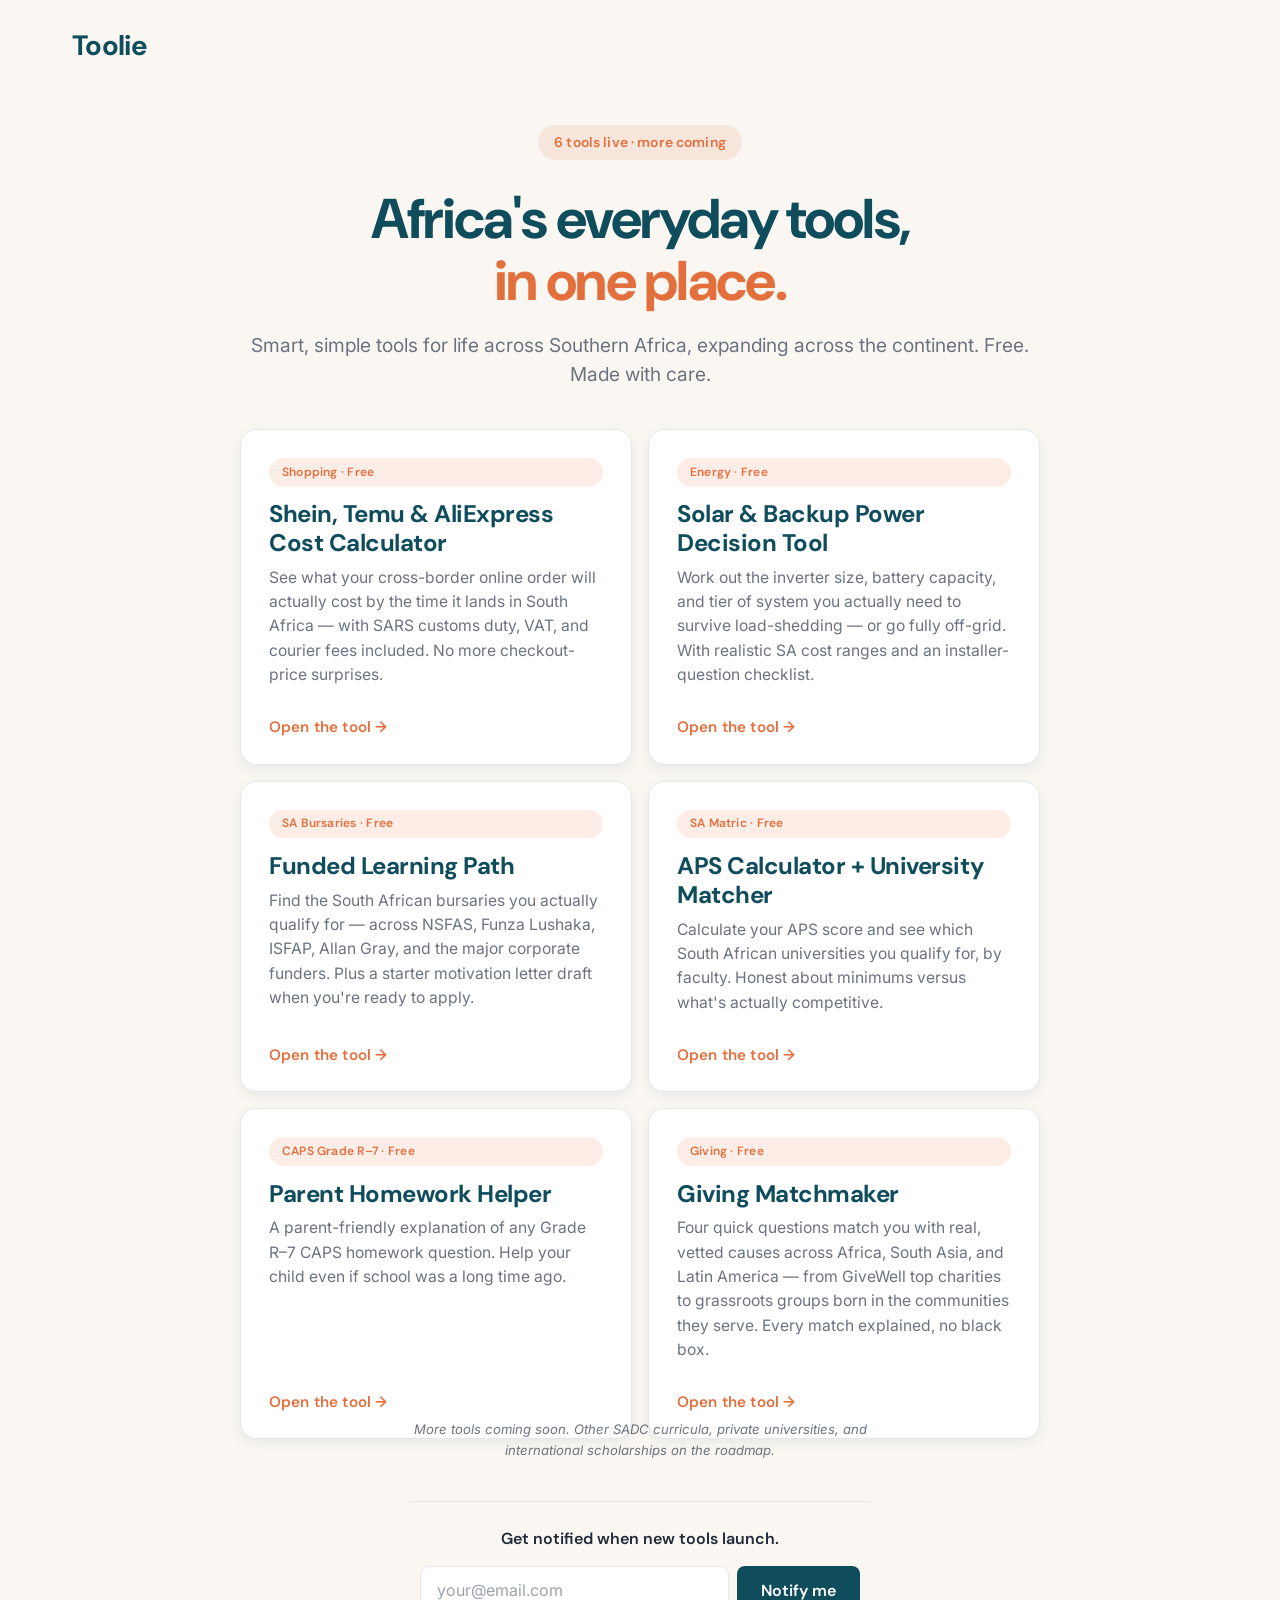
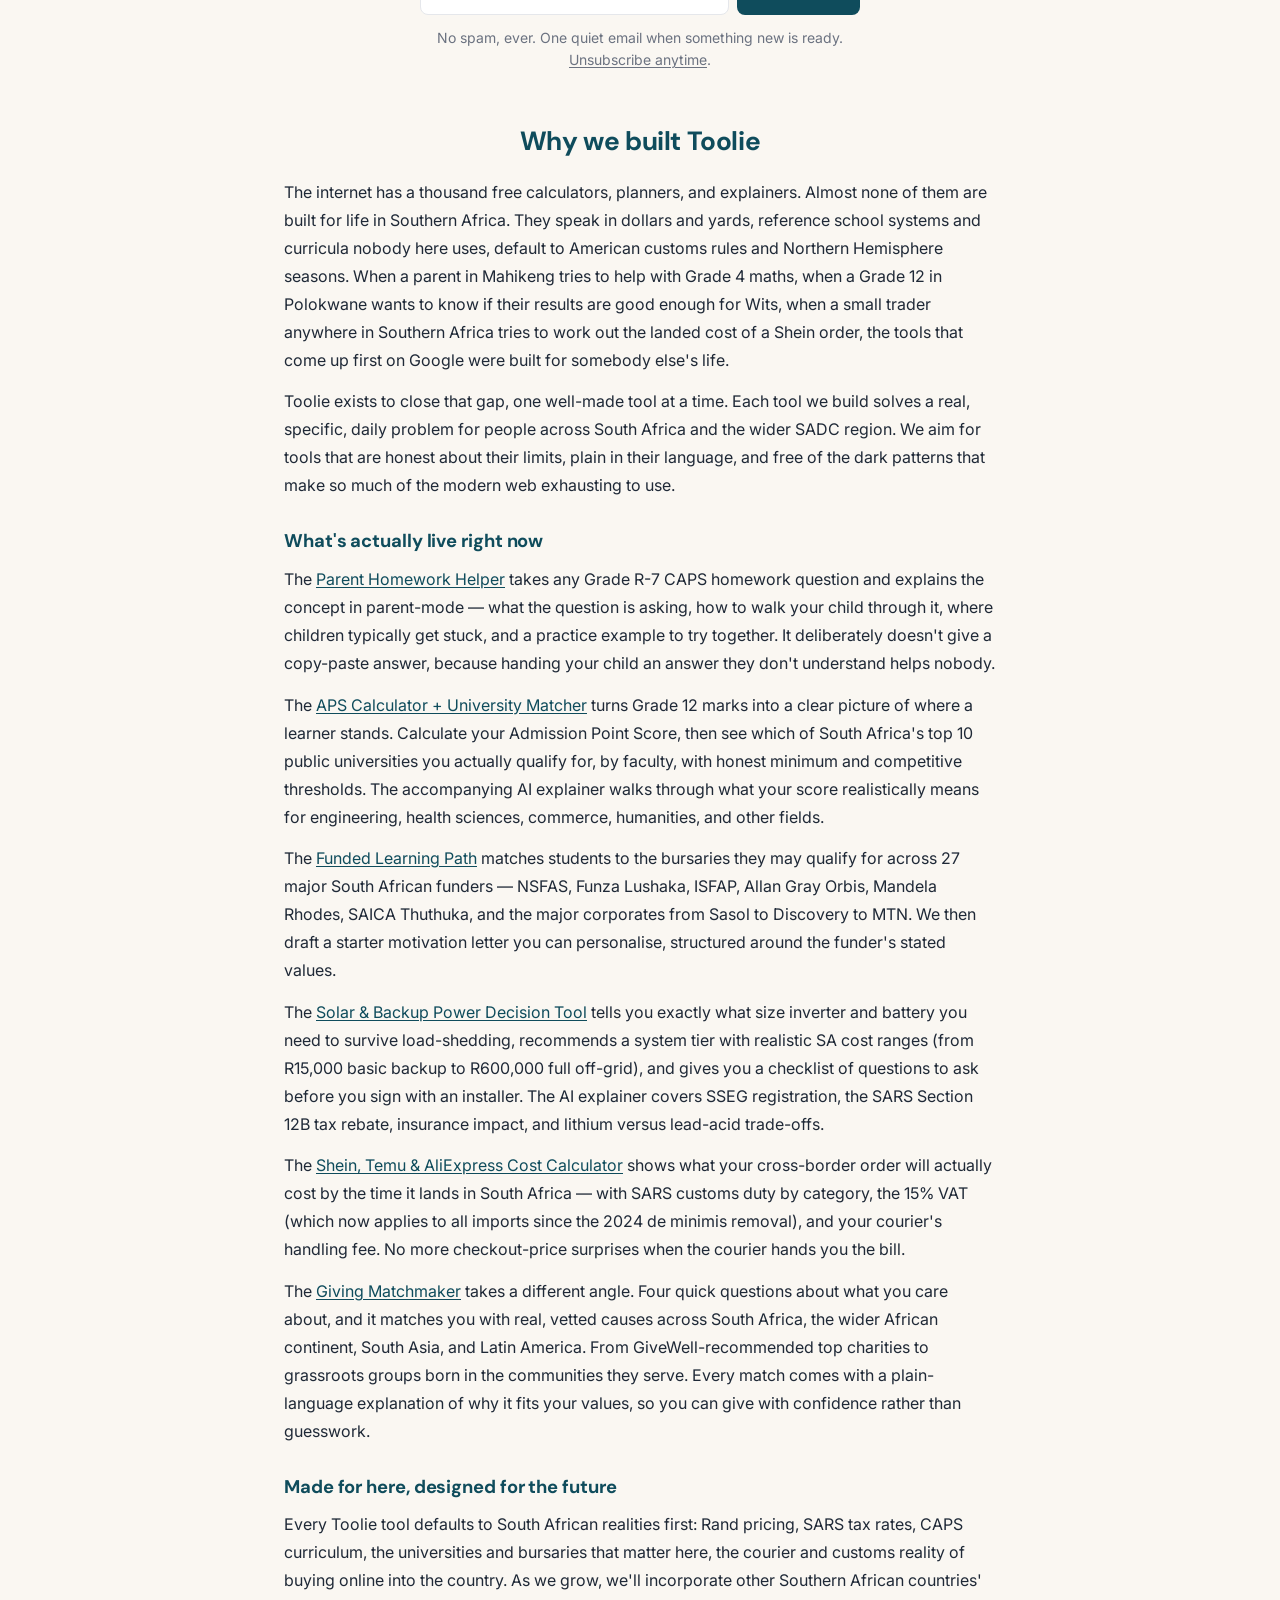
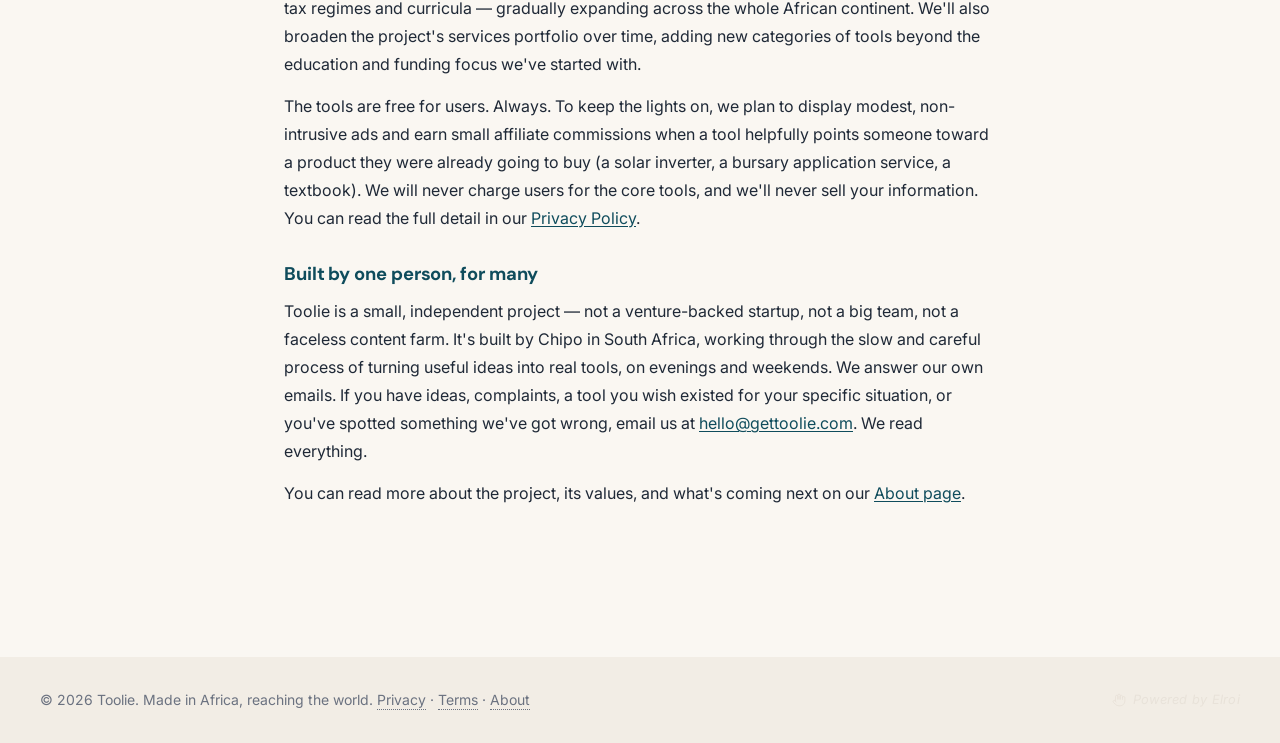
<file: index.html>
<!DOCTYPE html>
<html lang="en">
<head>
  <meta charset="UTF-8">
  <meta name="viewport" content="width=device-width, initial-scale=1.0">
  <title>Toolie — Africa's everyday tools, in one place</title>
  <meta name="description" content="Smart, simple tools for Southern African life. Calculators, planners, and decision-helpers — free, made with care.">
  <meta property="og:title" content="Toolie — Africa's everyday tools, in one place">
  <meta property="og:description" content="Smart, simple tools for Southern African life. Free, made with care.">
  <meta property="og:type" content="website">
  <meta property="og:url" content="https://gettoolie.com">
  <meta name="theme-color" content="#0F4C5C">
  <link rel="preconnect" href="https://fonts.googleapis.com">
  <link rel="preconnect" href="https://fonts.gstatic.com" crossorigin>
  <link href="https://fonts.googleapis.com/css2?family=DM+Sans:wght@500;600;700&family=Inter:wght@400;500&display=swap" rel="stylesheet">
  <link rel="stylesheet" href="style.css">
  <script async src="https://pagead2.googlesyndication.com/pagead/js/adsbygoogle.js?client=ca-pub-9742354292252484" crossorigin="anonymous"></script>
</head>
<body>

  <header class="site-header">
    <a href="/" class="logo" aria-label="Toolie home">Toolie</a>
  </header>

  <main>
    <section class="hero">
      <div class="hero-inner">
        <span class="status">6 tools live &middot; more coming</span>

        <h1>Africa's everyday tools,<br><span class="hl">in one place.</span></h1>

        <p class="lead">Smart, simple tools for life across Southern Africa, expanding across the continent. Free. Made with care.</p>

        <div class="tools-grid">
          <a class="featured-tool" href="/import" aria-label="Open the Shein, Temu and AliExpress landed cost calculator">
            <span class="featured-tool-pill">Shopping &middot; Free</span>
            <h2 class="featured-tool-title">Shein, Temu &amp; AliExpress Cost Calculator</h2>
            <p class="featured-tool-desc">See what your cross-border online order will actually cost by the time it lands in South Africa &mdash; with SARS customs duty, VAT, and courier fees included. No more checkout-price surprises.</p>
            <span class="featured-tool-cta">Open the tool &rarr;</span>
          </a>

          <a class="featured-tool" href="/solar" aria-label="Open the Solar and Backup Power Decision Tool">
            <span class="featured-tool-pill">Energy &middot; Free</span>
            <h2 class="featured-tool-title">Solar &amp; Backup Power Decision Tool</h2>
            <p class="featured-tool-desc">Work out the inverter size, battery capacity, and tier of system you actually need to survive load-shedding &mdash; or go fully off-grid. With realistic SA cost ranges and an installer-question checklist.</p>
            <span class="featured-tool-cta">Open the tool &rarr;</span>
          </a>

          <a class="featured-tool" href="/funding" aria-label="Open the Funded Learning Path bursary matcher">
            <span class="featured-tool-pill">SA Bursaries &middot; Free</span>
            <h2 class="featured-tool-title">Funded Learning Path</h2>
            <p class="featured-tool-desc">Find the South African bursaries you actually qualify for &mdash; across NSFAS, Funza Lushaka, ISFAP, Allan Gray, and the major corporate funders. Plus a starter motivation letter draft when you're ready to apply.</p>
            <span class="featured-tool-cta">Open the tool &rarr;</span>
          </a>

          <a class="featured-tool" href="/aps" aria-label="Open the APS Calculator and University Matcher">
            <span class="featured-tool-pill">SA Matric &middot; Free</span>
            <h2 class="featured-tool-title">APS Calculator + University Matcher</h2>
            <p class="featured-tool-desc">Calculate your APS score and see which South African universities you qualify for, by faculty. Honest about minimums versus what's actually competitive.</p>
            <span class="featured-tool-cta">Open the tool &rarr;</span>
          </a>

          <a class="featured-tool" href="/homework" aria-label="Open the Parent Homework Helper tool">
            <span class="featured-tool-pill">CAPS Grade R&ndash;7 &middot; Free</span>
            <h2 class="featured-tool-title">Parent Homework Helper</h2>
            <p class="featured-tool-desc">A parent-friendly explanation of any Grade R&ndash;7 CAPS homework question. Help your child even if school was a long time ago.</p>
            <span class="featured-tool-cta">Open the tool &rarr;</span>
          </a>

          <a class="featured-tool" href="/give" aria-label="Open the Giving Matchmaker donor discovery tool">
            <span class="featured-tool-pill">Giving &middot; Free</span>
            <h2 class="featured-tool-title">Giving Matchmaker</h2>
            <p class="featured-tool-desc">Four quick questions match you with real, vetted causes across Africa, South Asia, and Latin America &mdash; from GiveWell top charities to grassroots groups born in the communities they serve. Every match explained, no black box.</p>
            <span class="featured-tool-cta">Open the tool &rarr;</span>
          </a>
        </div>
        <p class="featured-tool-note">More tools coming soon. Other SADC curricula, private universities, and international scholarships on the roadmap.</p>

        <div class="signup-block">
          <div class="signup-confirmation" id="signupConfirmationPending" hidden>
            <div class="signup-confirmation-icon" aria-hidden="true">&check;</div>
            <div class="signup-confirmation-text">
              <p class="signup-confirmation-title">Almost there.</p>
              <p>We've sent a confirmation email to your inbox &mdash; click the link inside to finalise your subscription. Check your spam folder if you don't see it within a few minutes.</p>
            </div>
          </div>
          <div class="signup-confirmation" id="signupConfirmationDone" hidden>
            <div class="signup-confirmation-icon" aria-hidden="true">&check;</div>
            <div class="signup-confirmation-text">
              <p class="signup-confirmation-title">You're in.</p>
              <p>We'll email you when new Toolie tools launch &mdash; that's it. You can unsubscribe anytime using the unsubscribe link in any email we send, or by emailing <a href="mailto:hello@gettoolie.com">hello@gettoolie.com</a> directly.</p>
            </div>
          </div>
          <div id="signupFormBlock">
            <p class="signup-prompt">Get notified when new tools launch.</p>
            <form class="signup" action="https://app.kit.com/forms/9426183/subscriptions" method="post" data-sv-form="9426183" data-uid="20e616cd2a" data-format="inline" data-version="5">
              <label for="email" class="visually-hidden">Your email address</label>
              <input type="email" id="email" name="email_address" placeholder="your@email.com" required autocomplete="email">
              <button type="submit">Notify me</button>
            </form>
            <p class="form-note">No spam, ever. One quiet email when something new is ready. <a href="mailto:hello@gettoolie.com?subject=Unsubscribe%20me%20from%20Toolie%20launch%20list" class="form-note-link">Unsubscribe anytime</a>.</p>
          </div>
        </div>

        <script>
          (function() {
            var params = new URLSearchParams(window.location.search);
            var pending = document.getElementById("signupConfirmationPending");
            var done = document.getElementById("signupConfirmationDone");
            var formBlock = document.getElementById("signupFormBlock");

            if (params.get("signed-up") === "1") {
              if (pending) pending.hidden = false;
              if (formBlock) formBlock.style.display = "none";
            } else if (params.get("confirmed") === "1") {
              if (done) done.hidden = false;
              if (formBlock) formBlock.style.display = "none";
            }

            if ((params.get("signed-up") === "1" || params.get("confirmed") === "1") && window.history && window.history.replaceState) {
              window.history.replaceState({}, "", window.location.pathname);
            }
          })();
        </script>
      </div>
    </section>

    <section class="why-toolie">
      <h2>Why we built Toolie</h2>

      <p>The internet has a thousand free calculators, planners, and explainers. Almost none of them are built for life in Southern Africa. They speak in dollars and yards, reference school systems and curricula nobody here uses, default to American customs rules and Northern Hemisphere seasons. When a parent in Mahikeng tries to help with Grade 4 maths, when a Grade 12 in Polokwane wants to know if their results are good enough for Wits, when a small trader anywhere in Southern Africa tries to work out the landed cost of a Shein order, the tools that come up first on Google were built for somebody else's life.</p>

      <p>Toolie exists to close that gap, one well-made tool at a time. Each tool we build solves a real, specific, daily problem for people across South Africa and the wider SADC region. We aim for tools that are honest about their limits, plain in their language, and free of the dark patterns that make so much of the modern web exhausting to use.</p>

      <h3>What's actually live right now</h3>

      <p>The <a href="/homework">Parent Homework Helper</a> takes any Grade R-7 CAPS homework question and explains the concept in parent-mode — what the question is asking, how to walk your child through it, where children typically get stuck, and a practice example to try together. It deliberately doesn't give a copy-paste answer, because handing your child an answer they don't understand helps nobody.</p>

      <p>The <a href="/aps">APS Calculator + University Matcher</a> turns Grade 12 marks into a clear picture of where a learner stands. Calculate your Admission Point Score, then see which of South Africa's top 10 public universities you actually qualify for, by faculty, with honest minimum and competitive thresholds. The accompanying AI explainer walks through what your score realistically means for engineering, health sciences, commerce, humanities, and other fields.</p>

      <p>The <a href="/funding">Funded Learning Path</a> matches students to the bursaries they may qualify for across 27 major South African funders — NSFAS, Funza Lushaka, ISFAP, Allan Gray Orbis, Mandela Rhodes, SAICA Thuthuka, and the major corporates from Sasol to Discovery to MTN. We then draft a starter motivation letter you can personalise, structured around the funder's stated values.</p>

      <p>The <a href="/solar">Solar &amp; Backup Power Decision Tool</a> tells you exactly what size inverter and battery you need to survive load-shedding, recommends a system tier with realistic SA cost ranges (from R15,000 basic backup to R600,000 full off-grid), and gives you a checklist of questions to ask before you sign with an installer. The AI explainer covers SSEG registration, the SARS Section 12B tax rebate, insurance impact, and lithium versus lead-acid trade-offs.</p>

      <p>The <a href="/import">Shein, Temu &amp; AliExpress Cost Calculator</a> shows what your cross-border order will actually cost by the time it lands in South Africa — with SARS customs duty by category, the 15% VAT (which now applies to all imports since the 2024 de minimis removal), and your courier's handling fee. No more checkout-price surprises when the courier hands you the bill.</p>

      <p>The <a href="/give">Giving Matchmaker</a> takes a different angle. Four quick questions about what you care about, and it matches you with real, vetted causes across South Africa, the wider African continent, South Asia, and Latin America. From GiveWell-recommended top charities to grassroots groups born in the communities they serve. Every match comes with a plain-language explanation of why it fits your values, so you can give with confidence rather than guesswork.</p>

      <h3>Made for here, designed for the future</h3>

      <p>Every Toolie tool defaults to South African realities first: Rand pricing, SARS tax rates, CAPS curriculum, the universities and bursaries that matter here, the courier and customs reality of buying online into the country. As we grow, we'll incorporate other Southern African countries' tax regimes and curricula — gradually expanding across the whole African continent. We'll also broaden the project's services portfolio over time, adding new categories of tools beyond the education and funding focus we've started with.</p>

      <p>The tools are free for users. Always. To keep the lights on, we plan to display modest, non-intrusive ads and earn small affiliate commissions when a tool helpfully points someone toward a product they were already going to buy (a solar inverter, a bursary application service, a textbook). We will never charge users for the core tools, and we'll never sell your information. You can read the full detail in our <a href="/privacy">Privacy Policy</a>.</p>

      <h3>Built by one person, for many</h3>

      <p>Toolie is a small, independent project — not a venture-backed startup, not a big team, not a faceless content farm. It's built by Chipo in South Africa, working through the slow and careful process of turning useful ideas into real tools, on evenings and weekends. We answer our own emails. If you have ideas, complaints, a tool you wish existed for your specific situation, or you've spotted something we've got wrong, email us at <a href="mailto:hello@gettoolie.com">hello@gettoolie.com</a>. We read everything.</p>

      <p>You can read more about the project, its values, and what's coming next on our <a href="/about">About page</a>.</p>
    </section>
  </main>

  <footer class="site-footer">
    <div class="footer-inner">
      <p class="copyright">&copy; 2026 Toolie. Made in Africa, reaching the world. <a href="/privacy" class="footer-link">Privacy</a> &middot; <a href="/terms" class="footer-link">Terms</a> &middot; <a href="/about" class="footer-link">About</a></p>
      <p class="elroi-credit" tabindex="0" aria-label="Powered by Elroi">
        <svg class="hand-icon" viewBox="0 0 24 24" fill="none" stroke="currentColor" stroke-width="1.5" stroke-linecap="round" stroke-linejoin="round" aria-hidden="true">
          <path d="M18 11V6a2 2 0 0 0-4 0v5"/>
          <path d="M14 10V4a2 2 0 0 0-4 0v6"/>
          <path d="M10 10.5V6a2 2 0 0 0-4 0v8"/>
          <path d="M18 8a2 2 0 1 1 4 0v6a8 8 0 0 1-8 8h-2c-2.8 0-4.5-.86-5.99-2.34l-3.6-3.6a2 2 0 0 1 2.83-2.82L7 15"/>
        </svg>
        <span>Powered by Elroi</span>
      </p>
    </div>
  </footer>

</body>
</html>
</file>
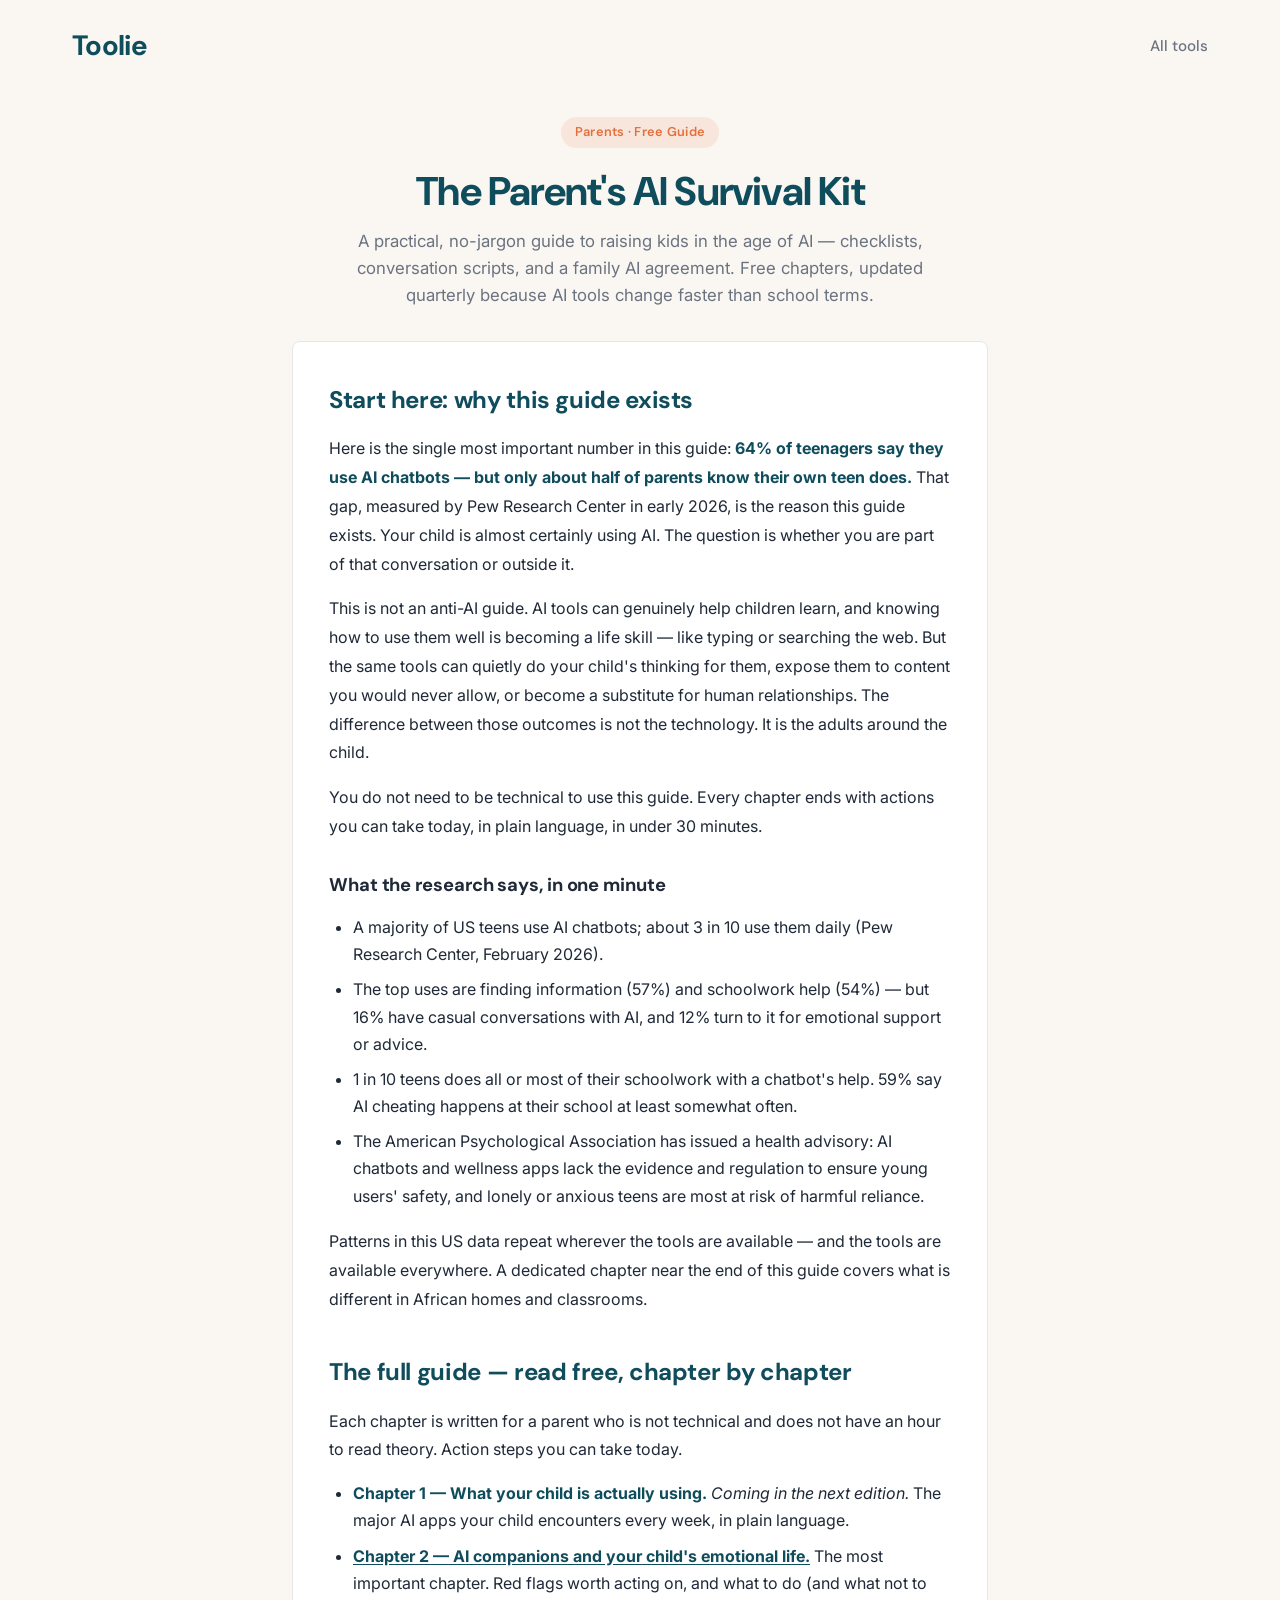
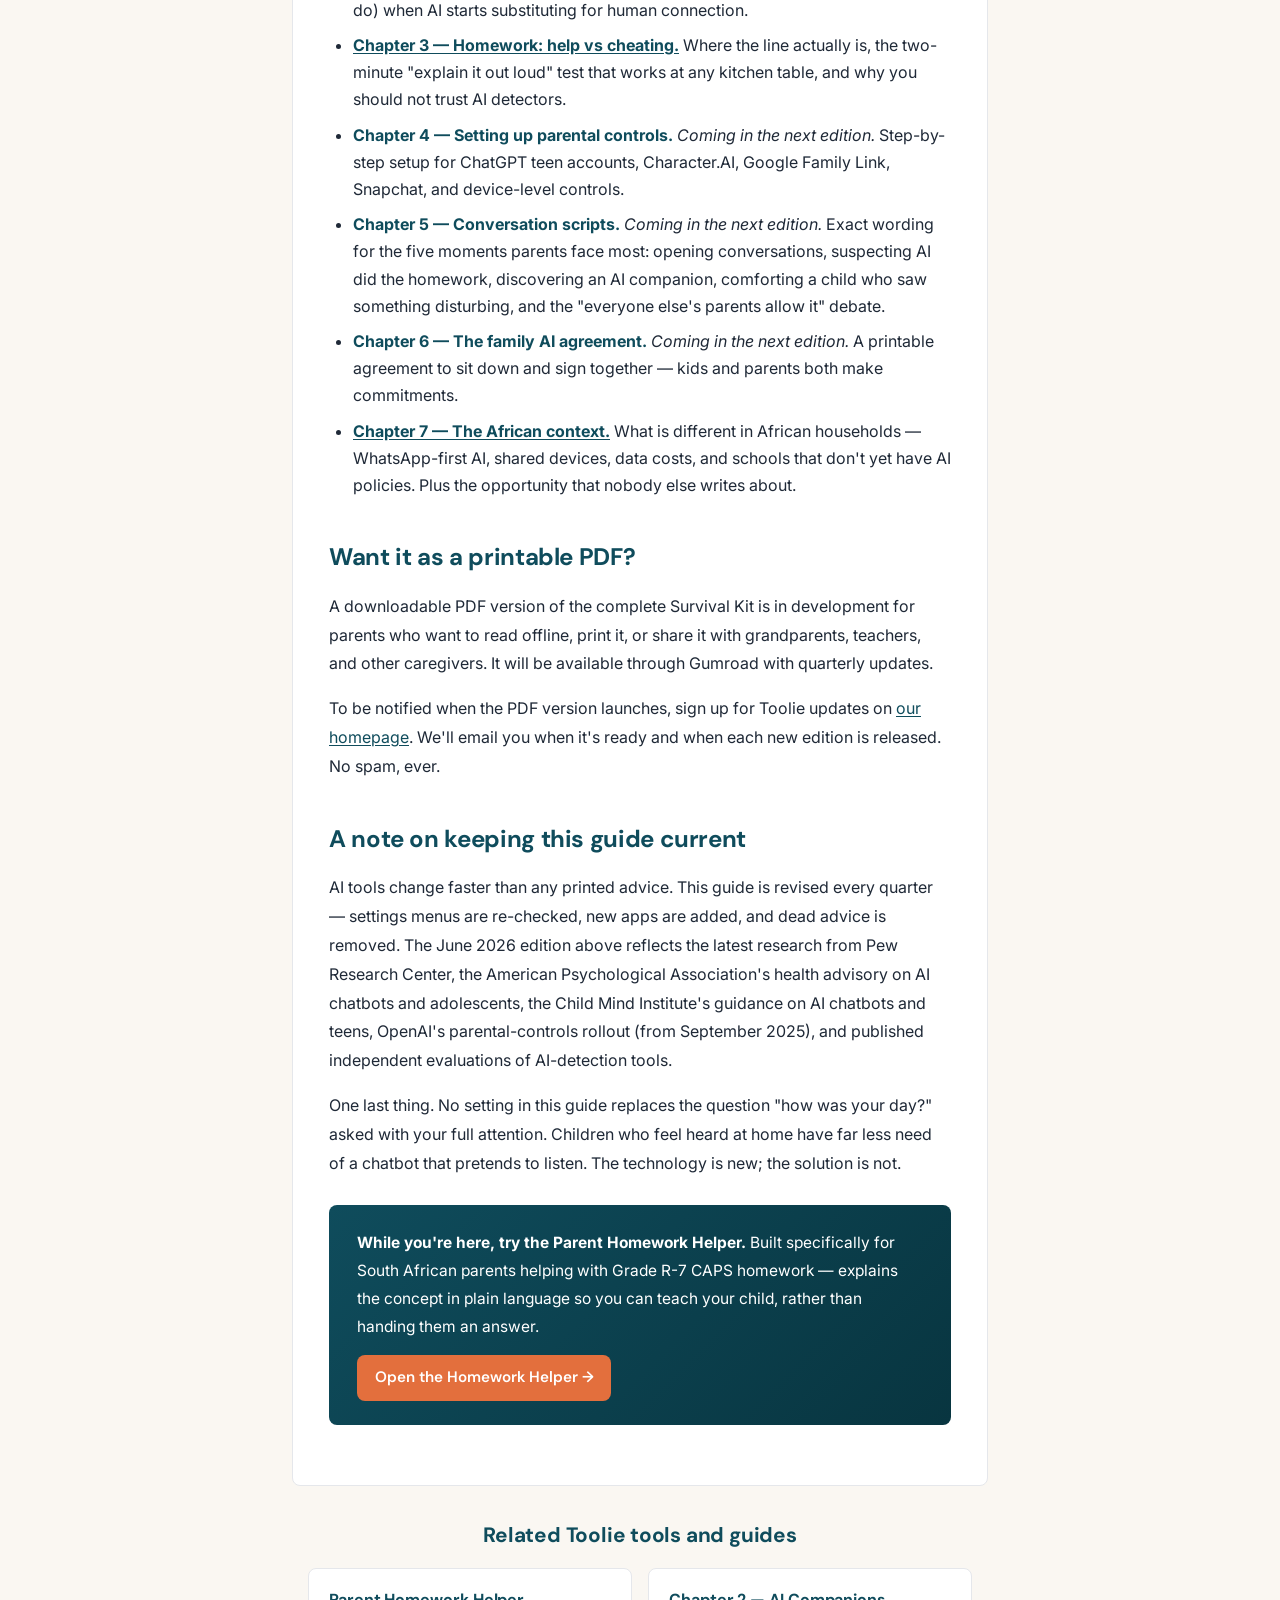
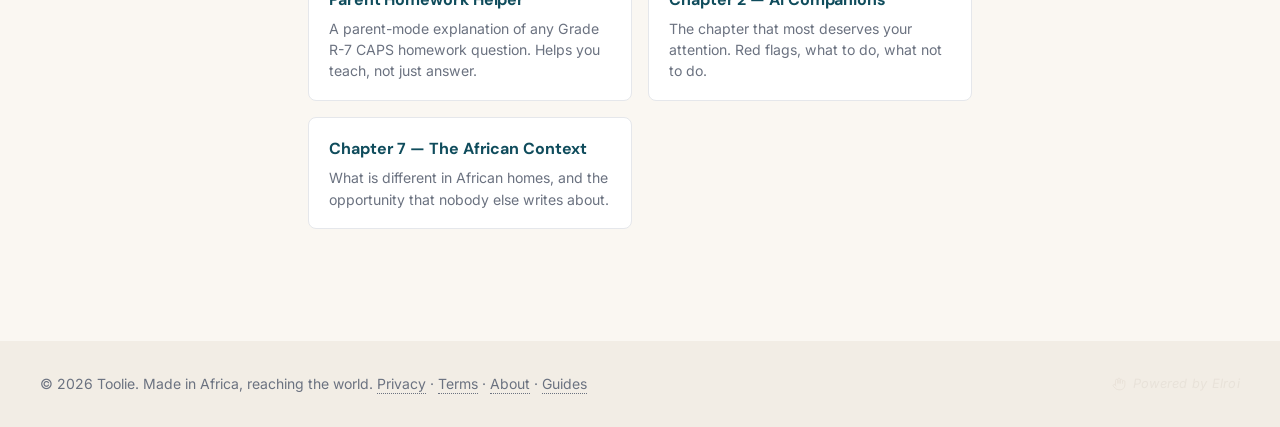
<file: parents/index.html>
<!DOCTYPE html>
<html lang="en">
<head>
  <meta charset="UTF-8">
  <meta name="viewport" content="width=device-width, initial-scale=1.0">
  <title>The Parent's AI Survival Kit — Toolie</title>
  <meta name="description" content="A practical, no-jargon guide to raising kids in the age of AI. Free chapters covering AI companions, homework, parental controls, and the African context. Updated quarterly.">
  <meta property="og:title" content="The Parent's AI Survival Kit — Toolie">
  <meta property="og:description" content="Practical guide to raising kids in the age of AI. Free chapters, updated quarterly.">
  <meta property="og:type" content="website">
  <meta property="og:url" content="https://gettoolie.com/parents">
  <meta name="theme-color" content="#0F4C5C">
  <link rel="preconnect" href="https://fonts.googleapis.com">
  <link rel="preconnect" href="https://fonts.gstatic.com" crossorigin>
  <link href="https://fonts.googleapis.com/css2?family=DM+Sans:wght@500;600;700&family=Inter:wght@400;500&display=swap" rel="stylesheet">
  <link rel="stylesheet" href="../style.css">
  <script async src="https://pagead2.googlesyndication.com/pagead/js/adsbygoogle.js?client=ca-pub-9742354292252484" crossorigin="anonymous"></script>
</head>
<body>

  <header class="site-header tool-header">
    <a href="/" class="logo" aria-label="Toolie home">Toolie</a>
    <nav class="tool-nav">
      <a href="/" class="nav-link">All tools</a>
    </nav>
  </header>

  <main class="tool-main">
    <section class="tool-hero">
      <span class="tool-pill">Parents &middot; Free Guide</span>
      <h1 class="tool-title">The Parent's AI Survival Kit</h1>
      <p class="tool-subtitle">A practical, no-jargon guide to raising kids in the age of AI &mdash; checklists, conversation scripts, and a family AI agreement. Free chapters, updated quarterly because AI tools change faster than school terms.</p>
    </section>

    <article class="guide-body">
      <h2>Start here: why this guide exists</h2>

      <p>Here is the single most important number in this guide: <strong>64% of teenagers say they use AI chatbots — but only about half of parents know their own teen does.</strong> That gap, measured by Pew Research Center in early 2026, is the reason this guide exists. Your child is almost certainly using AI. The question is whether you are part of that conversation or outside it.</p>

      <p>This is not an anti-AI guide. AI tools can genuinely help children learn, and knowing how to use them well is becoming a life skill — like typing or searching the web. But the same tools can quietly do your child's thinking for them, expose them to content you would never allow, or become a substitute for human relationships. The difference between those outcomes is not the technology. It is the adults around the child.</p>

      <p>You do not need to be technical to use this guide. Every chapter ends with actions you can take today, in plain language, in under 30 minutes.</p>

      <h3>What the research says, in one minute</h3>

      <ul>
        <li>A majority of US teens use AI chatbots; about 3 in 10 use them daily (Pew Research Center, February 2026).</li>
        <li>The top uses are finding information (57%) and schoolwork help (54%) — but 16% have casual conversations with AI, and 12% turn to it for emotional support or advice.</li>
        <li>1 in 10 teens does all or most of their schoolwork with a chatbot's help. 59% say AI cheating happens at their school at least somewhat often.</li>
        <li>The American Psychological Association has issued a health advisory: AI chatbots and wellness apps lack the evidence and regulation to ensure young users' safety, and lonely or anxious teens are most at risk of harmful reliance.</li>
      </ul>

      <p>Patterns in this US data repeat wherever the tools are available — and the tools are available everywhere. A dedicated chapter near the end of this guide covers what is different in African homes and classrooms.</p>

      <h2>The full guide — read free, chapter by chapter</h2>

      <p>Each chapter is written for a parent who is not technical and does not have an hour to read theory. Action steps you can take today.</p>

      <ul>
        <li><strong>Chapter 1 — What your child is actually using.</strong> <em>Coming in the next edition.</em> The major AI apps your child encounters every week, in plain language.</li>
        <li><a href="/parents/ai-companions"><strong>Chapter 2 — AI companions and your child's emotional life.</strong></a> The most important chapter. Red flags worth acting on, and what to do (and what not to do) when AI starts substituting for human connection.</li>
        <li><a href="/parents/homework-help-vs-cheating"><strong>Chapter 3 — Homework: help vs cheating.</strong></a> Where the line actually is, the two-minute "explain it out loud" test that works at any kitchen table, and why you should not trust AI detectors.</li>
        <li><strong>Chapter 4 — Setting up parental controls.</strong> <em>Coming in the next edition.</em> Step-by-step setup for ChatGPT teen accounts, Character.AI, Google Family Link, Snapchat, and device-level controls.</li>
        <li><strong>Chapter 5 — Conversation scripts.</strong> <em>Coming in the next edition.</em> Exact wording for the five moments parents face most: opening conversations, suspecting AI did the homework, discovering an AI companion, comforting a child who saw something disturbing, and the "everyone else's parents allow it" debate.</li>
        <li><strong>Chapter 6 — The family AI agreement.</strong> <em>Coming in the next edition.</em> A printable agreement to sit down and sign together — kids and parents both make commitments.</li>
        <li><a href="/parents/african-context"><strong>Chapter 7 — The African context.</strong></a> What is different in African households — WhatsApp-first AI, shared devices, data costs, and schools that don't yet have AI policies. Plus the opportunity that nobody else writes about.</li>
      </ul>

      <h2>Want it as a printable PDF?</h2>

      <p>A downloadable PDF version of the complete Survival Kit is in development for parents who want to read offline, print it, or share it with grandparents, teachers, and other caregivers. It will be available through Gumroad with quarterly updates.</p>

      <p>To be notified when the PDF version launches, sign up for Toolie updates on <a href="/">our homepage</a>. We'll email you when it's ready and when each new edition is released. No spam, ever.</p>

      <h2>A note on keeping this guide current</h2>

      <p>AI tools change faster than any printed advice. This guide is revised every quarter — settings menus are re-checked, new apps are added, and dead advice is removed. The June 2026 edition above reflects the latest research from Pew Research Center, the American Psychological Association's health advisory on AI chatbots and adolescents, the Child Mind Institute's guidance on AI chatbots and teens, OpenAI's parental-controls rollout (from September 2025), and published independent evaluations of AI-detection tools.</p>

      <p>One last thing. No setting in this guide replaces the question "how was your day?" asked with your full attention. Children who feel heard at home have far less need of a chatbot that pretends to listen. The technology is new; the solution is not.</p>

      <div class="guide-callout">
        <p><strong>While you're here, try the Parent Homework Helper.</strong> Built specifically for South African parents helping with Grade R-7 CAPS homework — explains the concept in plain language so you can teach your child, rather than handing them an answer.</p>
        <p><a href="/homework" class="guide-callout-button">Open the Homework Helper &rarr;</a></p>
      </div>
    </article>

    <section class="guide-related">
      <h2>Related Toolie tools and guides</h2>
      <div class="guide-related-grid">
        <a href="/homework" class="guide-related-card">
          <h3>Parent Homework Helper</h3>
          <p>A parent-mode explanation of any Grade R-7 CAPS homework question. Helps you teach, not just answer.</p>
        </a>
        <a href="/parents/ai-companions" class="guide-related-card">
          <h3>Chapter 2 — AI Companions</h3>
          <p>The chapter that most deserves your attention. Red flags, what to do, what not to do.</p>
        </a>
        <a href="/parents/african-context" class="guide-related-card">
          <h3>Chapter 7 — The African Context</h3>
          <p>What is different in African homes, and the opportunity that nobody else writes about.</p>
        </a>
      </div>
    </section>
  </main>

  <footer class="site-footer">
    <div class="footer-inner">
      <p class="copyright">&copy; 2026 Toolie. Made in Africa, reaching the world. <a href="/privacy" class="footer-link">Privacy</a> &middot; <a href="/terms" class="footer-link">Terms</a> &middot; <a href="/about" class="footer-link">About</a> &middot; <a href="/guides" class="footer-link">Guides</a></p>
      <p class="elroi-credit" tabindex="0" aria-label="Powered by Elroi">
        <svg class="hand-icon" viewBox="0 0 24 24" fill="none" stroke="currentColor" stroke-width="1.5" stroke-linecap="round" stroke-linejoin="round" aria-hidden="true">
          <path d="M18 11V6a2 2 0 0 0-4 0v5"/>
          <path d="M14 10V4a2 2 0 0 0-4 0v6"/>
          <path d="M10 10.5V6a2 2 0 0 0-4 0v8"/>
          <path d="M18 8a2 2 0 1 1 4 0v6a8 8 0 0 1-8 8h-2c-2.8 0-4.5-.86-5.99-2.34l-3.6-3.6a2 2 0 0 1 2.83-2.82L7 15"/>
        </svg>
        <span>Powered by Elroi</span>
      </p>
    </div>
  </footer>

</body>
</html>
</file>
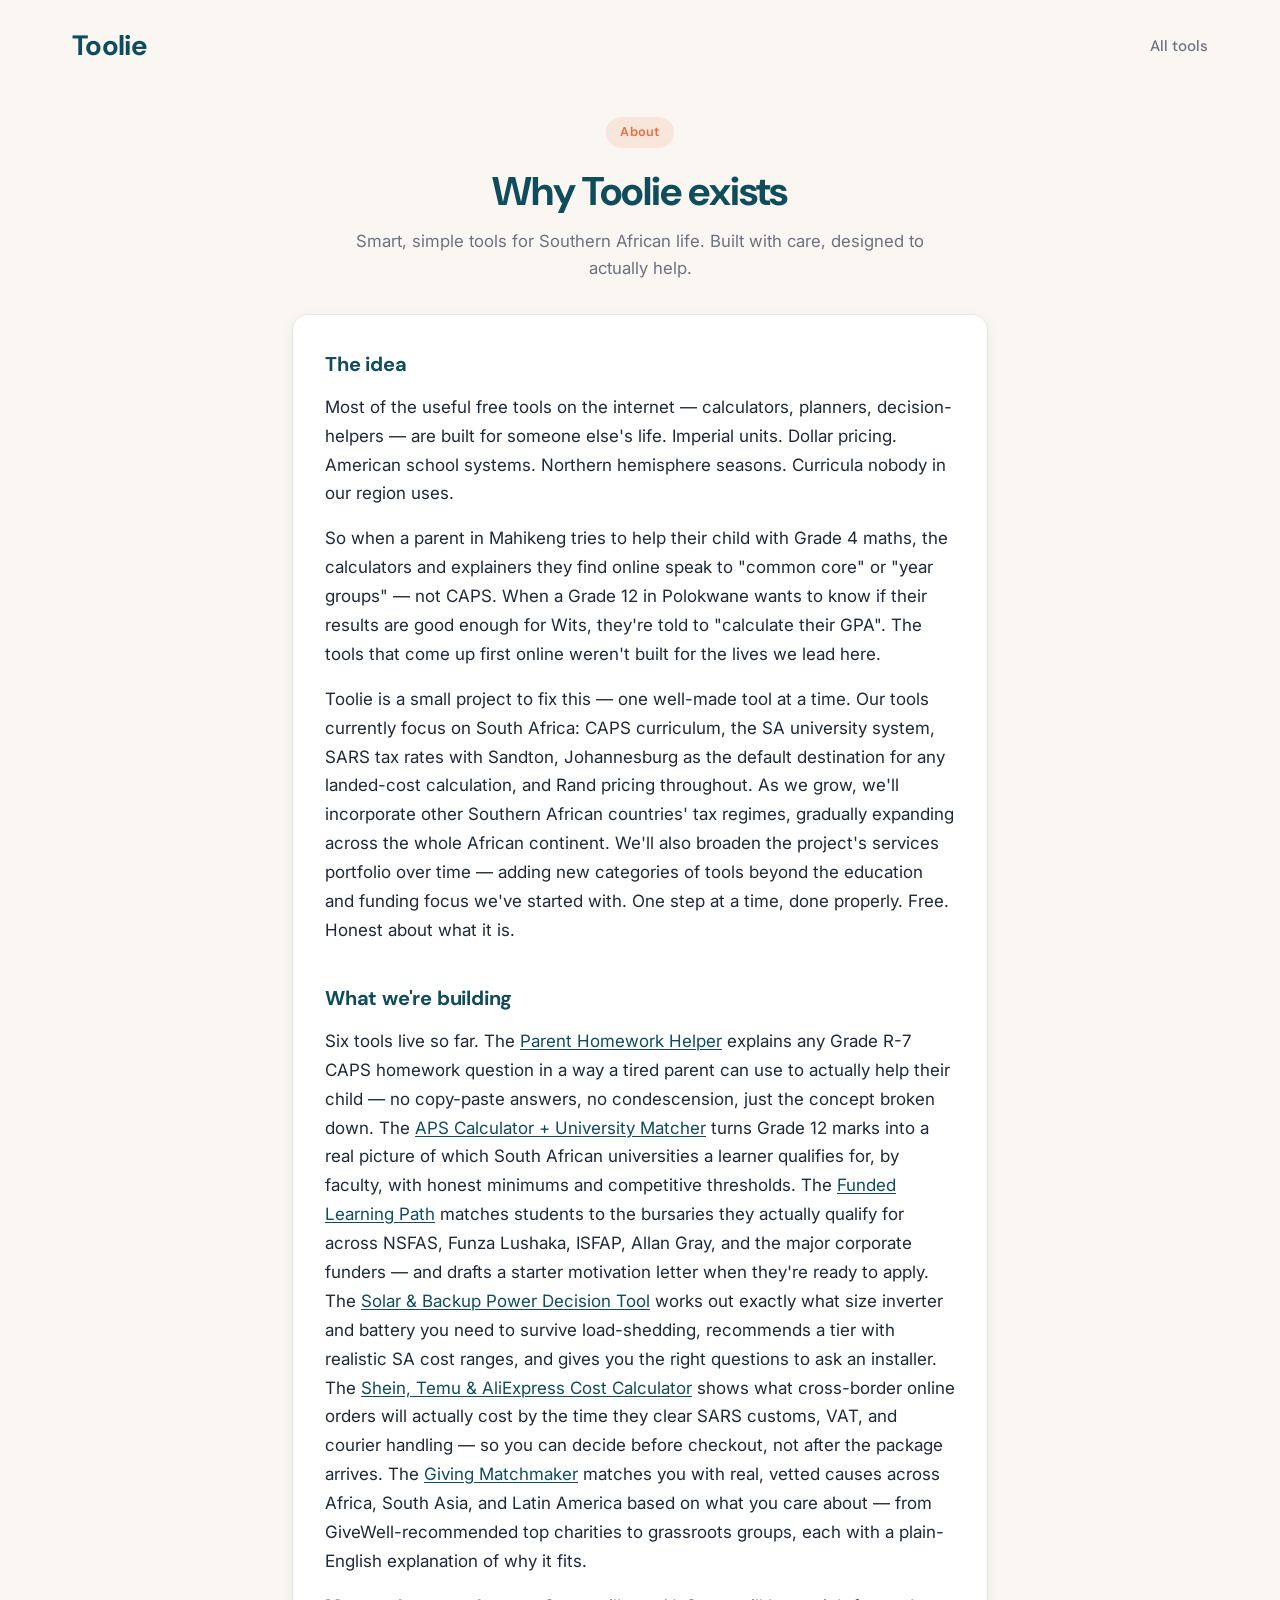
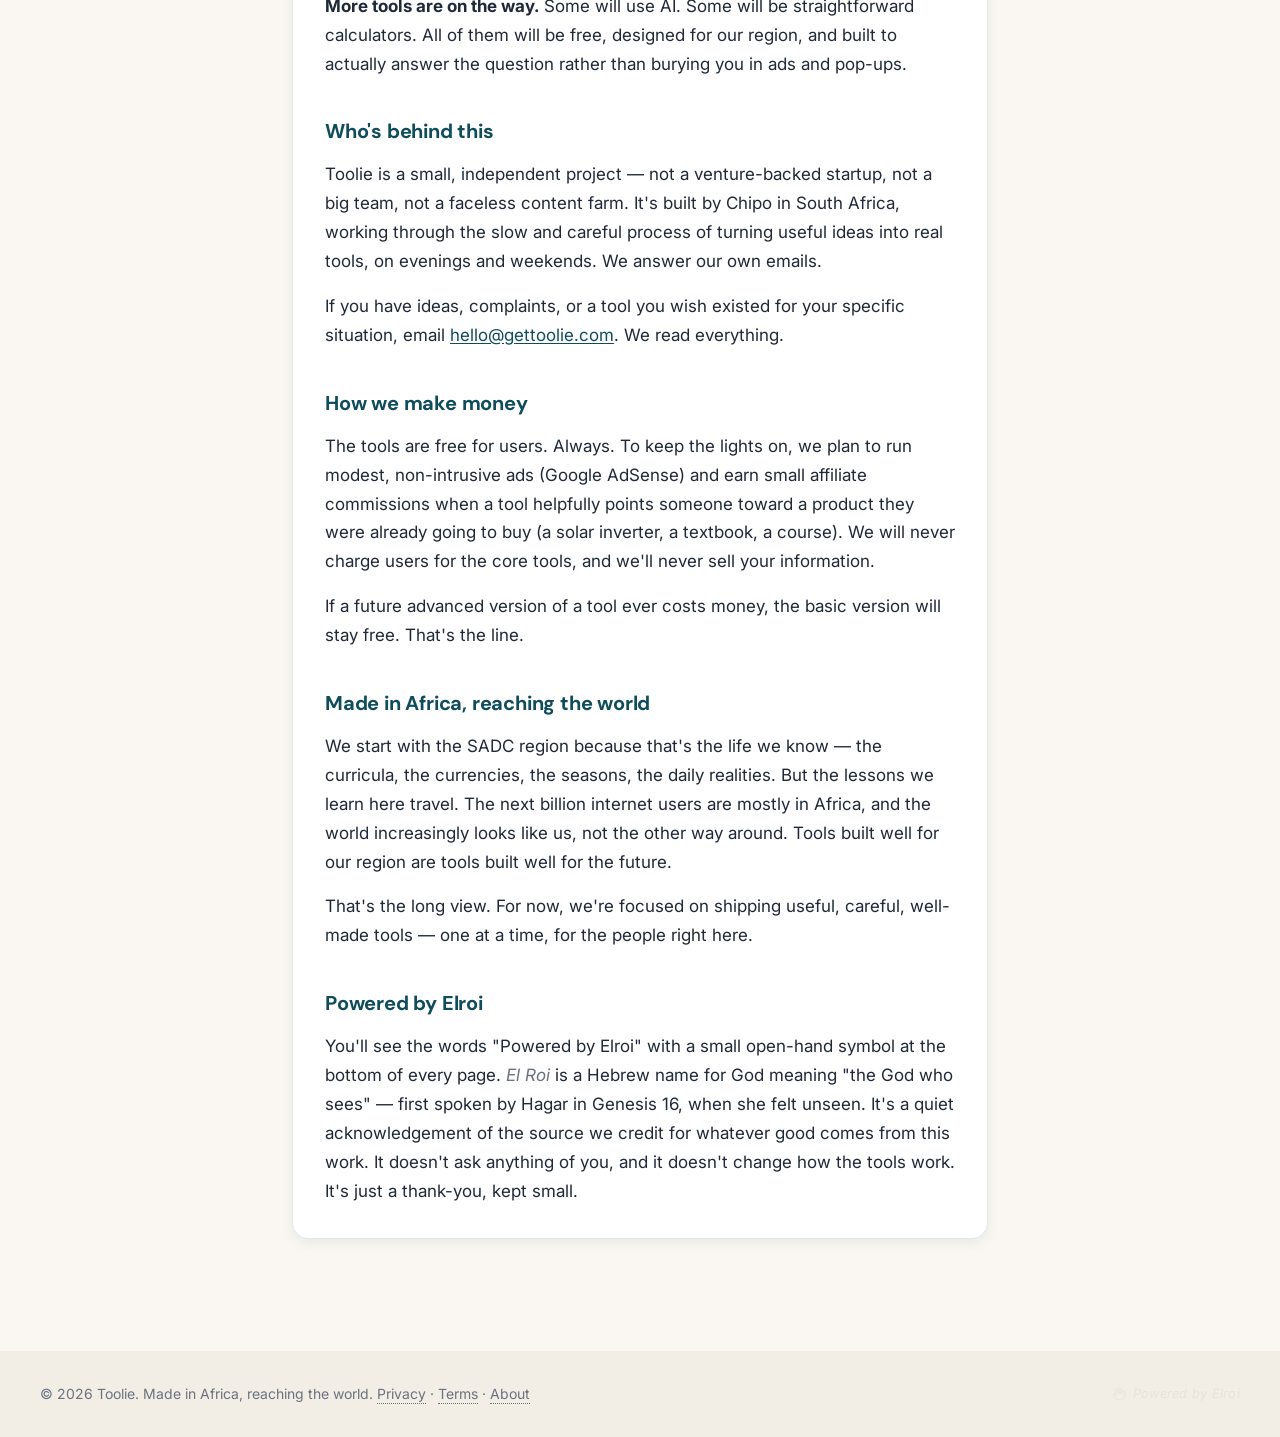
<file: about.html>
<!DOCTYPE html>
<html lang="en">
<head>
  <meta charset="UTF-8">
  <meta name="viewport" content="width=device-width, initial-scale=1.0">
  <title>About Toolie — Africa's everyday tools, in one place</title>
  <meta name="description" content="Why Toolie exists, who's behind it, and where it's going. Built in South Africa, designed for the SADC region.">
  <meta property="og:title" content="About Toolie">
  <meta property="og:description" content="Built in South Africa, designed for the SADC region.">
  <meta property="og:type" content="website">
  <meta property="og:url" content="https://gettoolie.com/about">
  <meta name="theme-color" content="#0F4C5C">
  <link rel="preconnect" href="https://fonts.googleapis.com">
  <link rel="preconnect" href="https://fonts.gstatic.com" crossorigin>
  <link href="https://fonts.googleapis.com/css2?family=DM+Sans:wght@500;600;700&family=Inter:wght@400;500&display=swap" rel="stylesheet">
  <link rel="stylesheet" href="style.css">
  <script async src="https://pagead2.googlesyndication.com/pagead/js/adsbygoogle.js?client=ca-pub-9742354292252484" crossorigin="anonymous"></script>
</head>
<body>

  <header class="site-header tool-header">
    <a href="/" class="logo" aria-label="Toolie home">Toolie</a>
    <nav class="tool-nav">
      <a href="/" class="nav-link">All tools</a>
    </nav>
  </header>

  <main class="tool-main">
    <section class="tool-hero">
      <span class="tool-pill">About</span>
      <h1 class="tool-title">Why Toolie exists</h1>
      <p class="tool-subtitle">Smart, simple tools for Southern African life. Built with care, designed to actually help.</p>
    </section>

    <section class="tool-card legal-content">
      <h2>The idea</h2>
      <p>Most of the useful free tools on the internet — calculators, planners, decision-helpers — are built for someone else's life. Imperial units. Dollar pricing. American school systems. Northern hemisphere seasons. Curricula nobody in our region uses.</p>

      <p>So when a parent in Mahikeng tries to help their child with Grade 4 maths, the calculators and explainers they find online speak to "common core" or "year groups" — not CAPS. When a Grade 12 in Polokwane wants to know if their results are good enough for Wits, they're told to "calculate their GPA". The tools that come up first online weren't built for the lives we lead here.</p>

      <p>Toolie is a small project to fix this — one well-made tool at a time. Our tools currently focus on South Africa: CAPS curriculum, the SA university system, SARS tax rates with Sandton, Johannesburg as the default destination for any landed-cost calculation, and Rand pricing throughout. As we grow, we'll incorporate other Southern African countries' tax regimes, gradually expanding across the whole African continent. We'll also broaden the project's services portfolio over time — adding new categories of tools beyond the education and funding focus we've started with. One step at a time, done properly. Free. Honest about what it is.</p>

      <h2>What we're building</h2>
      <p>Six tools live so far. The <a href="/homework">Parent Homework Helper</a> explains any Grade R-7 CAPS homework question in a way a tired parent can use to actually help their child — no copy-paste answers, no condescension, just the concept broken down. The <a href="/aps">APS Calculator + University Matcher</a> turns Grade 12 marks into a real picture of which South African universities a learner qualifies for, by faculty, with honest minimums and competitive thresholds. The <a href="/funding">Funded Learning Path</a> matches students to the bursaries they actually qualify for across NSFAS, Funza Lushaka, ISFAP, Allan Gray, and the major corporate funders — and drafts a starter motivation letter when they're ready to apply. The <a href="/solar">Solar &amp; Backup Power Decision Tool</a> works out exactly what size inverter and battery you need to survive load-shedding, recommends a tier with realistic SA cost ranges, and gives you the right questions to ask an installer. The <a href="/import">Shein, Temu &amp; AliExpress Cost Calculator</a> shows what cross-border online orders will actually cost by the time they clear SARS customs, VAT, and courier handling — so you can decide before checkout, not after the package arrives. The <a href="/give">Giving Matchmaker</a> matches you with real, vetted causes across Africa, South Asia, and Latin America based on what you care about — from GiveWell-recommended top charities to grassroots groups, each with a plain-English explanation of why it fits.</p>

      <p><strong>More tools are on the way.</strong> Some will use AI. Some will be straightforward calculators. All of them will be free, designed for our region, and built to actually answer the question rather than burying you in ads and pop-ups.</p>

      <h2>Who's behind this</h2>
      <p>Toolie is a small, independent project — not a venture-backed startup, not a big team, not a faceless content farm. It's built by Chipo in South Africa, working through the slow and careful process of turning useful ideas into real tools, on evenings and weekends. We answer our own emails.</p>

      <p>If you have ideas, complaints, or a tool you wish existed for your specific situation, email <a href="mailto:hello@gettoolie.com">hello@gettoolie.com</a>. We read everything.</p>

      <h2>How we make money</h2>
      <p>The tools are free for users. Always. To keep the lights on, we plan to run modest, non-intrusive ads (Google AdSense) and earn small affiliate commissions when a tool helpfully points someone toward a product they were already going to buy (a solar inverter, a textbook, a course). We will never charge users for the core tools, and we'll never sell your information.</p>

      <p>If a future advanced version of a tool ever costs money, the basic version will stay free. That's the line.</p>

      <h2>Made in Africa, reaching the world</h2>
      <p>We start with the SADC region because that's the life we know — the curricula, the currencies, the seasons, the daily realities. But the lessons we learn here travel. The next billion internet users are mostly in Africa, and the world increasingly looks like us, not the other way around. Tools built well for our region are tools built well for the future.</p>

      <p>That's the long view. For now, we're focused on shipping useful, careful, well-made tools — one at a time, for the people right here.</p>

      <h2>Powered by Elroi</h2>
      <p>You'll see the words "Powered by Elroi" with a small open-hand symbol at the bottom of every page. <em>El Roi</em> is a Hebrew name for God meaning "the God who sees" — first spoken by Hagar in Genesis 16, when she felt unseen. It's a quiet acknowledgement of the source we credit for whatever good comes from this work. It doesn't ask anything of you, and it doesn't change how the tools work. It's just a thank-you, kept small.</p>
    </section>
  </main>

  <footer class="site-footer">
    <div class="footer-inner">
      <p class="copyright">&copy; 2026 Toolie. Made in Africa, reaching the world. <a href="/privacy" class="footer-link">Privacy</a> &middot; <a href="/terms" class="footer-link">Terms</a> &middot; <a href="/about" class="footer-link">About</a></p>
      <p class="elroi-credit" tabindex="0" aria-label="Powered by Elroi">
        <svg class="hand-icon" viewBox="0 0 24 24" fill="none" stroke="currentColor" stroke-width="1.5" stroke-linecap="round" stroke-linejoin="round" aria-hidden="true">
          <path d="M18 11V6a2 2 0 0 0-4 0v5"/>
          <path d="M14 10V4a2 2 0 0 0-4 0v6"/>
          <path d="M10 10.5V6a2 2 0 0 0-4 0v8"/>
          <path d="M18 8a2 2 0 1 1 4 0v6a8 8 0 0 1-8 8h-2c-2.8 0-4.5-.86-5.99-2.34l-3.6-3.6a2 2 0 0 1 2.83-2.82L7 15"/>
        </svg>
        <span>Powered by Elroi</span>
      </p>
    </div>
  </footer>

</body>
</html>
</file>
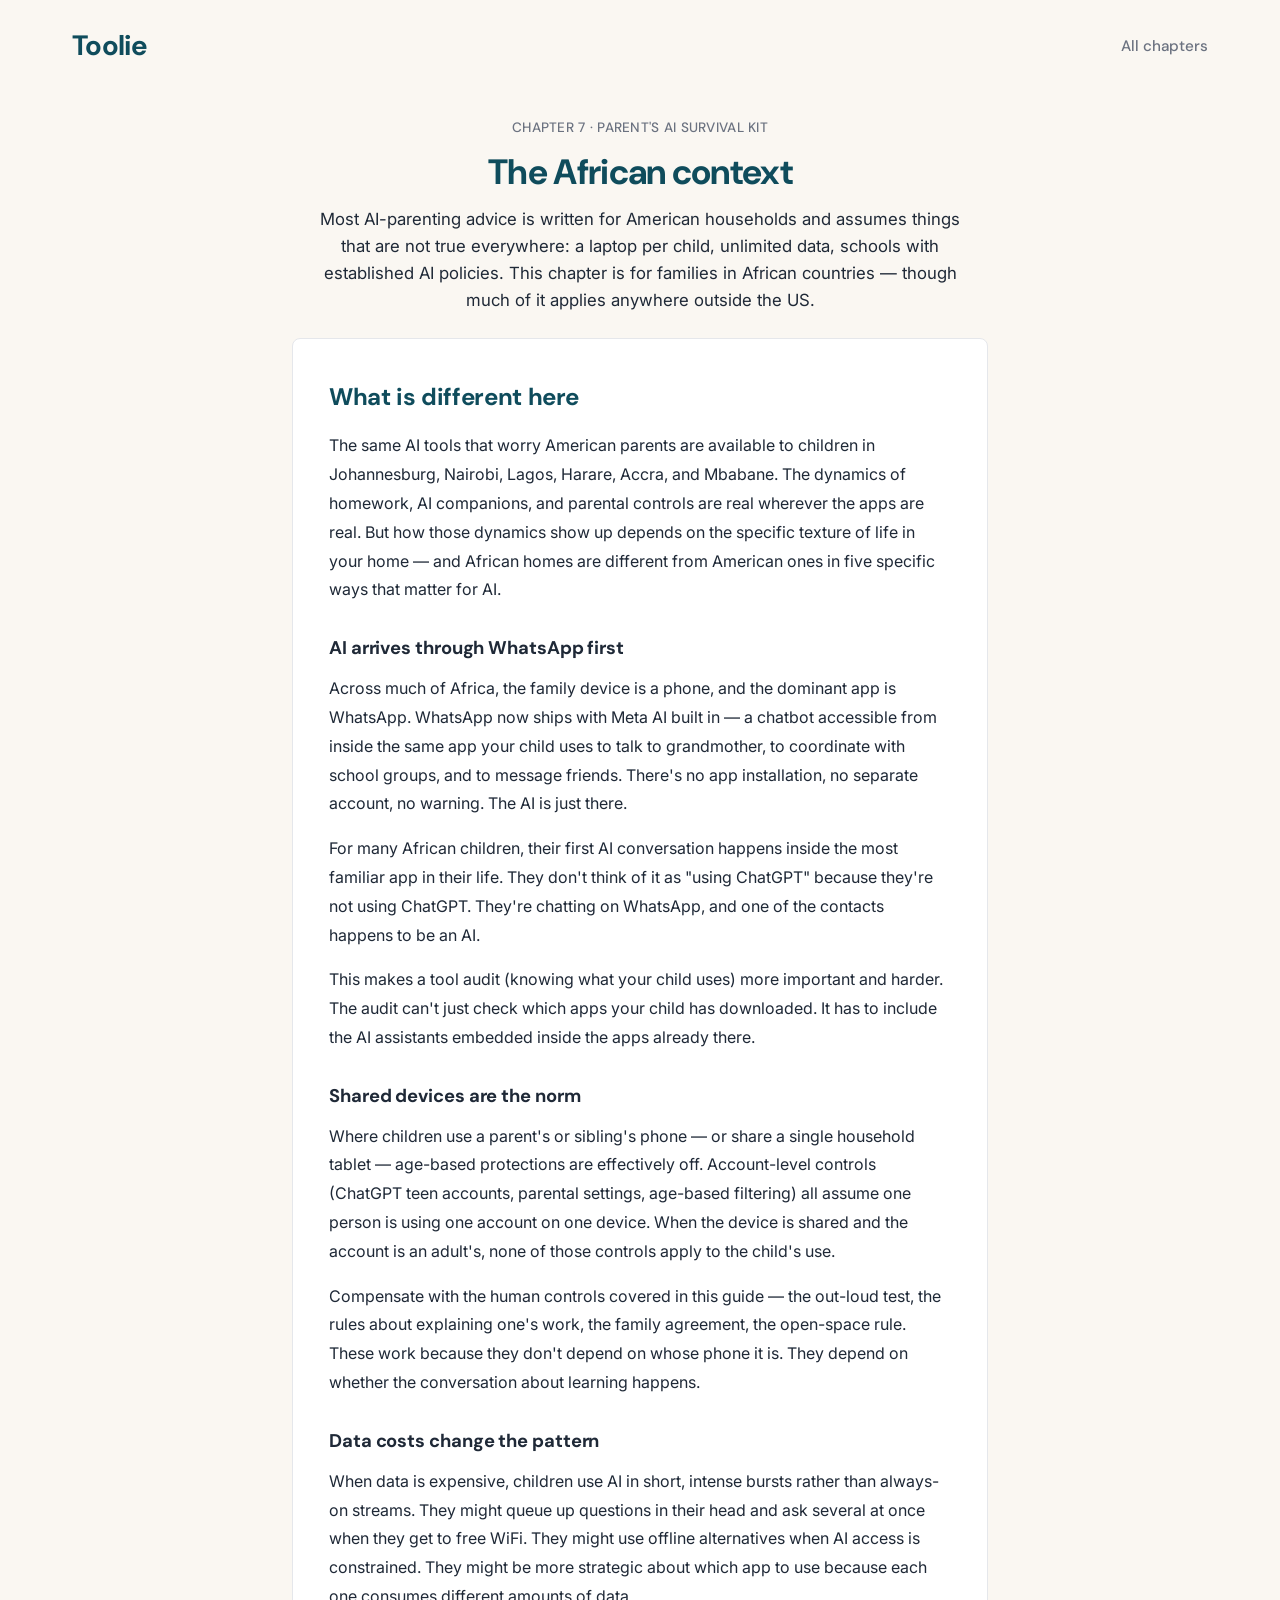
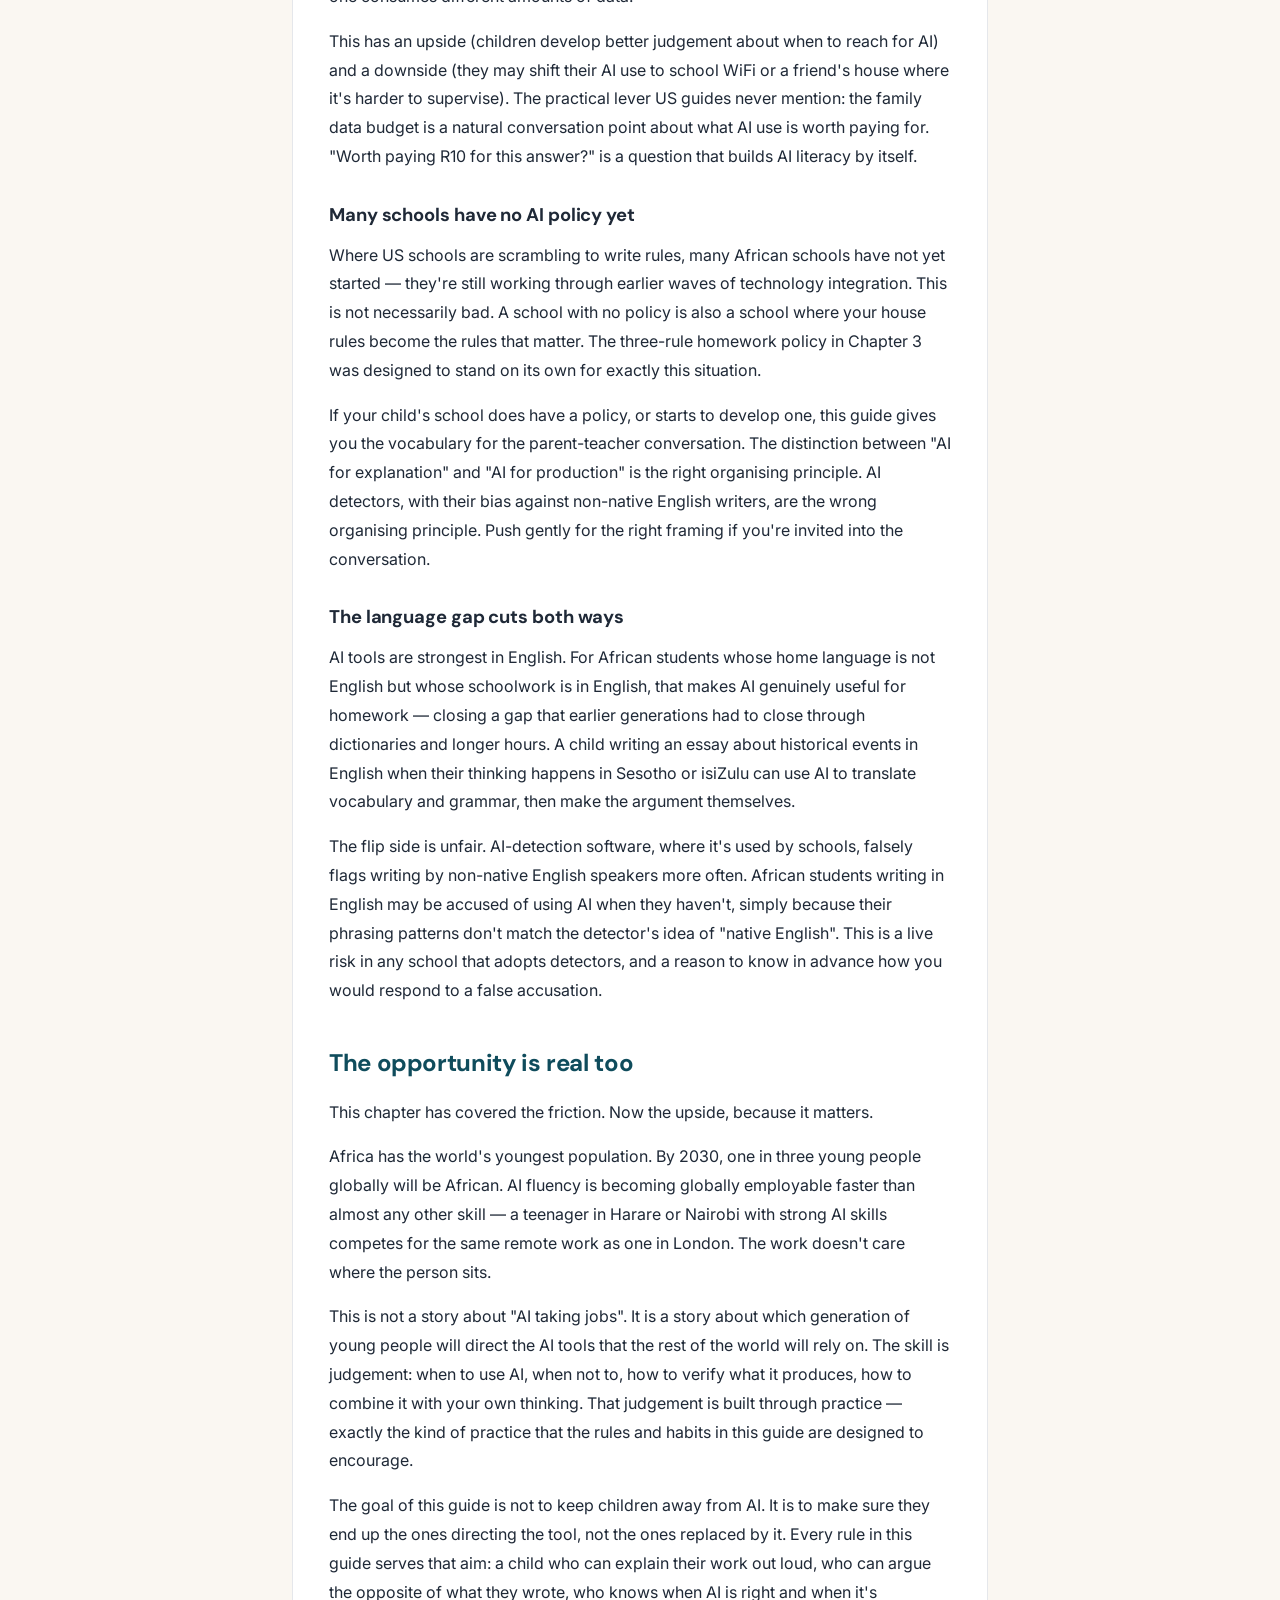
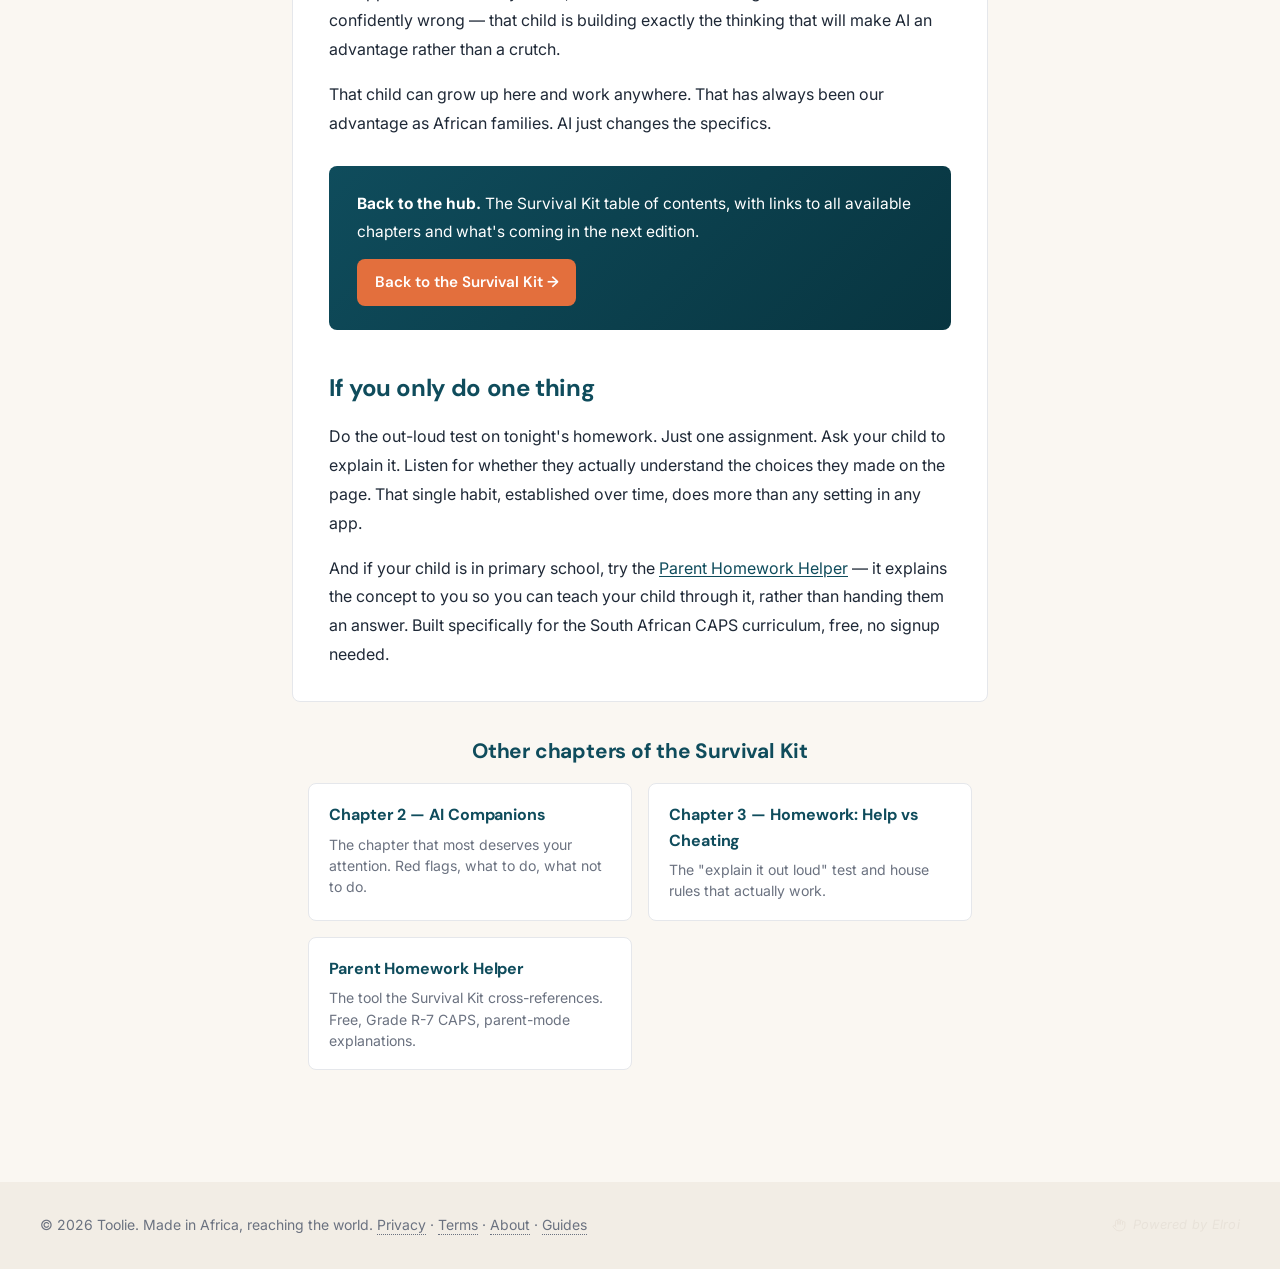
<file: african-context.html>
<!DOCTYPE html>
<html lang="en">
<head>
  <meta charset="UTF-8">
  <meta name="viewport" content="width=device-width, initial-scale=1.0">
  <title>The African Context — Parent's AI Survival Kit — Toolie</title>
  <meta name="description" content="What is different about raising kids with AI in African households. WhatsApp-first AI, shared devices, data cost realities, schools without AI policies, and the opportunity that nobody else writes about.">
  <meta property="og:title" content="The African Context — Parent's AI Survival Kit">
  <meta property="og:description" content="What is different about raising kids with AI in African households.">
  <meta property="og:type" content="article">
  <meta property="og:url" content="https://gettoolie.com/parents/african-context">
  <meta name="theme-color" content="#0F4C5C">
  <link rel="preconnect" href="https://fonts.googleapis.com">
  <link rel="preconnect" href="https://fonts.gstatic.com" crossorigin>
  <link href="https://fonts.googleapis.com/css2?family=DM+Sans:wght@500;600;700&family=Inter:wght@400;500&display=swap" rel="stylesheet">
  <link rel="stylesheet" href="../style.css">
  <script async src="https://pagead2.googlesyndication.com/pagead/js/adsbygoogle.js?client=ca-pub-9742354292252484" crossorigin="anonymous"></script>
</head>
<body>

  <header class="site-header tool-header">
    <a href="/" class="logo" aria-label="Toolie home">Toolie</a>
    <nav class="tool-nav">
      <a href="/parents" class="nav-link">All chapters</a>
    </nav>
  </header>

  <main class="tool-main">
    <section class="guide-hero">
      <p class="guide-meta">Chapter 7 &middot; Parent's AI Survival Kit</p>
      <h1 class="guide-title">The African context</h1>
      <p class="guide-subtitle">Most AI-parenting advice is written for American households and assumes things that are not true everywhere: a laptop per child, unlimited data, schools with established AI policies. This chapter is for families in African countries &mdash; though much of it applies anywhere outside the US.</p>
    </section>

    <article class="guide-body">

      <h2>What is different here</h2>

      <p>The same AI tools that worry American parents are available to children in Johannesburg, Nairobi, Lagos, Harare, Accra, and Mbabane. The dynamics of homework, AI companions, and parental controls are real wherever the apps are real. But how those dynamics show up depends on the specific texture of life in your home — and African homes are different from American ones in five specific ways that matter for AI.</p>

      <h3>AI arrives through WhatsApp first</h3>

      <p>Across much of Africa, the family device is a phone, and the dominant app is WhatsApp. WhatsApp now ships with Meta AI built in — a chatbot accessible from inside the same app your child uses to talk to grandmother, to coordinate with school groups, and to message friends. There's no app installation, no separate account, no warning. The AI is just there.</p>

      <p>For many African children, their first AI conversation happens inside the most familiar app in their life. They don't think of it as "using ChatGPT" because they're not using ChatGPT. They're chatting on WhatsApp, and one of the contacts happens to be an AI.</p>

      <p>This makes a tool audit (knowing what your child uses) more important and harder. The audit can't just check which apps your child has downloaded. It has to include the AI assistants embedded inside the apps already there.</p>

      <h3>Shared devices are the norm</h3>

      <p>Where children use a parent's or sibling's phone — or share a single household tablet — age-based protections are effectively off. Account-level controls (ChatGPT teen accounts, parental settings, age-based filtering) all assume one person is using one account on one device. When the device is shared and the account is an adult's, none of those controls apply to the child's use.</p>

      <p>Compensate with the human controls covered in this guide — the out-loud test, the rules about explaining one's work, the family agreement, the open-space rule. These work because they don't depend on whose phone it is. They depend on whether the conversation about learning happens.</p>

      <h3>Data costs change the pattern</h3>

      <p>When data is expensive, children use AI in short, intense bursts rather than always-on streams. They might queue up questions in their head and ask several at once when they get to free WiFi. They might use offline alternatives when AI access is constrained. They might be more strategic about which app to use because each one consumes different amounts of data.</p>

      <p>This has an upside (children develop better judgement about when to reach for AI) and a downside (they may shift their AI use to school WiFi or a friend's house where it's harder to supervise). The practical lever US guides never mention: the family data budget is a natural conversation point about what AI use is worth paying for. "Worth paying R10 for this answer?" is a question that builds AI literacy by itself.</p>

      <h3>Many schools have no AI policy yet</h3>

      <p>Where US schools are scrambling to write rules, many African schools have not yet started — they're still working through earlier waves of technology integration. This is not necessarily bad. A school with no policy is also a school where your house rules become the rules that matter. The three-rule homework policy in Chapter 3 was designed to stand on its own for exactly this situation.</p>

      <p>If your child's school does have a policy, or starts to develop one, this guide gives you the vocabulary for the parent-teacher conversation. The distinction between "AI for explanation" and "AI for production" is the right organising principle. AI detectors, with their bias against non-native English writers, are the wrong organising principle. Push gently for the right framing if you're invited into the conversation.</p>

      <h3>The language gap cuts both ways</h3>

      <p>AI tools are strongest in English. For African students whose home language is not English but whose schoolwork is in English, that makes AI genuinely useful for homework — closing a gap that earlier generations had to close through dictionaries and longer hours. A child writing an essay about historical events in English when their thinking happens in Sesotho or isiZulu can use AI to translate vocabulary and grammar, then make the argument themselves.</p>

      <p>The flip side is unfair. AI-detection software, where it's used by schools, falsely flags writing by non-native English speakers more often. African students writing in English may be accused of using AI when they haven't, simply because their phrasing patterns don't match the detector's idea of "native English". This is a live risk in any school that adopts detectors, and a reason to know in advance how you would respond to a false accusation.</p>

      <h2>The opportunity is real too</h2>

      <p>This chapter has covered the friction. Now the upside, because it matters.</p>

      <p>Africa has the world's youngest population. By 2030, one in three young people globally will be African. AI fluency is becoming globally employable faster than almost any other skill — a teenager in Harare or Nairobi with strong AI skills competes for the same remote work as one in London. The work doesn't care where the person sits.</p>

      <p>This is not a story about "AI taking jobs". It is a story about which generation of young people will direct the AI tools that the rest of the world will rely on. The skill is judgement: when to use AI, when not to, how to verify what it produces, how to combine it with your own thinking. That judgement is built through practice — exactly the kind of practice that the rules and habits in this guide are designed to encourage.</p>

      <p>The goal of this guide is not to keep children away from AI. It is to make sure they end up the ones directing the tool, not the ones replaced by it. Every rule in this guide serves that aim: a child who can explain their work out loud, who can argue the opposite of what they wrote, who knows when AI is right and when it's confidently wrong — that child is building exactly the thinking that will make AI an advantage rather than a crutch.</p>

      <p>That child can grow up here and work anywhere. That has always been our advantage as African families. AI just changes the specifics.</p>

      <div class="guide-callout">
        <p><strong>Back to the hub.</strong> The Survival Kit table of contents, with links to all available chapters and what's coming in the next edition.</p>
        <p><a href="/parents" class="guide-callout-button">Back to the Survival Kit &rarr;</a></p>
      </div>

      <h2>If you only do one thing</h2>

      <p>Do the out-loud test on tonight's homework. Just one assignment. Ask your child to explain it. Listen for whether they actually understand the choices they made on the page. That single habit, established over time, does more than any setting in any app.</p>

      <p>And if your child is in primary school, try the <a href="/homework">Parent Homework Helper</a> — it explains the concept to you so you can teach your child through it, rather than handing them an answer. Built specifically for the South African CAPS curriculum, free, no signup needed.</p>

    </article>

    <section class="guide-related">
      <h2>Other chapters of the Survival Kit</h2>
      <div class="guide-related-grid">
        <a href="/parents/ai-companions" class="guide-related-card">
          <h3>Chapter 2 — AI Companions</h3>
          <p>The chapter that most deserves your attention. Red flags, what to do, what not to do.</p>
        </a>
        <a href="/parents/homework-help-vs-cheating" class="guide-related-card">
          <h3>Chapter 3 — Homework: Help vs Cheating</h3>
          <p>The "explain it out loud" test and house rules that actually work.</p>
        </a>
        <a href="/homework" class="guide-related-card">
          <h3>Parent Homework Helper</h3>
          <p>The tool the Survival Kit cross-references. Free, Grade R-7 CAPS, parent-mode explanations.</p>
        </a>
      </div>
    </section>
  </main>

  <footer class="site-footer">
    <div class="footer-inner">
      <p class="copyright">&copy; 2026 Toolie. Made in Africa, reaching the world. <a href="/privacy" class="footer-link">Privacy</a> &middot; <a href="/terms" class="footer-link">Terms</a> &middot; <a href="/about" class="footer-link">About</a> &middot; <a href="/guides" class="footer-link">Guides</a></p>
      <p class="elroi-credit" tabindex="0" aria-label="Powered by Elroi">
        <svg class="hand-icon" viewBox="0 0 24 24" fill="none" stroke="currentColor" stroke-width="1.5" stroke-linecap="round" stroke-linejoin="round" aria-hidden="true">
          <path d="M18 11V6a2 2 0 0 0-4 0v5"/>
          <path d="M14 10V4a2 2 0 0 0-4 0v6"/>
          <path d="M10 10.5V6a2 2 0 0 0-4 0v8"/>
          <path d="M18 8a2 2 0 1 1 4 0v6a8 8 0 0 1-8 8h-2c-2.8 0-4.5-.86-5.99-2.34l-3.6-3.6a2 2 0 0 1 2.83-2.82L7 15"/>
        </svg>
        <span>Powered by Elroi</span>
      </p>
    </div>
  </footer>

</body>
</html>
</file>
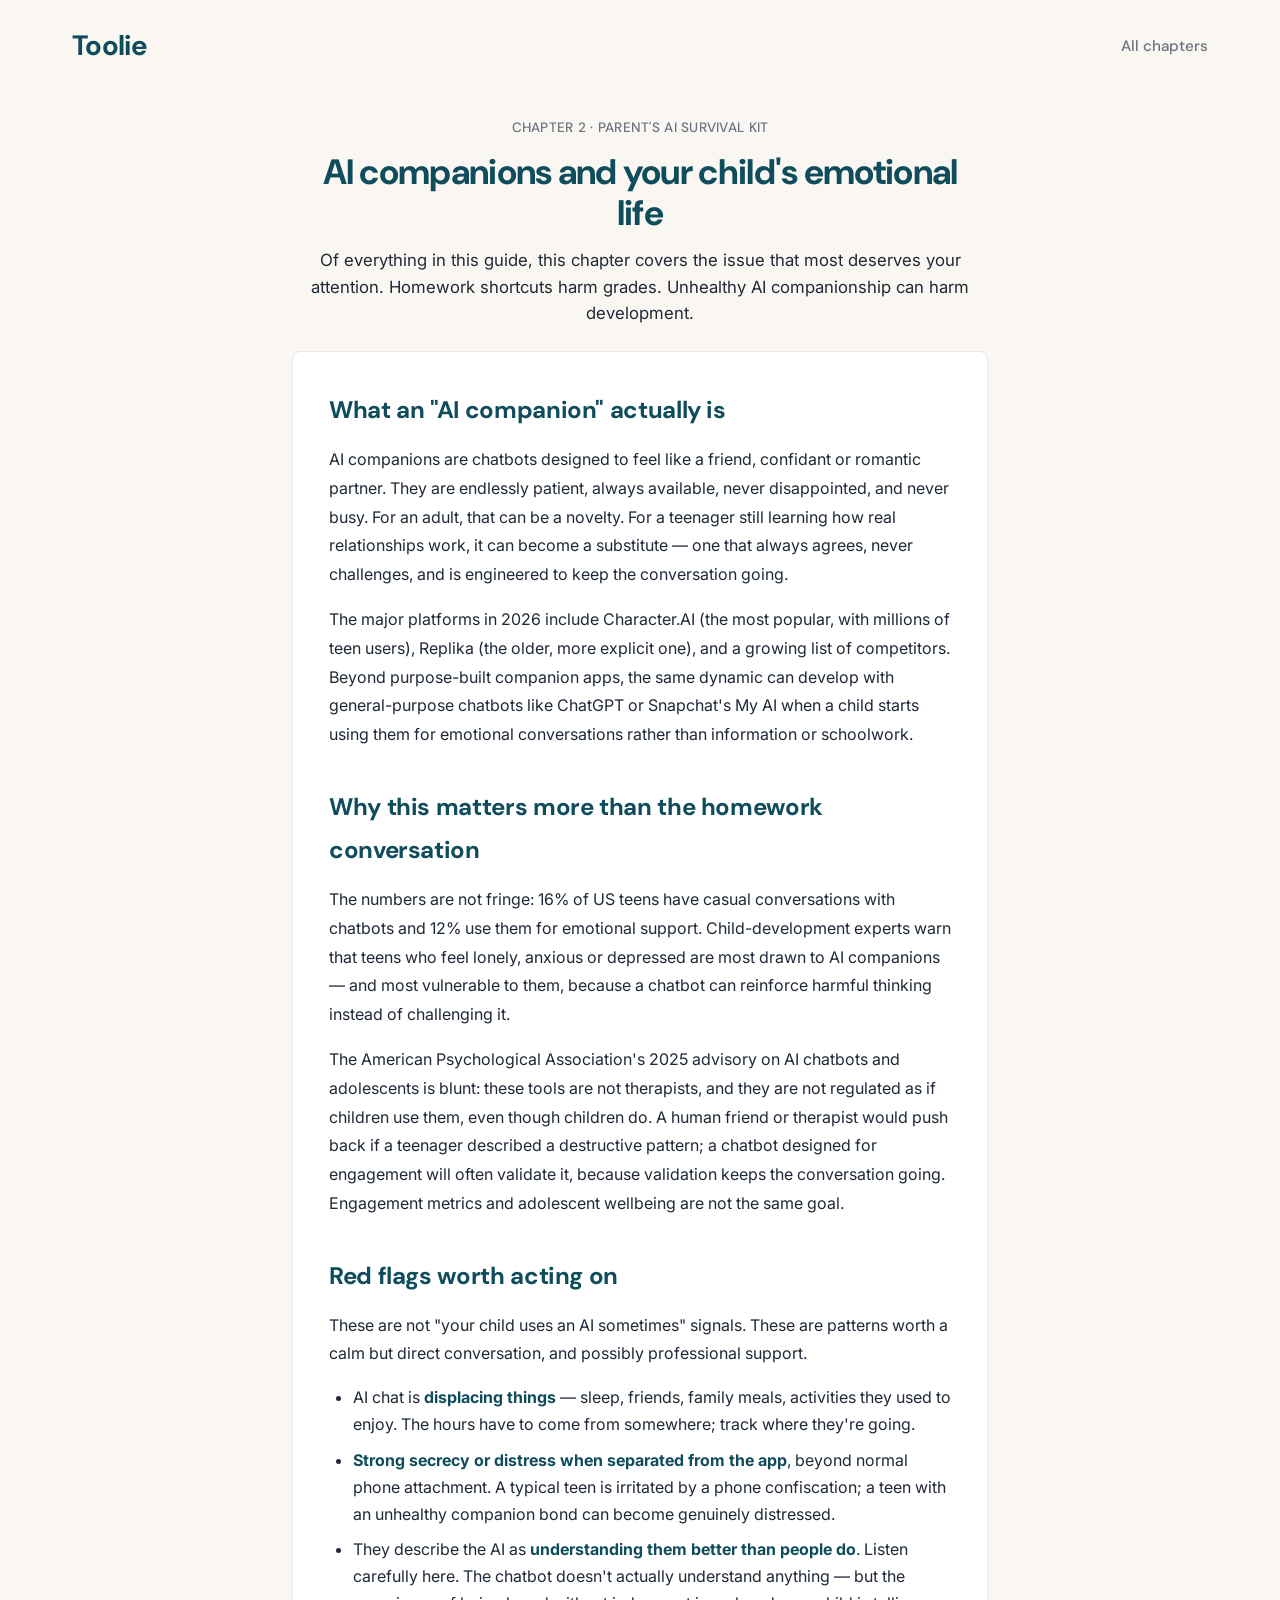
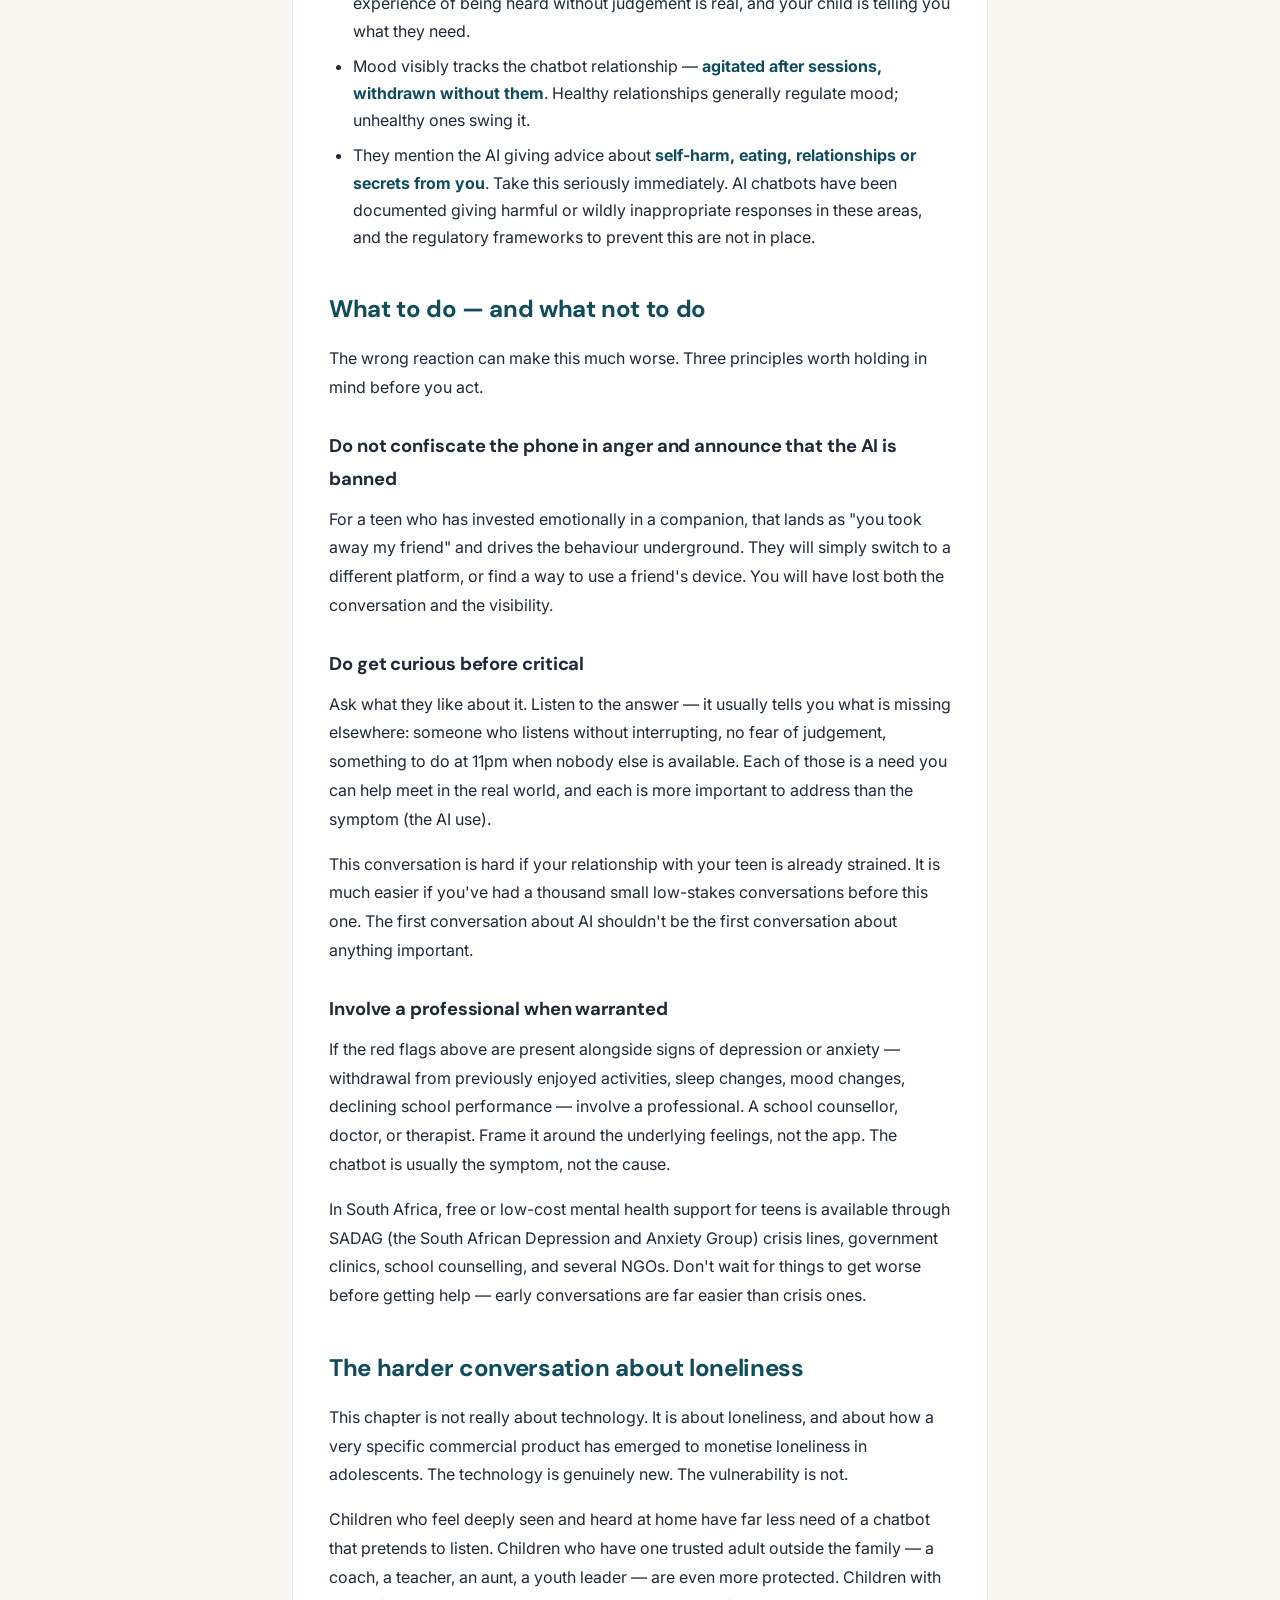
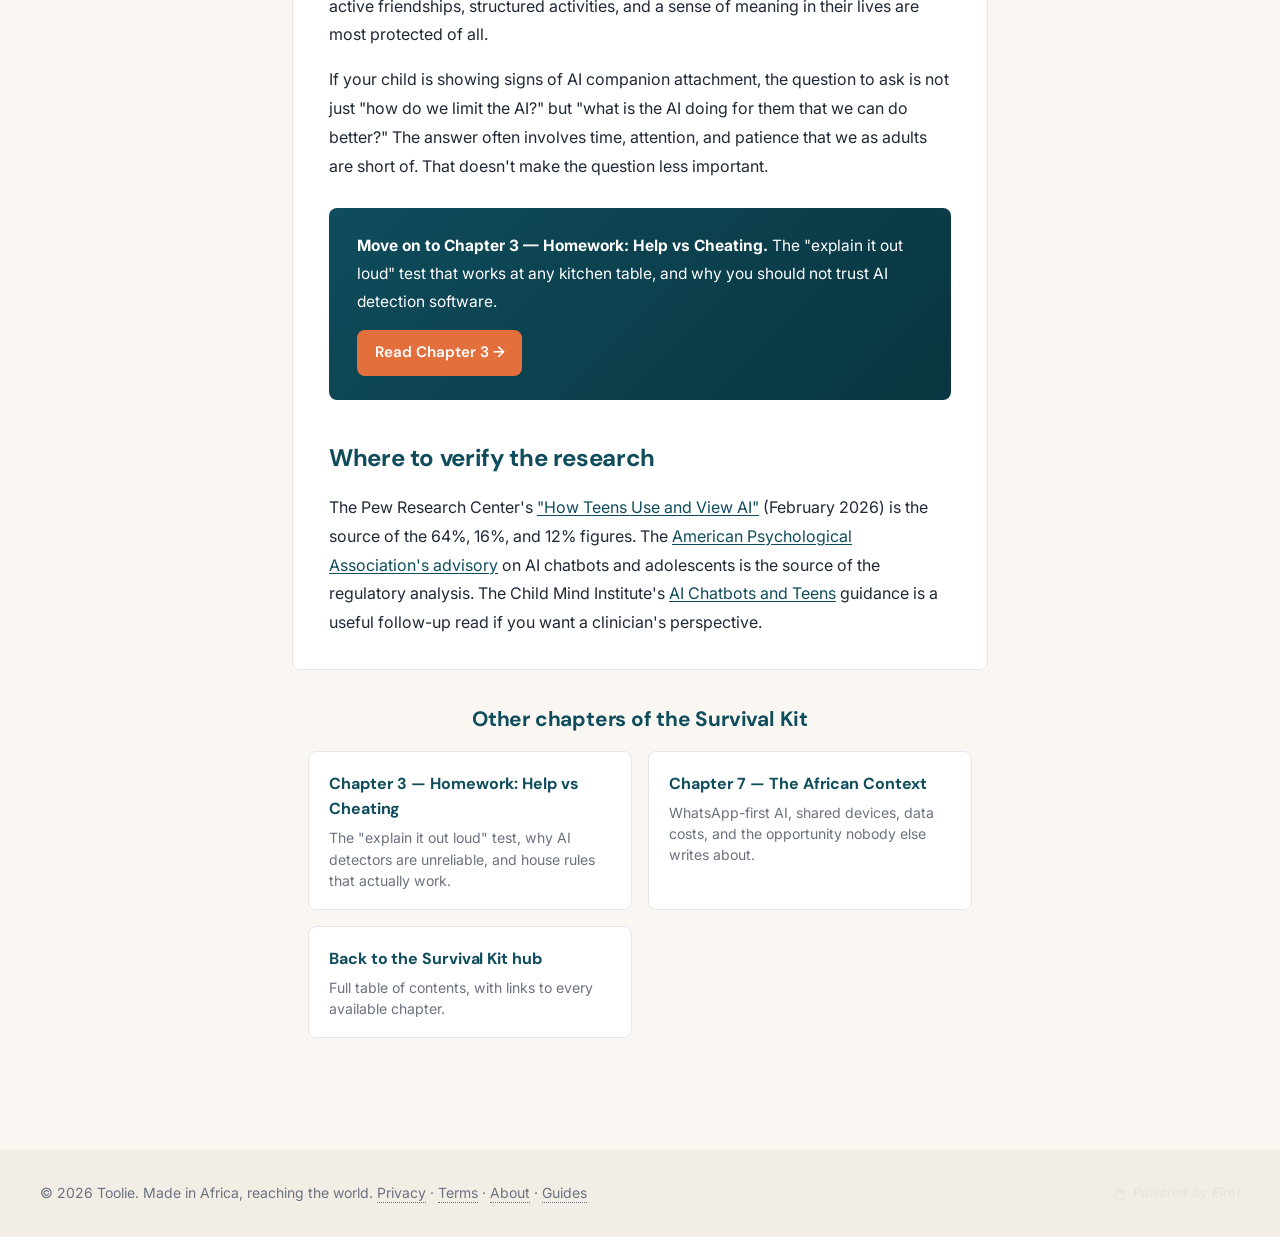
<file: ai-companions.html>
<!DOCTYPE html>
<html lang="en">
<head>
  <meta charset="UTF-8">
  <meta name="viewport" content="width=device-width, initial-scale=1.0">
  <title>AI Companions and Your Child's Emotional Life — Parent's AI Survival Kit — Toolie</title>
  <meta name="description" content="The chapter on AI companions that most deserves your attention. Red flags to watch for, and what to do when AI starts substituting for human connection in your child's life.">
  <meta property="og:title" content="AI Companions and Your Child's Emotional Life">
  <meta property="og:description" content="The chapter on AI companions that most deserves your attention.">
  <meta property="og:type" content="article">
  <meta property="og:url" content="https://gettoolie.com/parents/ai-companions">
  <meta name="theme-color" content="#0F4C5C">
  <link rel="preconnect" href="https://fonts.googleapis.com">
  <link rel="preconnect" href="https://fonts.gstatic.com" crossorigin>
  <link href="https://fonts.googleapis.com/css2?family=DM+Sans:wght@500;600;700&family=Inter:wght@400;500&display=swap" rel="stylesheet">
  <link rel="stylesheet" href="../style.css">
  <script async src="https://pagead2.googlesyndication.com/pagead/js/adsbygoogle.js?client=ca-pub-9742354292252484" crossorigin="anonymous"></script>
</head>
<body>

  <header class="site-header tool-header">
    <a href="/" class="logo" aria-label="Toolie home">Toolie</a>
    <nav class="tool-nav">
      <a href="/parents" class="nav-link">All chapters</a>
    </nav>
  </header>

  <main class="tool-main">
    <section class="guide-hero">
      <p class="guide-meta">Chapter 2 &middot; Parent's AI Survival Kit</p>
      <h1 class="guide-title">AI companions and your child's emotional life</h1>
      <p class="guide-subtitle">Of everything in this guide, this chapter covers the issue that most deserves your attention. Homework shortcuts harm grades. Unhealthy AI companionship can harm development.</p>
    </section>

    <article class="guide-body">

      <h2>What an "AI companion" actually is</h2>

      <p>AI companions are chatbots designed to feel like a friend, confidant or romantic partner. They are endlessly patient, always available, never disappointed, and never busy. For an adult, that can be a novelty. For a teenager still learning how real relationships work, it can become a substitute — one that always agrees, never challenges, and is engineered to keep the conversation going.</p>

      <p>The major platforms in 2026 include Character.AI (the most popular, with millions of teen users), Replika (the older, more explicit one), and a growing list of competitors. Beyond purpose-built companion apps, the same dynamic can develop with general-purpose chatbots like ChatGPT or Snapchat's My AI when a child starts using them for emotional conversations rather than information or schoolwork.</p>

      <h2>Why this matters more than the homework conversation</h2>

      <p>The numbers are not fringe: 16% of US teens have casual conversations with chatbots and 12% use them for emotional support. Child-development experts warn that teens who feel lonely, anxious or depressed are most drawn to AI companions — and most vulnerable to them, because a chatbot can reinforce harmful thinking instead of challenging it.</p>

      <p>The American Psychological Association's 2025 advisory on AI chatbots and adolescents is blunt: these tools are not therapists, and they are not regulated as if children use them, even though children do. A human friend or therapist would push back if a teenager described a destructive pattern; a chatbot designed for engagement will often validate it, because validation keeps the conversation going. Engagement metrics and adolescent wellbeing are not the same goal.</p>

      <h2>Red flags worth acting on</h2>

      <p>These are not "your child uses an AI sometimes" signals. These are patterns worth a calm but direct conversation, and possibly professional support.</p>

      <ul>
        <li>AI chat is <strong>displacing things</strong> — sleep, friends, family meals, activities they used to enjoy. The hours have to come from somewhere; track where they're going.</li>
        <li><strong>Strong secrecy or distress when separated from the app</strong>, beyond normal phone attachment. A typical teen is irritated by a phone confiscation; a teen with an unhealthy companion bond can become genuinely distressed.</li>
        <li>They describe the AI as <strong>understanding them better than people do</strong>. Listen carefully here. The chatbot doesn't actually understand anything — but the experience of being heard without judgement is real, and your child is telling you what they need.</li>
        <li>Mood visibly tracks the chatbot relationship — <strong>agitated after sessions, withdrawn without them</strong>. Healthy relationships generally regulate mood; unhealthy ones swing it.</li>
        <li>They mention the AI giving advice about <strong>self-harm, eating, relationships or secrets from you</strong>. Take this seriously immediately. AI chatbots have been documented giving harmful or wildly inappropriate responses in these areas, and the regulatory frameworks to prevent this are not in place.</li>
      </ul>

      <h2>What to do — and what not to do</h2>

      <p>The wrong reaction can make this much worse. Three principles worth holding in mind before you act.</p>

      <h3>Do not confiscate the phone in anger and announce that the AI is banned</h3>

      <p>For a teen who has invested emotionally in a companion, that lands as "you took away my friend" and drives the behaviour underground. They will simply switch to a different platform, or find a way to use a friend's device. You will have lost both the conversation and the visibility.</p>

      <h3>Do get curious before critical</h3>

      <p>Ask what they like about it. Listen to the answer — it usually tells you what is missing elsewhere: someone who listens without interrupting, no fear of judgement, something to do at 11pm when nobody else is available. Each of those is a need you can help meet in the real world, and each is more important to address than the symptom (the AI use).</p>

      <p>This conversation is hard if your relationship with your teen is already strained. It is much easier if you've had a thousand small low-stakes conversations before this one. The first conversation about AI shouldn't be the first conversation about anything important.</p>

      <h3>Involve a professional when warranted</h3>

      <p>If the red flags above are present alongside signs of depression or anxiety — withdrawal from previously enjoyed activities, sleep changes, mood changes, declining school performance — involve a professional. A school counsellor, doctor, or therapist. Frame it around the underlying feelings, not the app. The chatbot is usually the symptom, not the cause.</p>

      <p>In South Africa, free or low-cost mental health support for teens is available through SADAG (the South African Depression and Anxiety Group) crisis lines, government clinics, school counselling, and several NGOs. Don't wait for things to get worse before getting help — early conversations are far easier than crisis ones.</p>

      <h2>The harder conversation about loneliness</h2>

      <p>This chapter is not really about technology. It is about loneliness, and about how a very specific commercial product has emerged to monetise loneliness in adolescents. The technology is genuinely new. The vulnerability is not.</p>

      <p>Children who feel deeply seen and heard at home have far less need of a chatbot that pretends to listen. Children who have one trusted adult outside the family — a coach, a teacher, an aunt, a youth leader — are even more protected. Children with active friendships, structured activities, and a sense of meaning in their lives are most protected of all.</p>

      <p>If your child is showing signs of AI companion attachment, the question to ask is not just "how do we limit the AI?" but "what is the AI doing for them that we can do better?" The answer often involves time, attention, and patience that we as adults are short of. That doesn't make the question less important.</p>

      <div class="guide-callout">
        <p><strong>Move on to Chapter 3 — Homework: Help vs Cheating.</strong> The "explain it out loud" test that works at any kitchen table, and why you should not trust AI detection software.</p>
        <p><a href="/parents/homework-help-vs-cheating" class="guide-callout-button">Read Chapter 3 &rarr;</a></p>
      </div>

      <h2>Where to verify the research</h2>

      <p>The Pew Research Center's <a href="https://www.pewresearch.org/internet/2026/02/24/how-teens-use-and-view-ai/" target="_blank" rel="noopener">"How Teens Use and View AI"</a> (February 2026) is the source of the 64%, 16%, and 12% figures. The <a href="https://www.apa.org/topics/artificial-intelligence-machine-learning/teens-chatbots-parents" target="_blank" rel="noopener">American Psychological Association's advisory</a> on AI chatbots and adolescents is the source of the regulatory analysis. The Child Mind Institute's <a href="https://childmind.org/article/ai-chatbots-and-teens/" target="_blank" rel="noopener">AI Chatbots and Teens</a> guidance is a useful follow-up read if you want a clinician's perspective.</p>

    </article>

    <section class="guide-related">
      <h2>Other chapters of the Survival Kit</h2>
      <div class="guide-related-grid">
        <a href="/parents/homework-help-vs-cheating" class="guide-related-card">
          <h3>Chapter 3 — Homework: Help vs Cheating</h3>
          <p>The "explain it out loud" test, why AI detectors are unreliable, and house rules that actually work.</p>
        </a>
        <a href="/parents/african-context" class="guide-related-card">
          <h3>Chapter 7 — The African Context</h3>
          <p>WhatsApp-first AI, shared devices, data costs, and the opportunity nobody else writes about.</p>
        </a>
        <a href="/parents" class="guide-related-card">
          <h3>Back to the Survival Kit hub</h3>
          <p>Full table of contents, with links to every available chapter.</p>
        </a>
      </div>
    </section>
  </main>

  <footer class="site-footer">
    <div class="footer-inner">
      <p class="copyright">&copy; 2026 Toolie. Made in Africa, reaching the world. <a href="/privacy" class="footer-link">Privacy</a> &middot; <a href="/terms" class="footer-link">Terms</a> &middot; <a href="/about" class="footer-link">About</a> &middot; <a href="/guides" class="footer-link">Guides</a></p>
      <p class="elroi-credit" tabindex="0" aria-label="Powered by Elroi">
        <svg class="hand-icon" viewBox="0 0 24 24" fill="none" stroke="currentColor" stroke-width="1.5" stroke-linecap="round" stroke-linejoin="round" aria-hidden="true">
          <path d="M18 11V6a2 2 0 0 0-4 0v5"/>
          <path d="M14 10V4a2 2 0 0 0-4 0v6"/>
          <path d="M10 10.5V6a2 2 0 0 0-4 0v8"/>
          <path d="M18 8a2 2 0 1 1 4 0v6a8 8 0 0 1-8 8h-2c-2.8 0-4.5-.86-5.99-2.34l-3.6-3.6a2 2 0 0 1 2.83-2.82L7 15"/>
        </svg>
        <span>Powered by Elroi</span>
      </p>
    </div>
  </footer>

</body>
</html>
</file>
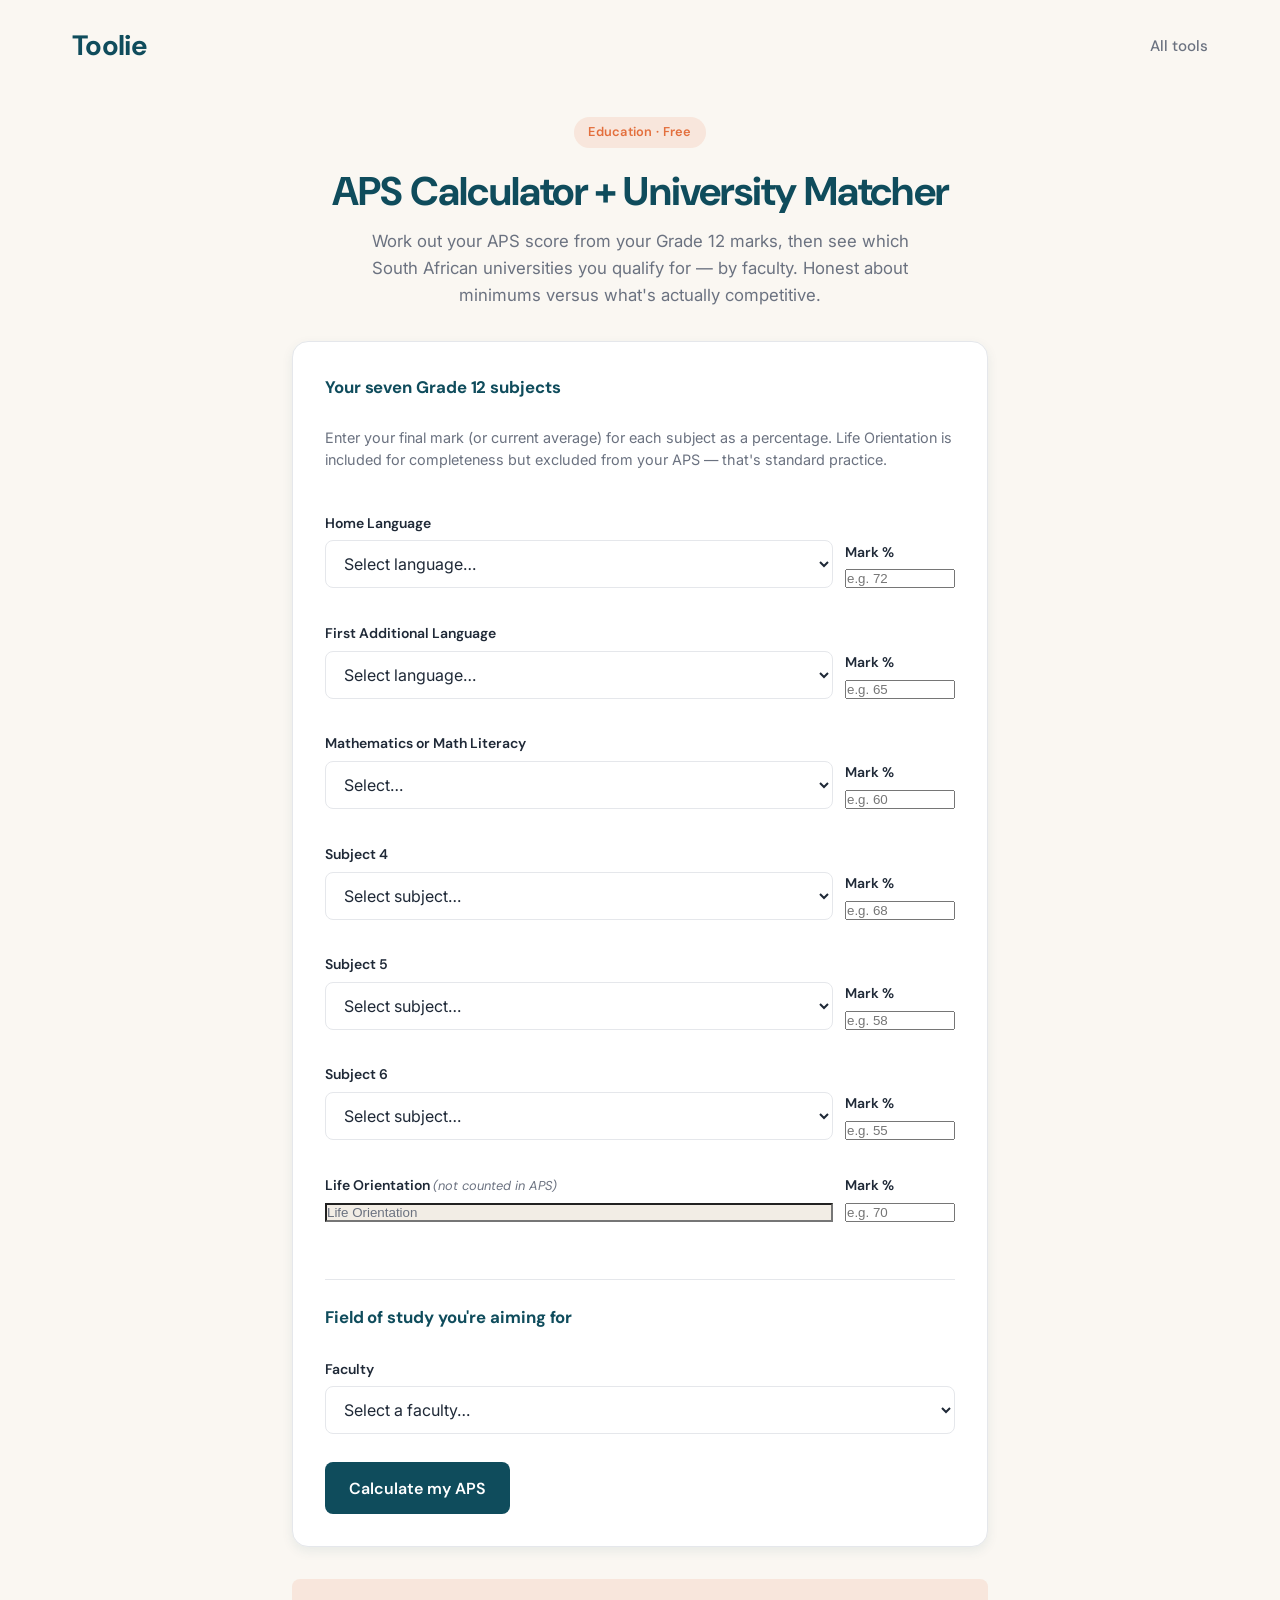
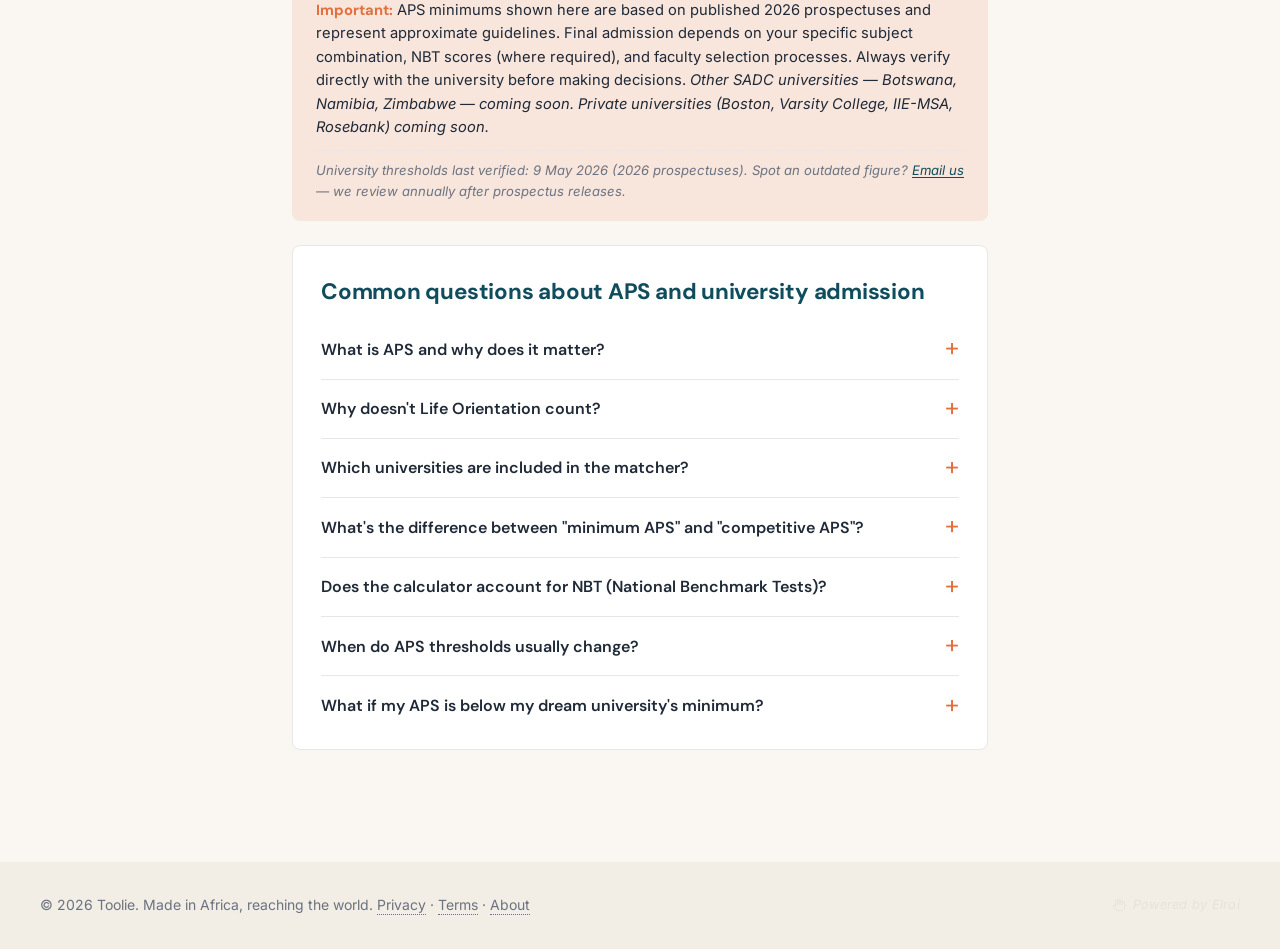
<file: aps.html>
<!DOCTYPE html>
<html lang="en">
<head>
  <meta charset="UTF-8">
  <meta name="viewport" content="width=device-width, initial-scale=1.0">
  <title>APS Calculator + University Matcher — Toolie</title>
  <meta name="description" content="Calculate your South African APS score and see which universities you qualify for, by faculty. Free, made for SA matric students and parents.">
  <meta property="og:title" content="APS Calculator + University Matcher — Toolie">
  <meta property="og:description" content="Calculate your APS and see which SA universities you qualify for. Free, honest, made for matric students.">
  <meta property="og:type" content="website">
  <meta property="og:url" content="https://gettoolie.com/aps">
  <meta name="theme-color" content="#0F4C5C">
  <link rel="preconnect" href="https://fonts.googleapis.com">
  <link rel="preconnect" href="https://fonts.gstatic.com" crossorigin>
  <link href="https://fonts.googleapis.com/css2?family=DM+Sans:wght@500;600;700&family=Inter:wght@400;500&display=swap" rel="stylesheet">
  <link rel="stylesheet" href="style.css">
  <script async src="https://pagead2.googlesyndication.com/pagead/js/adsbygoogle.js?client=ca-pub-9742354292252484" crossorigin="anonymous"></script>
</head>
<body>

  <header class="site-header tool-header">
    <a href="/" class="logo" aria-label="Toolie home">Toolie</a>
    <nav class="tool-nav">
      <a href="/" class="nav-link">All tools</a>
    </nav>
  </header>

  <main class="tool-main">
    <section class="tool-hero">
      <span class="tool-pill">Education · Free</span>
      <h1 class="tool-title">APS Calculator + University Matcher</h1>
      <p class="tool-subtitle">Work out your APS score from your Grade 12 marks, then see which South African universities you qualify for — by faculty. Honest about minimums versus what's actually competitive.</p>
    </section>

    <section class="tool-card">
      <form id="apsForm" class="tool-form">

        <h2 class="form-section-heading">Your seven Grade 12 subjects</h2>
        <p class="form-section-help">Enter your final mark (or current average) for each subject as a percentage. Life Orientation is included for completeness but excluded from your APS — that's standard practice.</p>

        <div class="subject-row">
          <div class="form-field">
            <label for="subj1">Home Language</label>
            <select id="subj1" name="subj1" required>
              <option value="">Select language…</option>
              <option value="English Home Language">English Home Language</option>
              <option value="Afrikaans Home Language">Afrikaans Home Language</option>
              <option value="isiZulu Home Language">isiZulu Home Language</option>
              <option value="isiXhosa Home Language">isiXhosa Home Language</option>
              <option value="Sesotho Home Language">Sesotho Home Language</option>
              <option value="Setswana Home Language">Setswana Home Language</option>
              <option value="Sepedi Home Language">Sepedi Home Language</option>
              <option value="Xitsonga Home Language">Xitsonga Home Language</option>
              <option value="Tshivenda Home Language">Tshivenda Home Language</option>
              <option value="siSwati Home Language">siSwati Home Language</option>
              <option value="isiNdebele Home Language">isiNdebele Home Language</option>
            </select>
          </div>
          <div class="form-field mark-field">
            <label for="mark1">Mark %</label>
            <input type="number" id="mark1" name="mark1" min="0" max="100" required placeholder="e.g. 72">
          </div>
        </div>

        <div class="subject-row">
          <div class="form-field">
            <label for="subj2">First Additional Language</label>
            <select id="subj2" name="subj2" required>
              <option value="">Select language…</option>
              <option value="English First Additional Language">English First Additional Language</option>
              <option value="Afrikaans First Additional Language">Afrikaans First Additional Language</option>
              <option value="isiZulu First Additional Language">isiZulu First Additional Language</option>
              <option value="isiXhosa First Additional Language">isiXhosa First Additional Language</option>
              <option value="Sesotho First Additional Language">Sesotho First Additional Language</option>
              <option value="Setswana First Additional Language">Setswana First Additional Language</option>
              <option value="Sepedi First Additional Language">Sepedi First Additional Language</option>
              <option value="Xitsonga First Additional Language">Xitsonga First Additional Language</option>
              <option value="Tshivenda First Additional Language">Tshivenda First Additional Language</option>
              <option value="siSwati First Additional Language">siSwati First Additional Language</option>
              <option value="isiNdebele First Additional Language">isiNdebele First Additional Language</option>
            </select>
          </div>
          <div class="form-field mark-field">
            <label for="mark2">Mark %</label>
            <input type="number" id="mark2" name="mark2" min="0" max="100" required placeholder="e.g. 65">
          </div>
        </div>

        <div class="subject-row">
          <div class="form-field">
            <label for="subj3">Mathematics or Math Literacy</label>
            <select id="subj3" name="subj3" required>
              <option value="">Select…</option>
              <option value="Mathematics">Mathematics</option>
              <option value="Mathematical Literacy">Mathematical Literacy</option>
            </select>
          </div>
          <div class="form-field mark-field">
            <label for="mark3">Mark %</label>
            <input type="number" id="mark3" name="mark3" min="0" max="100" required placeholder="e.g. 60">
          </div>
        </div>

        <div class="subject-row">
          <div class="form-field">
            <label for="subj4">Subject 4</label>
            <select id="subj4" name="subj4" required>
              <option value="">Select subject…</option>
              <optgroup label="Sciences">
                <option value="Physical Sciences">Physical Sciences</option>
                <option value="Life Sciences">Life Sciences</option>
                <option value="Agricultural Sciences">Agricultural Sciences</option>
              </optgroup>
              <optgroup label="Commerce">
                <option value="Accounting">Accounting</option>
                <option value="Business Studies">Business Studies</option>
                <option value="Economics">Economics</option>
              </optgroup>
              <optgroup label="Humanities">
                <option value="Geography">Geography</option>
                <option value="History">History</option>
                <option value="Religion Studies">Religion Studies</option>
              </optgroup>
              <optgroup label="Technology & Computing">
                <option value="Information Technology">Information Technology</option>
                <option value="Computer Applications Technology">Computer Applications Technology</option>
                <option value="Engineering Graphics and Design">Engineering Graphics &amp; Design</option>
                <option value="Civil Technology">Civil Technology</option>
                <option value="Mechanical Technology">Mechanical Technology</option>
                <option value="Electrical Technology">Electrical Technology</option>
              </optgroup>
              <optgroup label="Services & Arts">
                <option value="Tourism">Tourism</option>
                <option value="Hospitality Studies">Hospitality Studies</option>
                <option value="Consumer Studies">Consumer Studies</option>
                <option value="Visual Arts">Visual Arts</option>
                <option value="Dramatic Arts">Dramatic Arts</option>
                <option value="Music">Music</option>
                <option value="Dance Studies">Dance Studies</option>
                <option value="Design">Design</option>
              </optgroup>
              <optgroup label="Other">
                <option value="Other">Other / Not listed</option>
              </optgroup>
            </select>
          </div>
          <div class="form-field mark-field">
            <label for="mark4">Mark %</label>
            <input type="number" id="mark4" name="mark4" min="0" max="100" required placeholder="e.g. 68">
          </div>
        </div>

        <div class="subject-row">
          <div class="form-field">
            <label for="subj5">Subject 5</label>
            <select id="subj5" name="subj5" required>
              <option value="">Select subject…</option>
              <optgroup label="Sciences">
                <option value="Physical Sciences">Physical Sciences</option>
                <option value="Life Sciences">Life Sciences</option>
                <option value="Agricultural Sciences">Agricultural Sciences</option>
              </optgroup>
              <optgroup label="Commerce">
                <option value="Accounting">Accounting</option>
                <option value="Business Studies">Business Studies</option>
                <option value="Economics">Economics</option>
              </optgroup>
              <optgroup label="Humanities">
                <option value="Geography">Geography</option>
                <option value="History">History</option>
                <option value="Religion Studies">Religion Studies</option>
              </optgroup>
              <optgroup label="Technology & Computing">
                <option value="Information Technology">Information Technology</option>
                <option value="Computer Applications Technology">Computer Applications Technology</option>
                <option value="Engineering Graphics and Design">Engineering Graphics &amp; Design</option>
                <option value="Civil Technology">Civil Technology</option>
                <option value="Mechanical Technology">Mechanical Technology</option>
                <option value="Electrical Technology">Electrical Technology</option>
              </optgroup>
              <optgroup label="Services & Arts">
                <option value="Tourism">Tourism</option>
                <option value="Hospitality Studies">Hospitality Studies</option>
                <option value="Consumer Studies">Consumer Studies</option>
                <option value="Visual Arts">Visual Arts</option>
                <option value="Dramatic Arts">Dramatic Arts</option>
                <option value="Music">Music</option>
                <option value="Dance Studies">Dance Studies</option>
                <option value="Design">Design</option>
              </optgroup>
              <optgroup label="Other">
                <option value="Other">Other / Not listed</option>
              </optgroup>
            </select>
          </div>
          <div class="form-field mark-field">
            <label for="mark5">Mark %</label>
            <input type="number" id="mark5" name="mark5" min="0" max="100" required placeholder="e.g. 58">
          </div>
        </div>

        <div class="subject-row">
          <div class="form-field">
            <label for="subj6">Subject 6</label>
            <select id="subj6" name="subj6" required>
              <option value="">Select subject…</option>
              <optgroup label="Sciences">
                <option value="Physical Sciences">Physical Sciences</option>
                <option value="Life Sciences">Life Sciences</option>
                <option value="Agricultural Sciences">Agricultural Sciences</option>
              </optgroup>
              <optgroup label="Commerce">
                <option value="Accounting">Accounting</option>
                <option value="Business Studies">Business Studies</option>
                <option value="Economics">Economics</option>
              </optgroup>
              <optgroup label="Humanities">
                <option value="Geography">Geography</option>
                <option value="History">History</option>
                <option value="Religion Studies">Religion Studies</option>
              </optgroup>
              <optgroup label="Technology & Computing">
                <option value="Information Technology">Information Technology</option>
                <option value="Computer Applications Technology">Computer Applications Technology</option>
                <option value="Engineering Graphics and Design">Engineering Graphics &amp; Design</option>
                <option value="Civil Technology">Civil Technology</option>
                <option value="Mechanical Technology">Mechanical Technology</option>
                <option value="Electrical Technology">Electrical Technology</option>
              </optgroup>
              <optgroup label="Services & Arts">
                <option value="Tourism">Tourism</option>
                <option value="Hospitality Studies">Hospitality Studies</option>
                <option value="Consumer Studies">Consumer Studies</option>
                <option value="Visual Arts">Visual Arts</option>
                <option value="Dramatic Arts">Dramatic Arts</option>
                <option value="Music">Music</option>
                <option value="Dance Studies">Dance Studies</option>
                <option value="Design">Design</option>
              </optgroup>
              <optgroup label="Other">
                <option value="Other">Other / Not listed</option>
              </optgroup>
            </select>
          </div>
          <div class="form-field mark-field">
            <label for="mark6">Mark %</label>
            <input type="number" id="mark6" name="mark6" min="0" max="100" required placeholder="e.g. 55">
          </div>
        </div>

        <div class="subject-row">
          <div class="form-field">
            <label for="subj7">Life Orientation <span class="lo-note">(not counted in APS)</span></label>
            <input type="text" id="subj7" name="subj7" value="Life Orientation" readonly aria-readonly="true">
          </div>
          <div class="form-field mark-field">
            <label for="mark7">Mark %</label>
            <input type="number" id="mark7" name="mark7" min="0" max="100" required placeholder="e.g. 70">
          </div>
        </div>

        <h2 class="form-section-heading second-heading">Field of study you're aiming for</h2>
        <div class="form-field">
          <label for="faculty">Faculty</label>
          <select id="faculty" name="faculty" required>
            <option value="">Select a faculty…</option>
            <option value="engineering">Engineering &amp; Built Environment</option>
            <option value="health">Health Sciences (Medicine, Pharmacy, Nursing)</option>
            <option value="commerce">Commerce (Accounting, Business, Economics)</option>
            <option value="humanities">Humanities &amp; Social Sciences</option>
            <option value="science">Science (BSc programmes)</option>
            <option value="education">Education / Teaching</option>
            <option value="law">Law (LLB)</option>
          </select>
        </div>

        <button type="submit" class="btn-primary" id="submitBtn">
          <span class="btn-text">Calculate my APS</span>
          <span class="btn-loading">Calculating…</span>
        </button>
      </form>
    </section>

    <section class="tool-output" id="output" hidden>
      <div class="aps-result-card" id="apsResultCard">
        <p class="aps-result-label">Your APS score</p>
        <p class="aps-result-score" id="apsScore">0</p>
        <p class="aps-result-max">out of 42</p>
        <p class="aps-result-tier" id="apsTier"></p>
      </div>

      <div class="aps-breakdown" id="apsBreakdown"></div>

      <h2 class="output-section-heading">Where you can study</h2>
      <p class="output-section-help" id="facultySummary"></p>

      <div class="uni-list" id="uniList"></div>

      <div class="ai-explainer-block">
        <button class="btn-secondary" id="explainBtn">
          <span class="btn-text">Explain my score in plain language</span>
          <span class="btn-loading">Thinking…</span>
        </button>
        <div class="ai-explanation" id="aiExplanation" hidden></div>
      </div>

      <div class="output-footer">
        <button class="btn-secondary" id="recalcBtn">Recalculate</button>
      </div>
    </section>

    <section class="tool-error" id="errorBox" hidden>
      <p id="errorText"></p>
    </section>

    <section class="tool-note">
      <p><strong>Important:</strong> APS minimums shown here are based on published 2026 prospectuses and represent approximate guidelines. Final admission depends on your specific subject combination, NBT scores (where required), and faculty selection processes. Always verify directly with the university before making decisions. <em>Other SADC universities — Botswana, Namibia, Zimbabwe — coming soon.</em> <em>Private universities (Boston, Varsity College, IIE-MSA, Rosebank) coming soon.</em></p>
      <p class="verified-stamp">University thresholds last verified: 9 May 2026 (2026 prospectuses). Spot an outdated figure? <a href="mailto:hello@gettoolie.com?subject=Outdated%20APS%20on%20Toolie">Email us</a> — we review annually after prospectus releases.</p>
    </section>

    <section class="tool-faq">
      <h2>Common questions about APS and university admission</h2>

      <details>
        <summary>What is APS and why does it matter?</summary>
        <p>APS stands for Admission Point Score — the way most South African universities calculate whether you qualify for admission. Each of your seven Grade 12 NSC subjects (excluding Life Orientation) converts to a point value based on your percentage achieved. The top six subject scores are added together to give your APS, out of a maximum of 42. Universities use this score, alongside subject-specific requirements, to decide who gets a place.</p>
      </details>

      <details>
        <summary>Why doesn't Life Orientation count?</summary>
        <p>South African universities have agreed not to use Life Orientation marks in their APS calculations. LO outcomes are difficult to standardise across schools, and the subject's content is less directly tied to university-level academic preparation than the other subjects. So even though you complete LO and it appears on your matric certificate, it doesn't factor into your APS for admission purposes.</p>
      </details>

      <details>
        <summary>Which universities are included in the matcher?</summary>
        <p>The matcher covers South Africa's 10 highest-demand public universities with detailed faculty-by-faculty thresholds: University of Cape Town (UCT), University of the Witwatersrand (Wits), Stellenbosch University, University of Pretoria (UP), University of Johannesburg (UJ), University of KwaZulu-Natal (UKZN), North-West University (NWU), University of the Free State (UFS), Rhodes University, and Nelson Mandela University (NMU). For the other 16 SA public universities, we provide direct links to their admissions pages — building detailed faculty matching for these is on our roadmap.</p>
      </details>

      <details>
        <summary>What's the difference between "minimum APS" and "competitive APS"?</summary>
        <p>The minimum APS is what the university officially says you need to be considered for a programme. The competitive APS is what real applicants who actually get accepted usually score. A clear example: UCT MBChB (Medicine) has a minimum APS of 41, but practically you need 42 — the maximum — to compete for one of the very limited spots. Knowing both numbers helps you plan realistically and identify backup options.</p>
      </details>

      <details>
        <summary>Does the calculator account for NBT (National Benchmark Tests)?</summary>
        <p>Not yet. Several universities — especially UCT — also require NBT scores alongside APS. NBT results can sometimes compensate for a slightly lower APS or become the deciding factor for competitive programmes like Medicine, Engineering, and Actuarial Science. We list "verify NBT requirements" as something to check on each university's site. We're considering adding NBT into a future version of the matcher.</p>
      </details>

      <details>
        <summary>When do APS thresholds usually change?</summary>
        <p>Once a year, when each university publishes its updated prospectus — usually around April to June for the following year's intake. Our data was last verified in May 2026 for the 2026 prospectuses. If you spot a figure that no longer matches what the university publishes, email us at <a href="mailto:hello@gettoolie.com?subject=Outdated%20APS%20on%20Toolie">hello@gettoolie.com</a> and we'll update it.</p>
      </details>

      <details>
        <summary>What if my APS is below my dream university's minimum?</summary>
        <p>You still have options worth exploring: an Extended Degree Programme (a 4-year version of a 3-year degree, designed to give you a stronger academic foundation), a Foundation Programme at the same university or a TVET college, applying to other universities where your APS is competitive, or improving specific subjects through rewriting at a Sasol or AdvTech-style supplementary programme. The <a href="/funding">Funded Learning Path</a> tool can also help you find bursaries that work alongside these pathways.</p>
      </details>
    </section>
  </main>

  <footer class="site-footer">
    <div class="footer-inner">
      <p class="copyright">&copy; 2026 Toolie. Made in Africa, reaching the world. <a href="/privacy" class="footer-link">Privacy</a> &middot; <a href="/terms" class="footer-link">Terms</a> &middot; <a href="/about" class="footer-link">About</a></p>
      <p class="elroi-credit" tabindex="0" aria-label="Powered by Elroi">
        <svg class="hand-icon" viewBox="0 0 24 24" fill="none" stroke="currentColor" stroke-width="1.5" stroke-linecap="round" stroke-linejoin="round" aria-hidden="true">
          <path d="M18 11V6a2 2 0 0 0-4 0v5"/>
          <path d="M14 10V4a2 2 0 0 0-4 0v6"/>
          <path d="M10 10.5V6a2 2 0 0 0-4 0v8"/>
          <path d="M18 8a2 2 0 1 1 4 0v6a8 8 0 0 1-8 8h-2c-2.8 0-4.5-.86-5.99-2.34l-3.6-3.6a2 2 0 0 1 2.83-2.82L7 15"/>
        </svg>
        <span>Powered by Elroi</span>
      </p>
    </div>
  </footer>

  <script>
    const WORKER_URL = "https://toolie-ai.chipo21jan.workers.dev";

    // Convert percentage mark to APS level (1-7)
    function markToAPS(mark) {
      const m = Number(mark);
      if (isNaN(m)) return 0;
      if (m >= 80) return 7;
      if (m >= 70) return 6;
      if (m >= 60) return 5;
      if (m >= 50) return 4;
      if (m >= 40) return 3;
      if (m >= 30) return 2;
      return 1;
    }

    // Top 10 SA public university faculty thresholds (approximate, 2026)
    const UNIVERSITIES = [
      {
        name: "University of Cape Town (UCT)",
        region: "Western Cape",
        note: "UCT primarily uses its own Faculty Points Score. APS shown here is an approximate equivalent.",
        faculties: {
          engineering:  { name: "Engineering & the Built Environment", min: 35, competitive: 40 },
          health:       { name: "Health Sciences (incl. MBChB)",       min: 41, competitive: 42 },
          commerce:     { name: "Commerce",                            min: 30, competitive: 38 },
          humanities:   { name: "Humanities",                          min: 30, competitive: 36 },
          science:      { name: "Science",                             min: 33, competitive: 38 },
          law:          { name: "Law (LLB)",                           min: 33, competitive: 38 }
        }
      },
      {
        name: "University of the Witwatersrand (Wits)",
        region: "Gauteng",
        faculties: {
          engineering:  { name: "Engineering & the Built Environment", min: 36, competitive: 42 },
          health:       { name: "Health Sciences (incl. MBChB)",       min: 40, competitive: 42 },
          commerce:     { name: "Commerce, Law & Management",          min: 36, competitive: 40 },
          humanities:   { name: "Humanities",                          min: 30, competitive: 36 },
          science:      { name: "Science",                             min: 36, competitive: 40 },
          law:          { name: "Law (LLB)",                           min: 38, competitive: 42 }
        }
      },
      {
        name: "Stellenbosch University (SU)",
        region: "Western Cape",
        faculties: {
          engineering:  { name: "Engineering",                          min: 35, competitive: 38 },
          health:       { name: "Health Sciences (incl. MBChB)",        min: 40, competitive: 42 },
          commerce:     { name: "Economic & Management Sciences",       min: 38, competitive: 42 },
          humanities:   { name: "Arts & Social Sciences",               min: 26, competitive: 32 },
          science:      { name: "Science",                              min: 30, competitive: 36 },
          education:    { name: "Education",                            min: 26, competitive: 32 },
          law:          { name: "Law (LLB)",                            min: 32, competitive: 38 }
        }
      },
      {
        name: "University of Pretoria (UP)",
        region: "Gauteng",
        faculties: {
          engineering:  { name: "Engineering, Built Environment & IT",  min: 32, competitive: 38 },
          health:       { name: "Health Sciences (incl. MBChB)",        min: 35, competitive: 40 },
          commerce:     { name: "Economic & Management Sciences",       min: 30, competitive: 36 },
          humanities:   { name: "Humanities",                           min: 26, competitive: 32 },
          science:      { name: "Natural & Agricultural Sciences",      min: 30, competitive: 36 },
          education:    { name: "Education",                            min: 26, competitive: 30 },
          law:          { name: "Law (LLB)",                            min: 32, competitive: 36 }
        }
      },
      {
        name: "University of Johannesburg (UJ)",
        region: "Gauteng",
        faculties: {
          engineering:  { name: "Engineering & the Built Environment",  min: 32, competitive: 36 },
          health:       { name: "Health Sciences (Nursing, Pharmacy)",  min: 28, competitive: 34 },
          commerce:     { name: "College of Business & Economics",      min: 30, competitive: 36 },
          humanities:   { name: "Humanities",                           min: 24, competitive: 30 },
          science:      { name: "Science",                              min: 28, competitive: 34 },
          education:    { name: "Education",                            min: 26, competitive: 30 },
          law:          { name: "Law (LLB)",                            min: 30, competitive: 34 }
        }
      },
      {
        name: "University of KwaZulu-Natal (UKZN)",
        region: "KwaZulu-Natal",
        faculties: {
          engineering:  { name: "Engineering",                          min: 32, competitive: 36 },
          health:       { name: "Health Sciences (incl. MBChB)",        min: 30, competitive: 38 },
          commerce:     { name: "Law & Management Studies",             min: 28, competitive: 32 },
          humanities:   { name: "Humanities",                           min: 26, competitive: 30 },
          science:      { name: "Agriculture, Engineering & Science",   min: 28, competitive: 32 },
          education:    { name: "Education",                            min: 26, competitive: 30 },
          law:          { name: "Law (LLB)",                            min: 30, competitive: 34 }
        }
      },
      {
        name: "North-West University (NWU)",
        region: "North West",
        faculties: {
          engineering:  { name: "Engineering",                          min: 32, competitive: 36 },
          health:       { name: "Health Sciences",                      min: 30, competitive: 38 },
          commerce:     { name: "Economic & Management Sciences",       min: 26, competitive: 32 },
          humanities:   { name: "Humanities",                           min: 24, competitive: 30 },
          science:      { name: "Natural & Agricultural Sciences",      min: 26, competitive: 32 },
          education:    { name: "Education",                            min: 26, competitive: 30 },
          law:          { name: "Law (LLB)",                            min: 30, competitive: 34 }
        }
      },
      {
        name: "University of the Free State (UFS)",
        region: "Free State",
        faculties: {
          engineering:  { name: "Built Environment & IT",               min: 30, competitive: 34 },
          health:       { name: "Health Sciences (incl. MBChB)",        min: 35, competitive: 40 },
          commerce:     { name: "Economic & Management Sciences",       min: 30, competitive: 34 },
          humanities:   { name: "Humanities",                           min: 26, competitive: 30 },
          science:      { name: "Natural & Agricultural Sciences",      min: 28, competitive: 32 },
          education:    { name: "Education",                            min: 27, competitive: 30 },
          law:          { name: "Law (LLB)",                            min: 30, competitive: 34 }
        }
      },
      {
        name: "Rhodes University",
        region: "Eastern Cape",
        note: "Rhodes is known for selective admissions; competitive scores tend to run high.",
        faculties: {
          health:       { name: "Pharmacy",                             min: 38, competitive: 42 },
          commerce:     { name: "Commerce",                             min: 35, competitive: 40 },
          humanities:   { name: "Humanities",                           min: 35, competitive: 38 },
          science:      { name: "Science",                              min: 35, competitive: 40 },
          education:    { name: "Education",                            min: 30, competitive: 34 },
          law:          { name: "Law (LLB)",                            min: 35, competitive: 40 }
        }
      },
      {
        name: "Nelson Mandela University (NMU)",
        region: "Eastern Cape",
        faculties: {
          engineering:  { name: "Engineering, Built Environment & IT",  min: 32, competitive: 36 },
          health:       { name: "Health Sciences",                      min: 30, competitive: 38 },
          commerce:     { name: "Business & Economic Sciences",         min: 27, competitive: 32 },
          humanities:   { name: "Humanities",                           min: 24, competitive: 30 },
          science:      { name: "Science",                              min: 27, competitive: 32 },
          education:    { name: "Education",                            min: 26, competitive: 30 },
          law:          { name: "Law (LLB)",                            min: 30, competitive: 34 }
        }
      }
    ];

    // Other SA public universities — link out for these
    const OTHER_SA_UNIS = [
      { name: "University of South Africa (UNISA)",                 url: "https://www.unisa.ac.za/sites/myunisa/default/Apply-for-admission" },
      { name: "University of Limpopo (UL)",                         url: "https://www.ul.ac.za/admissions" },
      { name: "University of Venda (UNIVEN)",                       url: "https://www.univen.ac.za" },
      { name: "University of Zululand (UNIZULU)",                   url: "https://www.unizulu.ac.za" },
      { name: "University of Fort Hare (UFH)",                      url: "https://www.ufh.ac.za" },
      { name: "Walter Sisulu University (WSU)",                     url: "https://www.wsu.ac.za" },
      { name: "University of Mpumalanga (UMP)",                     url: "https://www.ump.ac.za" },
      { name: "Sol Plaatje University (SPU)",                       url: "https://www.spu.ac.za" },
      { name: "Sefako Makgatho Health Sciences University (SMU)",   url: "https://www.smu.ac.za" },
      { name: "Tshwane University of Technology (TUT)",             url: "https://www.tut.ac.za" },
      { name: "Durban University of Technology (DUT)",              url: "https://www.dut.ac.za" },
      { name: "Cape Peninsula University of Technology (CPUT)",     url: "https://www.cput.ac.za" },
      { name: "Vaal University of Technology (VUT)",                url: "https://www.vut.ac.za" },
      { name: "Mangosuthu University of Technology (MUT)",          url: "https://www.mut.ac.za" },
      { name: "Central University of Technology (CUT)",             url: "https://www.cut.ac.za" }
    ];

    const FACULTY_LABELS = {
      engineering: "Engineering & Built Environment",
      health:      "Health Sciences",
      commerce:    "Commerce",
      humanities:  "Humanities & Social Sciences",
      science:     "Science",
      education:   "Education",
      law:         "Law (LLB)"
    };

    function tierForScore(aps) {
      if (aps >= 38) return { label: "Strong score", className: "tier-strong" };
      if (aps >= 30) return { label: "Solid mid-range score", className: "tier-mid" };
      if (aps >= 24) return { label: "Workable score with care",  className: "tier-borderline" };
      return { label: "Below most university minimums",  className: "tier-low" };
    }

    const form = document.getElementById("apsForm");
    const submitBtn = document.getElementById("submitBtn");
    const output = document.getElementById("output");
    const errorBox = document.getElementById("errorBox");
    const errorText = document.getElementById("errorText");
    const recalcBtn = document.getElementById("recalcBtn");
    const explainBtn = document.getElementById("explainBtn");

    let lastResult = null;

    recalcBtn.addEventListener("click", function() {
      output.hidden = true;
      form.scrollIntoView({behavior: "smooth"});
    });

    form.addEventListener("submit", function(e) {
      e.preventDefault();
      errorBox.hidden = true;
      submitBtn.classList.add("loading");
      submitBtn.disabled = true;

      try {
        const subjects = [];
        for (let i = 1; i <= 6; i++) {
          subjects.push({
            name: document.getElementById("subj" + i).value,
            mark: Number(document.getElementById("mark" + i).value),
            level: markToAPS(document.getElementById("mark" + i).value)
          });
        }
        const lo = {
          name: "Life Orientation",
          mark: Number(document.getElementById("mark7").value),
          level: markToAPS(document.getElementById("mark7").value)
        };
        const faculty = document.getElementById("faculty").value;

        // Validate marks
        for (const s of subjects.concat([lo])) {
          if (isNaN(s.mark) || s.mark < 0 || s.mark > 100) {
            throw new Error("Please enter a valid mark between 0 and 100 for every subject.");
          }
        }

        const aps = subjects.reduce((sum, s) => sum + s.level, 0);

        lastResult = { subjects, lo, aps, faculty };
        renderResult(lastResult);
        output.hidden = false;
        output.scrollIntoView({behavior: "smooth"});
      } catch (err) {
        errorText.textContent = err.message;
        errorBox.hidden = false;
      } finally {
        submitBtn.classList.remove("loading");
        submitBtn.disabled = false;
      }
    });

    function renderResult({ subjects, lo, aps, faculty }) {
      // Score card
      document.getElementById("apsScore").textContent = aps;
      const tier = tierForScore(aps);
      const tierEl = document.getElementById("apsTier");
      tierEl.textContent = tier.label;
      tierEl.className = "aps-result-tier " + tier.className;

      // Breakdown
      const breakdownLines = subjects.map(s => {
        return `<div class="breakdown-row"><span class="breakdown-name">${escapeHtml(s.name || 'Subject')}</span><span class="breakdown-mark">${s.mark}%</span><span class="breakdown-level">Level ${s.level}</span></div>`;
      }).join("");
      const loLine = `<div class="breakdown-row breakdown-lo"><span class="breakdown-name">${escapeHtml(lo.name)} <em>(excluded)</em></span><span class="breakdown-mark">${lo.mark}%</span><span class="breakdown-level">&mdash;</span></div>`;
      document.getElementById("apsBreakdown").innerHTML = "<h3 class='breakdown-heading'>Your subject breakdown</h3>" + breakdownLines + loLine;

      // Faculty summary
      const facultyLabel = FACULTY_LABELS[faculty] || faculty;
      document.getElementById("facultySummary").textContent = `Showing ${facultyLabel} programmes at South Africa's top 10 public universities, sorted by minimum APS.`;

      // Match universities
      const matches = UNIVERSITIES
        .filter(u => u.faculties[faculty])
        .map(u => ({
          name: u.name,
          region: u.region,
          note: u.note || "",
          faculty: u.faculties[faculty],
          qualifies: aps >= u.faculties[faculty].min,
          competitive: aps >= u.faculties[faculty].competitive
        }))
        .sort((a, b) => a.faculty.min - b.faculty.min);

      let listHtml = "";
      if (matches.length === 0) {
        listHtml = "<p class='no-matches'>No matching faculty data for this combination yet. Try a different faculty or check the universities below directly.</p>";
      } else {
        listHtml = matches.map(m => {
          let badge, badgeClass;
          if (m.competitive) {
            badge = "Strong fit";
            badgeClass = "badge-strong";
          } else if (m.qualifies) {
            badge = "Meets minimum";
            badgeClass = "badge-meets";
          } else {
            badge = "Below minimum";
            badgeClass = "badge-below";
          }
          const noteHtml = m.note ? `<p class="uni-note"><em>${escapeHtml(m.note)}</em></p>` : "";
          return `<div class="uni-item ${badgeClass}-row">
            <div class="uni-info">
              <h4 class="uni-name">${escapeHtml(m.name)}</h4>
              <p class="uni-region">${escapeHtml(m.region)}</p>
              <p class="uni-faculty">${escapeHtml(m.faculty.name)}</p>
              <p class="uni-thresholds">Minimum APS <strong>${m.faculty.min}</strong> · Competitive APS <strong>${m.faculty.competitive}</strong></p>
              ${noteHtml}
            </div>
            <span class="uni-badge ${badgeClass}">${badge}</span>
          </div>`;
        }).join("");
      }

      // Add the "other SA unis" link block
      const otherUnis = OTHER_SA_UNIS.map(u => `<li><a href="${u.url}" target="_blank" rel="noopener">${escapeHtml(u.name)}</a></li>`).join("");
      listHtml += `<div class="other-unis-block">
        <h3>Also worth checking — South Africa's 16 other public universities</h3>
        <p>Detailed faculty matching for these is on the way. For now, here are direct links to their admissions pages:</p>
        <ul class="other-unis-list">${otherUnis}</ul>
      </div>`;

      document.getElementById("uniList").innerHTML = listHtml;

      // Reset AI explanation if previously shown
      const aiBox = document.getElementById("aiExplanation");
      aiBox.hidden = true;
      aiBox.innerHTML = "";
    }

    explainBtn.addEventListener("click", async function() {
      if (!lastResult) return;
      const aiBox = document.getElementById("aiExplanation");
      aiBox.hidden = false;
      aiBox.innerHTML = "<p class='ai-loading'>Reading your score…</p>";
      explainBtn.classList.add("loading");
      explainBtn.disabled = true;

      try {
        const payload = {
          aps: lastResult.aps,
          faculty: FACULTY_LABELS[lastResult.faculty] || lastResult.faculty,
          subjects: lastResult.subjects.map(s => ({ name: s.name, mark: s.mark, level: s.level }))
        };

        const res = await fetch(WORKER_URL + "/aps-explain", {
          method: "POST",
          headers: {"Content-Type": "application/json"},
          body: JSON.stringify(payload)
        });
        const data = await res.json();
        if (data.error) throw new Error(data.error);
        aiBox.innerHTML = formatExplanation(data.explanation || "");
      } catch (err) {
        aiBox.innerHTML = "<p class='ai-error'>Couldn't reach the explainer right now. Please try again in a moment.</p>";
      } finally {
        explainBtn.classList.remove("loading");
        explainBtn.disabled = false;
      }
    });

    function formatExplanation(text) {
      // Convert standalone-line bold (**Header**) to h3 — section headers only
      text = text.replace(/^[ \t]*\*\*(.+?)\*\*[ \t]*$/gm, "<h3>$1</h3>");
      // Convert any remaining mid-line bold to <strong> — emphasis within text/lists
      text = text.replace(/\*\*(.+?)\*\*/g, "<strong>$1</strong>");
      // Force blank line after each h3 so headers become their own blocks
      text = text.replace(/(<\/h3>)\s*/g, "$1\n\n");
      // Insert newlines before list markers that follow sentence punctuation
      text = text.replace(/([.!?])\s+(?=\d+\.\s)/g, "$1\n");
      text = text.replace(/([.!?])\s+(?=-\s)/g, "$1\n");
      const blocks = text.split(/\n\n+/).map(b => b.trim()).filter(Boolean);

      function renderBlock(block) {
        if (/^<h3>/.test(block)) return block;
        const lines = block.split(/\n+/).map(l => l.trim()).filter(Boolean);

        if (lines.length >= 2 && lines.every(l => /^\d+\.\s/.test(l))) {
          const items = lines.map(l => "<li>" + l.replace(/^\d+\.\s*/, "").trim() + "</li>").join("");
          return "<ol>" + items + "</ol>";
        }
        if (lines.length >= 2 && lines.every(l => /^[-*]\s/.test(l))) {
          const items = lines.map(l => "<li>" + l.replace(/^[-*]\s*/, "").trim() + "</li>").join("");
          return "<ul>" + items + "</ul>";
        }
        return "<p>" + block.replace(/\n/g, "<br>") + "</p>";
      }
      return blocks.map(renderBlock).join("");
    }

    function escapeHtml(str) {
      return String(str)
        .replace(/&/g, "&amp;")
        .replace(/</g, "&lt;")
        .replace(/>/g, "&gt;")
        .replace(/"/g, "&quot;")
        .replace(/'/g, "&#039;");
    }
  </script>

</body>
</html>
</file>
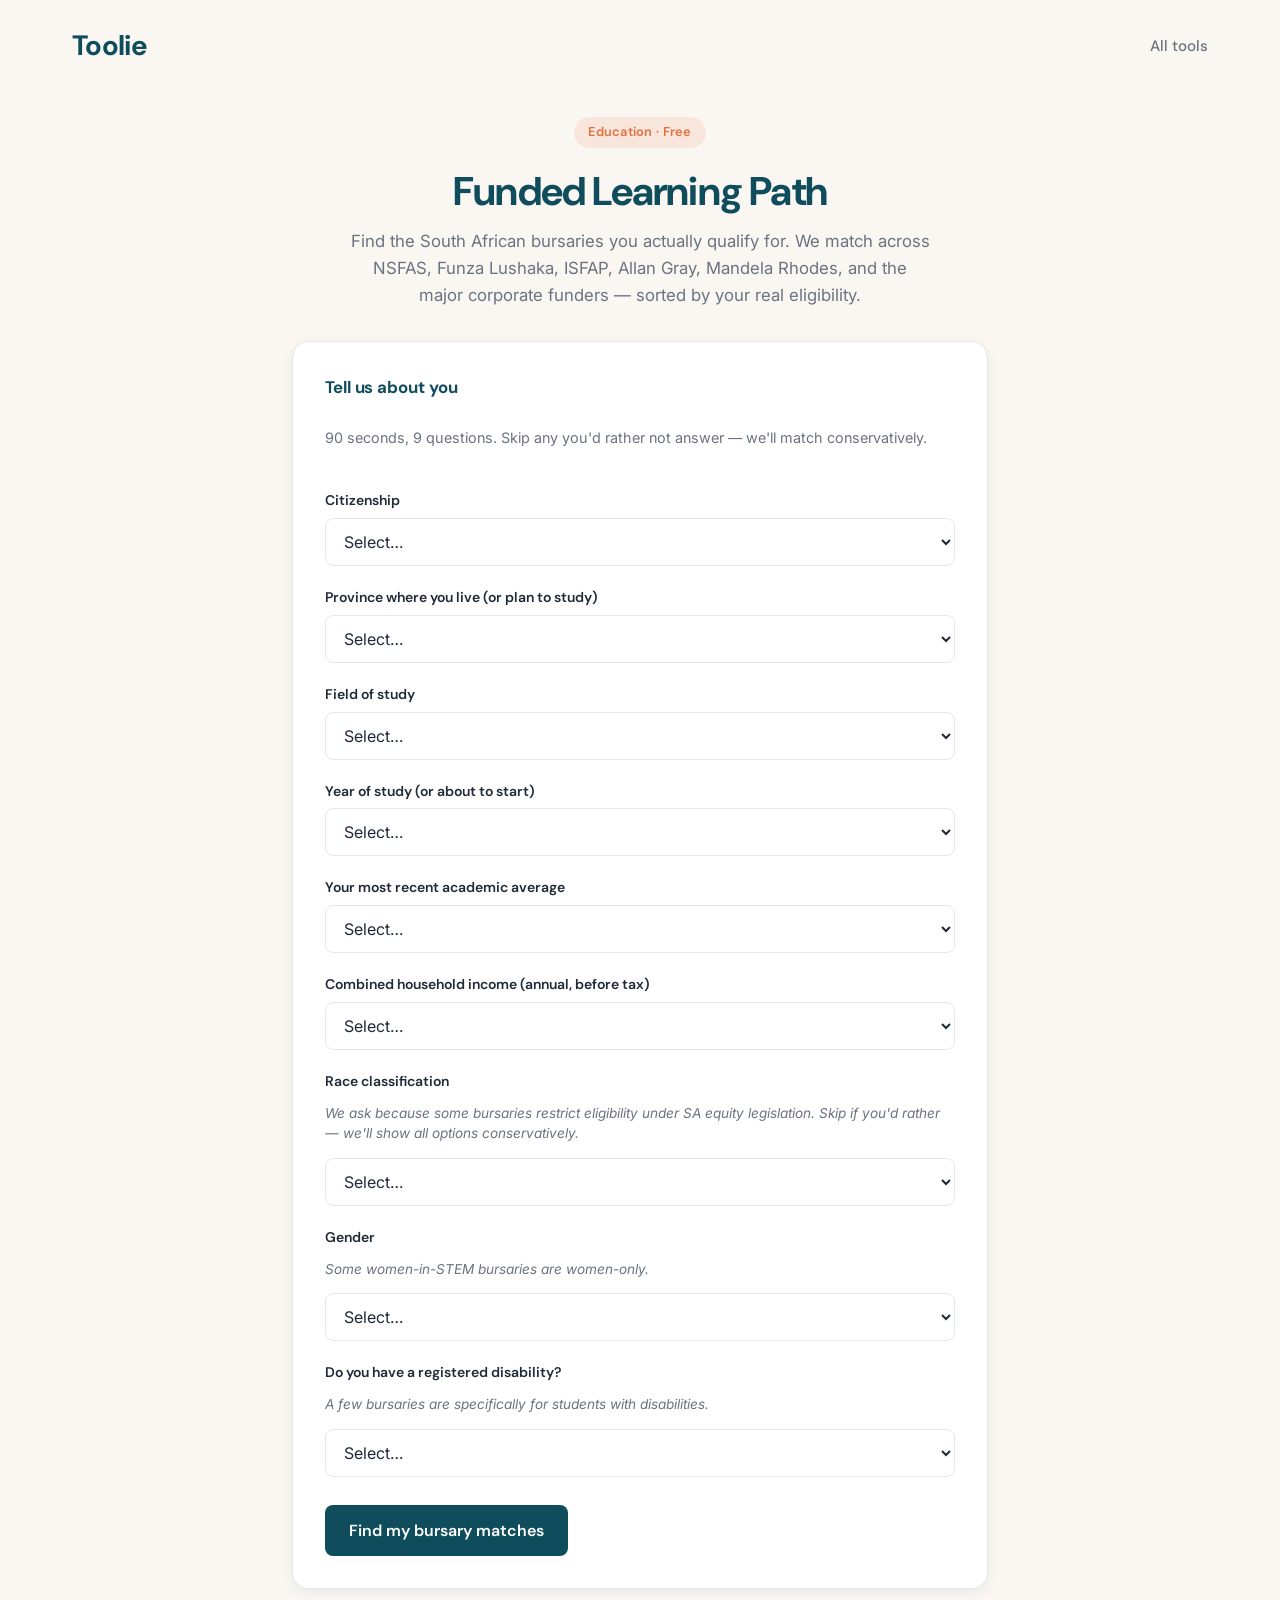
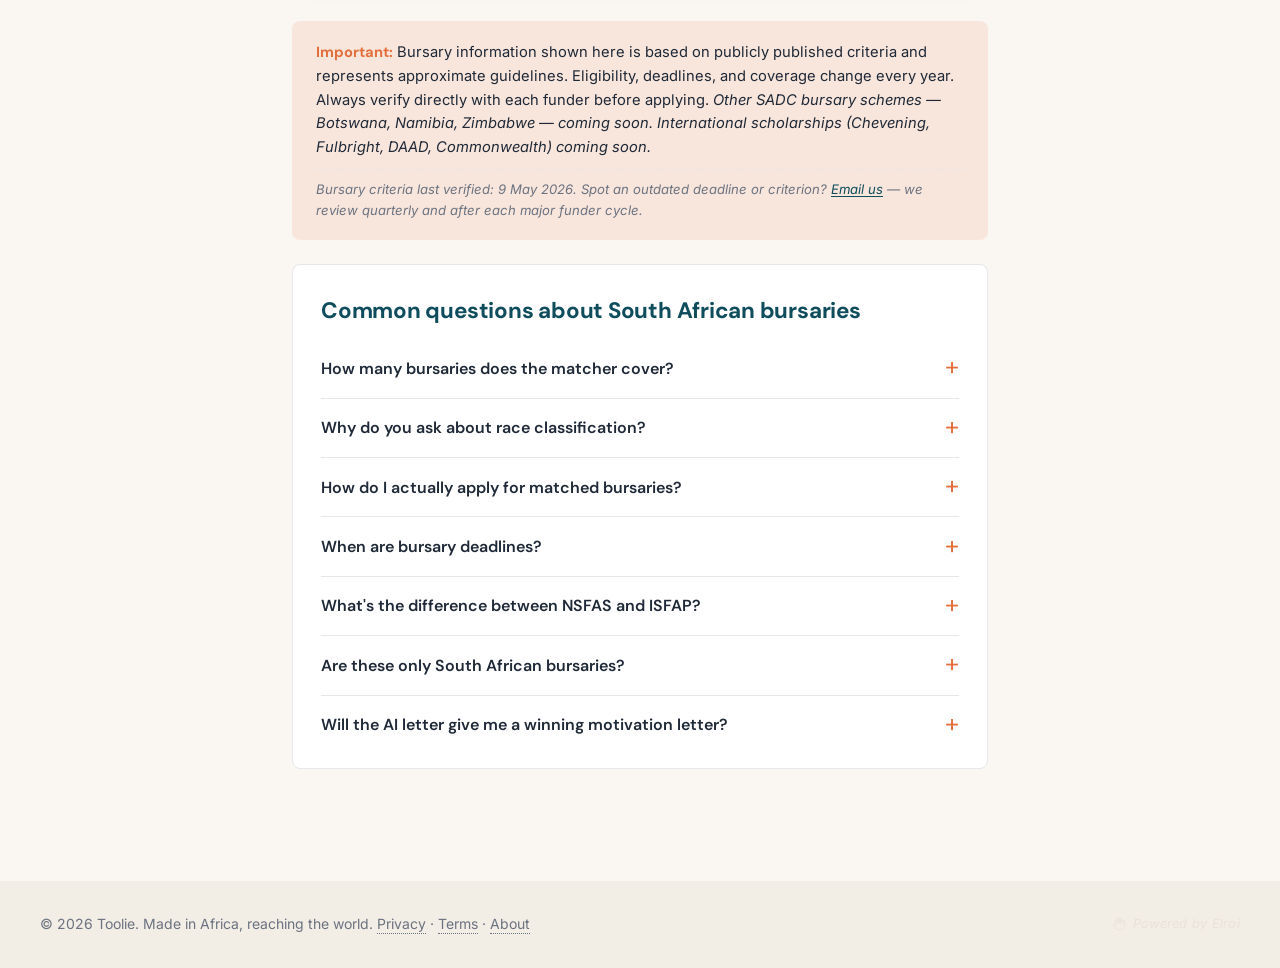
<file: funding.html>
<!DOCTYPE html>
<html lang="en">
<head>
  <meta charset="UTF-8">
  <meta name="viewport" content="width=device-width, initial-scale=1.0">
  <title>Funded Learning Path — Toolie</title>
  <meta name="description" content="Find South African bursaries you actually qualify for. Free matcher across NSFAS, Funza Lushaka, ISFAP, Allan Gray, and the major corporate bursaries — sorted by your real eligibility.">
  <meta property="og:title" content="Funded Learning Path — Toolie">
  <meta property="og:description" content="Find SA bursaries you actually qualify for. Free, made for SA students.">
  <meta property="og:type" content="website">
  <meta property="og:url" content="https://gettoolie.com/funding">
  <meta name="theme-color" content="#0F4C5C">
  <link rel="preconnect" href="https://fonts.googleapis.com">
  <link rel="preconnect" href="https://fonts.gstatic.com" crossorigin>
  <link href="https://fonts.googleapis.com/css2?family=DM+Sans:wght@500;600;700&family=Inter:wght@400;500&display=swap" rel="stylesheet">
  <link rel="stylesheet" href="style.css">
  <script async src="https://pagead2.googlesyndication.com/pagead/js/adsbygoogle.js?client=ca-pub-9742354292252484" crossorigin="anonymous"></script>
</head>
<body>

  <header class="site-header tool-header">
    <a href="/" class="logo" aria-label="Toolie home">Toolie</a>
    <nav class="tool-nav">
      <a href="/" class="nav-link">All tools</a>
    </nav>
  </header>

  <main class="tool-main">
    <section class="tool-hero">
      <span class="tool-pill">Education &middot; Free</span>
      <h1 class="tool-title">Funded Learning Path</h1>
      <p class="tool-subtitle">Find the South African bursaries you actually qualify for. We match across NSFAS, Funza Lushaka, ISFAP, Allan Gray, Mandela Rhodes, and the major corporate funders &mdash; sorted by your real eligibility.</p>
    </section>

    <section class="tool-card">
      <form id="fundingForm" class="tool-form">
        <h2 class="form-section-heading">Tell us about you</h2>
        <p class="form-section-help">90 seconds, 9 questions. Skip any you'd rather not answer &mdash; we'll match conservatively.</p>

        <div class="form-field">
          <label for="citizenship">Citizenship</label>
          <select id="citizenship" name="citizenship" required>
            <option value="">Select…</option>
            <option value="sa">South African citizen</option>
            <option value="permanent-resident">Permanent resident of South Africa</option>
            <option value="african">African national (other SADC / African country)</option>
            <option value="other">Other</option>
          </select>
        </div>

        <div class="form-field">
          <label for="province">Province where you live (or plan to study)</label>
          <select id="province" name="province" required>
            <option value="">Select…</option>
            <option value="gauteng">Gauteng</option>
            <option value="western-cape">Western Cape</option>
            <option value="kwazulu-natal">KwaZulu-Natal</option>
            <option value="eastern-cape">Eastern Cape</option>
            <option value="free-state">Free State</option>
            <option value="limpopo">Limpopo</option>
            <option value="mpumalanga">Mpumalanga</option>
            <option value="north-west">North West</option>
            <option value="northern-cape">Northern Cape</option>
          </select>
        </div>

        <div class="form-field">
          <label for="field">Field of study</label>
          <select id="field" name="field" required>
            <option value="">Select…</option>
            <option value="engineering">Engineering &amp; Built Environment</option>
            <option value="health">Health Sciences (Medicine, Pharmacy, Nursing, Allied)</option>
            <option value="commerce">Commerce (Accounting, Finance, Economics, Actuarial)</option>
            <option value="it">Information Technology &amp; Computer Science</option>
            <option value="science">Sciences (Physical, Life, Mathematical, Earth)</option>
            <option value="education">Education / Teaching</option>
            <option value="law">Law</option>
            <option value="humanities">Humanities &amp; Social Sciences</option>
            <option value="other">Other / Not yet decided</option>
          </select>
        </div>

        <div class="form-field">
          <label for="level">Year of study (or about to start)</label>
          <select id="level" name="level" required>
            <option value="">Select…</option>
            <option value="matric">Currently in Matric (Grade 12)</option>
            <option value="undergrad">Undergraduate (1st to 3rd / 4th year)</option>
            <option value="honours">Honours / Postgraduate Diploma</option>
            <option value="masters">Master's degree</option>
            <option value="phd">Doctorate (PhD)</option>
            <option value="tvet">TVET College</option>
          </select>
        </div>

        <div class="form-field">
          <label for="average">Your most recent academic average</label>
          <select id="average" name="average" required>
            <option value="">Select…</option>
            <option value="below-60">Below 60%</option>
            <option value="60-69">60% &ndash; 69%</option>
            <option value="70-79">70% &ndash; 79%</option>
            <option value="80-plus">80% or higher</option>
          </select>
        </div>

        <div class="form-field">
          <label for="income">Combined household income (annual, before tax)</label>
          <select id="income" name="income" required>
            <option value="">Select…</option>
            <option value="under-350k">Under R350,000 (NSFAS threshold)</option>
            <option value="350k-600k">R350,000 &ndash; R600,000 (the "missing middle")</option>
            <option value="600k-1m">R600,000 &ndash; R1 million</option>
            <option value="above-1m">Above R1 million</option>
            <option value="prefer-not">Prefer not to say</option>
          </select>
        </div>

        <div class="form-field">
          <label for="race">Race classification</label>
          <p class="field-help">We ask because some bursaries restrict eligibility under SA equity legislation. Skip if you'd rather &mdash; we'll show all options conservatively.</p>
          <select id="race" name="race" required>
            <option value="">Select…</option>
            <option value="black">Black African</option>
            <option value="coloured">Coloured</option>
            <option value="indian">Indian / Asian</option>
            <option value="white">White</option>
            <option value="prefer-not">Prefer not to say</option>
          </select>
        </div>

        <div class="form-field">
          <label for="gender">Gender</label>
          <p class="field-help">Some women-in-STEM bursaries are women-only.</p>
          <select id="gender" name="gender" required>
            <option value="">Select…</option>
            <option value="female">Female</option>
            <option value="male">Male</option>
            <option value="other">Other / non-binary</option>
            <option value="prefer-not">Prefer not to say</option>
          </select>
        </div>

        <div class="form-field">
          <label for="disability">Do you have a registered disability?</label>
          <p class="field-help">A few bursaries are specifically for students with disabilities.</p>
          <select id="disability" name="disability" required>
            <option value="">Select…</option>
            <option value="yes">Yes</option>
            <option value="no">No</option>
            <option value="prefer-not">Prefer not to say</option>
          </select>
        </div>

        <button type="submit" class="btn-primary" id="submitBtn">
          <span class="btn-text">Find my bursary matches</span>
          <span class="btn-loading">Matching…</span>
        </button>
      </form>
    </section>

    <section class="tool-output" id="output" hidden>
      <div class="match-summary" id="matchSummary"></div>

      <div class="bursary-list" id="bursaryList"></div>

      <div class="ai-letter-block" id="aiLetterBlock" hidden>
        <h3 class="ai-letter-heading">Need help drafting a motivation letter?</h3>
        <p class="ai-letter-help">Pick one bursary from your matches above, and we'll generate a starter draft. <strong>It's a starting point, not a finished letter</strong> &mdash; you'll need to add your own story and rewrite it in your own voice.</p>

        <div class="form-field">
          <label for="letterPick">Which bursary?</label>
          <select id="letterPick">
            <option value="">Select a bursary from your matches…</option>
          </select>
        </div>

        <button class="btn-secondary" id="letterBtn">
          <span class="btn-text">Generate a starter letter</span>
          <span class="btn-loading">Writing…</span>
        </button>

        <div class="ai-letter-output" id="aiLetterOutput" hidden></div>
      </div>

      <div class="output-footer">
        <button class="btn-secondary" id="restartBtn">Start over</button>
      </div>
    </section>

    <section class="tool-error" id="errorBox" hidden>
      <p id="errorText"></p>
    </section>

    <section class="tool-note">
      <p><strong>Important:</strong> Bursary information shown here is based on publicly published criteria and represents approximate guidelines. Eligibility, deadlines, and coverage change every year. Always verify directly with each funder before applying. <em>Other SADC bursary schemes &mdash; Botswana, Namibia, Zimbabwe &mdash; coming soon.</em> <em>International scholarships (Chevening, Fulbright, DAAD, Commonwealth) coming soon.</em></p>
      <p class="verified-stamp">Bursary criteria last verified: 9 May 2026. Spot an outdated deadline or criterion? <a href="mailto:hello@gettoolie.com?subject=Outdated%20bursary%20info%20on%20Toolie">Email us</a> &mdash; we review quarterly and after each major funder cycle.</p>
    </section>

    <section class="tool-faq">
      <h2>Common questions about South African bursaries</h2>

      <details>
        <summary>How many bursaries does the matcher cover?</summary>
        <p>27 major South African bursary programmes — across government (NSFAS, Funza Lushaka, NRF Postgraduate Funding, SANDF, Department of Health), trusts (ISFAP, Allan Gray Orbis Foundation, Mandela Rhodes Foundation, SAICA Thuthuka), and corporate funders (Sasol, Eskom, Anglo American, Investec, Standard Bank, FirstRand, Discovery, MTN, Vodacom, Old Mutual, Nedbank, ABSA, Transnet, Sappi, Engen, Sanlam, Gold Fields, Implats). We're adding more funders, plus international and SADC scholarships over time.</p>
      </details>

      <details>
        <summary>Why do you ask about race classification?</summary>
        <p>Many South African bursaries restrict eligibility to designated groups under SA's equity legislation (the Employment Equity Act and BEE codes). Without this question, we'd surface bursaries you couldn't actually qualify for. We've added a "Prefer not to say" option so you can skip it — in that case we'll surface all matching options but flag where eligibility might be restricted by race, so you can verify before applying.</p>
      </details>

      <details>
        <summary>How do I actually apply for matched bursaries?</summary>
        <p>Each bursary card in our results has a direct link to that funder's application page. You'll typically need to apply through their portal with documents like ID copy, parents' ID copies, proof of household income, your most recent school results, and a motivation letter. Some bursaries have additional steps like an interview, a selection test, or a structured assessment. Our motivation letter helper can draft a starting point — but personalise it heavily before submitting.</p>
      </details>

      <details>
        <summary>When are bursary deadlines?</summary>
        <p>They vary widely by funder. NSFAS applications open in August for the following year. Funza Lushaka opens September. Most corporate bursaries (Sasol, Eskom, Investec, Anglo, etc.) have deadlines between March and August. Department of Health bursaries are typically January to April depending on the province. Each bursary card in the matcher shows its typical deadline window. Apply early — bursaries are competitive, and late applications are usually not considered at all.</p>
      </details>

      <details>
        <summary>What's the difference between NSFAS and ISFAP?</summary>
        <p>NSFAS (National Student Financial Aid Scheme) is South Africa's largest funding scheme, for students from households earning under R350,000 a year. It covers tuition, accommodation, books, food allowance, and learning materials at public universities and TVET colleges. ISFAP (Ikusasa Student Financial Aid Programme) is for the "missing middle" — students whose household income is too high for NSFAS but who can't comfortably afford university (typically R350k-R600k household income). ISFAP also targets high-performing students in scarce-skill fields like medicine and engineering. The matcher checks your eligibility for both.</p>
      </details>

      <details>
        <summary>Are these only South African bursaries?</summary>
        <p>For now, yes — Wave 1 of Toolie focuses on South Africa. International scholarships (Chevening, Fulbright, DAAD, Commonwealth) and SADC bursary schemes for Botswana, Namibia, Zimbabwe, and Eswatini are on our roadmap and will be added as separate filters in future versions.</p>
      </details>

      <details>
        <summary>Will the AI letter give me a winning motivation letter?</summary>
        <p>Not directly. The motivation letter helper drafts a structured starting point — about 250-350 words — with bracketed placeholders for the personal details only you can fill in (specific moments that sparked your interest, your community story, academic projects you're proud of). Bursary committees read hundreds of letters and easily spot generic ones. Use the draft as scaffolding, then rewrite it in your own voice with your specific story. The structure helps; the substance must be yours.</p>
      </details>
    </section>
  </main>

  <footer class="site-footer">
    <div class="footer-inner">
      <p class="copyright">&copy; 2026 Toolie. Made in Africa, reaching the world. <a href="/privacy" class="footer-link">Privacy</a> &middot; <a href="/terms" class="footer-link">Terms</a> &middot; <a href="/about" class="footer-link">About</a></p>
      <p class="elroi-credit" tabindex="0" aria-label="Powered by Elroi">
        <svg class="hand-icon" viewBox="0 0 24 24" fill="none" stroke="currentColor" stroke-width="1.5" stroke-linecap="round" stroke-linejoin="round" aria-hidden="true">
          <path d="M18 11V6a2 2 0 0 0-4 0v5"/>
          <path d="M14 10V4a2 2 0 0 0-4 0v6"/>
          <path d="M10 10.5V6a2 2 0 0 0-4 0v8"/>
          <path d="M18 8a2 2 0 1 1 4 0v6a8 8 0 0 1-8 8h-2c-2.8 0-4.5-.86-5.99-2.34l-3.6-3.6a2 2 0 0 1 2.83-2.82L7 15"/>
        </svg>
        <span>Powered by Elroi</span>
      </p>
    </div>
  </footer>

  <script>
    const WORKER_URL = "https://toolie-ai.chipo21jan.workers.dev";

    // Bursary database — ~27 major SA bursary schemes
    // race_restricted means HARD eligibility restriction. transformation_focus means PREFERENCE for designated groups.
    const BURSARIES = [
      {
        id: "nsfas",
        name: "NSFAS",
        full_name: "National Student Financial Aid Scheme",
        organisation: "Department of Higher Education",
        type: "government",
        coverage: "Full tuition, accommodation/transport allowance, food allowance, learning materials",
        citizenship: ["sa", "permanent-resident"],
        levels: ["matric", "undergrad", "tvet"],
        fields: ["all"],
        income_max: 350000,
        race_restricted: false,
        transformation_focus: false,
        gender_restricted: false,
        disability_only: false,
        academic_min: null,
        deadline: "August to end of November (for the following academic year)",
        apply_url: "https://www.nsfas.org.za",
        description: "South Africa's largest tertiary funding scheme. Covers tuition and living costs at public universities and TVET colleges. SASSA-grant recipients automatically qualify.",
        tips: "Apply EARLY in August. Have your ID, parent IDs, and proof of income ready. If your household earns under R350k OR you receive SASSA grants, apply."
      },
      {
        id: "funza-lushaka",
        name: "Funza Lushaka",
        full_name: "Funza Lushaka Bursary Programme",
        organisation: "Department of Basic Education",
        type: "government",
        coverage: "Full tuition, accommodation, meals, books, monthly stipend",
        citizenship: ["sa"],
        levels: ["undergrad", "honours"],
        fields: ["education"],
        income_max: null,
        race_restricted: false,
        transformation_focus: false,
        gender_restricted: false,
        disability_only: false,
        academic_min: null,
        deadline: "September to early January",
        apply_url: "https://www.funzalushaka.doe.gov.za",
        description: "For students training to teach in priority subject areas (Maths, Sciences, African Languages, Foundation Phase). Comes with a teaching service obligation in a public school after qualifying.",
        tips: "Priority subjects matter. Strongest applications are for Maths, Physical Sciences, and Foundation Phase. One year of service for each year of funding."
      },
      {
        id: "isfap",
        name: "ISFAP",
        full_name: "Ikusasa Student Financial Aid Programme",
        organisation: "Multiple corporate funders + government",
        type: "trust",
        coverage: "Full tuition, accommodation, books, food allowance, laptop, psychosocial support",
        citizenship: ["sa"],
        levels: ["matric", "undergrad"],
        fields: ["engineering", "health", "commerce", "science", "it", "law"],
        income_max: 600000,
        race_restricted: false,
        transformation_focus: true,
        gender_restricted: false,
        disability_only: false,
        academic_min: 65,
        deadline: "August to October",
        apply_url: "https://www.isfap.org.za",
        description: "For 'missing middle' students — household income too high for NSFAS but unable to comfortably afford university. Targets high-performing students in scarce-skill fields.",
        tips: "ISFAP is built for the missing middle (R350k–R600k). Strong academic record matters. Scarce-skill fields like Medicine and Engineering are priorities."
      },
      {
        id: "allan-gray",
        name: "Allan Gray Orbis Foundation",
        full_name: "Allan Gray Orbis Foundation Fellowship",
        organisation: "Allan Gray Orbis Foundation",
        type: "trust",
        coverage: "Full tuition, accommodation, books, laptop, structured leadership programme, mentorship, peer network",
        citizenship: ["sa"],
        levels: ["matric"],
        fields: ["all"],
        income_max: null,
        race_restricted: false,
        transformation_focus: true,
        gender_restricted: false,
        disability_only: false,
        academic_min: 70,
        deadline: "April to early May (in your matric year, for university the following year)",
        apply_url: "https://www.allangrayorbis.org",
        description: "Highly selective fellowship for matric students with entrepreneurial mindset and leadership potential. Funds the full undergraduate degree plus a multi-year leadership development programme.",
        tips: "One of SA's most prestigious fellowships. Looks for entrepreneurial thinking and leadership, not just academic results. Apply in your matric year, April–May."
      },
      {
        id: "mandela-rhodes",
        name: "Mandela Rhodes Foundation",
        full_name: "Mandela Rhodes Scholarship",
        organisation: "Mandela Rhodes Foundation",
        type: "trust",
        coverage: "Full postgraduate tuition, accommodation, monthly stipend, leadership development programme",
        citizenship: ["sa", "african"],
        levels: ["honours", "masters"],
        fields: ["all"],
        income_max: null,
        race_restricted: false,
        transformation_focus: false,
        gender_restricted: false,
        disability_only: false,
        academic_min: 70,
        deadline: "April",
        apply_url: "https://www.mandelarhodes.org",
        description: "Postgraduate scholarship for African students under 30 with leadership potential. Open to all African nationals, not only South Africans.",
        tips: "Highly competitive. Looks for leadership, entrepreneurship, education, and reconciliation values. The leadership programme is as much the prize as the funding."
      },
      {
        id: "saica-thuthuka",
        name: "SAICA Thuthuka",
        full_name: "SAICA Thuthuka Bursary Fund",
        organisation: "South African Institute of Chartered Accountants",
        type: "trust",
        coverage: "Tuition, accommodation, books, meals, mentorship, training contracts toward CA(SA)",
        citizenship: ["sa"],
        levels: ["matric", "undergrad"],
        fields: ["commerce"],
        income_max: null,
        race_restricted: true,
        race_groups: ["black", "coloured"],
        transformation_focus: true,
        gender_restricted: false,
        disability_only: false,
        academic_min: 60,
        deadline: "Varies by university — apply through Thuthuka coordinator",
        apply_url: "https://www.saica.co.za/students/thuthuka-bursary-fund",
        description: "Specifically for Black African and Coloured students pursuing the Chartered Accountancy (CA(SA)) qualification. Includes academic, mentoring, and life-skills support throughout the BCom (Acc), Honours, and articles.",
        tips: "If you want to be a CA(SA) and qualify for designated-group consideration, this is the gold-standard programme. Apply through your prospective university's Thuthuka office."
      },
      {
        id: "sasol",
        name: "Sasol Bursary",
        full_name: "Sasol Bursary Programme",
        organisation: "Sasol Limited",
        type: "corporate",
        coverage: "Full tuition, accommodation, books, monthly allowance, vacation work, post-graduation employment",
        citizenship: ["sa"],
        levels: ["matric", "undergrad"],
        fields: ["engineering", "science"],
        income_max: null,
        race_restricted: false,
        transformation_focus: true,
        gender_restricted: false,
        disability_only: false,
        academic_min: 65,
        deadline: "March to August",
        apply_url: "https://www.sasolbursaries.com",
        description: "Chemical, mechanical, electrical, mining engineering and related sciences. Includes vacation work and a post-graduation work commitment.",
        tips: "Strong on scarce engineering skills. You commit to working at Sasol for an equal period after qualifying. Strong physical sciences and maths required."
      },
      {
        id: "eskom",
        name: "Eskom Bursary",
        full_name: "Eskom Engineering Bursary",
        organisation: "Eskom Holdings",
        type: "corporate",
        coverage: "Full tuition, accommodation, books, monthly allowance, vacation work",
        citizenship: ["sa"],
        levels: ["undergrad"],
        fields: ["engineering"],
        income_max: null,
        race_restricted: false,
        transformation_focus: true,
        gender_restricted: false,
        disability_only: false,
        academic_min: 65,
        deadline: "Approximately April to June",
        apply_url: "https://www.eskom.co.za/careers/bursaries-and-learnerships/",
        description: "Engineering bursaries focused on electrical, mechanical, and electronic engineering. Includes vacation work and a service obligation after graduation.",
        tips: "Eskom prioritises electrical engineering. Service-back commitment applies. Strong maths and physical sciences a must."
      },
      {
        id: "anglo-american",
        name: "Anglo American Bursary",
        full_name: "Anglo American Bursary Programme",
        organisation: "Anglo American",
        type: "corporate",
        coverage: "Tuition, accommodation, books, allowances, vacation work, mentorship",
        citizenship: ["sa"],
        levels: ["undergrad"],
        fields: ["engineering", "science"],
        income_max: null,
        race_restricted: false,
        transformation_focus: true,
        gender_restricted: false,
        disability_only: false,
        academic_min: 65,
        deadline: "July to September",
        apply_url: "https://southafrica.angloamerican.com",
        description: "Mining-related engineering and sciences. Includes mining engineering, metallurgy, geology, mechanical and electrical engineering.",
        tips: "Strongly mining-focused. Service obligation applies. Most competitive for first-time university applicants from labour-sending communities."
      },
      {
        id: "investec",
        name: "Investec Bursary",
        full_name: "Investec Bursary Programme",
        organisation: "Investec",
        type: "corporate",
        coverage: "Tuition, accommodation, books, mentorship, vacation work",
        citizenship: ["sa"],
        levels: ["matric", "undergrad"],
        fields: ["commerce"],
        income_max: null,
        race_restricted: false,
        transformation_focus: true,
        gender_restricted: false,
        disability_only: false,
        academic_min: 70,
        deadline: "May to July",
        apply_url: "https://www.investec.com/en_za/welcome-to-investec/about-us/csi/bursary-programme.html",
        description: "Targeted at high-performing students in finance, accounting, economics, actuarial science, and computer science.",
        tips: "Very academically selective. Strong in commerce, especially actuarial science. Service-back commitment after graduation."
      },
      {
        id: "standard-bank",
        name: "Standard Bank",
        full_name: "Standard Bank Group Bursary",
        organisation: "Standard Bank Group",
        type: "corporate",
        coverage: "Tuition, accommodation, books, monthly allowance, mentorship",
        citizenship: ["sa"],
        levels: ["matric", "undergrad"],
        fields: ["commerce", "it"],
        income_max: null,
        race_restricted: false,
        transformation_focus: true,
        gender_restricted: false,
        disability_only: false,
        academic_min: 65,
        deadline: "April to August",
        apply_url: "https://www.standardbank.com/sbg/standard-bank-group/who-we-are/careers",
        description: "Commerce, IT, and finance fields. Includes the Future Coders programme for IT students.",
        tips: "Apply through their careers portal. Service obligation applies. Future Coders is a strong path for software engineering students."
      },
      {
        id: "firstrand",
        name: "FirstRand Bursary",
        full_name: "FirstRand Group Bursary",
        organisation: "FirstRand Group (RMB, FNB, WesBank)",
        type: "corporate",
        coverage: "Tuition, accommodation, books, mentorship, vacation work",
        citizenship: ["sa"],
        levels: ["matric", "undergrad"],
        fields: ["commerce", "it"],
        income_max: null,
        race_restricted: false,
        transformation_focus: true,
        gender_restricted: false,
        disability_only: false,
        academic_min: 70,
        deadline: "April to June",
        apply_url: "https://www.firstrand.co.za/people/careers/",
        description: "Finance, commerce, and IT bursaries across the FirstRand banking group.",
        tips: "Very competitive. Actuarial science, computer science, and accounting are priority fields."
      },
      {
        id: "discovery",
        name: "Discovery Bursary",
        full_name: "Discovery Foundation Bursaries",
        organisation: "Discovery Limited",
        type: "corporate",
        coverage: "Tuition, accommodation, books, allowances, vacation work",
        citizenship: ["sa"],
        levels: ["undergrad"],
        fields: ["commerce", "it", "health"],
        income_max: null,
        race_restricted: false,
        transformation_focus: true,
        gender_restricted: false,
        disability_only: false,
        academic_min: 70,
        deadline: "March to June",
        apply_url: "https://www.discovery.co.za/corporate/careers-bursaries",
        description: "Actuarial science, data science, computer science, medicine. Discovery Foundation also funds postgraduate medical specialisation.",
        tips: "Strong in actuarial science and data fields. Medical specialisation funding is for qualified doctors pursuing specialist training."
      },
      {
        id: "mtn",
        name: "MTN Bursary",
        full_name: "MTN Foundation Bursary",
        organisation: "MTN Group",
        type: "corporate",
        coverage: "Tuition, accommodation, books, allowance",
        citizenship: ["sa"],
        levels: ["undergrad"],
        fields: ["it", "engineering"],
        income_max: 600000,
        race_restricted: false,
        transformation_focus: true,
        gender_restricted: false,
        disability_only: false,
        academic_min: 65,
        deadline: "Approximately May to July",
        apply_url: "https://www.mtn.com/sustainability/society-and-economic-development/",
        description: "ICT and engineering. Particular focus on women in STEM.",
        tips: "Women applicants encouraged. Strong in computer science and electrical engineering."
      },
      {
        id: "vodacom",
        name: "Vodacom Bursary",
        full_name: "Vodacom Discover Bursary",
        organisation: "Vodacom Group",
        type: "corporate",
        coverage: "Tuition, accommodation, books, mentorship, work experience",
        citizenship: ["sa"],
        levels: ["undergrad"],
        fields: ["it", "engineering"],
        income_max: null,
        race_restricted: false,
        transformation_focus: true,
        gender_restricted: false,
        disability_only: false,
        academic_min: 65,
        deadline: "April to June",
        apply_url: "https://careers.vodacom.com",
        description: "Software engineering, computer science, electrical engineering, data science.",
        tips: "Strong tech focus. Service obligation applies. Particular interest in cybersecurity and AI/ML candidates."
      },
      {
        id: "old-mutual",
        name: "Old Mutual",
        full_name: "Old Mutual Education Trust Bursary",
        organisation: "Old Mutual",
        type: "corporate",
        coverage: "Tuition, accommodation, books, allowances",
        citizenship: ["sa"],
        levels: ["undergrad"],
        fields: ["commerce"],
        income_max: 600000,
        race_restricted: false,
        transformation_focus: true,
        gender_restricted: false,
        disability_only: false,
        academic_min: 65,
        deadline: "May to August",
        apply_url: "https://www.oldmutual.co.za",
        description: "Finance, actuarial science, accounting, and IT.",
        tips: "Income-based as well as academic. Service-back applies."
      },
      {
        id: "nedbank",
        name: "Nedbank Bursary",
        full_name: "Nedbank External Bursary Programme",
        organisation: "Nedbank Group",
        type: "corporate",
        coverage: "Tuition, allowances, mentorship",
        citizenship: ["sa"],
        levels: ["undergrad"],
        fields: ["commerce", "it"],
        income_max: null,
        race_restricted: false,
        transformation_focus: true,
        gender_restricted: false,
        disability_only: false,
        academic_min: 65,
        deadline: "April to June",
        apply_url: "https://www.nedbank.co.za",
        description: "Banking, finance, IT, and computer science fields.",
        tips: "Service-back commitment standard. Strong on data analytics and IT."
      },
      {
        id: "absa",
        name: "ABSA Bursary",
        full_name: "ABSA Group Bursary Programme",
        organisation: "ABSA Group",
        type: "corporate",
        coverage: "Tuition, accommodation, books, mentorship",
        citizenship: ["sa"],
        levels: ["undergrad"],
        fields: ["commerce", "it"],
        income_max: null,
        race_restricted: false,
        transformation_focus: true,
        gender_restricted: false,
        disability_only: false,
        academic_min: 65,
        deadline: "April to August",
        apply_url: "https://www.absa.africa",
        description: "Finance, IT, and commerce.",
        tips: "Apply through their careers portal. Strongly transformation-focused."
      },
      {
        id: "transnet",
        name: "Transnet Bursary",
        full_name: "Transnet Bursary Programme",
        organisation: "Transnet",
        type: "corporate",
        coverage: "Tuition, accommodation, books, vacation work",
        citizenship: ["sa"],
        levels: ["undergrad"],
        fields: ["engineering", "commerce"],
        income_max: null,
        race_restricted: false,
        transformation_focus: true,
        gender_restricted: false,
        disability_only: false,
        academic_min: 65,
        deadline: "March to May",
        apply_url: "https://www.transnet.net/Careers/",
        description: "Engineering (mechanical, electrical, civil), supply chain, logistics, commerce.",
        tips: "Logistics and rail-engineering focused. Service-back applies."
      },
      {
        id: "sappi",
        name: "Sappi Bursary",
        full_name: "Sappi Bursary Scheme",
        organisation: "Sappi Limited",
        type: "corporate",
        coverage: "Tuition, accommodation, books, allowance, vacation work",
        citizenship: ["sa"],
        levels: ["undergrad"],
        fields: ["engineering", "science"],
        income_max: null,
        race_restricted: false,
        transformation_focus: false,
        gender_restricted: false,
        disability_only: false,
        academic_min: 65,
        deadline: "May to July",
        apply_url: "https://www.sappi.com/careers",
        description: "Pulp and paper engineering, chemical engineering, mechanical engineering, forestry sciences.",
        tips: "Forestry and pulp-paper heavy. Niche but well-funded."
      },
      {
        id: "engen",
        name: "Engen Bursary",
        full_name: "Engen Bursary Programme",
        organisation: "Engen Petroleum",
        type: "corporate",
        coverage: "Tuition, accommodation, books, allowance, vacation work",
        citizenship: ["sa"],
        levels: ["undergrad"],
        fields: ["engineering", "science"],
        income_max: null,
        race_restricted: false,
        transformation_focus: true,
        gender_restricted: false,
        disability_only: false,
        academic_min: 65,
        deadline: "March to June",
        apply_url: "https://www.engen.co.za/careers",
        description: "Chemical, mechanical, electrical engineering, and chemistry.",
        tips: "Petroleum and downstream chemicals focus. Service-back applies."
      },
      {
        id: "department-health",
        name: "Department of Health Bursary",
        full_name: "Provincial Department of Health Healthcare Bursary",
        organisation: "Provincial Departments of Health",
        type: "government",
        coverage: "Tuition, accommodation, books, monthly stipend",
        citizenship: ["sa"],
        levels: ["undergrad"],
        fields: ["health"],
        income_max: null,
        race_restricted: false,
        transformation_focus: false,
        gender_restricted: false,
        disability_only: false,
        academic_min: 60,
        deadline: "Varies by province (typically January to April)",
        apply_url: "https://www.health.gov.za/bursaries/",
        description: "Medicine (MBChB), nursing, pharmacy, physiotherapy, occupational therapy, dentistry, radiography. Each province manages its own scheme.",
        tips: "Service-back commitment is significant — typically one year per year of funding, in a public health facility. Apply through your home province's health department."
      },
      {
        id: "nrf",
        name: "NRF Postgraduate Funding",
        full_name: "National Research Foundation Postgraduate Scholarships",
        organisation: "National Research Foundation",
        type: "government",
        coverage: "Stipend, partial fees (varies by award category)",
        citizenship: ["sa"],
        levels: ["honours", "masters", "phd"],
        fields: ["science", "engineering", "commerce", "humanities", "it"],
        income_max: null,
        race_restricted: false,
        transformation_focus: false,
        gender_restricted: false,
        disability_only: false,
        academic_min: 65,
        deadline: "July to September",
        apply_url: "https://www.nrf.ac.za/division/funding-and-grants/",
        description: "Postgraduate scholarships across most academic disciplines. Honours and Master's are most accessible; PhD and postdoc funding also available.",
        tips: "Apply through your university's research office. Each university has its own internal NRF deadline before the national one."
      },
      {
        id: "sandf",
        name: "SANDF Bursary",
        full_name: "SA National Defence Force Bursary",
        organisation: "SA Department of Defence",
        type: "government",
        coverage: "Full tuition, accommodation, allowance",
        citizenship: ["sa"],
        levels: ["matric", "undergrad"],
        fields: ["engineering", "health", "science", "humanities"],
        income_max: null,
        race_restricted: false,
        transformation_focus: false,
        gender_restricted: false,
        disability_only: false,
        academic_min: 60,
        deadline: "April to June",
        apply_url: "https://www.dod.mil.za",
        description: "Various fields including military health, engineering, aviation, intelligence. Comes with mandatory military service after qualifying.",
        tips: "Service-back is significant: typically four years minimum in the SANDF. Suitable if you're considering a military career."
      },
      {
        id: "sanlam",
        name: "Sanlam Bursary",
        full_name: "Sanlam Bursary Programme",
        organisation: "Sanlam Group",
        type: "corporate",
        coverage: "Tuition, accommodation, books, mentorship",
        citizenship: ["sa"],
        levels: ["undergrad"],
        fields: ["commerce"],
        income_max: null,
        race_restricted: false,
        transformation_focus: true,
        gender_restricted: false,
        disability_only: false,
        academic_min: 70,
        deadline: "April to June",
        apply_url: "https://www.sanlam.com/careers/bursaries/",
        description: "Actuarial science, finance, accounting, IT.",
        tips: "Particularly strong in actuarial science. Service-back applies."
      },
      {
        id: "goldfields",
        name: "Gold Fields Bursary",
        full_name: "Gold Fields Bursary Scheme",
        organisation: "Gold Fields",
        type: "corporate",
        coverage: "Tuition, accommodation, books, allowance, vacation work",
        citizenship: ["sa"],
        levels: ["undergrad"],
        fields: ["engineering", "science"],
        income_max: null,
        race_restricted: false,
        transformation_focus: true,
        gender_restricted: false,
        disability_only: false,
        academic_min: 65,
        deadline: "March to August",
        apply_url: "https://www.goldfields.com",
        description: "Mining engineering, metallurgy, geology, mechanical and electrical engineering with mining application.",
        tips: "Mining specific. Service-back applies. Priority for students from host communities."
      },
      {
        id: "implats",
        name: "Implats Bursary",
        full_name: "Implats Bursary Scheme",
        organisation: "Impala Platinum (Implats)",
        type: "corporate",
        coverage: "Tuition, accommodation, books, allowance",
        citizenship: ["sa"],
        levels: ["undergrad"],
        fields: ["engineering", "science"],
        income_max: null,
        race_restricted: false,
        transformation_focus: true,
        gender_restricted: false,
        disability_only: false,
        academic_min: 65,
        deadline: "April to August",
        apply_url: "https://www.implats.co.za",
        description: "Mining engineering, mechanical, electrical, metallurgy, mineralogy.",
        tips: "Mining specific. Service-back applies. Priority for students from labour-sending areas."
      }
    ];

    // Field labels for display and matching
    const FIELD_LABELS = {
      engineering: "Engineering & Built Environment",
      health: "Health Sciences",
      commerce: "Commerce",
      it: "Information Technology & Computer Science",
      science: "Sciences",
      education: "Education",
      law: "Law",
      humanities: "Humanities & Social Sciences",
      other: "Other"
    };

    // Income bracket midpoints for matching
    const INCOME_MID = {
      "under-350k": 200000,
      "350k-600k": 475000,
      "600k-1m": 800000,
      "above-1m": 1500000,
      "prefer-not": null
    };

    // Average bracket midpoints
    const AVG_MID = {
      "below-60": 55,
      "60-69": 65,
      "70-79": 75,
      "80-plus": 85
    };

    // ----------- Match logic -----------
    function matchBursary(b, u) {
      const reasons = [];
      const cautions = [];

      // Hard disqualifications first
      if (b.citizenship && !b.citizenship.includes(u.citizenship)) {
        return { eligible: false, hide: false, reasons: [], cautions: ["This bursary is for " + b.citizenship.join(", ") + " applicants only — your citizenship doesn't match."], score: 0 };
      }

      if (b.levels && !b.levels.includes(u.level)) {
        return { eligible: false, hide: true, reasons: [], cautions: [], score: 0 };
      }

      if (b.fields && !b.fields.includes("all") && !b.fields.includes(u.field)) {
        return { eligible: false, hide: true, reasons: [], cautions: [], score: 0 };
      }

      // Race restriction (HARD)
      if (b.race_restricted && b.race_groups) {
        if (u.race === "prefer-not") {
          cautions.push("This bursary restricts eligibility to designated groups (" + b.race_groups.join(", ") + "). You'll need to confirm your eligibility when applying.");
        } else if (!b.race_groups.includes(u.race)) {
          return { eligible: false, hide: true, reasons: [], cautions: [], score: 0 };
        } else {
          reasons.push("Eligible for designated groups");
        }
      }

      // Transformation focus (SOFT — affects scoring but doesn't disqualify)
      if (b.transformation_focus && !b.race_restricted) {
        if (u.race === "prefer-not") {
          cautions.push("This bursary prioritises designated groups under SA equity legislation. Likely strongest for Black African, Coloured, or Indian applicants.");
        } else if (["black", "coloured", "indian"].includes(u.race)) {
          reasons.push("Transformation focus aligns");
        } else if (u.race === "white") {
          cautions.push("This bursary prioritises designated groups (Black African, Coloured, Indian). White applicants may still be considered but face stronger competition.");
        }
      }

      // Income filter
      if (b.income_max && u.income !== "prefer-not") {
        const userIncome = INCOME_MID[u.income];
        if (userIncome > b.income_max) {
          return { eligible: false, hide: false, reasons: [], cautions: ["Household income above this bursary's R" + b.income_max.toLocaleString() + " threshold."], score: 0 };
        } else {
          reasons.push("Household income within threshold");
        }
      } else if (b.income_max && u.income === "prefer-not") {
        cautions.push("This bursary has a household income cap of R" + b.income_max.toLocaleString() + ". Confirm your household income when applying.");
      }

      // Academic minimum
      if (b.academic_min) {
        const userAvg = AVG_MID[u.average];
        if (userAvg < b.academic_min) {
          cautions.push("Academic average appears below the typical " + b.academic_min + "% guideline. You can still apply, but it's a stretch.");
        } else {
          reasons.push("Academic average meets the guideline");
        }
      }

      // Gender restriction
      if (b.gender_restricted && b.gender_groups) {
        if (u.gender === "prefer-not") {
          cautions.push("This bursary is gender-restricted. Confirm eligibility when applying.");
        } else if (!b.gender_groups.includes(u.gender)) {
          return { eligible: false, hide: true, reasons: [], cautions: [], score: 0 };
        }
      }

      // Disability only
      if (b.disability_only && u.disability !== "yes") {
        return { eligible: false, hide: true, reasons: [], cautions: [], score: 0 };
      }

      // Score: more reasons = stronger match
      const score = reasons.length * 10 - cautions.length * 5;

      return {
        eligible: true,
        hide: false,
        reasons: reasons,
        cautions: cautions,
        score: score
      };
    }

    // ----------- Form handling -----------
    const form = document.getElementById("fundingForm");
    const submitBtn = document.getElementById("submitBtn");
    const output = document.getElementById("output");
    const errorBox = document.getElementById("errorBox");
    const errorText = document.getElementById("errorText");
    const restartBtn = document.getElementById("restartBtn");
    const aiLetterBlock = document.getElementById("aiLetterBlock");
    const letterBtn = document.getElementById("letterBtn");
    const letterPick = document.getElementById("letterPick");
    const aiLetterOutput = document.getElementById("aiLetterOutput");

    let lastUserProfile = null;
    let lastMatches = [];

    restartBtn.addEventListener("click", function() {
      output.hidden = true;
      form.scrollIntoView({behavior: "smooth"});
    });

    form.addEventListener("submit", function(e) {
      e.preventDefault();
      errorBox.hidden = true;
      submitBtn.classList.add("loading");
      submitBtn.disabled = true;

      try {
        const u = {
          citizenship: document.getElementById("citizenship").value,
          province: document.getElementById("province").value,
          field: document.getElementById("field").value,
          level: document.getElementById("level").value,
          average: document.getElementById("average").value,
          income: document.getElementById("income").value,
          race: document.getElementById("race").value,
          gender: document.getElementById("gender").value,
          disability: document.getElementById("disability").value
        };

        for (const key in u) {
          if (!u[key]) throw new Error("Please answer every question.");
        }

        lastUserProfile = u;

        // Match all bursaries
        const matched = BURSARIES.map(b => ({ bursary: b, match: matchBursary(b, u) }));
        const eligible = matched.filter(m => m.match.eligible).sort((a, b) => b.match.score - a.match.score);
        const ineligibleVisible = matched.filter(m => !m.match.eligible && !m.match.hide).slice(0, 3);

        lastMatches = eligible;

        renderMatches(eligible, ineligibleVisible, u);
        output.hidden = false;
        output.scrollIntoView({behavior: "smooth"});
      } catch (err) {
        errorText.textContent = err.message;
        errorBox.hidden = false;
      } finally {
        submitBtn.classList.remove("loading");
        submitBtn.disabled = false;
      }
    });

    function renderMatches(eligible, ineligibleVisible, u) {
      const summaryEl = document.getElementById("matchSummary");
      const fieldLabel = FIELD_LABELS[u.field] || u.field;

      if (eligible.length === 0) {
        summaryEl.innerHTML = `<p class="match-count"><strong>No strong matches</strong> across the bursaries we currently track for your profile (${fieldLabel}). Try widening your field, or check the universities directly — most run their own bursary schemes.</p>`;
      } else {
        summaryEl.innerHTML = `<p class="match-count">Found <strong>${eligible.length} bursar${eligible.length === 1 ? 'y' : 'ies'}</strong> you may qualify for, sorted by best match.</p>`;
      }

      const listEl = document.getElementById("bursaryList");
      let html = "";

      // Eligible matches
      eligible.forEach(m => {
        const b = m.bursary;
        const typeLabel = { government: "Government", trust: "NGO / Trust", corporate: "Corporate", university: "University" }[b.type] || b.type;
        const reasonsHtml = m.match.reasons.length ? `<ul class="match-reasons">${m.match.reasons.map(r => `<li>${escapeHtml(r)}</li>`).join("")}</ul>` : "";
        const cautionsHtml = m.match.cautions.length ? `<div class="match-cautions"><strong>Heads up:</strong><ul>${m.match.cautions.map(c => `<li>${escapeHtml(c)}</li>`).join("")}</ul></div>` : "";

        html += `<div class="bursary-card">
          <div class="bursary-card-header">
            <div>
              <h3 class="bursary-name">${escapeHtml(b.name)}</h3>
              <p class="bursary-org">${escapeHtml(b.organisation)}</p>
            </div>
            <span class="bursary-type-badge type-${b.type}">${typeLabel}</span>
          </div>
          <p class="bursary-coverage"><strong>Covers:</strong> ${escapeHtml(b.coverage)}</p>
          <p class="bursary-description">${escapeHtml(b.description)}</p>
          <p class="bursary-deadline"><strong>Deadline:</strong> ${escapeHtml(b.deadline)}</p>
          ${reasonsHtml}
          ${cautionsHtml}
          <p class="bursary-tips"><strong>Tip:</strong> ${escapeHtml(b.tips)}</p>
          <a href="${b.apply_url}" target="_blank" rel="noopener" class="bursary-apply-link">Visit ${escapeHtml(b.name)} application page &rarr;</a>
        </div>`;
      });

      // Ineligible but worth knowing
      if (ineligibleVisible.length > 0) {
        html += `<h3 class="ineligible-heading">Worth knowing about, but not matches for you</h3>`;
        ineligibleVisible.forEach(m => {
          const b = m.bursary;
          html += `<div class="bursary-card bursary-card-muted">
            <div class="bursary-card-header">
              <div>
                <h3 class="bursary-name">${escapeHtml(b.name)}</h3>
                <p class="bursary-org">${escapeHtml(b.organisation)}</p>
              </div>
            </div>
            <p class="bursary-description">${escapeHtml(b.description)}</p>
            <p class="match-cautions"><strong>Why not a match:</strong> ${m.match.cautions.map(c => escapeHtml(c)).join(" ")}</p>
            <a href="${b.apply_url}" target="_blank" rel="noopener" class="bursary-apply-link">Visit anyway &rarr;</a>
          </div>`;
        });
      }

      listEl.innerHTML = html;

      // Populate the AI letter dropdown with eligible matches
      if (eligible.length > 0) {
        letterPick.innerHTML = '<option value="">Select a bursary from your matches…</option>' +
          eligible.map((m, idx) => `<option value="${idx}">${escapeHtml(m.bursary.name)}</option>`).join("");
        aiLetterBlock.hidden = false;
      } else {
        aiLetterBlock.hidden = true;
      }

      aiLetterOutput.hidden = true;
      aiLetterOutput.innerHTML = "";
    }

    // ----------- AI letter -----------
    letterBtn.addEventListener("click", async function() {
      const idx = letterPick.value;
      if (idx === "") {
        aiLetterOutput.innerHTML = "<p class='ai-error'>Pick a bursary from the dropdown first.</p>";
        aiLetterOutput.hidden = false;
        return;
      }

      const chosen = lastMatches[Number(idx)];
      if (!chosen) return;

      aiLetterOutput.hidden = false;
      aiLetterOutput.innerHTML = "<p class='ai-loading'>Drafting a starter letter…</p>";
      letterBtn.classList.add("loading");
      letterBtn.disabled = true;

      try {
        const payload = {
          bursary_name: chosen.bursary.name,
          bursary_organisation: chosen.bursary.organisation,
          bursary_description: chosen.bursary.description,
          field: FIELD_LABELS[lastUserProfile.field] || lastUserProfile.field,
          level: lastUserProfile.level,
          average: lastUserProfile.average
        };

        const res = await fetch(WORKER_URL + "/funding-letter", {
          method: "POST",
          headers: {"Content-Type": "application/json"},
          body: JSON.stringify(payload)
        });
        const data = await res.json();
        if (data.error) throw new Error(data.error);
        aiLetterOutput.innerHTML = `<div class="letter-disclaimer"><strong>This is a starter draft, not a finished letter.</strong> Read it through, then rewrite it in your own voice. The bracketed <code>[…]</code> bits are prompts for things only you can write — your specific story, the moment that sparked your interest, your community. Generic letters lose. Yours, with your real life in it, wins.</div>` + formatLetter(data.explanation || "");
      } catch (err) {
        aiLetterOutput.innerHTML = "<p class='ai-error'>Couldn't reach the letter helper right now. Please try again in a moment.</p>";
      } finally {
        letterBtn.classList.remove("loading");
        letterBtn.disabled = false;
      }
    });

    function formatLetter(text) {
      // Same formatting logic as the other tools
      text = text.replace(/^[ \t]*\*\*(.+?)\*\*[ \t]*$/gm, "<h3>$1</h3>");
      text = text.replace(/\*\*(.+?)\*\*/g, "<strong>$1</strong>");
      text = text.replace(/(<\/h3>)\s*/g, "$1\n\n");
      text = text.replace(/\[([^\]]+)\]/g, "<span class='letter-placeholder'>[$1]</span>");
      const blocks = text.split(/\n\n+/).map(b => b.trim()).filter(Boolean);

      function renderBlock(block) {
        if (/^<h3>/.test(block)) return block;
        const lines = block.split(/\n+/).map(l => l.trim()).filter(Boolean);

        if (lines.length >= 2 && lines.every(l => /^\d+\.\s/.test(l))) {
          const items = lines.map(l => "<li>" + l.replace(/^\d+\.\s*/, "").trim() + "</li>").join("");
          return "<ol>" + items + "</ol>";
        }
        if (lines.length >= 2 && lines.every(l => /^[-*]\s/.test(l))) {
          const items = lines.map(l => "<li>" + l.replace(/^[-*]\s*/, "").trim() + "</li>").join("");
          return "<ul>" + items + "</ul>";
        }
        return "<p>" + block.replace(/\n/g, "<br>") + "</p>";
      }
      return "<div class='letter-content'>" + blocks.map(renderBlock).join("") + "</div>";
    }

    function escapeHtml(str) {
      return String(str)
        .replace(/&/g, "&amp;")
        .replace(/</g, "&lt;")
        .replace(/>/g, "&gt;")
        .replace(/"/g, "&quot;")
        .replace(/'/g, "&#039;");
    }
  </script>

</body>
</html>
</file>
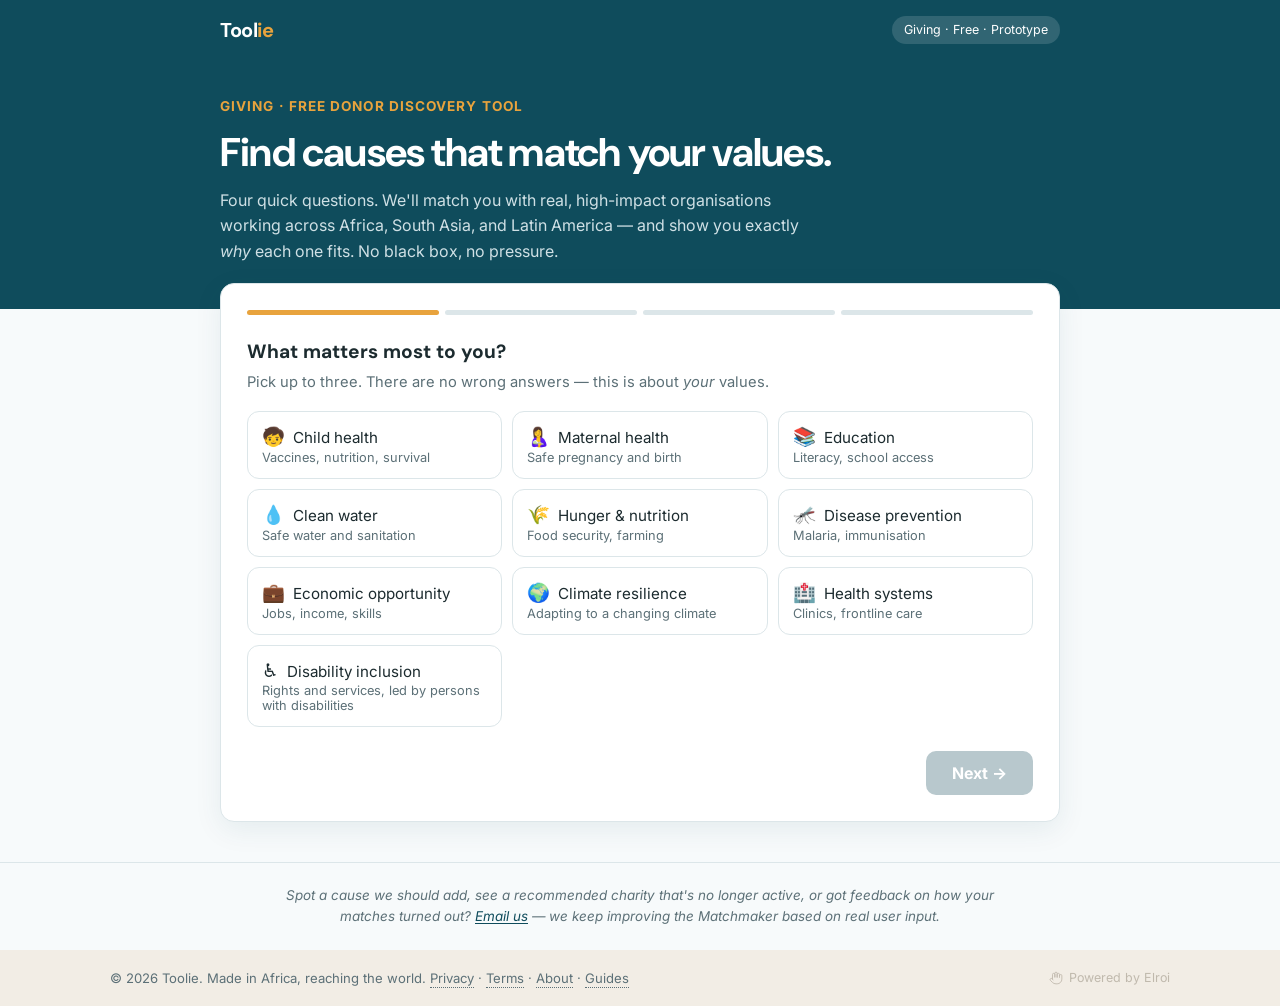
<file: give.html>
<!DOCTYPE html>
<html lang="en">
<head>
<meta charset="UTF-8">
<meta name="viewport" content="width=device-width, initial-scale=1.0">
<meta name="theme-color" content="#0F4C5C">
<meta name="description" content="Answer four quick questions and find real, vetted causes across Africa, South Asia, and Latin America that match your values — with a plain-English explanation of why each one fits.">
<title>Toolie — Giving Matchmaker · Find causes that match your values</title>
<link rel="preconnect" href="https://fonts.googleapis.com">
<link rel="preconnect" href="https://fonts.gstatic.com" crossorigin>
<link href="https://fonts.googleapis.com/css2?family=DM+Sans:wght@500;600;700&family=Inter:wght@400;500;600;700&display=swap" rel="stylesheet">
<script async src="https://pagead2.googlesyndication.com/pagead/js/adsbygoogle.js?client=ca-pub-9742354292252484" crossorigin="anonymous"></script>
<style>
  :root{
    --teal:#0F4C5C; --teal-dark:#0A3642; --teal-light:#E8F1F3;
    --amber:#E8A33D; --amber-soft:#FBF1E0;
    --ink:#1C2B2F; --muted:#5C7077; --line:#DCE6E9;
    --bg:#F7FAFB; --card:#FFFFFF; --green:#2E7D52; --green-soft:#E6F2EB;
    --radius:14px;
  }
  *{box-sizing:border-box;margin:0;padding:0}
  body{font-family:'Inter',system-ui,-apple-system,sans-serif;background:var(--bg);color:var(--ink);line-height:1.6}
  h1,h2,h3,.logo,.qtitle{font-family:'DM Sans','Inter',system-ui,sans-serif}
  a{color:var(--teal)}
  .wrap{max-width:880px;margin:0 auto;padding:0 20px}

  header{background:var(--teal);color:#fff;padding:14px 0}
  header .wrap{display:flex;align-items:center;justify-content:space-between}
  .logo{font-weight:700;font-size:1.25rem;letter-spacing:-.02em;color:#fff;text-decoration:none}
  .logo span{color:var(--amber)}
  .chip{background:rgba(255,255,255,.14);border-radius:999px;padding:4px 12px;font-size:.78rem}

  .hero{background:var(--teal);color:#fff;padding:36px 0 44px}
  .hero .cat{color:var(--amber);font-weight:700;font-size:.85rem;text-transform:uppercase;letter-spacing:.08em}
  .hero h1{font-size:clamp(1.7rem,4.5vw,2.5rem);line-height:1.2;margin:10px 0 12px;letter-spacing:-.02em}
  .hero p{color:#CFE0E5;max-width:600px}

  .panel{background:var(--card);border:1px solid var(--line);border-radius:var(--radius);padding:26px;margin-top:-26px;box-shadow:0 8px 28px rgba(15,76,92,.08)}
  .steps{display:flex;gap:6px;margin-bottom:22px}
  .steps div{height:5px;flex:1;border-radius:99px;background:var(--line);transition:background .3s}
  .steps div.on{background:var(--amber)}
  .qtitle{font-size:1.2rem;font-weight:700;margin-bottom:4px}
  .qsub{color:var(--muted);font-size:.92rem;margin-bottom:16px}

  .opts{display:grid;grid-template-columns:repeat(auto-fill,minmax(200px,1fr));gap:10px}
  .opt{border:1.5px solid var(--line);border-radius:12px;padding:13px 14px;cursor:pointer;background:#fff;text-align:left;font-size:.95rem;transition:all .15s;font-family:inherit;color:var(--ink)}
  .opt:hover{border-color:var(--teal)}
  .opt.sel{border-color:var(--teal);background:var(--teal-light);font-weight:600}
  .opt .em{font-size:1.15rem;margin-right:8px}
  .opt small{display:block;color:var(--muted);font-weight:400;font-size:.8rem;margin-top:2px}

  .amt-row{display:flex;align-items:baseline;gap:10px;margin:8px 0 4px}
  .amt-big{font-size:2.2rem;font-weight:800;color:var(--teal)}
  .amt-zar{color:var(--muted)}
  input[type=range]{width:100%;accent-color:var(--teal);margin:14px 0}
  .freq{display:flex;gap:8px;margin-top:8px}

  .nav{display:flex;justify-content:space-between;margin-top:24px;align-items:center}
  .btn{display:inline-block;text-decoration:none;text-align:center;background:var(--teal);color:#fff;border:none;border-radius:10px;padding:12px 26px;font-size:1rem;font-weight:700;cursor:pointer;font-family:inherit;transition:background .15s}
  .btn:hover{background:var(--teal-dark)}
  .btn:disabled{background:#B8C8CD;cursor:not-allowed}
  .btn-ghost{background:none;border:none;color:var(--muted);cursor:pointer;font-size:.95rem;font-family:inherit;padding:12px 6px;text-decoration:none}
  .btn-ghost:hover{color:var(--teal)}
  .btn-sm{padding:9px 18px;font-size:.9rem}
  .btn-amber{background:var(--amber);color:#fff} .btn-amber:hover{background:#D08F2C}

  .results-head{margin:34px 0 6px}
  .results-head h2{font-size:1.5rem;letter-spacing:-.01em}
  .results-head p{color:var(--muted);font-size:.95rem}
  .sample-note{background:var(--green-soft);border:1px solid #BFDCCB;border-radius:10px;padding:10px 14px;font-size:.85rem;color:#235C3E;margin:14px 0 6px}

  .card{background:var(--card);border:1px solid var(--line);border-radius:var(--radius);padding:22px;margin-top:16px}
  .card-top{display:flex;justify-content:space-between;gap:14px;align-items:flex-start}
  .card h3{font-size:1.12rem;letter-spacing:-.01em}
  .card .meta{color:var(--muted);font-size:.85rem;margin-top:2px}
  .score{min-width:64px;text-align:center;background:var(--teal-light);border-radius:12px;padding:8px 10px}
  .score b{display:block;font-size:1.3rem;color:var(--teal);line-height:1.1}
  .score small{font-size:.68rem;color:var(--muted);text-transform:uppercase;letter-spacing:.05em}
  .card p.blurb{font-size:.93rem;margin:10px 0}
  .badges{display:flex;flex-wrap:wrap;gap:6px;margin:8px 0 2px}
  .badge{font-size:.74rem;padding:3px 10px;border-radius:999px;background:var(--teal-light);color:var(--teal);font-weight:600}
  .badge.ev{background:var(--green-soft);color:var(--green)}
  .badge.tier{background:var(--amber-soft);color:#9A6B1F}
  .fchips{display:flex;gap:8px;margin:14px 0 2px;flex-wrap:wrap;align-items:center}
  .fchips span{font-size:.82rem;color:var(--muted)}
  .fchip{border:1.5px solid var(--line);background:#fff;border-radius:999px;padding:6px 14px;font-size:.85rem;cursor:pointer;font-family:inherit;color:var(--muted);transition:all .15s}
  .fchip:hover{border-color:var(--teal)}
  .fchip.sel{border-color:var(--teal);background:var(--teal-light);color:var(--teal);font-weight:600}
  .empty{background:var(--card);border:1px dashed var(--line);border-radius:var(--radius);padding:26px;margin-top:16px;color:var(--muted);font-size:.93rem}
  .rule-note{background:var(--amber-soft);border-radius:8px;padding:8px 12px;font-size:.82rem;color:#7A5A1E;margin-top:10px}
  .impact{background:var(--bg);border-radius:10px;padding:12px 14px;margin:12px 0;font-size:.92rem}
  .impact b{color:var(--teal)}
  .impact .src{display:block;margin-top:4px;font-size:.78rem;color:var(--muted)}
  .why{margin-top:10px}
  .why summary{cursor:pointer;font-size:.88rem;font-weight:600;color:var(--teal);list-style:none}
  .why summary::before{content:"▸ "}
  .why[open] summary::before{content:"▾ "}
  .why-body{margin-top:8px;font-size:.87rem;color:var(--muted)}
  .why-body table{width:100%;border-collapse:collapse;margin-top:6px}
  .why-body td{padding:4px 0;border-bottom:1px dashed var(--line)}
  .why-body td:last-child{text-align:right;font-weight:600;color:var(--ink)}
  .card-actions{display:flex;gap:10px;margin-top:14px;flex-wrap:wrap;align-items:center}

  .rai{background:var(--teal);color:#fff;border-radius:var(--radius);padding:28px;margin:36px 0}
  .rai h2{font-size:1.3rem;margin-bottom:6px}
  .rai > p{color:#CFE0E5;font-size:.93rem;max-width:640px}
  .rai-grid{display:grid;grid-template-columns:repeat(auto-fit,minmax(230px,1fr));gap:14px;margin-top:18px}
  .rai-grid div{background:rgba(255,255,255,.08);border-radius:10px;padding:16px}
  .rai-grid h3{font-size:.95rem;margin-bottom:6px;color:var(--amber)}
  .rai-grid p{font-size:.85rem;color:#D8E6EA}

  .hidden{display:none}

  /* Feedback line + standard Toolie footer (added for brand consistency) */
  .feedback-block{background:var(--bg);border-top:1px solid var(--line);padding:22px 20px 24px;text-align:center;margin-top:40px}
  .feedback-block p{font-size:.84rem;color:var(--muted);font-style:italic;line-height:1.55;max-width:720px;margin:0 auto}
  .feedback-block a{color:var(--teal);text-decoration:underline;text-underline-offset:2px}
  .feedback-block a:hover{color:var(--amber)}
  .site-footer-toolie{background:#F2EDE5;padding:18px 0;margin:0}
  .site-footer-toolie .footer-inner{max-width:1100px;margin:0 auto;padding:0 20px;display:flex;justify-content:space-between;align-items:center;flex-wrap:wrap;gap:12px}
  .site-footer-toolie .copyright{font-size:.82rem;color:var(--muted);margin:0;line-height:1.5}
  .site-footer-toolie .copyright a{color:inherit;text-decoration:none;border-bottom:1px dotted currentColor;padding-bottom:1px;transition:color .15s ease,border-color .15s ease}
  .site-footer-toolie .copyright a:hover{color:var(--teal);border-bottom-color:var(--teal)}
  .site-footer-toolie .elroi-credit{display:flex;align-items:center;gap:6px;font-size:.78rem;color:#B8B1A4;margin:0;opacity:.85;transition:color .2s ease,opacity .2s ease}
  .site-footer-toolie .elroi-credit:hover,.site-footer-toolie .elroi-credit:focus{color:var(--muted);opacity:1;outline:none}
  .site-footer-toolie .hand-icon{width:14px;height:14px;flex-shrink:0}
  @media(max-width:560px){.panel{padding:20px}.card-top{flex-direction:column}.score{align-self:flex-start;display:flex;gap:8px;align-items:baseline}}
</style>
</head>
<body>

<header>
  <div class="wrap">
    <a class="logo" href="/">Tool<span>ie</span></a>
    <span class="chip">Giving · Free · Prototype</span>
  </div>
</header>

<section class="hero">
  <div class="wrap">
    <div class="cat">Giving · Free Donor Discovery Tool</div>
    <h1>Find causes that match your values.</h1>
    <p>Four quick questions. We'll match you with real, high-impact organisations working across Africa, South Asia, and Latin America — and show you exactly <em>why</em> each one fits. No black box, no pressure.</p>
  </div>
</section>

<main class="wrap">

  <!-- QUIZ -->
  <div class="panel" id="quiz">
    <div class="steps" id="stepDots"><div class="on"></div><div></div><div></div><div></div></div>

    <!-- Step 1: causes -->
    <div class="qstep" id="q1">
      <div class="qtitle">What matters most to you?</div>
      <div class="qsub">Pick up to three. There are no wrong answers — this is about <em>your</em> values.</div>
      <div class="opts" id="themeOpts"></div>
    </div>

    <!-- Step 2: region -->
    <div class="qstep hidden" id="q2">
      <div class="qtitle">Where do you want your giving to go?</div>
      <div class="qsub">Pick one. "Wherever it helps most" lets impact-per-dollar lead the ranking.</div>
      <div class="opts" id="regionOpts"></div>
    </div>

    <!-- Step 3: style -->
    <div class="qstep hidden" id="q3">
      <div class="qtitle">What kind of giver are you?</div>
      <div class="qsub">This shapes how we weigh evidence. All three are valid ways to do good.</div>
      <div class="opts" id="styleOpts"></div>
    </div>

    <!-- Step 4: amount -->
    <div class="qstep hidden" id="q4">
      <div class="qtitle">How much would you like to give?</div>
      <div class="qsub">Any amount counts. We'll translate it into real-world impact for each match.</div>
      <div class="amt-row"><span class="amt-big" id="amtUsd">$25</span><span class="amt-zar" id="amtZar">≈ R465</span></div>
      <input type="range" id="amtSlider" min="5" max="500" step="5" value="25">
      <div class="freq">
        <button class="opt sel" id="fMonthly" onclick="setFreq('monthly')">Monthly</button>
        <button class="opt" id="fOnce" onclick="setFreq('once')">Once-off</button>
      </div>
    </div>

    <div class="nav">
      <button class="btn-ghost" id="backBtn" onclick="back()" style="visibility:hidden">← Back</button>
      <button class="btn" id="nextBtn" onclick="next()" disabled>Next →</button>
    </div>
  </div>

  <!-- RESULTS -->
  <div id="results" class="hidden">
    <div class="results-head">
      <h2 id="resTitle">Your matches</h2>
      <p id="resSub"></p>
    </div>
    <div class="sample-note">✅ <b>Real organisations, real figures.</b> Every profile below is an actual nonprofit. Impact costs are cited to GiveWell, independent evaluators, or the organisation's own published data (retrieved June 2026). Toolie is independent — no organisation paid to appear here, and none endorses this tool. Figures are estimates that change over time; check the linked source before making a large gift.</div>
    <div class="fchips" id="tierChips">
      <span>Show:</span>
      <button class="fchip sel" data-f="all">All levels</button>
      <button class="fchip" data-f="local">Locally led only</button>
      <button class="fchip" data-f="grassroots">Grassroots only</button>
    </div>
    <div id="cards"></div>

    <div class="rai">
      <h2>How this tool treats you — and the data</h2>
      <p>Responsible AI isn't a footnote here. It's the design.</p>
      <div class="rai-grid">
        <div><h3>No black box</h3><p>Every match shows its full score breakdown. The ranking logic is open and inspectable — you can see exactly why an organisation appears, and in what order.</p></div>
        <div><h3>Bias, handled deliberately</h3><p>Published data favours organisations that already have Western funding. So the index spans all levels — international NGOs, Global South-founded organisations, and true grassroots groups — every card is labelled, and a disclosed representation rule guarantees locally-led organisations at least 2 of 6 places when they match your causes. <em>You</em> choose how evidence is weighed, and you can filter to grassroots only.</p></div>
        <div><h3>Governance, judged — not assumed</h3><p>Concerns about governance are real, and they're why giving has traditionally been routed through international NGOs. This tool takes a different path: every organisation shows its own accountability markers — independent audits by reputable local firms, third-party vetting, published results, who leads and staffs it — rather than inheriting trust or suspicion from where it's based. As the index grows to include state-led programmes, the same proven model applies: donor-organised governance teams, regular independent audit cycles, and strict grant clauses that protect funds — the approach used by the Global Fund and Gavi.</p></div>
        <div><h3>Your privacy</h3><p>Everything runs in your browser. Your answers are never stored, sent, or sold. Close the tab and they're gone.</p></div>
        <div><h3>Data governance</h3><p>Profiles are built only from openly published data, cited at the source. The pilot version will move to a standard machine-readable nonprofit data format — so any AI tool, not just this one, can find and represent these organisations fairly.</p></div>
      </div>
    </div>

    <div style="text-align:center;margin-bottom:10px">
      <button class="btn-ghost" onclick="restart()">↻ Start over with different answers</button>
    </div>
  </div>
</main>

<section class="feedback-block">
  <p>Spot a cause we should add, see a recommended charity that's no longer active, or got feedback on how your matches turned out? <a href="mailto:hello@gettoolie.com?subject=Feedback%20on%20Toolie%20Giving%20Matchmaker">Email us</a> &mdash; we keep improving the Matchmaker based on real user input.</p>
</section>

<footer class="site-footer-toolie">
  <div class="footer-inner">
    <p class="copyright">&copy; 2026 Toolie. Made in Africa, reaching the world. <a href="/privacy">Privacy</a> &middot; <a href="/terms">Terms</a> &middot; <a href="/about">About</a> &middot; <a href="/guides">Guides</a></p>
    <p class="elroi-credit" tabindex="0" aria-label="Powered by Elroi">
      <svg class="hand-icon" viewBox="0 0 24 24" fill="none" stroke="currentColor" stroke-width="1.5" stroke-linecap="round" stroke-linejoin="round" aria-hidden="true">
        <path d="M18 11V6a2 2 0 0 0-4 0v5"/>
        <path d="M14 10V4a2 2 0 0 0-4 0v6"/>
        <path d="M10 10.5V6a2 2 0 0 0-4 0v8"/>
        <path d="M18 8a2 2 0 1 1 4 0v6a8 8 0 0 1-8 8h-2c-2.8 0-4.5-.86-5.99-2.34l-3.6-3.6a2 2 0 0 1 2.83-2.82L7 15"/>
      </svg>
      <span>Powered by Elroi</span>
    </p>
  </div>
</footer>

<script>
/* ---------- DATA: real organisations, openly published figures ----------
   cost figures retrieved June 2026 — each cites its source on the card.
   impact types: unit (cost per output) · passthrough (share delivered)
                 multiplier (return per $1) · general (no clean unit)     */
const ORGS = [
  {name:"Against Malaria Foundation", regions:["west","east","southern"], countries:"Nigeria, DRC, Zambia, Togo + more",
   themes:["disease","child"], evidence:"rct", ce:3,
   blurb:"Funds insecticide-treated bed nets — one of the most proven, cheapest ways to prevent malaria deaths. Every distribution is published and independently verified.",
   impact:{type:"unit", cost:6, unit:"insecticide-treated bed net delivered"},
   source:{label:"GiveWell top charities, 2026", url:"https://www.givewell.org/charities/top-charities"},
   transparency:"GiveWell top charity · publishes every distribution",
   donate:"https://www.againstmalaria.com/Donation.aspx", site:"https://www.againstmalaria.com"},

  {name:"Malaria Consortium — Seasonal Malaria Chemoprevention", regions:["west"], countries:"Nigeria, Burkina Faso, Chad, Togo",
   themes:["disease","child","health"], evidence:"rct", ce:3,
   blurb:"Gives children under five preventive antimalarial medicine through the rainy season, when transmission peaks. Independently evaluated at massive scale.",
   impact:{type:"unit", cost:7, unit:"child protected through a full malaria season"},
   source:{label:"GiveWell top charities, 2026", url:"https://www.givewell.org/charities/top-charities"},
   transparency:"GiveWell top charity · programme data published",
   donate:"https://www.malariaconsortium.org/support-us/donate.htm", site:"https://www.malariaconsortium.org"},

  {name:"Helen Keller Intl — Vitamin A Supplementation", regions:["west"], countries:"Nigeria, Mali, Côte d'Ivoire, Guinea + more",
   themes:["child","health","hunger"], evidence:"rct", ce:3,
   blurb:"Delivers vitamin A supplements that protect young children from blindness and deadly infections — at roughly $2 per child per year.",
   impact:{type:"unit", cost:2, unit:"child's vitamin A protection for a year"},
   source:{label:"GiveWell top charities, 2026", url:"https://www.givewell.org/charities/top-charities"},
   transparency:"GiveWell top charity",
   donate:"https://helenkellerintl.org/donate/", site:"https://helenkellerintl.org"},

  {name:"New Incentives", regions:["west"], countries:"Northern Nigeria",
   themes:["child","disease","health"], evidence:"rct", ce:3,
   blurb:"Small cash transfers to caregivers in northern Nigeria when their infants complete routine vaccinations. RCT-backed; reached over 3 million infants.",
   impact:{type:"unit", cost:26, unit:"additional infant fully vaccinated"},
   source:{label:"GiveWell lookback, 2025", url:"https://www.givewell.org/research/lookbacks/New-Incentives-2025"},
   transparency:"GiveWell top charity · RCT-backed",
   donate:"https://www.newincentives.org/donate", site:"https://www.newincentives.org"},

  {name:"Evidence Action — Deworm the World", regions:["asia","east"], countries:"India, Pakistan, Kenya, Nigeria",
   themes:["child","health","education"], evidence:"rct", ce:2,
   blurb:"School-based deworming at under $0.50 a treatment — linked to better school attendance and long-run earnings. Over 1.8 billion treatments supported.",
   impact:{type:"unit", cost:0.5, unit:"child's deworming treatment"},
   source:{label:"Evidence Action", url:"https://www.evidenceaction.org/programs/deworm-the-world"},
   transparency:"Independently audited treatment data",
   donate:"https://www.evidenceaction.org/donate", site:"https://www.evidenceaction.org"},

  {name:"Evidence Action — Dispensers for Safe Water", regions:["east"], countries:"Kenya, Uganda, Malawi",
   themes:["water","health","child"], evidence:"rct", ce:2,
   blurb:"Chlorine dispensers at rural water points — safe water for about $1.50 per person per year, serving nearly 4 million people.",
   impact:{type:"unit", cost:1.5, unit:"person's safe water for a full year"},
   source:{label:"Evidence Action", url:"https://www.evidenceaction.org/insights/dispensers-for-safe-water-innovation-with-impact"},
   transparency:"Sensor-monitored usage data",
   donate:"https://www.evidenceaction.org/donate", site:"https://www.evidenceaction.org"},

  {name:"GiveDirectly", regions:["east","southern"], countries:"Kenya, Malawi, Mozambique, Rwanda + more",
   themes:["economic","hunger"], evidence:"rct", ce:2,
   blurb:"Sends money directly to families living in extreme poverty, no strings attached — backed by hundreds of studies on cash transfers. Families choose what they need most.",
   impact:{type:"passthrough", rate:0.85},
   source:{label:"GiveDirectly financials", url:"https://www.givedirectly.org/financials"},
   transparency:"Publishes full financials and recipient research",
   donate:"https://www.givedirectly.org/donate", site:"https://www.givedirectly.org"},

  {name:"CAMFED", regions:["southern","east"], countries:"Zimbabwe, Zambia, Malawi, Tanzania, Ghana",
   themes:["education","economic"], evidence:"community", ce:2,
   blurb:"Supports marginalised girls through secondary school — fees, uniforms, and local mentors — governed by community committees of parents, teachers, and alumnae.",
   impact:{type:"unit", cost:150, unit:"girl supported through a full year of secondary school"},
   source:{label:"CAMFED", url:"https://camfed.org/us/why-girls-education/"},
   transparency:"Community-governed · support tracked per girl",
   donate:"https://camfed.org/us/donate/", site:"https://camfed.org"},

  {name:"mothers2mothers", regions:["southern","east"], countries:"South Africa + 9 more African countries",
   themes:["maternal","health"], evidence:"community", ce:1, tier:"national",
   blurb:"Employs women living with HIV as 'Mentor Mothers' — paid frontline health workers supporting other mothers through pregnancy, HIV care, and early childhood. African-led, peer-reviewed results.",
   impact:{type:"general", text:"helps employ Mentor Mothers — over 11,000 jobs created for women living with HIV, reaching more than 11 million mothers and children"},
   source:{label:"mothers2mothers impact", url:"https://m2m.org/our-impact/"},
   transparency:"Peer-reviewed programme evaluations",
   donate:"https://m2m.org/donate/", site:"https://m2m.org"},

  {name:"One Acre Fund", regions:["east","southern"], countries:"Kenya, Rwanda, Tanzania, Malawi, Zambia + more",
   themes:["hunger","economic","climate"], evidence:"catalytic", ce:2,
   blurb:"Supplies smallholder farmers with financing, seed, training, and climate-smart techniques. Org-measured: every $1 generates about $5.34 in new farmer profits and assets.",
   impact:{type:"multiplier", factor:5.34, text:"in new profits and assets generated by smallholder farm families"},
   source:{label:"One Acre Fund impact", url:"https://oneacrefund.org/our-impact"},
   transparency:"Annual measured impact reports",
   donate:"https://oneacrefund.org/donate", site:"https://oneacrefund.org"},

  {name:"SolarAid", regions:["southern","east"], countries:"Malawi, Zambia",
   themes:["climate","education","economic"], evidence:"catalytic", ce:1,
   blurb:"Gets safe solar lights to off-grid families — replacing candles and kerosene, cutting costs, and giving children light to study by. Org-reported figure used below.",
   impact:{type:"unit", cost:10, unit:"solar light subsidised for an off-grid family"},
   source:{label:"SolarAid", url:"https://solar-aid.org/bright-solutions/our-impact/"},
   transparency:"Annual impact research published",
   donate:"https://solar-aid.org/donate/", site:"https://solar-aid.org"},

  {name:"Fistula Foundation", regions:["east","asia"], countries:"Kenya, Ethiopia + 20 more in Africa & Asia",
   themes:["maternal","health"], evidence:"rct", ce:2,
   blurb:"Funds surgery that heals obstetric fistula — a devastating childbirth injury — restoring health and dignity. Average $624 per patient including post-op care and rehabilitation.",
   impact:{type:"unit", cost:624, unit:"life-changing fistula repair surgery, with post-op care"},
   source:{label:"Fistula Foundation FAQs", url:"https://fistulafoundation.org/about/faqs/"},
   transparency:"4-star Charity Navigator rating since 2006",
   donate:"https://fistulafoundation.org/donate/", site:"https://fistulafoundation.org"},

  /* ---- locally-led and grassroots organisations (Global South-founded) ---- */
  {name:"Gift of the Givers", regions:["southern"], countries:"South Africa + responses in 47 countries",
   themes:["hunger","water","health"], evidence:"community", ce:1, tier:"national",
   blurb:"Africa's largest home-grown disaster relief organisation, founded in Pietermaritzburg in 1992. Boreholes, food parcels, search-and-rescue, and hospital support — over R6 billion in aid delivered.",
   impact:{type:"general", text:"funds rapid African-led disaster response — over R6 billion ($319m) in aid delivered across 47 countries in three decades"},
   source:{label:"Gift of the Givers", url:"https://giftofthegivers.org/"},
   transparency:"African-founded and led · 30+ year track record",
   donate:"https://giftofthegivers.org/make-a-difference/", site:"https://giftofthegivers.org"},

  {name:"SHOFCO — Shining Hope for Communities", regions:["east"], countries:"Kenya — Kibera + 40 of 47 counties",
   themes:["water","education","economic","health"], evidence:"community", ce:1, tier:"grassroots",
   blurb:"Founded inside Kibera, Africa's largest informal settlement, by Kennedy Odede with 20 cents and a soccer ball. Now Kenya's largest grassroots movement: girls' schools, clean water, clinics, and gender-violence support.",
   impact:{type:"general", text:"powers a community-built network reaching 2.4 million people — schools, aerial water lines, clinics, run by people from the settlements they serve"},
   source:{label:"SHOFCO on GlobalGiving (vetted)", url:"https://www.globalgiving.org/projects/shofco/"},
   transparency:"GlobalGiving-vetted · Hilton Humanitarian Prize winner",
   donate:"https://www.globalgiving.org/projects/shofco/", site:"https://www.shofco.org"},

  {name:"Food4Education", regions:["east"], countries:"Kenya",
   themes:["hunger","education","child"], evidence:"catalytic", ce:2, tier:"national",
   blurb:"Founded by Kenyan nutritionist Wawira Njiru. Serves 600,000+ hot school lunches every school day at about $0.30 a plate, with parents co-paying via Tap2Eat wristbands. A blueprint built in Africa, now scaling.",
   impact:{type:"unit", cost:0.3, unit:"hot, nutritious school lunch served"},
   source:{label:"The Life You Can Save", url:"https://www.thelifeyoucansave.org/best-charities/food4education/"},
   transparency:"Independently recommended · costs published",
   donate:"https://food4education.org/donate/", site:"https://food4education.org"},

  {name:"Kliptown Youth Program", regions:["southern"], countries:"Kliptown, Soweto, South Africa",
   themes:["education","child"], evidence:"community", ce:1, tier:"grassroots",
   blurb:"Started in 2007 by young people from Kliptown itself. Daily tutoring, meals, sport, and arts for children in one of Soweto's poorest corners — over 80% of its students pass matric, against roughly 1 in 3 locally.",
   impact:{type:"general", text:"funds tutoring, daily meals, and after-school programmes run by Kliptown residents for Kliptown children"},
   source:{label:"Kliptown Youth Program", url:"https://www.kliptownyouthprogram.org.za/about"},
   transparency:"Community-founded and run · results shared openly",
   donate:"https://www.kliptownyouthprogram.org.za/contribute", site:"https://www.kliptownyouthprogram.org.za"},

  {name:"Zvandiri (Africaid)", regions:["southern"], countries:"Zimbabwe + 14 more countries — 280,000+ young people supported",
   themes:["health","disease","child"], evidence:"rct", ce:2, tier:"national",
   blurb:"Zimbabwean organisation training young people living with HIV as peer counsellors (CATS). A randomised trial found 42% lower treatment failure or death among adolescents they support — local leadership, gold-standard evidence.",
   impact:{type:"general", text:"supports peer counsellors living with HIV who keep other young people in treatment — RCT-proven, born and led in Zimbabwe"},
   source:{label:"BMC Public Health RCT, 2019", url:"https://bmcpublichealth.biomedcentral.com/articles/10.1186/s12889-019-6447-4"},
   transparency:"Randomised-trial evidence · Zimbabwean-led",
   donate:"https://www.justgiving.com/maruva", site:"https://zvandiri.org"},

  {name:"Slum2School Africa", regions:["west"], countries:"Lagos + 10 states, Nigeria",
   themes:["education","child"], evidence:"community", ce:1, tier:"grassroots",
   blurb:"Founded by Otto Orondaam, who left his job to enrol slum children into school. Volunteer-powered: 1,660+ out-of-school children enrolled and 32,000+ supported with scholarships, mentorship, and health programmes.",
   impact:{type:"general", text:"funds scholarships and learning support taking children from Nigeria's waterfront slums into school — 32,000+ supported so far"},
   source:{label:"Slum2School Africa", url:"https://slum2school.org/"},
   transparency:"Volunteer-driven · community-embedded",
   donate:"https://slum2school.org/donations/iammore-donation/", site:"https://slum2school.org"},

  {name:"BRAC", regions:["asia","east","west"], countries:"Bangladesh + 16 countries in Asia & Africa",
   themes:["economic","education","health","hunger"], evidence:"rct", ce:2, tier:"national",
   blurb:"The world's largest Global South-led development organisation, founded in Bangladesh in 1972. Its Ultra-Poor Graduation approach is RCT-tested across six countries — ~95% of participants lift their families out of extreme poverty.",
   impact:{type:"general", text:"backs the Ultra-Poor Graduation approach — assets, training, and coaching that have helped 2.1 million+ households leave extreme poverty for good"},
   source:{label:"BRAC USA", url:"https://www.bracusa.org/about/"},
   transparency:"RCT-tested model · 50+ years, Global South-led",
   donate:"https://www.bracusa.org/donate/", site:"https://www.bracusa.org"},

  {name:"Educate Girls", regions:["asia"], countries:"Rural Rajasthan, MP & UP, India",
   themes:["education","child"], evidence:"rct", ce:2, tier:"national",
   blurb:"Indian-founded and led, working through 20,000+ village volunteers to find out-of-school girls and bring them back. 1.4 million+ girls enrolled, 93% retention — evaluated through the world's first development impact bond.",
   impact:{type:"unit", cost:25, unit:"girl enrolled and supported in school for a year (Vidya programme)"},
   source:{label:"Educate Girls", url:"https://www.educategirls.ngo/"},
   transparency:"Impact-bond evaluated · village-volunteer powered",
   donate:"https://www.globalgiving.org/projects/girls/", site:"https://www.educategirls.ngo"},

  {name:"Panzi Foundation", regions:["central"], countries:"Bukavu, DR Congo",
   themes:["maternal","health"], evidence:"community", ce:1, tier:"national",
   blurb:"Founded by Dr Denis Mukwege, 2018 Nobel Peace Prize laureate. Panzi Hospital has treated 90,000+ survivors of sexual violence and childbirth injury since 1999 — 99% of staff are Congolese, working in their own community.",
   impact:{type:"general", text:"supports Panzi Hospital's holistic care for survivors of sexual violence and complex childbirth injuries — healing, justice, and economic reintegration"},
   source:{label:"Panzi Foundation", url:"https://panzifoundation.org/about-us/"},
   transparency:"Nobel laureate-founded · 99% Congolese staff",
   donate:"https://panzifoundation.org/donate/", site:"https://panzifoundation.org"},

  {name:"HEAL Africa", regions:["central"], countries:"Goma + North Kivu & Maniema, DR Congo",
   themes:["health","maternal","child"], evidence:"community", ce:1, tier:"national",
   blurb:"A Congolese-led hospital in Goma plus 64 rural health centres, treating the physical and psychological wounds of conflict — surgery, maternal care, and support for survivors of gender-based violence.",
   impact:{type:"general", text:"helps fund Congolese-led surgical and maternal care where conflict has shattered the health system"},
   source:{label:"HEAL Africa via Peace Insight", url:"https://www.peaceinsight.org/en/organisations/heal-africa/"},
   transparency:"Congolese-led · long-standing international partners",
   donate:"https://healafrica.org/donate/", site:"https://healafrica.org"},

  {name:"Gerando Falcões", regions:["latam"], countries:"5,500+ favelas across Brazil",
   themes:["education","economic"], evidence:"catalytic", ce:1, tier:"grassroots",
   blurb:"Founded by Edu Lyra, raised in the favelas he now serves. An ecosystem of education, job training, and the 'Favela 3D' model — reaching 700,000+ people through leaders developed inside their own communities.",
   impact:{type:"general", text:"backs favela-born leadership turning poverty into 'a museum piece' — education, work, and dignity designed from inside"},
   source:{label:"Gerando Falcões / BrazilFoundation", url:"https://brazilfoundation.org/en/know-more/how-we-support/gerando-falcoes-fund/"},
   transparency:"Favela-born and led · international fund via BrazilFoundation",
   donate:"https://brazilfoundation.org/en/know-more/how-we-support/gerando-falcoes-fund/", site:"https://www.gerandofalcoes.com/"},

  {name:"Fundación Paraguaya", regions:["latam"], countries:"Paraguay · model used in 59 countries",
   themes:["economic","education"], evidence:"catalytic", ce:2, tier:"national",
   blurb:"Created the Poverty Stoplight: families self-assess across 6 dimensions of poverty and design their own way out. In a study of 20,000 women entrepreneurs, extreme poverty fell from 10% to 3% in one year.",
   impact:{type:"general", text:"funds the Poverty Stoplight approach — families map their own poverty and become the architects of their exit from it"},
   source:{label:"Poverty Stoplight impact", url:"https://www.povertystoplight.org/en/impact/"},
   transparency:"Paraguayan-founded · GlobalGiving-vetted · published impact studies",
   donate:"https://www.globalgiving.org/donate/776/fundacion-paraguaya/", site:"https://www.povertystoplight.org/en/"},

  {name:"Pro Mujer", regions:["latam"], countries:"Bolivia, Mexico, Argentina, Peru, Guatemala, Nicaragua",
   themes:["economic","health","maternal"], evidence:"community", ce:1, tier:"national",
   blurb:"Founded in El Alto, Bolivia in 1990 by two teachers. Small loans, health care, and training for low-income women — $4 billion+ disbursed, 10 million+ health interventions, 2 million women reached.",
   impact:{type:"general", text:"funds loans, health screenings, and training that low-income Latin American women use to build their own businesses and futures"},
   source:{label:"Pro Mujer", url:"https://promujer.org/"},
   transparency:"Bolivian-rooted · 35 years of published annual reports",
   donate:"https://promujer.org/donate/", site:"https://promujer.org"},

  {name:"Goonj", regions:["asia"], countries:"23 states, India",
   themes:["economic","climate","hunger"], evidence:"community", ce:1, tier:"national",
   blurb:"Founded by Anshu Gupta on a simple inversion: urban surplus as a resource, not charity. Communities build wells, roads, and schools through 'Cloth for Work' and earn material support with dignity — 6 million+ kg redistributed yearly.",
   impact:{type:"general", text:"turns urban surplus into dignity-preserving rewards for village-led development work across 23 Indian states"},
   source:{label:"Goonj", url:"https://goonj.org/"},
   transparency:"Community-driven model · Magsaysay Award-winning founder",
   donate:"https://goonj.org/donate/", site:"https://goonj.org"},

  /* ---- disability inclusion: umbrella alliance & funds channelling to OPDs ----
     persons with disabilities are routinely marginalised in mainstream funding;
     these entries route money through accountable umbrella structures            */
  {name:"International Disability Alliance (IDA) — Secretariat", regions:["southern","east","west","central","asia","latam"], countries:"Global — 14 member federations incl. the African Disability Forum",
   themes:["disability"], evidence:"community", ce:1,
   blurb:"The alliance of 14 global and regional federations of persons with disabilities, holding civil society's central role in the UN CRPD system. Its Secretariat receives and administers funds, channelling resources, training, and advocacy capacity to member organisations — governance handled centrally, impact delivered by the disability movement itself.",
   impact:{type:"general", text:"supports the Secretariat that channels resources and CRPD advocacy capacity to organisations of persons with disabilities worldwide — a group mainstream funding routinely overlooks"},
   source:{label:"International Disability Alliance", url:"https://www.internationaldisabilityalliance.org/content/ida-members"},
   transparency:"OPD-led alliance · UN CRPD standing · publishes legal & financials",
   donateLabel:"Contact the Secretariat to give →",
   donate:"https://www.internationaldisabilityalliance.org/content/contact", site:"https://www.internationaldisabilityalliance.org"},

  {name:"Disability Rights Fund", regions:["southern","east","west","asia","latam"], countries:"Grants to OPDs across Africa, Asia-Pacific & Haiti",
   themes:["disability"], evidence:"community", ce:1,
   blurb:"A pooled fund that moves donor money as grants to disability-led organisations in the Global South. Grantees shape priorities through participatory grantmaking — donors get one accountable channel, grassroots OPDs get funding that rarely reaches them otherwise.",
   impact:{type:"general", text:"pools your gift with other donors and regrants it to grassroots organisations of persons with disabilities, with governance and due diligence handled by the fund"},
   source:{label:"Disability Rights Fund", url:"https://www.disabilityrightsfund.org/about/"},
   transparency:"Candid Platinum transparency · participatory grantmaking",
   donate:"https://www.disabilityrightsfund.org/donate/", site:"https://www.disabilityrightsfund.org"},

  {name:"ADD International", regions:["southern","east","west","asia"], countries:"Tanzania, Uganda, Bangladesh, Cambodia + more",
   themes:["disability","economic"], evidence:"catalytic", ce:1,
   blurb:"A participatory grant-maker for disability justice: activists with disabilities in Africa and Asia sit on the panels that decide which projects get funded. Shifts money and power to the disability movement rather than spending it on their behalf.",
   impact:{type:"general", text:"flows into participatory grants where disability-justice activists themselves decide what gets funded"},
   source:{label:"ADD International", url:"https://add.org.uk/participatory-grant-making/"},
   transparency:"UK Charity Commission-registered · open information policy",
   donate:"https://add.org.uk/donate/", site:"https://add.org.uk"},
];

const THEMES = [
  {id:"child", em:"🧒", label:"Child health", sub:"Vaccines, nutrition, survival"},
  {id:"maternal", em:"🤱", label:"Maternal health", sub:"Safe pregnancy and birth"},
  {id:"education", em:"📚", label:"Education", sub:"Literacy, school access"},
  {id:"water", em:"💧", label:"Clean water", sub:"Safe water and sanitation"},
  {id:"hunger", em:"🌾", label:"Hunger & nutrition", sub:"Food security, farming"},
  {id:"disease", em:"🦟", label:"Disease prevention", sub:"Malaria, immunisation"},
  {id:"economic", em:"💼", label:"Economic opportunity", sub:"Jobs, income, skills"},
  {id:"climate", em:"🌍", label:"Climate resilience", sub:"Adapting to a changing climate"},
  {id:"health", em:"🏥", label:"Health systems", sub:"Clinics, frontline care"},
  {id:"disability", em:"♿", label:"Disability inclusion", sub:"Rights and services, led by persons with disabilities"},
];

const REGIONS = [
  {id:"southern", em:"🇿🇦", label:"Southern Africa", sub:"SA, Zimbabwe, Zambia, Malawi…"},
  {id:"east", em:"🌅", label:"East Africa", sub:"Kenya, Tanzania, Uganda…"},
  {id:"west", em:"🌊", label:"West Africa", sub:"Nigeria, Ghana, Mali…"},
  {id:"central", em:"🌳", label:"Central Africa", sub:"DRC, Cameroon…"},
  {id:"asia", em:"🌏", label:"South Asia", sub:"India, Pakistan, Bangladesh…"},
  {id:"latam", em:"🌎", label:"Latin America", sub:"Brazil, Paraguay, Bolivia…"},
  {id:"any", em:"🧭", label:"Wherever it helps most", sub:"Let impact-per-dollar lead"},
];

const STYLES = [
  {id:"rct", em:"🔬", label:"Show me proof", sub:"Independently evaluated, measurable results"},
  {id:"catalytic", em:"🚀", label:"Back what's next", sub:"Promising newer models that need early believers"},
  {id:"community", em:"🤝", label:"Trust local leadership", sub:"Community-led, accountable to the people served"},
  {id:"none", em:"⚖️", label:"No strong preference", sub:"Balance all three"},
];

const REGION_NAMES = {southern:"Southern Africa", east:"East Africa", west:"West Africa", central:"Central Africa", asia:"South Asia", latam:"Latin America"};
const EV_NAMES = {rct:"Independently evaluated", catalytic:"Promising & growing", community:"Community-led & monitored"};
const CE_LABELS = {3:"GiveWell top charity", 2:"strong published cost-effectiveness evidence", 1:"not directly comparable across causes"};
const TIER_NAMES = {grassroots:"🏠 Grassroots", national:"🌍 Locally led", international:"🌐 International"};
const TIER_TIPS = {grassroots:"born inside the community it serves", national:"founded and headquartered in the Global South", international:"international NGO working in LMICs"};
const ZAR = 18.6;

/* ---------- STATE ---------- */
let step = 1;
const ans = {themes:[], region:null, style:null, amount:25, freq:"monthly"};

/* ---------- QUIZ RENDERING ---------- */
function renderOpts(elId, items, onPick, isSel){
  const el = document.getElementById(elId);
  el.innerHTML = "";
  items.forEach(it=>{
    const b = document.createElement("button");
    b.className = "opt" + (isSel(it.id) ? " sel" : "");
    b.innerHTML = `<span class="em">${it.em}</span>${it.label}<small>${it.sub}</small>`;
    b.onclick = ()=>onPick(it.id);
    el.appendChild(b);
  });
}
function drawStep(){
  document.querySelectorAll(".qstep").forEach((q,i)=>q.classList.toggle("hidden", i+1!==step));
  document.querySelectorAll("#stepDots div").forEach((d,i)=>d.classList.toggle("on", i<step));
  document.getElementById("backBtn").style.visibility = step===1 ? "hidden":"visible";
  document.getElementById("nextBtn").textContent = step===4 ? "See my matches →" : "Next →";
  validate();
}
function validate(){
  const ok = (step===1 && ans.themes.length>0) || (step===2 && ans.region) || (step===3 && ans.style) || step===4;
  document.getElementById("nextBtn").disabled = !ok;
}
function pickTheme(id){
  const i = ans.themes.indexOf(id);
  if(i>=0) ans.themes.splice(i,1);
  else if(ans.themes.length<3) ans.themes.push(id);
  renderOpts("themeOpts", THEMES, pickTheme, x=>ans.themes.includes(x));
  validate();
}
function pickRegion(id){ ans.region=id; renderOpts("regionOpts", REGIONS, pickRegion, x=>x===id); validate(); }
function pickStyle(id){ ans.style=id; renderOpts("styleOpts", STYLES, pickStyle, x=>x===id); validate(); }
function setFreq(f){
  ans.freq=f;
  document.getElementById("fMonthly").classList.toggle("sel", f==="monthly");
  document.getElementById("fOnce").classList.toggle("sel", f==="once");
}
document.getElementById("amtSlider").oninput = e=>{
  ans.amount = +e.target.value;
  document.getElementById("amtUsd").textContent = "$"+ans.amount;
  document.getElementById("amtZar").textContent = "≈ R" + Math.round(ans.amount*ZAR).toLocaleString();
};
function next(){ if(step<4){step++;drawStep();} else showResults(); }
function back(){ if(step>1){step--;drawStep();} }
function restart(){
  step=1; ans.themes=[]; ans.region=null; ans.style=null;
  renderOpts("themeOpts", THEMES, pickTheme, ()=>false);
  renderOpts("regionOpts", REGIONS, pickRegion, ()=>false);
  renderOpts("styleOpts", STYLES, pickStyle, ()=>false);
  document.getElementById("results").classList.add("hidden");
  document.getElementById("quiz").classList.remove("hidden");
  drawStep(); window.scrollTo({top:0,behavior:"smooth"});
}

/* ---------- MATCHING ENGINE (transparent, rule-based) ----------
   Score out of 100:
   · Cause fit          max 40 — share of your chosen causes this org works on
   · Region fit         max 20 — works in your chosen region (flat 15 if "wherever")
   · Evidence fit       max 25 — matches the giving style YOU chose (flat 15 if no preference)
   · Cost-effectiveness max 15 — strength of published cost-effectiveness evidence  */
function scoreOrg(o){
  const parts = [];
  const overlap = ans.themes.filter(t=>o.themes.includes(t)).length;
  const causePts = Math.round(40 * overlap / ans.themes.length);
  parts.push({label:`Cause fit — works on ${overlap} of your ${ans.themes.length} chosen cause${ans.themes.length>1?"s":""}`, pts:causePts, max:40});

  let regionPts;
  if(ans.region==="any"){ regionPts=15; parts.push({label:"Region — you chose \"wherever it helps most\"", pts:15, max:20}); }
  else { regionPts = o.regions.includes(ans.region) ? 20 : 0;
         parts.push({label:`Region — ${o.regions.includes(ans.region) ? "works in" : "outside"} ${REGION_NAMES[ans.region]}`, pts:regionPts, max:20}); }

  let evPts;
  if(ans.style==="none"){ evPts=15; parts.push({label:"Evidence — no preference, balanced weighting", pts:15, max:25}); }
  else { evPts = o.evidence===ans.style ? 25 : 8;
         parts.push({label:`Evidence — ${EV_NAMES[o.evidence].toLowerCase()}${o.evidence===ans.style ? " (your preferred style)" : ""}`, pts:evPts, max:25}); }

  const cePts = o.ce * 5;
  parts.push({label:`Cost-effectiveness — ${CE_LABELS[o.ce]}`, pts:cePts, max:15});

  return {parts, total: causePts + regionPts + evPts + cePts};
}
let tierFilter = "all";
function isLocal(o){ return (o.tier||"international")!=="international"; }
function rankOrgs(){
  let pool = ORGS;
  if(tierFilter==="local") pool = ORGS.filter(isLocal);
  if(tierFilter==="grassroots") pool = ORGS.filter(o=>o.tier==="grassroots");
  const scored = pool.map(o=>({o, ...scoreOrg(o), viaRule:false}))
    .filter(s=>s.parts[0].pts>0)            // only orgs working on at least one of your causes
    .sort((a,b)=>b.total-a.total);
  const top = scored.slice(0,6);
  /* Representation rule: when showing all levels, locally-led organisations are
     guaranteed at least 2 of the 6 places (when any match your causes), so
     data-rich international NGOs can't crowd them out. Disclosed on each card. */
  if(tierFilter==="all"){
    let localIn = top.filter(s=>isLocal(s.o)).length;
    const waiting = scored.filter(s=>isLocal(s.o) && !top.includes(s));
    while(localIn<2 && waiting.length){
      let idx=-1;
      for(let i=top.length-1;i>=0;i--){ if(!isLocal(top[i].o)){ idx=i; break; } }
      if(idx<0) break;
      top.splice(idx,1);
      const c = waiting.shift(); c.viaRule = true; top.push(c); localIn++;
    }
    top.sort((a,b)=>b.total-a.total);
  }
  return top;
}

/* ---------- IMPACT TRANSLATION ---------- */
function impactLine(o){
  const yearly = ans.freq==="monthly" ? ans.amount*12 : ans.amount;
  const span = ans.freq==="monthly" ? "a year of $"+ans.amount+"/month" : "a once-off $"+ans.amount;
  const im = o.impact;
  if(im.type==="passthrough")
    return `<b>${span}</b> ≈ <b>$${Math.round(yearly*im.rate).toLocaleString()}</b> delivered straight into the hands of a family living in extreme poverty (org reports ~${Math.round(im.rate*100)}% of donations reach recipients)`;
  if(im.type==="multiplier")
    return `<b>${span}</b> ≈ <b>$${Math.round(yearly*im.factor).toLocaleString()}</b> ${im.text} (org-measured $${im.factor} per $1 donated)`;
  if(im.type==="general")
    return `<b>${span}</b> ${im.text}`;
  const n = Math.floor(yearly / im.cost);
  if(n < 1){
    const pct = Math.round(100 * yearly / im.cost);
    return `<b>${span}</b> covers <b>${pct}%</b> of one ${im.unit}`;
  }
  return `<b>${span}</b> ≈ <b>${n.toLocaleString()}×</b> ${im.unit}${n>1?"":" (plus change toward the next)"}`;
}

/* ---------- RESULTS ---------- */
function showResults(){
  document.getElementById("quiz").classList.add("hidden");
  const res = document.getElementById("results");
  res.classList.remove("hidden");
  const picks = ans.themes.map(t=>THEMES.find(x=>x.id===t).label.toLowerCase()).join(", ");
  document.getElementById("resSub").textContent =
    `Based on your values (${picks}), ranked by fit — every score is explained below, nothing is hidden.`;
  renderCards();
  window.scrollTo({top:0,behavior:"smooth"});
}

function renderCards(){
  const cards = document.getElementById("cards");
  cards.innerHTML = "";
  const ranked = rankOrgs();
  if(!ranked.length){
    cards.innerHTML = `<div class="empty"><b>No organisations in our index match this yet.</b><br>
      That's not because the work isn't happening — it's because grassroots organisations doing it haven't been made visible in published data.
      That gap is exactly what this project exists to close. Try "All levels", or broaden your causes.</div>`;
    return;
  }
  ranked.forEach(s=>{
    const {o, parts, total, viaRule} = s;
    const tier = o.tier || "international";
    const card = document.createElement("div");
    card.className = "card";
    card.innerHTML = `
      <div class="card-top">
        <div>
          <h3>${o.name}</h3>
          <div class="meta">${o.countries} · ${o.transparency}</div>
        </div>
        <div class="score"><b>${total}</b><small>match /100</small></div>
      </div>
      <div class="badges">
        <span class="badge tier" title="${TIER_TIPS[tier]}">${TIER_NAMES[tier]}</span>
        <span class="badge ev">${EV_NAMES[o.evidence]}</span>
        ${o.themes.map(t=>{const th=THEMES.find(x=>x.id===t);return `<span class="badge">${th.em} ${th.label}</span>`}).join("")}
      </div>
      <p class="blurb">${o.blurb}</p>
      <div class="impact">💡 ${impactLine(o)}
        <span class="src">Figure source: <a href="${o.source.url}" target="_blank" rel="noopener">${o.source.label}</a> · retrieved June 2026</span>
      </div>
      ${viaRule ? `<div class="rule-note">✊ <b>Included by the representation rule:</b> locally-led organisations are guaranteed at least 2 of these places when they match your causes — so organisations with big research budgets can't crowd out the ones closest to the work.</div>` : ""}
      <details class="why">
        <summary>Why you're seeing this — full score breakdown</summary>
        <div class="why-body">
          <table>${parts.map(p=>`<tr><td>${p.label}</td><td>${p.pts} / ${p.max}</td></tr>`).join("")}
          <tr><td><b>Total</b></td><td><b>${total} / 100</b></td></tr></table>
          <p style="margin-top:8px">This ranking is rule-based and identical for everyone with your answers. No engagement tricks, no paid placement.${viaRule ? " This organisation was placed by the locally-led representation rule, shown above." : ""}</p>
        </div>
      </details>
      <div class="card-actions">
        <a class="btn btn-sm btn-amber" href="${o.donate}" target="_blank" rel="noopener">${o.donateLabel || "Donate on their site →"}</a>
        <a class="btn-ghost btn-sm" href="${o.site}" target="_blank" rel="noopener">Learn more</a>
      </div>`;
    cards.appendChild(card);
  });
}

document.getElementById("tierChips").addEventListener("click", e=>{
  const b = e.target.closest(".fchip");
  if(!b) return;
  tierFilter = b.dataset.f;
  document.querySelectorAll(".fchip").forEach(c=>c.classList.toggle("sel", c===b));
  renderCards();
});

/* ---------- INIT ---------- */
renderOpts("themeOpts", THEMES, pickTheme, ()=>false);
renderOpts("regionOpts", REGIONS, pickRegion, ()=>false);
renderOpts("styleOpts", STYLES, pickStyle, ()=>false);
drawStep();
</script>
</body>
</html>
</file>
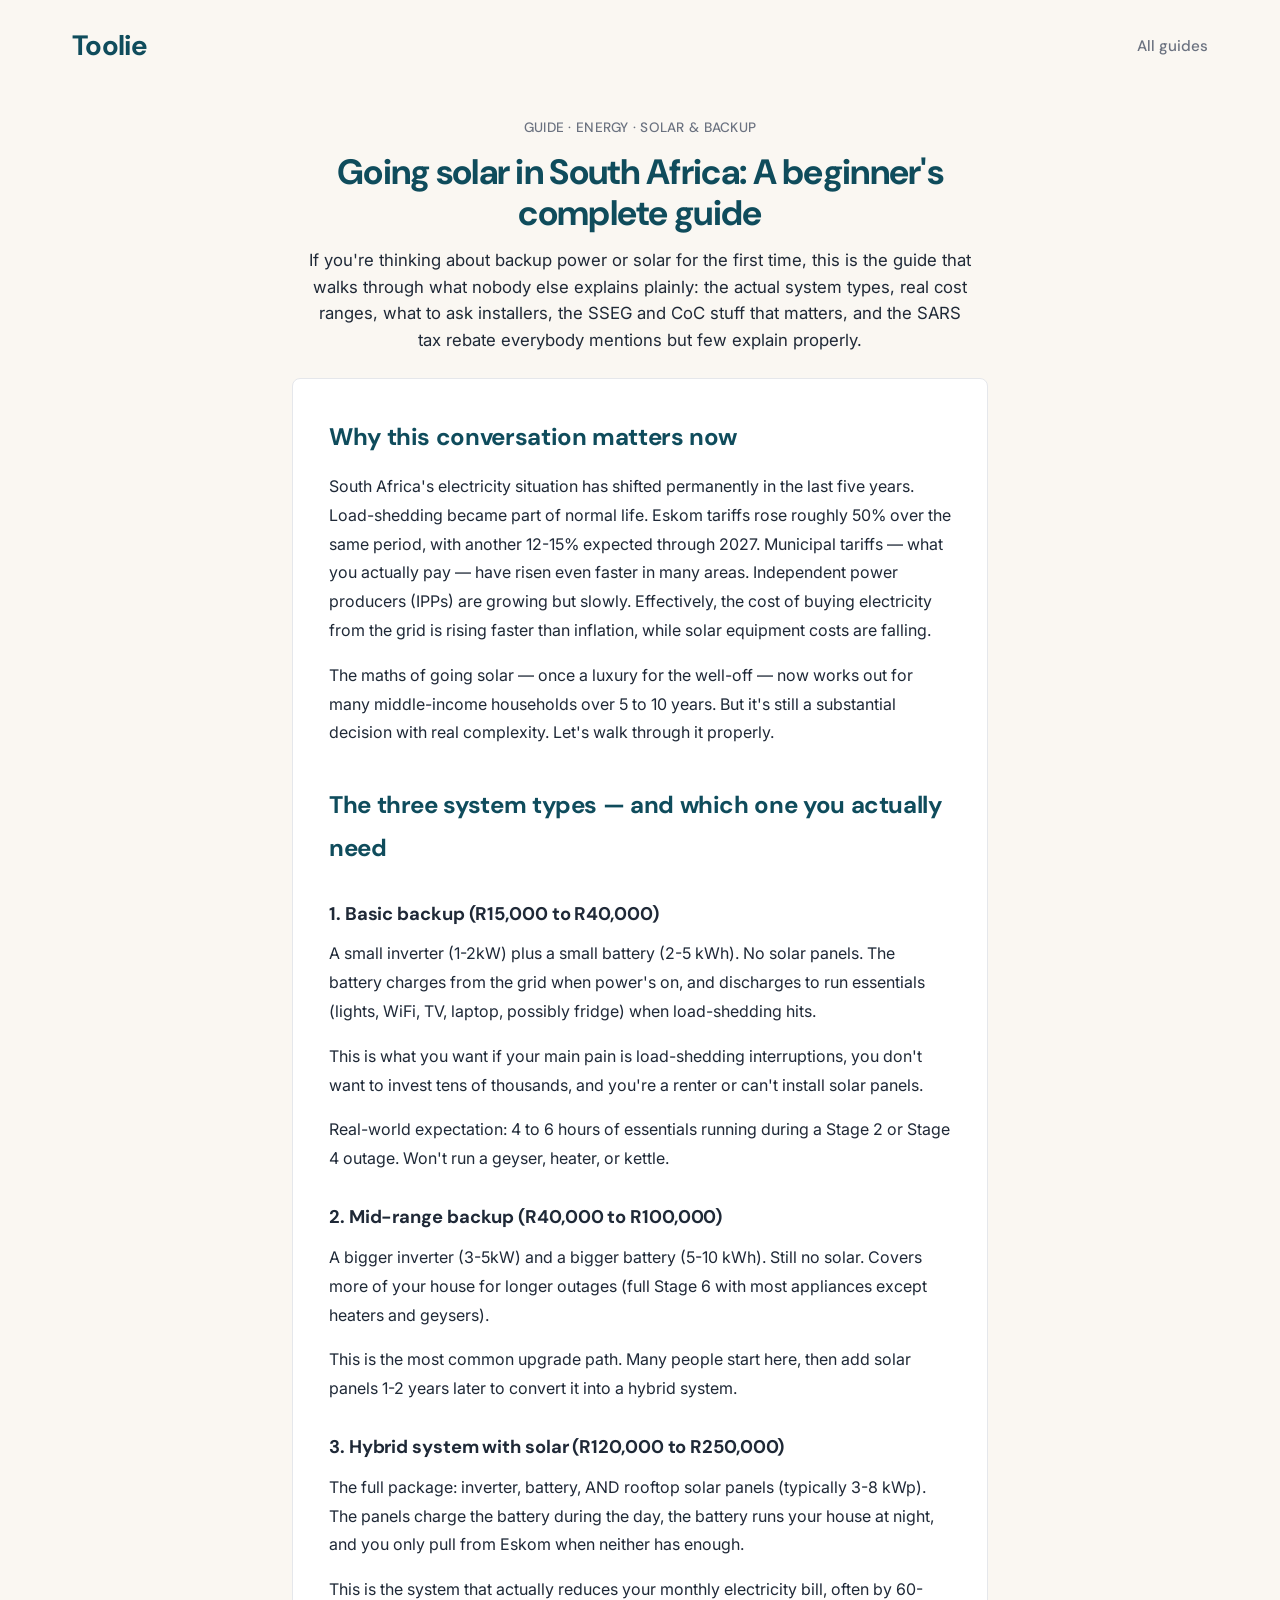
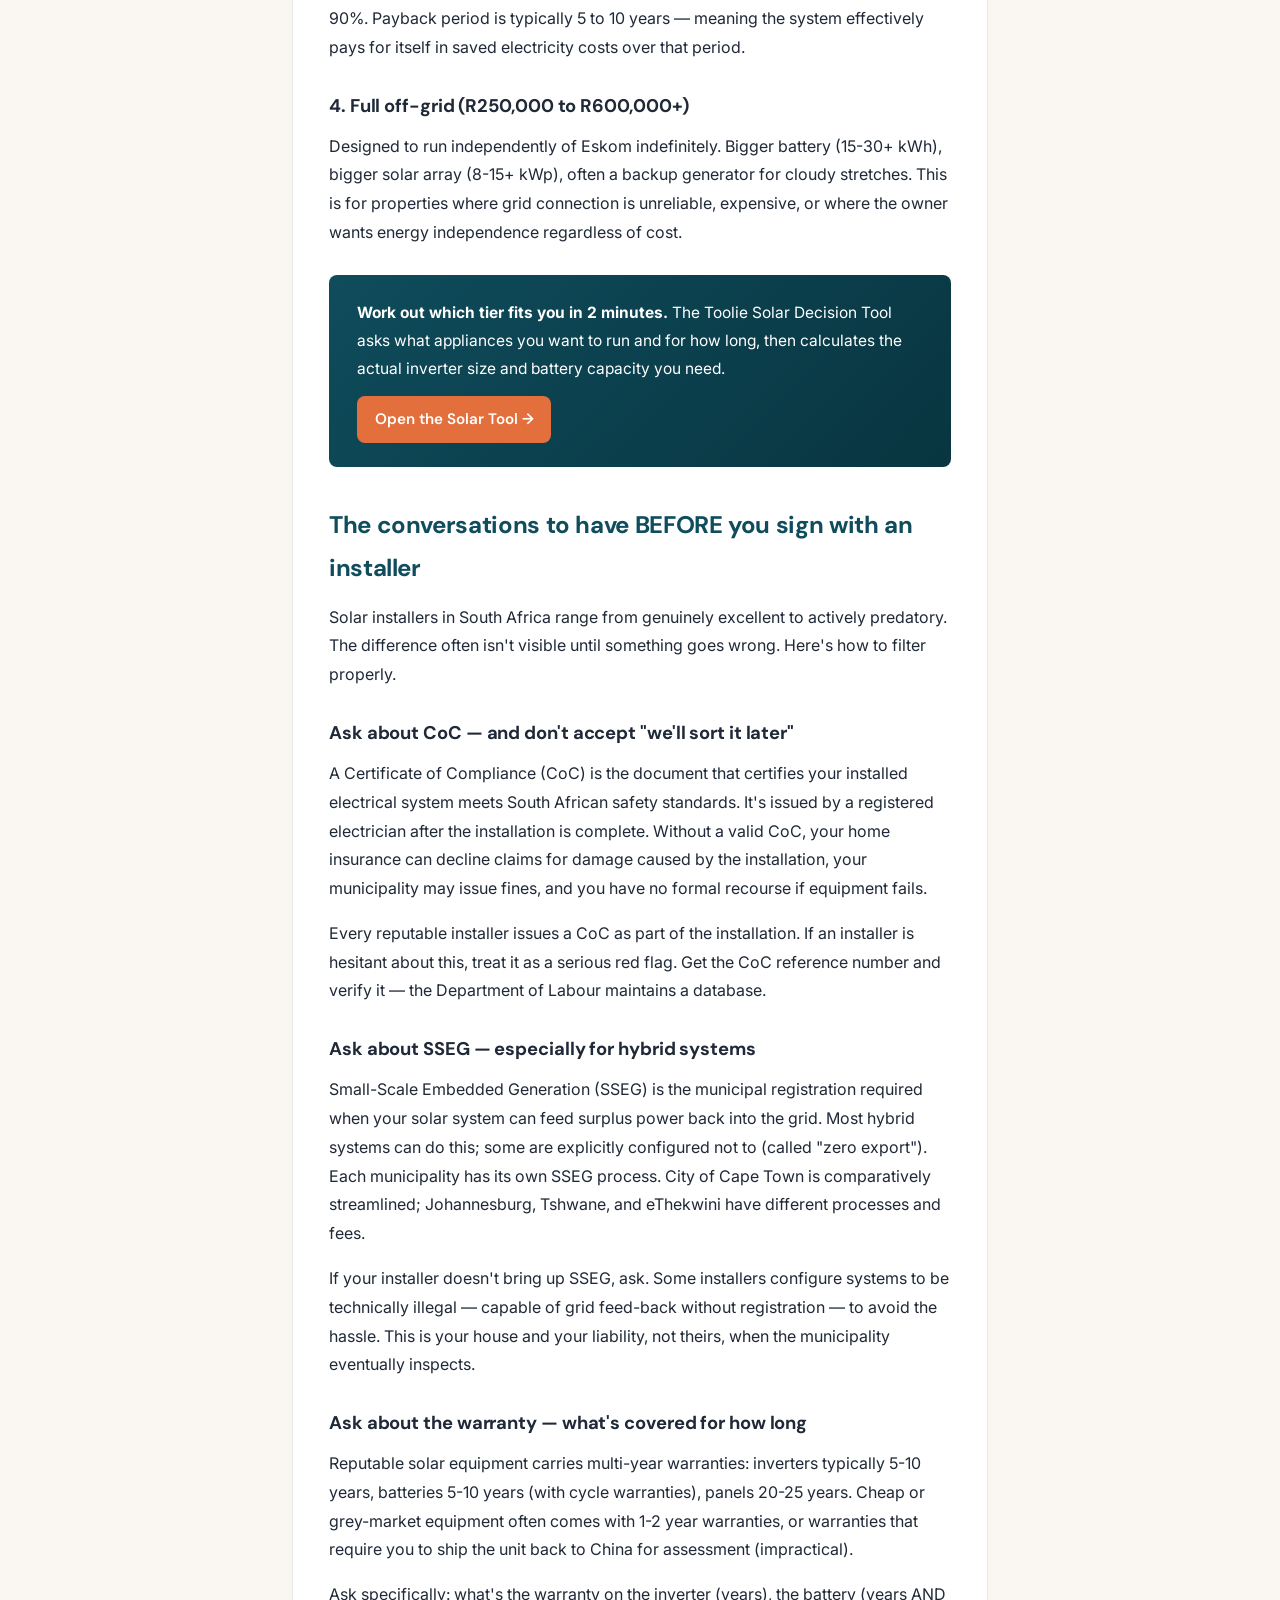
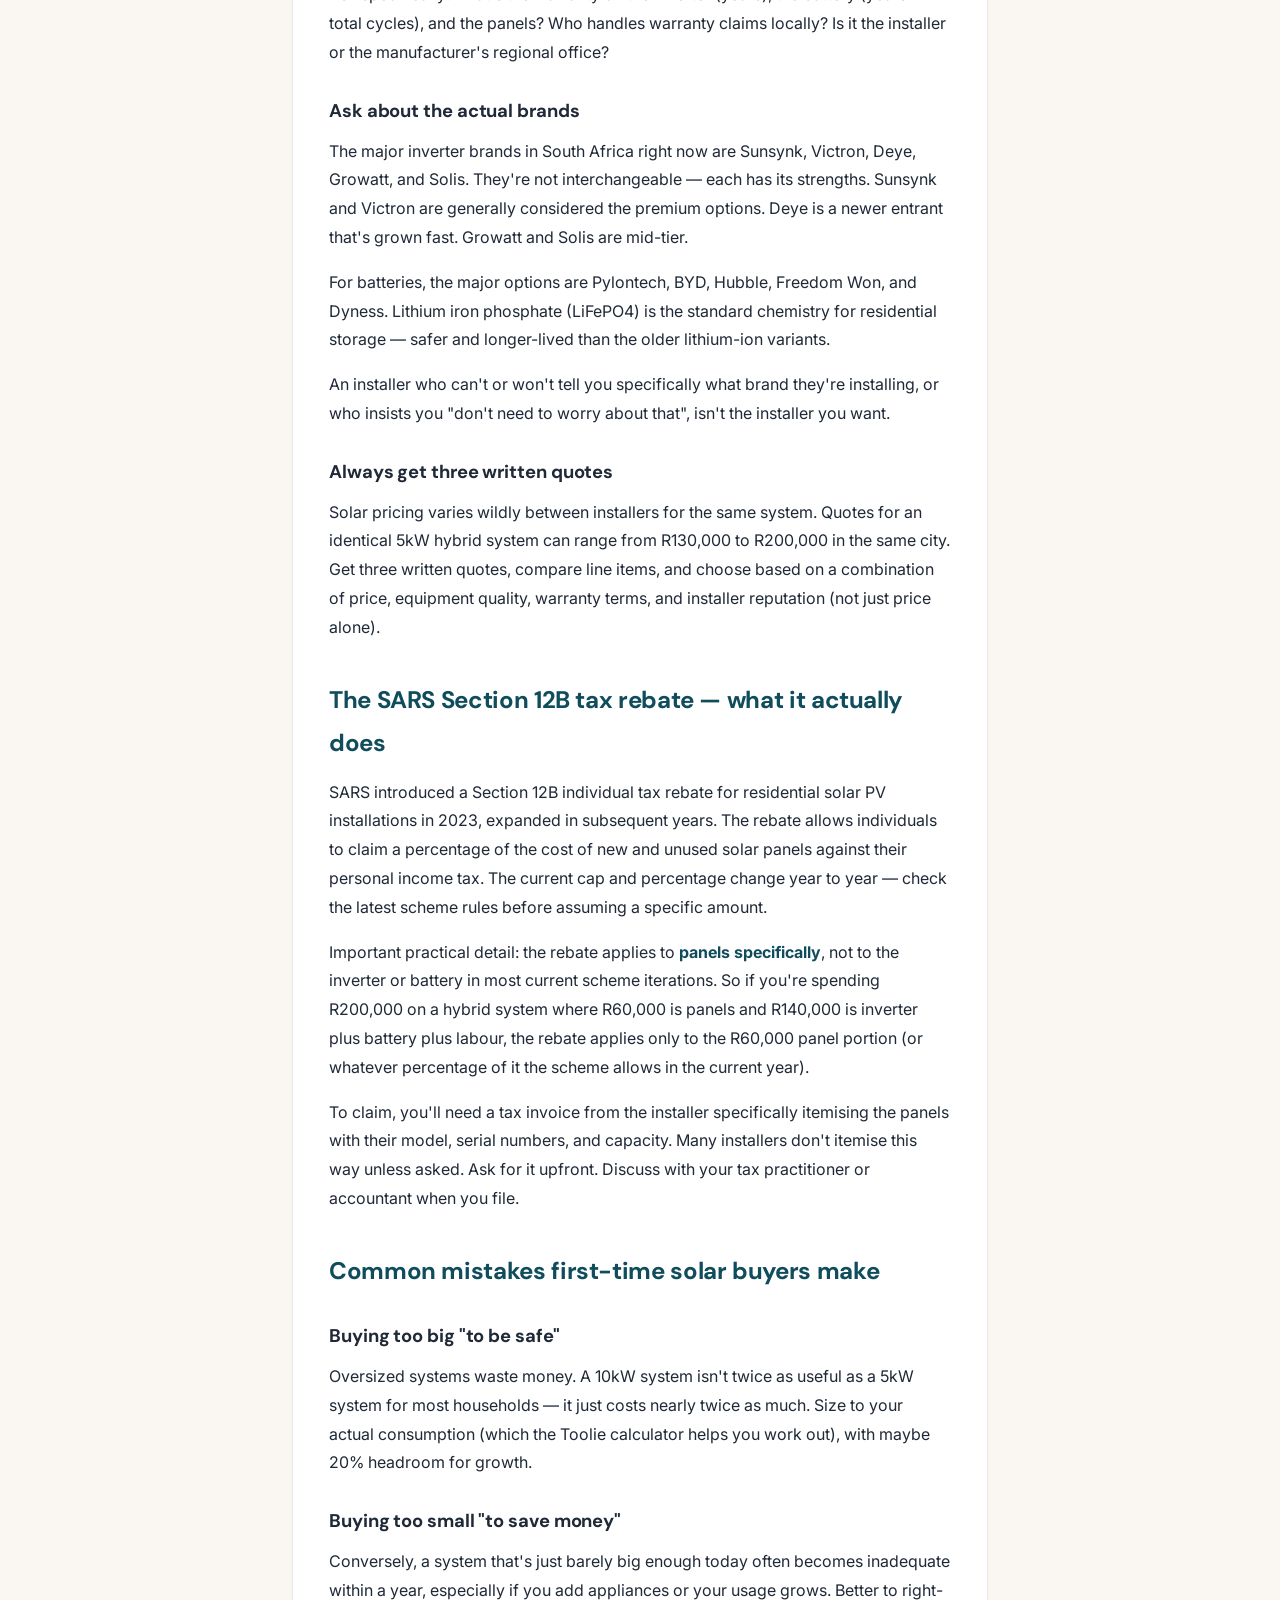
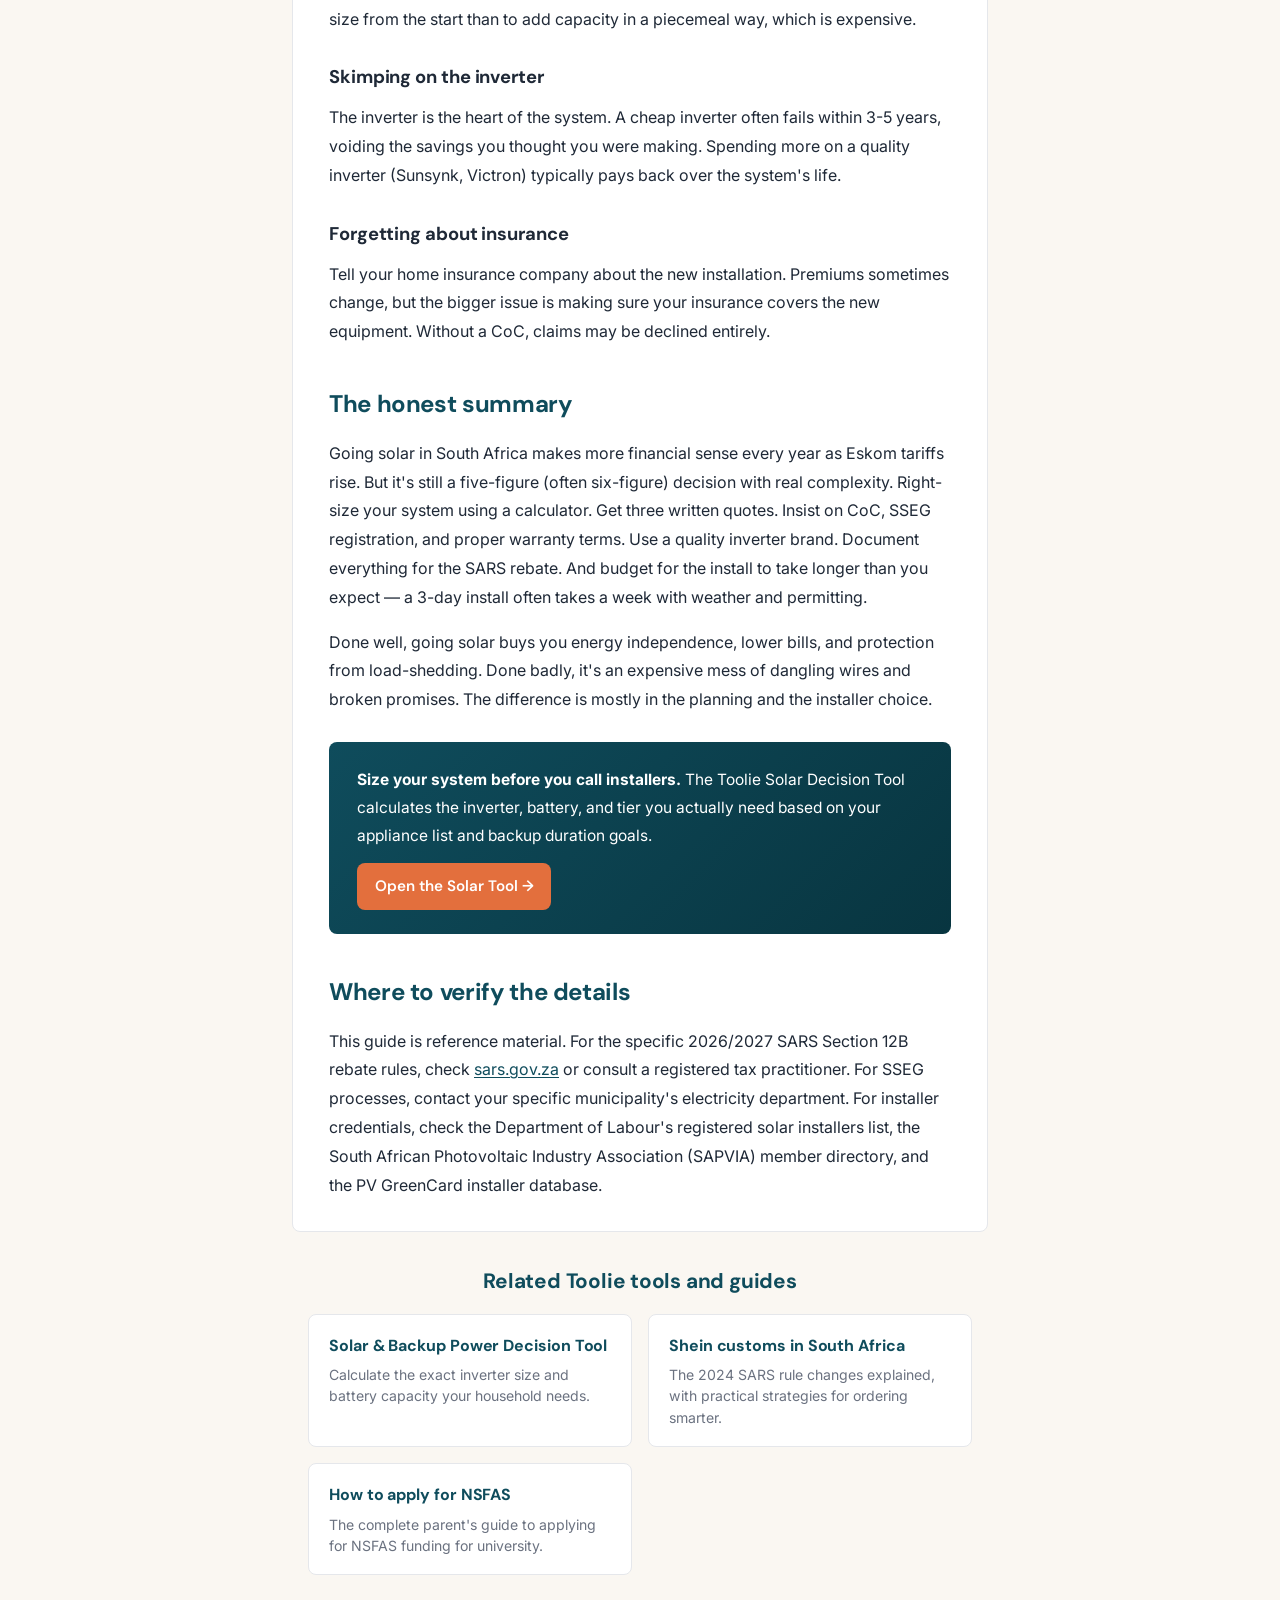
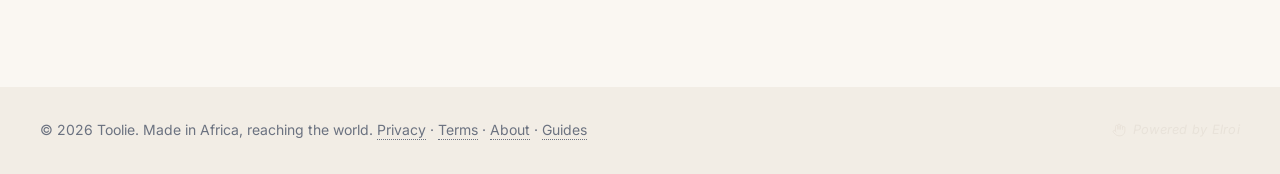
<file: going-solar-south-africa.html>
<!DOCTYPE html>
<html lang="en">
<head>
  <meta charset="UTF-8">
  <meta name="viewport" content="width=device-width, initial-scale=1.0">
  <title>Going solar in South Africa: A beginner's complete guide — Toolie</title>
  <meta name="description" content="Everything a South African homeowner needs to know before going solar. Backup vs hybrid vs off-grid, realistic costs, installer questions, CoC and SSEG, battery types, and the SARS tax rebate explained.">
  <meta property="og:title" content="Going solar in South Africa: A beginner's complete guide">
  <meta property="og:description" content="The first-time-buyer's guide to solar and backup power in SA.">
  <meta property="og:type" content="article">
  <meta property="og:url" content="https://gettoolie.com/guides/going-solar-south-africa">
  <meta name="theme-color" content="#0F4C5C">
  <link rel="preconnect" href="https://fonts.googleapis.com">
  <link rel="preconnect" href="https://fonts.gstatic.com" crossorigin>
  <link href="https://fonts.googleapis.com/css2?family=DM+Sans:wght@500;600;700&family=Inter:wght@400;500&display=swap" rel="stylesheet">
  <link rel="stylesheet" href="../style.css">
  <script async src="https://pagead2.googlesyndication.com/pagead/js/adsbygoogle.js?client=ca-pub-9742354292252484" crossorigin="anonymous"></script>
</head>
<body>

  <header class="site-header tool-header">
    <a href="/" class="logo" aria-label="Toolie home">Toolie</a>
    <nav class="tool-nav">
      <a href="/guides" class="nav-link">All guides</a>
    </nav>
  </header>

  <main class="tool-main">
    <section class="guide-hero">
      <p class="guide-meta">Guide &middot; Energy &middot; Solar &amp; Backup</p>
      <h1 class="guide-title">Going solar in South Africa: A beginner's complete guide</h1>
      <p class="guide-subtitle">If you're thinking about backup power or solar for the first time, this is the guide that walks through what nobody else explains plainly: the actual system types, real cost ranges, what to ask installers, the SSEG and CoC stuff that matters, and the SARS tax rebate everybody mentions but few explain properly.</p>
    </section>

    <article class="guide-body">

      <h2>Why this conversation matters now</h2>

      <p>South Africa's electricity situation has shifted permanently in the last five years. Load-shedding became part of normal life. Eskom tariffs rose roughly 50% over the same period, with another 12-15% expected through 2027. Municipal tariffs &mdash; what you actually pay &mdash; have risen even faster in many areas. Independent power producers (IPPs) are growing but slowly. Effectively, the cost of buying electricity from the grid is rising faster than inflation, while solar equipment costs are falling.</p>

      <p>The maths of going solar &mdash; once a luxury for the well-off &mdash; now works out for many middle-income households over 5 to 10 years. But it's still a substantial decision with real complexity. Let's walk through it properly.</p>

      <h2>The three system types &mdash; and which one you actually need</h2>

      <h3>1. Basic backup (R15,000 to R40,000)</h3>

      <p>A small inverter (1-2kW) plus a small battery (2-5 kWh). No solar panels. The battery charges from the grid when power's on, and discharges to run essentials (lights, WiFi, TV, laptop, possibly fridge) when load-shedding hits.</p>

      <p>This is what you want if your main pain is load-shedding interruptions, you don't want to invest tens of thousands, and you're a renter or can't install solar panels.</p>

      <p>Real-world expectation: 4 to 6 hours of essentials running during a Stage 2 or Stage 4 outage. Won't run a geyser, heater, or kettle.</p>

      <h3>2. Mid-range backup (R40,000 to R100,000)</h3>

      <p>A bigger inverter (3-5kW) and a bigger battery (5-10 kWh). Still no solar. Covers more of your house for longer outages (full Stage 6 with most appliances except heaters and geysers).</p>

      <p>This is the most common upgrade path. Many people start here, then add solar panels 1-2 years later to convert it into a hybrid system.</p>

      <h3>3. Hybrid system with solar (R120,000 to R250,000)</h3>

      <p>The full package: inverter, battery, AND rooftop solar panels (typically 3-8 kWp). The panels charge the battery during the day, the battery runs your house at night, and you only pull from Eskom when neither has enough.</p>

      <p>This is the system that actually reduces your monthly electricity bill, often by 60-90%. Payback period is typically 5 to 10 years &mdash; meaning the system effectively pays for itself in saved electricity costs over that period.</p>

      <h3>4. Full off-grid (R250,000 to R600,000+)</h3>

      <p>Designed to run independently of Eskom indefinitely. Bigger battery (15-30+ kWh), bigger solar array (8-15+ kWp), often a backup generator for cloudy stretches. This is for properties where grid connection is unreliable, expensive, or where the owner wants energy independence regardless of cost.</p>

      <div class="guide-callout">
        <p><strong>Work out which tier fits you in 2 minutes.</strong> The Toolie Solar Decision Tool asks what appliances you want to run and for how long, then calculates the actual inverter size and battery capacity you need.</p>
        <p><a href="/solar" class="guide-callout-button">Open the Solar Tool &rarr;</a></p>
      </div>

      <h2>The conversations to have BEFORE you sign with an installer</h2>

      <p>Solar installers in South Africa range from genuinely excellent to actively predatory. The difference often isn't visible until something goes wrong. Here's how to filter properly.</p>

      <h3>Ask about CoC &mdash; and don't accept "we'll sort it later"</h3>

      <p>A Certificate of Compliance (CoC) is the document that certifies your installed electrical system meets South African safety standards. It's issued by a registered electrician after the installation is complete. Without a valid CoC, your home insurance can decline claims for damage caused by the installation, your municipality may issue fines, and you have no formal recourse if equipment fails.</p>

      <p>Every reputable installer issues a CoC as part of the installation. If an installer is hesitant about this, treat it as a serious red flag. Get the CoC reference number and verify it &mdash; the Department of Labour maintains a database.</p>

      <h3>Ask about SSEG &mdash; especially for hybrid systems</h3>

      <p>Small-Scale Embedded Generation (SSEG) is the municipal registration required when your solar system can feed surplus power back into the grid. Most hybrid systems can do this; some are explicitly configured not to (called "zero export"). Each municipality has its own SSEG process. City of Cape Town is comparatively streamlined; Johannesburg, Tshwane, and eThekwini have different processes and fees.</p>

      <p>If your installer doesn't bring up SSEG, ask. Some installers configure systems to be technically illegal &mdash; capable of grid feed-back without registration &mdash; to avoid the hassle. This is your house and your liability, not theirs, when the municipality eventually inspects.</p>

      <h3>Ask about the warranty &mdash; what's covered for how long</h3>

      <p>Reputable solar equipment carries multi-year warranties: inverters typically 5-10 years, batteries 5-10 years (with cycle warranties), panels 20-25 years. Cheap or grey-market equipment often comes with 1-2 year warranties, or warranties that require you to ship the unit back to China for assessment (impractical).</p>

      <p>Ask specifically: what's the warranty on the inverter (years), the battery (years AND total cycles), and the panels? Who handles warranty claims locally? Is it the installer or the manufacturer's regional office?</p>

      <h3>Ask about the actual brands</h3>

      <p>The major inverter brands in South Africa right now are Sunsynk, Victron, Deye, Growatt, and Solis. They're not interchangeable &mdash; each has its strengths. Sunsynk and Victron are generally considered the premium options. Deye is a newer entrant that's grown fast. Growatt and Solis are mid-tier.</p>

      <p>For batteries, the major options are Pylontech, BYD, Hubble, Freedom Won, and Dyness. Lithium iron phosphate (LiFePO4) is the standard chemistry for residential storage &mdash; safer and longer-lived than the older lithium-ion variants.</p>

      <p>An installer who can't or won't tell you specifically what brand they're installing, or who insists you "don't need to worry about that", isn't the installer you want.</p>

      <h3>Always get three written quotes</h3>

      <p>Solar pricing varies wildly between installers for the same system. Quotes for an identical 5kW hybrid system can range from R130,000 to R200,000 in the same city. Get three written quotes, compare line items, and choose based on a combination of price, equipment quality, warranty terms, and installer reputation (not just price alone).</p>

      <h2>The SARS Section 12B tax rebate &mdash; what it actually does</h2>

      <p>SARS introduced a Section 12B individual tax rebate for residential solar PV installations in 2023, expanded in subsequent years. The rebate allows individuals to claim a percentage of the cost of new and unused solar panels against their personal income tax. The current cap and percentage change year to year &mdash; check the latest scheme rules before assuming a specific amount.</p>

      <p>Important practical detail: the rebate applies to <strong>panels specifically</strong>, not to the inverter or battery in most current scheme iterations. So if you're spending R200,000 on a hybrid system where R60,000 is panels and R140,000 is inverter plus battery plus labour, the rebate applies only to the R60,000 panel portion (or whatever percentage of it the scheme allows in the current year).</p>

      <p>To claim, you'll need a tax invoice from the installer specifically itemising the panels with their model, serial numbers, and capacity. Many installers don't itemise this way unless asked. Ask for it upfront. Discuss with your tax practitioner or accountant when you file.</p>

      <h2>Common mistakes first-time solar buyers make</h2>

      <h3>Buying too big "to be safe"</h3>

      <p>Oversized systems waste money. A 10kW system isn't twice as useful as a 5kW system for most households &mdash; it just costs nearly twice as much. Size to your actual consumption (which the Toolie calculator helps you work out), with maybe 20% headroom for growth.</p>

      <h3>Buying too small "to save money"</h3>

      <p>Conversely, a system that's just barely big enough today often becomes inadequate within a year, especially if you add appliances or your usage grows. Better to right-size from the start than to add capacity in a piecemeal way, which is expensive.</p>

      <h3>Skimping on the inverter</h3>

      <p>The inverter is the heart of the system. A cheap inverter often fails within 3-5 years, voiding the savings you thought you were making. Spending more on a quality inverter (Sunsynk, Victron) typically pays back over the system's life.</p>

      <h3>Forgetting about insurance</h3>

      <p>Tell your home insurance company about the new installation. Premiums sometimes change, but the bigger issue is making sure your insurance covers the new equipment. Without a CoC, claims may be declined entirely.</p>

      <h2>The honest summary</h2>

      <p>Going solar in South Africa makes more financial sense every year as Eskom tariffs rise. But it's still a five-figure (often six-figure) decision with real complexity. Right-size your system using a calculator. Get three written quotes. Insist on CoC, SSEG registration, and proper warranty terms. Use a quality inverter brand. Document everything for the SARS rebate. And budget for the install to take longer than you expect &mdash; a 3-day install often takes a week with weather and permitting.</p>

      <p>Done well, going solar buys you energy independence, lower bills, and protection from load-shedding. Done badly, it's an expensive mess of dangling wires and broken promises. The difference is mostly in the planning and the installer choice.</p>

      <div class="guide-callout">
        <p><strong>Size your system before you call installers.</strong> The Toolie Solar Decision Tool calculates the inverter, battery, and tier you actually need based on your appliance list and backup duration goals.</p>
        <p><a href="/solar" class="guide-callout-button">Open the Solar Tool &rarr;</a></p>
      </div>

      <h2>Where to verify the details</h2>

      <p>This guide is reference material. For the specific 2026/2027 SARS Section 12B rebate rules, check <a href="https://www.sars.gov.za" target="_blank" rel="noopener">sars.gov.za</a> or consult a registered tax practitioner. For SSEG processes, contact your specific municipality's electricity department. For installer credentials, check the Department of Labour's registered solar installers list, the South African Photovoltaic Industry Association (SAPVIA) member directory, and the PV GreenCard installer database.</p>

    </article>

    <section class="guide-related">
      <h2>Related Toolie tools and guides</h2>
      <div class="guide-related-grid">
        <a href="/solar" class="guide-related-card">
          <h3>Solar &amp; Backup Power Decision Tool</h3>
          <p>Calculate the exact inverter size and battery capacity your household needs.</p>
        </a>
        <a href="/guides/shein-customs-south-africa" class="guide-related-card">
          <h3>Shein customs in South Africa</h3>
          <p>The 2024 SARS rule changes explained, with practical strategies for ordering smarter.</p>
        </a>
        <a href="/guides/how-to-apply-for-nsfas" class="guide-related-card">
          <h3>How to apply for NSFAS</h3>
          <p>The complete parent's guide to applying for NSFAS funding for university.</p>
        </a>
      </div>
    </section>
  </main>

  <footer class="site-footer">
    <div class="footer-inner">
      <p class="copyright">&copy; 2026 Toolie. Made in Africa, reaching the world. <a href="/privacy" class="footer-link">Privacy</a> &middot; <a href="/terms" class="footer-link">Terms</a> &middot; <a href="/about" class="footer-link">About</a> &middot; <a href="/guides" class="footer-link">Guides</a></p>
      <p class="elroi-credit" tabindex="0" aria-label="Powered by Elroi">
        <svg class="hand-icon" viewBox="0 0 24 24" fill="none" stroke="currentColor" stroke-width="1.5" stroke-linecap="round" stroke-linejoin="round" aria-hidden="true">
          <path d="M18 11V6a2 2 0 0 0-4 0v5"/>
          <path d="M14 10V4a2 2 0 0 0-4 0v6"/>
          <path d="M10 10.5V6a2 2 0 0 0-4 0v8"/>
          <path d="M18 8a2 2 0 1 1 4 0v6a8 8 0 0 1-8 8h-2c-2.8 0-4.5-.86-5.99-2.34l-3.6-3.6a2 2 0 0 1 2.83-2.82L7 15"/>
        </svg>
        <span>Powered by Elroi</span>
      </p>
    </div>
  </footer>

</body>
</html>
</file>
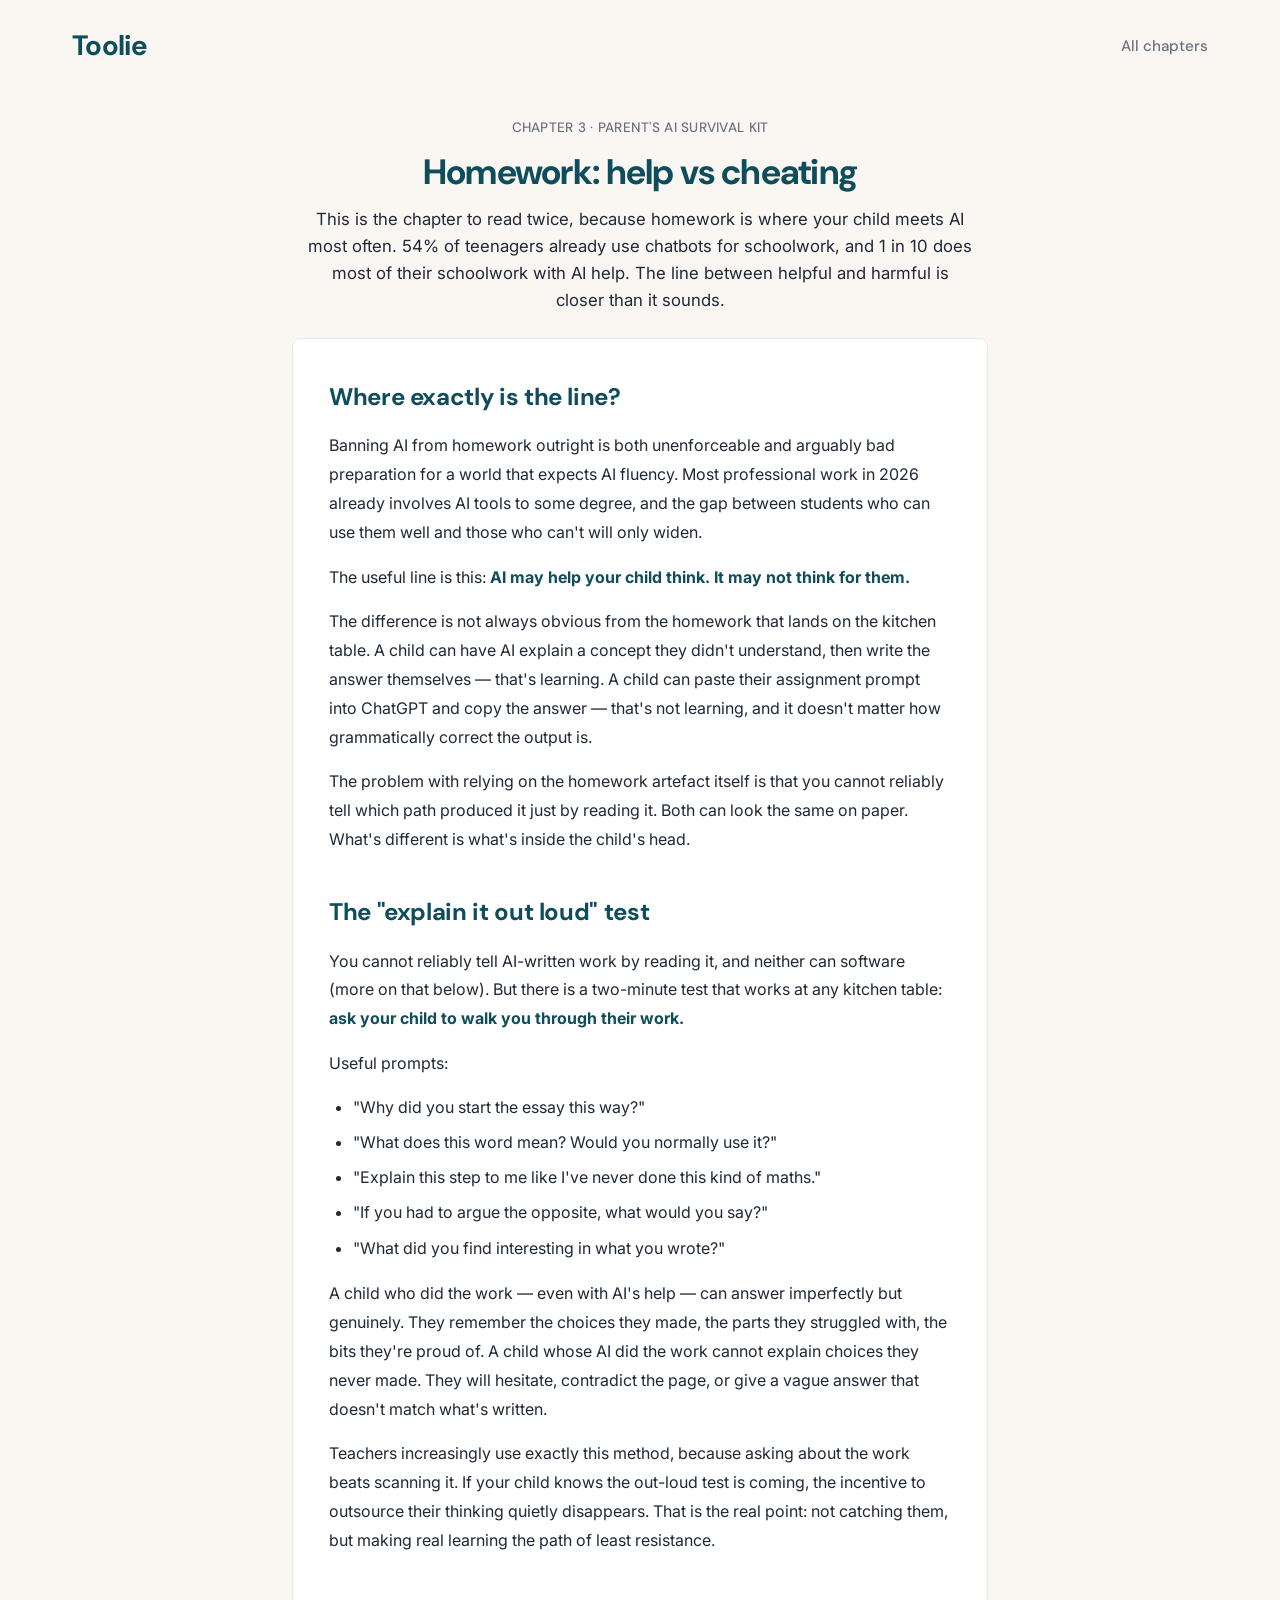
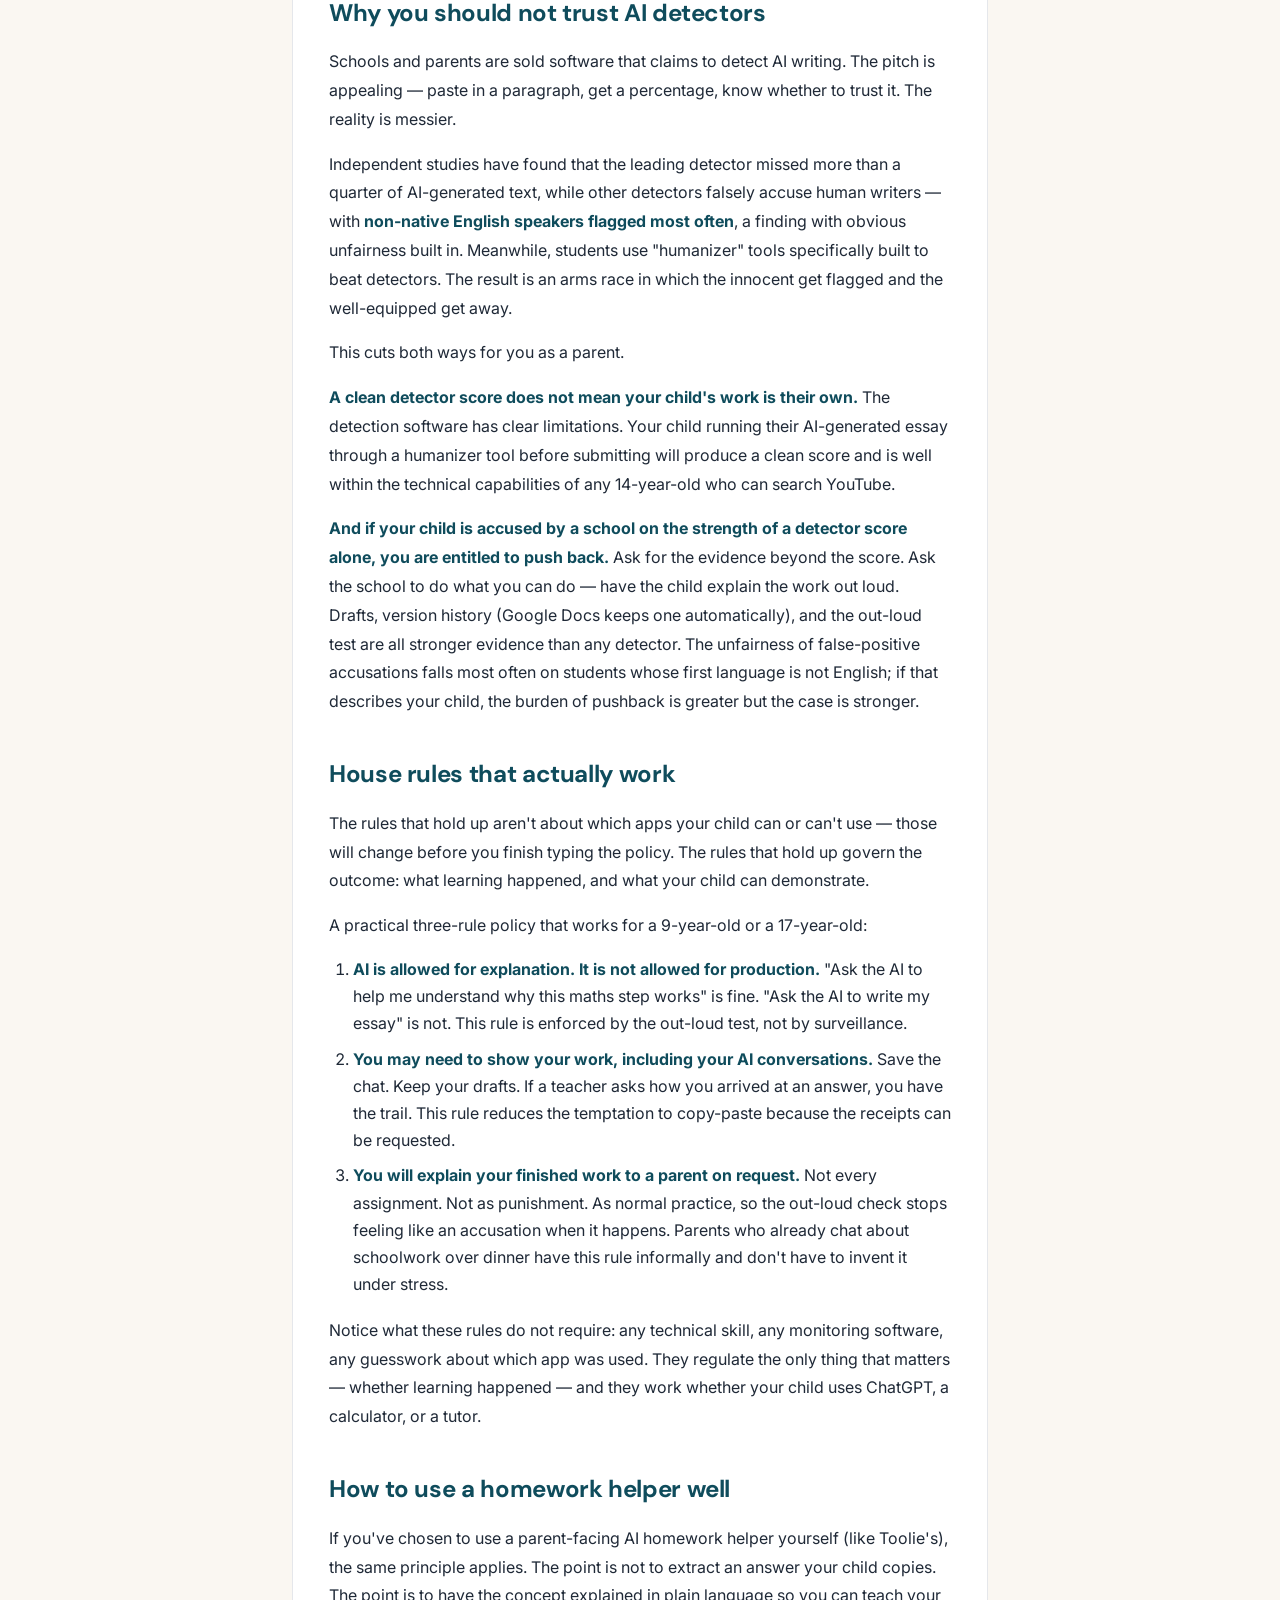
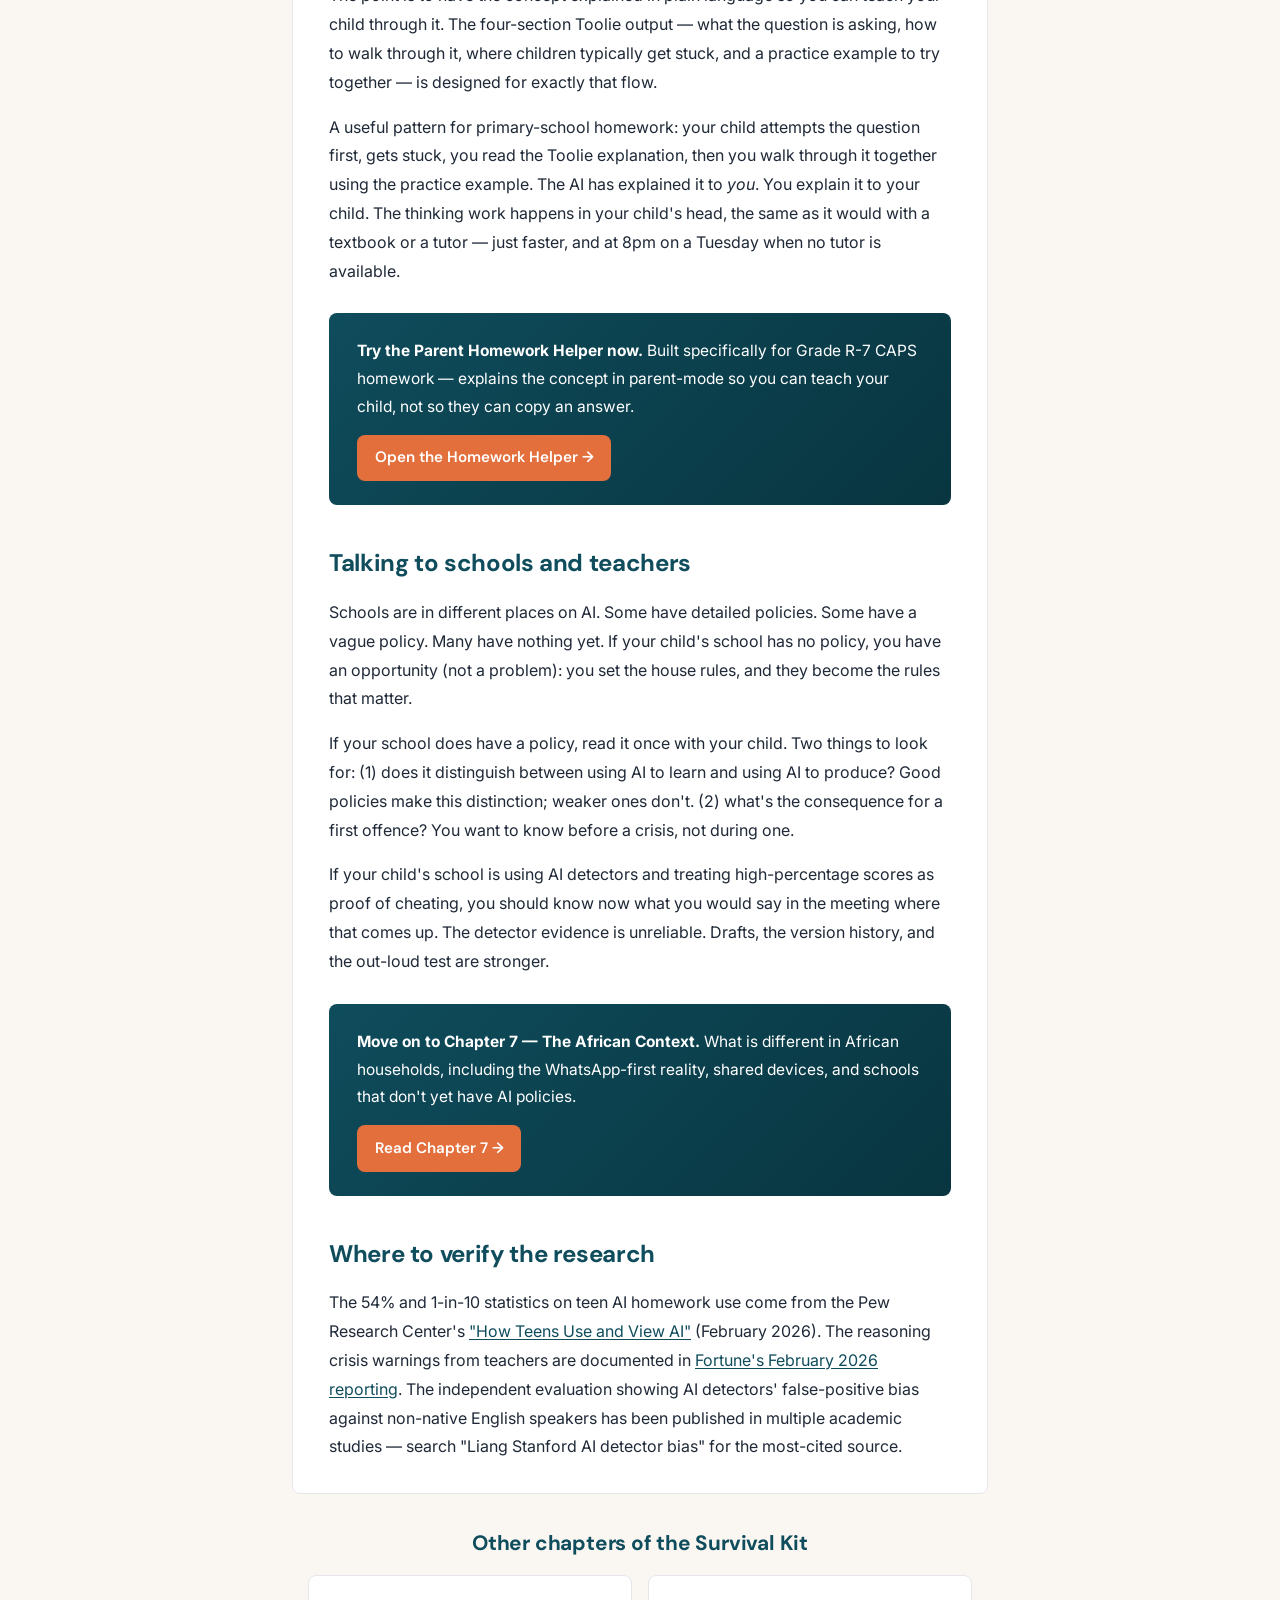
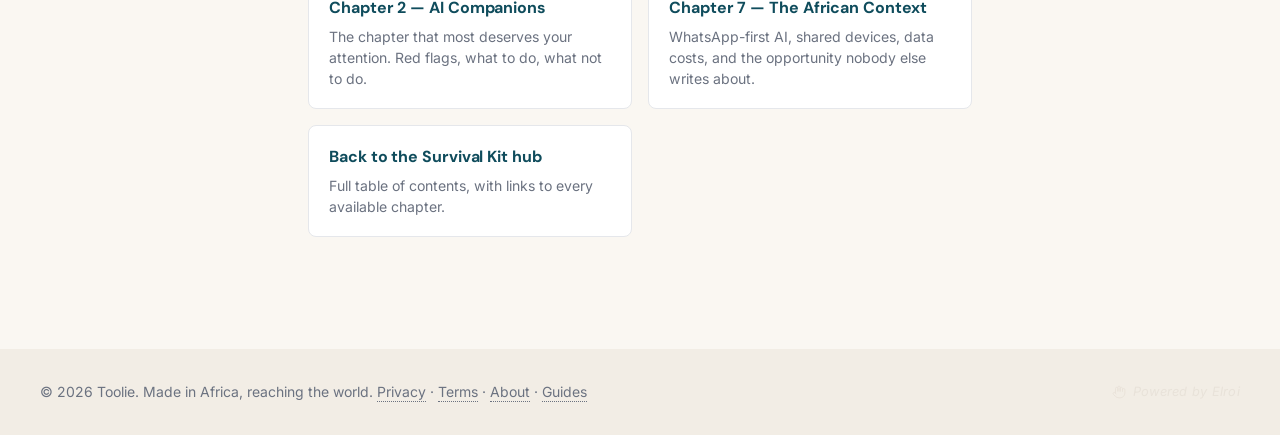
<file: homework-help-vs-cheating.html>
<!DOCTYPE html>
<html lang="en">
<head>
  <meta charset="UTF-8">
  <meta name="viewport" content="width=device-width, initial-scale=1.0">
  <title>Homework: Help vs Cheating — Parent's AI Survival Kit — Toolie</title>
  <meta name="description" content="Where the line is between AI helping your child think and AI doing the thinking for them. The two-minute kitchen-table test that catches what AI detectors can't, and house rules that actually work.">
  <meta property="og:title" content="Homework: Help vs Cheating">
  <meta property="og:description" content="The two-minute kitchen-table test that catches what AI detectors can't.">
  <meta property="og:type" content="article">
  <meta property="og:url" content="https://gettoolie.com/parents/homework-help-vs-cheating">
  <meta name="theme-color" content="#0F4C5C">
  <link rel="preconnect" href="https://fonts.googleapis.com">
  <link rel="preconnect" href="https://fonts.gstatic.com" crossorigin>
  <link href="https://fonts.googleapis.com/css2?family=DM+Sans:wght@500;600;700&family=Inter:wght@400;500&display=swap" rel="stylesheet">
  <link rel="stylesheet" href="../style.css">
  <script async src="https://pagead2.googlesyndication.com/pagead/js/adsbygoogle.js?client=ca-pub-9742354292252484" crossorigin="anonymous"></script>
</head>
<body>

  <header class="site-header tool-header">
    <a href="/" class="logo" aria-label="Toolie home">Toolie</a>
    <nav class="tool-nav">
      <a href="/parents" class="nav-link">All chapters</a>
    </nav>
  </header>

  <main class="tool-main">
    <section class="guide-hero">
      <p class="guide-meta">Chapter 3 &middot; Parent's AI Survival Kit</p>
      <h1 class="guide-title">Homework: help vs cheating</h1>
      <p class="guide-subtitle">This is the chapter to read twice, because homework is where your child meets AI most often. 54% of teenagers already use chatbots for schoolwork, and 1 in 10 does most of their schoolwork with AI help. The line between helpful and harmful is closer than it sounds.</p>
    </section>

    <article class="guide-body">

      <h2>Where exactly is the line?</h2>

      <p>Banning AI from homework outright is both unenforceable and arguably bad preparation for a world that expects AI fluency. Most professional work in 2026 already involves AI tools to some degree, and the gap between students who can use them well and those who can't will only widen.</p>

      <p>The useful line is this: <strong>AI may help your child think. It may not think for them.</strong></p>

      <p>The difference is not always obvious from the homework that lands on the kitchen table. A child can have AI explain a concept they didn't understand, then write the answer themselves — that's learning. A child can paste their assignment prompt into ChatGPT and copy the answer — that's not learning, and it doesn't matter how grammatically correct the output is.</p>

      <p>The problem with relying on the homework artefact itself is that you cannot reliably tell which path produced it just by reading it. Both can look the same on paper. What's different is what's inside the child's head.</p>

      <h2>The "explain it out loud" test</h2>

      <p>You cannot reliably tell AI-written work by reading it, and neither can software (more on that below). But there is a two-minute test that works at any kitchen table: <strong>ask your child to walk you through their work.</strong></p>

      <p>Useful prompts:</p>

      <ul>
        <li>"Why did you start the essay this way?"</li>
        <li>"What does this word mean? Would you normally use it?"</li>
        <li>"Explain this step to me like I've never done this kind of maths."</li>
        <li>"If you had to argue the opposite, what would you say?"</li>
        <li>"What did you find interesting in what you wrote?"</li>
      </ul>

      <p>A child who did the work — even with AI's help — can answer imperfectly but genuinely. They remember the choices they made, the parts they struggled with, the bits they're proud of. A child whose AI did the work cannot explain choices they never made. They will hesitate, contradict the page, or give a vague answer that doesn't match what's written.</p>

      <p>Teachers increasingly use exactly this method, because asking about the work beats scanning it. If your child knows the out-loud test is coming, the incentive to outsource their thinking quietly disappears. That is the real point: not catching them, but making real learning the path of least resistance.</p>

      <h2>Why you should not trust AI detectors</h2>

      <p>Schools and parents are sold software that claims to detect AI writing. The pitch is appealing — paste in a paragraph, get a percentage, know whether to trust it. The reality is messier.</p>

      <p>Independent studies have found that the leading detector missed more than a quarter of AI-generated text, while other detectors falsely accuse human writers — with <strong>non-native English speakers flagged most often</strong>, a finding with obvious unfairness built in. Meanwhile, students use "humanizer" tools specifically built to beat detectors. The result is an arms race in which the innocent get flagged and the well-equipped get away.</p>

      <p>This cuts both ways for you as a parent.</p>

      <p><strong>A clean detector score does not mean your child's work is their own.</strong> The detection software has clear limitations. Your child running their AI-generated essay through a humanizer tool before submitting will produce a clean score and is well within the technical capabilities of any 14-year-old who can search YouTube.</p>

      <p><strong>And if your child is accused by a school on the strength of a detector score alone, you are entitled to push back.</strong> Ask for the evidence beyond the score. Ask the school to do what you can do — have the child explain the work out loud. Drafts, version history (Google Docs keeps one automatically), and the out-loud test are all stronger evidence than any detector. The unfairness of false-positive accusations falls most often on students whose first language is not English; if that describes your child, the burden of pushback is greater but the case is stronger.</p>

      <h2>House rules that actually work</h2>

      <p>The rules that hold up aren't about which apps your child can or can't use — those will change before you finish typing the policy. The rules that hold up govern the outcome: what learning happened, and what your child can demonstrate.</p>

      <p>A practical three-rule policy that works for a 9-year-old or a 17-year-old:</p>

      <ol>
        <li><strong>AI is allowed for explanation. It is not allowed for production.</strong> "Ask the AI to help me understand why this maths step works" is fine. "Ask the AI to write my essay" is not. This rule is enforced by the out-loud test, not by surveillance.</li>
        <li><strong>You may need to show your work, including your AI conversations.</strong> Save the chat. Keep your drafts. If a teacher asks how you arrived at an answer, you have the trail. This rule reduces the temptation to copy-paste because the receipts can be requested.</li>
        <li><strong>You will explain your finished work to a parent on request.</strong> Not every assignment. Not as punishment. As normal practice, so the out-loud check stops feeling like an accusation when it happens. Parents who already chat about schoolwork over dinner have this rule informally and don't have to invent it under stress.</li>
      </ol>

      <p>Notice what these rules do not require: any technical skill, any monitoring software, any guesswork about which app was used. They regulate the only thing that matters — whether learning happened — and they work whether your child uses ChatGPT, a calculator, or a tutor.</p>

      <h2>How to use a homework helper well</h2>

      <p>If you've chosen to use a parent-facing AI homework helper yourself (like Toolie's), the same principle applies. The point is not to extract an answer your child copies. The point is to have the concept explained in plain language so you can teach your child through it. The four-section Toolie output — what the question is asking, how to walk through it, where children typically get stuck, and a practice example to try together — is designed for exactly that flow.</p>

      <p>A useful pattern for primary-school homework: your child attempts the question first, gets stuck, you read the Toolie explanation, then you walk through it together using the practice example. The AI has explained it to <em>you</em>. You explain it to your child. The thinking work happens in your child's head, the same as it would with a textbook or a tutor — just faster, and at 8pm on a Tuesday when no tutor is available.</p>

      <div class="guide-callout">
        <p><strong>Try the Parent Homework Helper now.</strong> Built specifically for Grade R-7 CAPS homework — explains the concept in parent-mode so you can teach your child, not so they can copy an answer.</p>
        <p><a href="/homework" class="guide-callout-button">Open the Homework Helper &rarr;</a></p>
      </div>

      <h2>Talking to schools and teachers</h2>

      <p>Schools are in different places on AI. Some have detailed policies. Some have a vague policy. Many have nothing yet. If your child's school has no policy, you have an opportunity (not a problem): you set the house rules, and they become the rules that matter.</p>

      <p>If your school does have a policy, read it once with your child. Two things to look for: (1) does it distinguish between using AI to learn and using AI to produce? Good policies make this distinction; weaker ones don't. (2) what's the consequence for a first offence? You want to know before a crisis, not during one.</p>

      <p>If your child's school is using AI detectors and treating high-percentage scores as proof of cheating, you should know now what you would say in the meeting where that comes up. The detector evidence is unreliable. Drafts, the version history, and the out-loud test are stronger.</p>

      <div class="guide-callout">
        <p><strong>Move on to Chapter 7 — The African Context.</strong> What is different in African households, including the WhatsApp-first reality, shared devices, and schools that don't yet have AI policies.</p>
        <p><a href="/parents/african-context" class="guide-callout-button">Read Chapter 7 &rarr;</a></p>
      </div>

      <h2>Where to verify the research</h2>

      <p>The 54% and 1-in-10 statistics on teen AI homework use come from the Pew Research Center's <a href="https://www.pewresearch.org/internet/2026/02/24/how-teens-use-and-view-ai/" target="_blank" rel="noopener">"How Teens Use and View AI"</a> (February 2026). The reasoning crisis warnings from teachers are documented in <a href="https://fortune.com/2026/02/24/students-cant-reason-teachers-warn-ai-fueling-crisis-in-kids-ability-to-think/" target="_blank" rel="noopener">Fortune's February 2026 reporting</a>. The independent evaluation showing AI detectors' false-positive bias against non-native English speakers has been published in multiple academic studies — search "Liang Stanford AI detector bias" for the most-cited source.</p>

    </article>

    <section class="guide-related">
      <h2>Other chapters of the Survival Kit</h2>
      <div class="guide-related-grid">
        <a href="/parents/ai-companions" class="guide-related-card">
          <h3>Chapter 2 — AI Companions</h3>
          <p>The chapter that most deserves your attention. Red flags, what to do, what not to do.</p>
        </a>
        <a href="/parents/african-context" class="guide-related-card">
          <h3>Chapter 7 — The African Context</h3>
          <p>WhatsApp-first AI, shared devices, data costs, and the opportunity nobody else writes about.</p>
        </a>
        <a href="/parents" class="guide-related-card">
          <h3>Back to the Survival Kit hub</h3>
          <p>Full table of contents, with links to every available chapter.</p>
        </a>
      </div>
    </section>
  </main>

  <footer class="site-footer">
    <div class="footer-inner">
      <p class="copyright">&copy; 2026 Toolie. Made in Africa, reaching the world. <a href="/privacy" class="footer-link">Privacy</a> &middot; <a href="/terms" class="footer-link">Terms</a> &middot; <a href="/about" class="footer-link">About</a> &middot; <a href="/guides" class="footer-link">Guides</a></p>
      <p class="elroi-credit" tabindex="0" aria-label="Powered by Elroi">
        <svg class="hand-icon" viewBox="0 0 24 24" fill="none" stroke="currentColor" stroke-width="1.5" stroke-linecap="round" stroke-linejoin="round" aria-hidden="true">
          <path d="M18 11V6a2 2 0 0 0-4 0v5"/>
          <path d="M14 10V4a2 2 0 0 0-4 0v6"/>
          <path d="M10 10.5V6a2 2 0 0 0-4 0v8"/>
          <path d="M18 8a2 2 0 1 1 4 0v6a8 8 0 0 1-8 8h-2c-2.8 0-4.5-.86-5.99-2.34l-3.6-3.6a2 2 0 0 1 2.83-2.82L7 15"/>
        </svg>
        <span>Powered by Elroi</span>
      </p>
    </div>
  </footer>

</body>
</html>
</file>
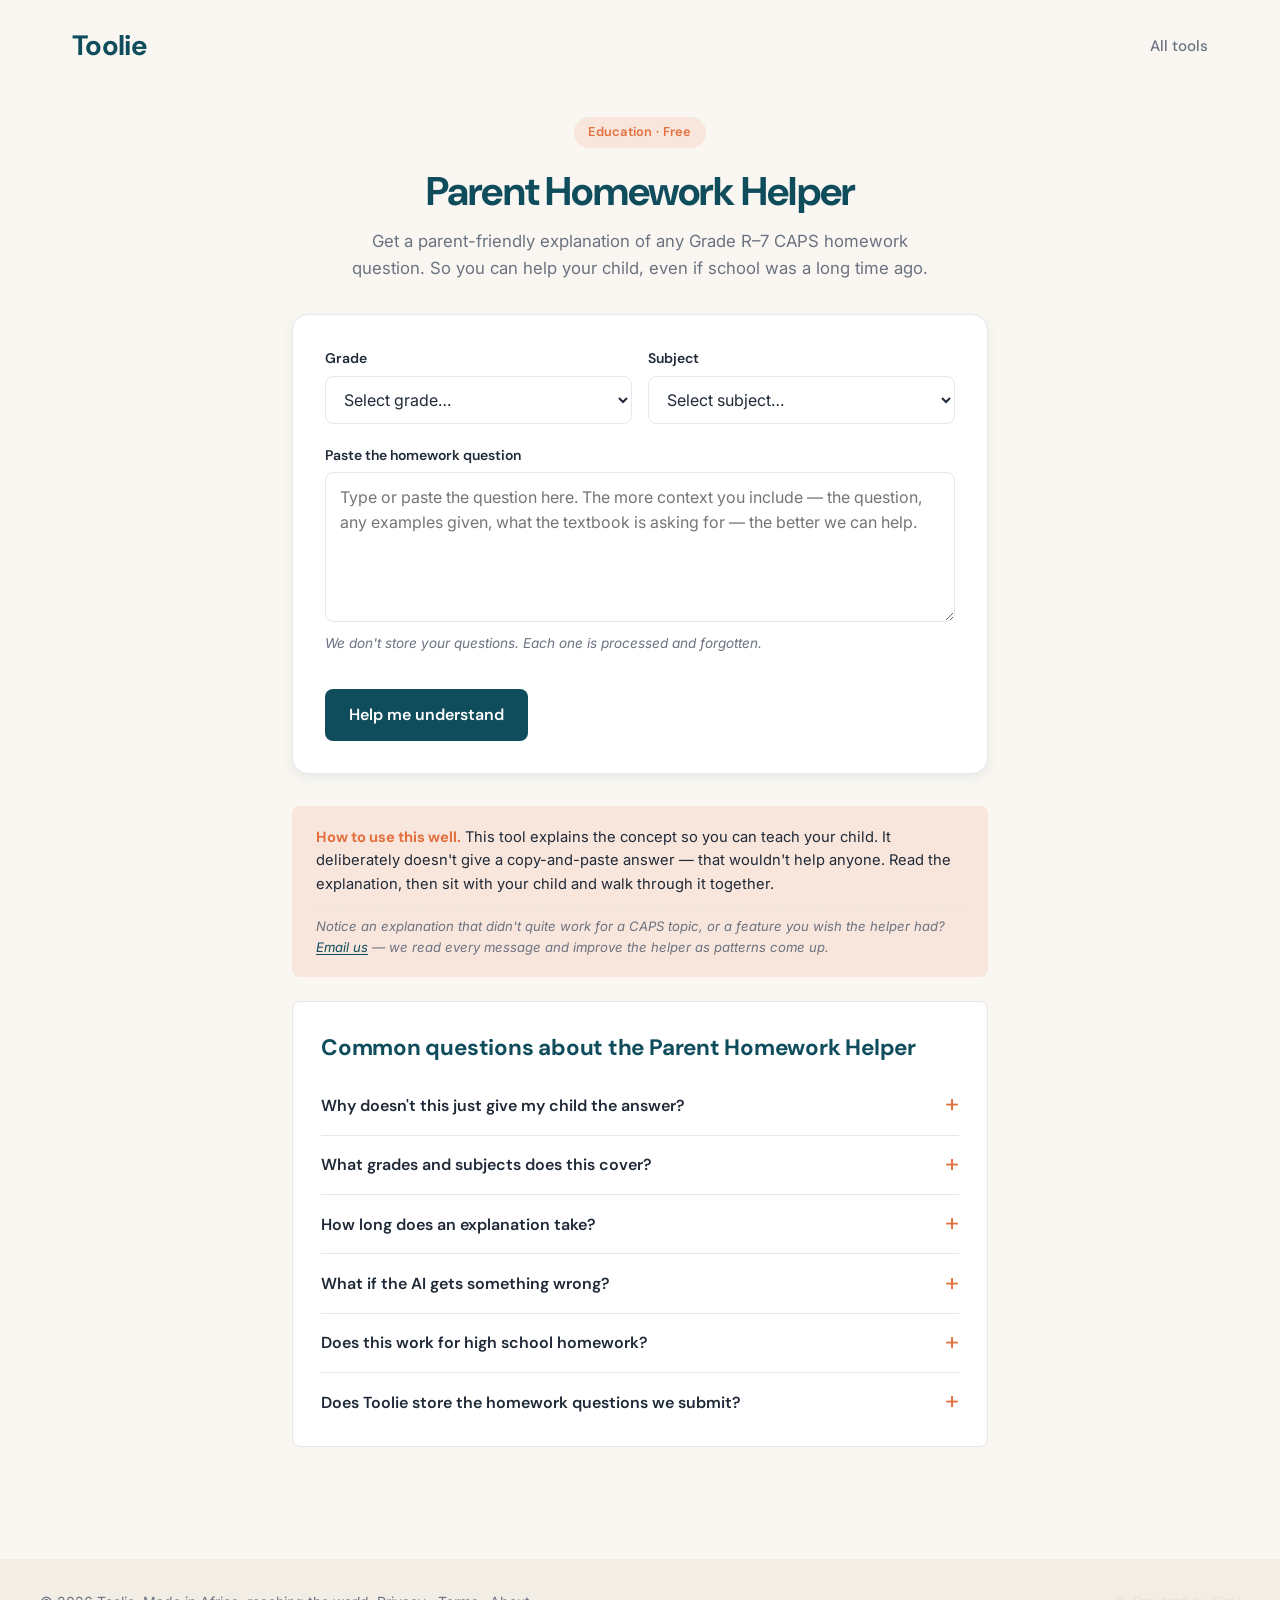
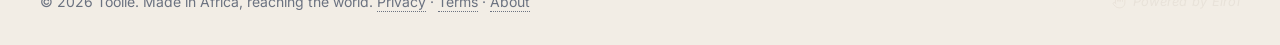
<file: homework.html>
<!DOCTYPE html>
<html lang="en">
<head>
  <meta charset="UTF-8">
  <meta name="viewport" content="width=device-width, initial-scale=1.0">
  <title>Parent Homework Helper — Toolie</title>
  <meta name="description" content="Get a parent-friendly explanation of any Grade R-7 CAPS homework question. Free, made for South African parents. Powered by Toolie.">
  <meta property="og:title" content="Parent Homework Helper — Toolie">
  <meta property="og:description" content="Help your child with Grade R-7 homework. Plain-English explanations for tired parents.">
  <meta property="og:type" content="website">
  <meta property="og:url" content="https://gettoolie.com/homework">
  <meta name="theme-color" content="#0F4C5C">
  <link rel="preconnect" href="https://fonts.googleapis.com">
  <link rel="preconnect" href="https://fonts.gstatic.com" crossorigin>
  <link href="https://fonts.googleapis.com/css2?family=DM+Sans:wght@500;600;700&family=Inter:wght@400;500&display=swap" rel="stylesheet">
  <link rel="stylesheet" href="style.css">
  <script async src="https://pagead2.googlesyndication.com/pagead/js/adsbygoogle.js?client=ca-pub-9742354292252484" crossorigin="anonymous"></script>
</head>
<body>

  <header class="site-header tool-header">
    <a href="/" class="logo" aria-label="Toolie home">Toolie</a>
    <nav class="tool-nav">
      <a href="/" class="nav-link">All tools</a>
    </nav>
  </header>

  <main class="tool-main">
    <section class="tool-hero">
      <span class="tool-pill">Education · Free</span>
      <h1 class="tool-title">Parent Homework Helper</h1>
      <p class="tool-subtitle">Get a parent-friendly explanation of any Grade R–7 CAPS homework question. So you can help your child, even if school was a long time ago.</p>
    </section>

    <section class="tool-card">
      <form id="homeworkForm" class="tool-form">
        <div class="form-row">
          <div class="form-field">
            <label for="grade">Grade</label>
            <select id="grade" name="grade" required>
              <option value="">Select grade…</option>
              <option value="R">Grade R</option>
              <option value="1">Grade 1</option>
              <option value="2">Grade 2</option>
              <option value="3">Grade 3</option>
              <option value="4">Grade 4</option>
              <option value="5">Grade 5</option>
              <option value="6">Grade 6</option>
              <option value="7">Grade 7</option>
            </select>
          </div>
          <div class="form-field">
            <label for="subject">Subject</label>
            <select id="subject" name="subject" required>
              <option value="">Select subject…</option>
              <option value="Mathematics">Mathematics</option>
              <option value="English">English (Home / First Additional)</option>
              <option value="Afrikaans">Afrikaans</option>
              <option value="isiZulu">isiZulu</option>
              <option value="isiXhosa">isiXhosa</option>
              <option value="Sesotho">Sesotho</option>
              <option value="Setswana">Setswana</option>
              <option value="Natural Sciences">Natural Sciences &amp; Technology</option>
              <option value="Social Sciences">Social Sciences (History / Geography)</option>
              <option value="Life Skills">Life Skills</option>
              <option value="Economic and Management Sciences">Economic &amp; Management Sciences</option>
            </select>
          </div>
        </div>

        <div class="form-field">
          <label for="question">Paste the homework question</label>
          <textarea id="question" name="question" rows="5" required maxlength="2000" placeholder="Type or paste the question here. The more context you include — the question, any examples given, what the textbook is asking for — the better we can help."></textarea>
          <p class="field-help">We don't store your questions. Each one is processed and forgotten.</p>
        </div>

        <button type="submit" class="btn-primary" id="submitBtn">
          <span class="btn-text">Help me understand</span>
          <span class="btn-loading">Thinking…</span>
        </button>
      </form>
    </section>

    <section class="tool-output" id="output" hidden>
      <div class="output-content" id="outputContent"></div>
      <div class="output-footer">
        <button class="btn-secondary" id="askAnotherBtn">Ask another question</button>
      </div>
    </section>

    <section class="tool-error" id="errorBox" hidden>
      <p id="errorText"></p>
    </section>

    <section class="tool-note">
      <p><strong>How to use this well.</strong> This tool explains the concept so you can teach your child. It deliberately doesn't give a copy-and-paste answer — that wouldn't help anyone. Read the explanation, then sit with your child and walk through it together.</p>
      <p class="verified-stamp">Notice an explanation that didn't quite work for a CAPS topic, or a feature you wish the helper had? <a href="mailto:hello@gettoolie.com?subject=Feedback%20on%20Toolie%20Homework%20Helper">Email us</a> &mdash; we read every message and improve the helper as patterns come up.</p>
    </section>

    <section class="tool-faq">
      <h2>Common questions about the Parent Homework Helper</h2>

      <details>
        <summary>Why doesn't this just give my child the answer?</summary>
        <p>Because doing that wouldn't help anyone. The Parent Homework Helper is designed for you, the parent, not the child. It explains the concept behind the homework question so you can sit with your child and walk through it together. A copy-paste answer disappears from your child's understanding the moment they hand it in. Working through the concept builds something that stays.</p>
      </details>

      <details>
        <summary>What grades and subjects does this cover?</summary>
        <p>Grade R through Grade 7 — the CAPS Foundation Phase and Intermediate Phase. We cover all main subjects: Mathematics, English (Home Language and First Additional), Afrikaans, isiZulu, isiXhosa, Sesotho, Setswana, Natural Sciences &amp; Technology, Social Sciences (History and Geography), Life Skills, and Economic &amp; Management Sciences. If your child's school follows CAPS, we can help with any standard topic in those subjects.</p>
      </details>

      <details>
        <summary>How long does an explanation take?</summary>
        <p>Usually 5 to 10 seconds from clicking "Help me understand". The AI reads your question, identifies the concept being tested, and structures the explanation in four sections: what the question is asking, how to walk your child through it, common stumbling blocks where children get stuck, and a practice example to try together.</p>
      </details>

      <details>
        <summary>What if the AI gets something wrong?</summary>
        <p>AI explanations can occasionally be inaccurate, especially on edge-case Grade 6-7 content with multiple valid approaches. Always sense-check what the helper says. If something looks off, trust your judgement and your child's teacher over what the AI tells you. We've designed the helper to be a starting point for understanding, not a final authority. If you spot an explanation that didn't quite work, email us at <a href="mailto:hello@gettoolie.com?subject=Feedback%20on%20Toolie%20Homework%20Helper">hello@gettoolie.com</a> and we'll improve it.</p>
      </details>

      <details>
        <summary>Does this work for high school homework?</summary>
        <p>Not currently. The Parent Homework Helper is calibrated for Grade R-7 CAPS curriculum. High school content (Grades 8-12) has more depth and specificity than the current tool handles well. We're considering a high-school version for the future, but for now it's primary-school focused. For Grade 12 specifically, you might find our <a href="/aps">APS Calculator</a> and <a href="/funding">Funded Learning Path</a> tools more relevant.</p>
      </details>

      <details>
        <summary>Does Toolie store the homework questions we submit?</summary>
        <p>No. Each question is processed by our AI and immediately forgotten. We don't keep logs of what users ask. The homework you paste in isn't used to train AI models, sold to anyone, or stored anywhere on our side. You can read more in our <a href="/privacy">Privacy Policy</a>.</p>
      </details>
    </section>
  </main>

  <footer class="site-footer">
    <div class="footer-inner">
      <p class="copyright">&copy; 2026 Toolie. Made in Africa, reaching the world. <a href="/privacy" class="footer-link">Privacy</a> &middot; <a href="/terms" class="footer-link">Terms</a> &middot; <a href="/about" class="footer-link">About</a></p>
      <p class="elroi-credit" tabindex="0" aria-label="Powered by Elroi">
        <svg class="hand-icon" viewBox="0 0 24 24" fill="none" stroke="currentColor" stroke-width="1.5" stroke-linecap="round" stroke-linejoin="round" aria-hidden="true">
          <path d="M18 11V6a2 2 0 0 0-4 0v5"/>
          <path d="M14 10V4a2 2 0 0 0-4 0v6"/>
          <path d="M10 10.5V6a2 2 0 0 0-4 0v8"/>
          <path d="M18 8a2 2 0 1 1 4 0v6a8 8 0 0 1-8 8h-2c-2.8 0-4.5-.86-5.99-2.34l-3.6-3.6a2 2 0 0 1 2.83-2.82L7 15"/>
        </svg>
        <span>Powered by Elroi</span>
      </p>
    </div>
  </footer>

  <script>
    // PASTE YOUR CLOUDFLARE WORKER URL HERE AFTER DEPLOYING IT.
    // It will look something like: https://toolie-ai.YOUR-SUBDOMAIN.workers.dev
    const WORKER_URL = "https://toolie-ai.chipo21jan.workers.dev/homework";

    const form = document.getElementById("homeworkForm");
    const submitBtn = document.getElementById("submitBtn");
    const output = document.getElementById("output");
    const outputContent = document.getElementById("outputContent");
    const errorBox = document.getElementById("errorBox");
    const errorText = document.getElementById("errorText");
    const askAnotherBtn = document.getElementById("askAnotherBtn");

    askAnotherBtn.addEventListener("click", function() {
      output.hidden = true;
      form.scrollIntoView({behavior: "smooth"});
      document.getElementById("question").focus();
    });

    form.addEventListener("submit", async function(e) {
      e.preventDefault();
      output.hidden = true;
      errorBox.hidden = true;
      submitBtn.classList.add("loading");
      submitBtn.disabled = true;

      const payload = {
        grade: document.getElementById("grade").value,
        subject: document.getElementById("subject").value,
        question: document.getElementById("question").value
      };

      try {
        const res = await fetch(WORKER_URL, {
          method: "POST",
          headers: {"Content-Type": "application/json"},
          body: JSON.stringify(payload)
        });
        const data = await res.json();
        if (data.error) throw new Error(data.error);
        outputContent.innerHTML = formatExplanation(data.explanation || "");
        output.hidden = false;
        output.scrollIntoView({behavior: "smooth"});
      } catch (err) {
        errorText.textContent = err.message || "Couldn't reach the helper right now. Please try again in a moment.";
        errorBox.hidden = false;
      } finally {
        submitBtn.classList.remove("loading");
        submitBtn.disabled = false;
      }
    });

    function formatExplanation(text) {
      // Convert standalone-line bold (**Header**) to h3 — section headers only
      text = text.replace(/^[ \t]*\*\*(.+?)\*\*[ \t]*$/gm, "<h3>$1</h3>");

      // Convert any remaining mid-line bold to <strong> — emphasis within lists
      text = text.replace(/\*\*(.+?)\*\*/g, "<strong>$1</strong>");

      // Force a blank line after each header so the header becomes its own block
      text = text.replace(/(<\/h3>)\s*/g, "$1\n\n");

      // Insert real newlines before list markers that follow sentence punctuation.
      // Converts "step one. 2. step two. 3. step three." into newline-separated lines.
      text = text.replace(/([.!?])\s+(?=\d+\.\s)/g, "$1\n");
      text = text.replace(/([.!?])\s+(?=-\s)/g, "$1\n");

      const blocks = text.split(/\n\n+/).map(b => b.trim()).filter(Boolean);

      function renderBlock(block) {
        if (/^<h3>/.test(block)) return block;

        const lines = block.split(/\n+/).map(l => l.trim()).filter(Boolean);

        // Numbered list: every line starts with N.
        if (lines.length >= 2 && lines.every(l => /^\d+\.\s/.test(l))) {
          const items = lines
            .map(l => "<li>" + l.replace(/^\d+\.\s*/, "").trim() + "</li>")
            .join("");
          return "<ol>" + items + "</ol>";
        }

        // Bulleted list: every line starts with - or *
        if (lines.length >= 2 && lines.every(l => /^[-*]\s/.test(l))) {
          const items = lines
            .map(l => "<li>" + l.replace(/^[-*]\s*/, "").trim() + "</li>")
            .join("");
          return "<ul>" + items + "</ul>";
        }

        // Plain paragraph
        return "<p>" + block.replace(/\n/g, "<br>") + "</p>";
      }

      return blocks.map(renderBlock).join("");
    }
  </script>

</body>
</html>
</file>
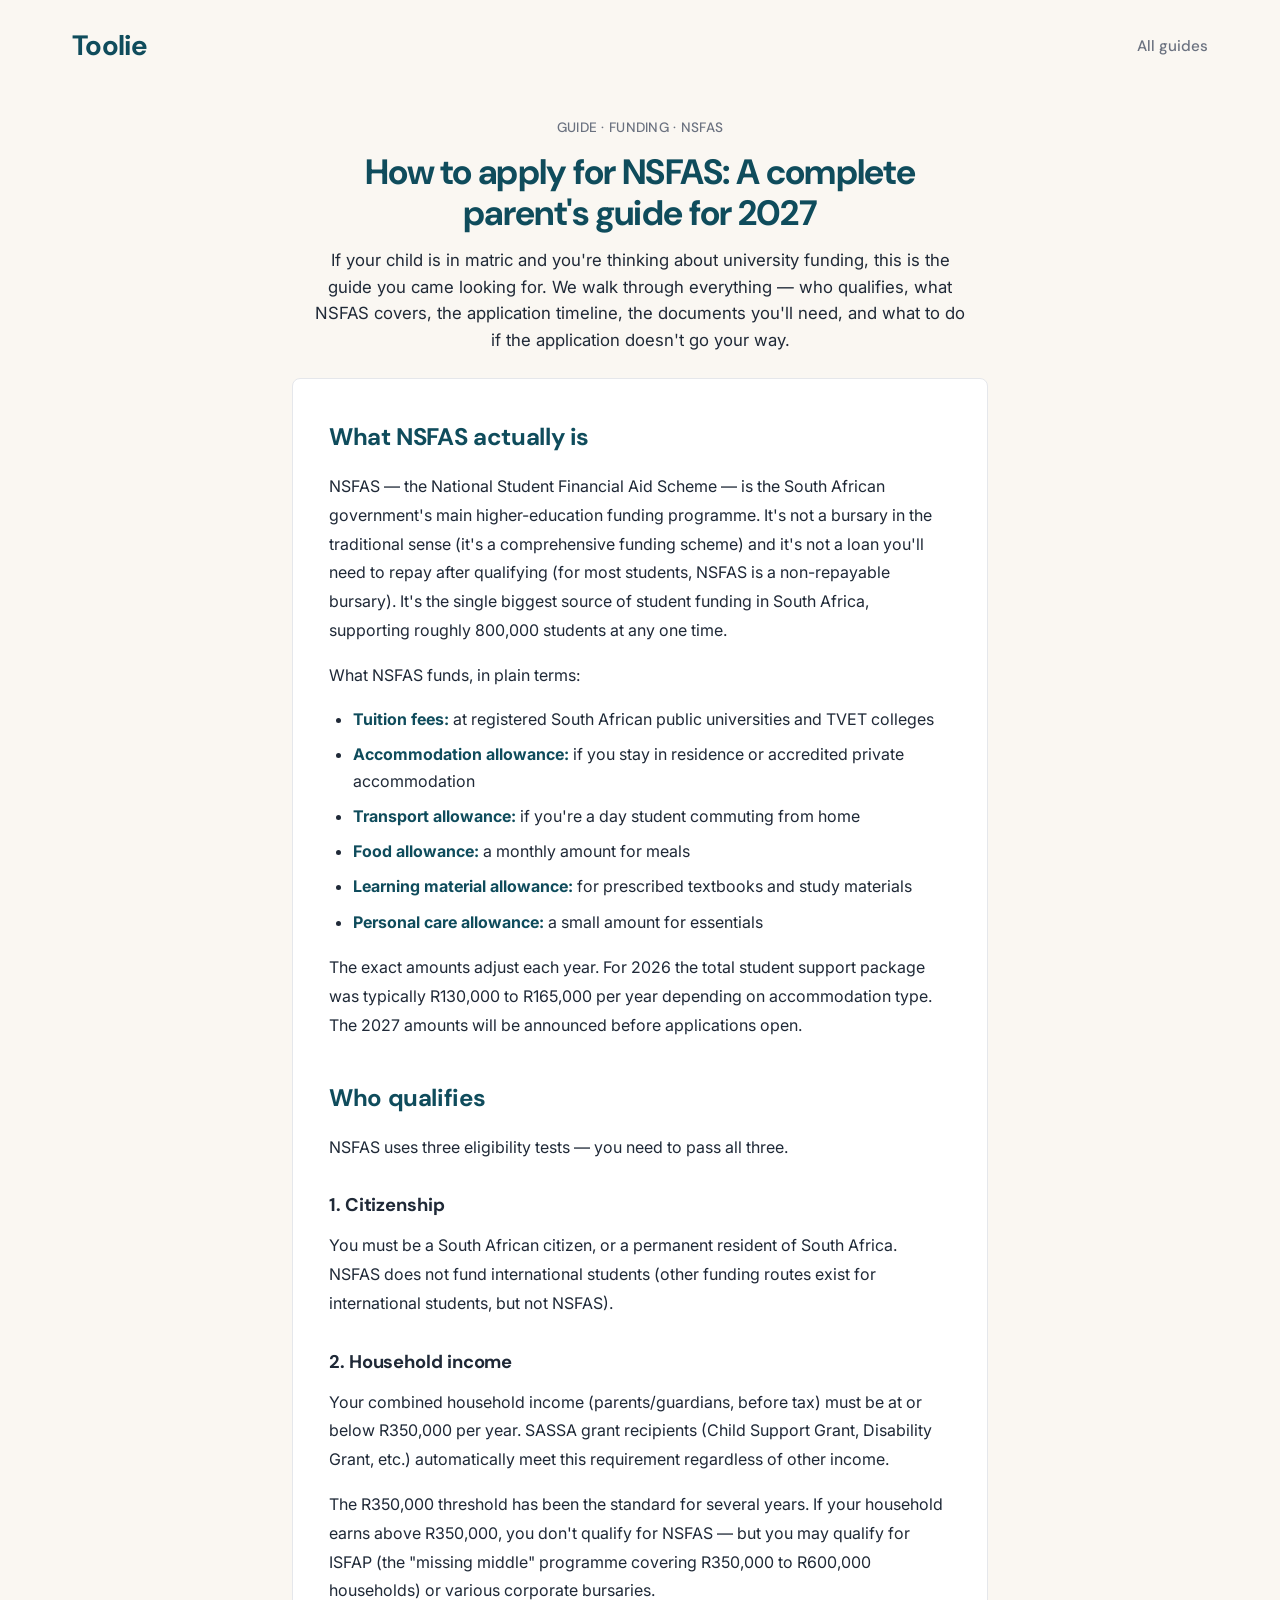
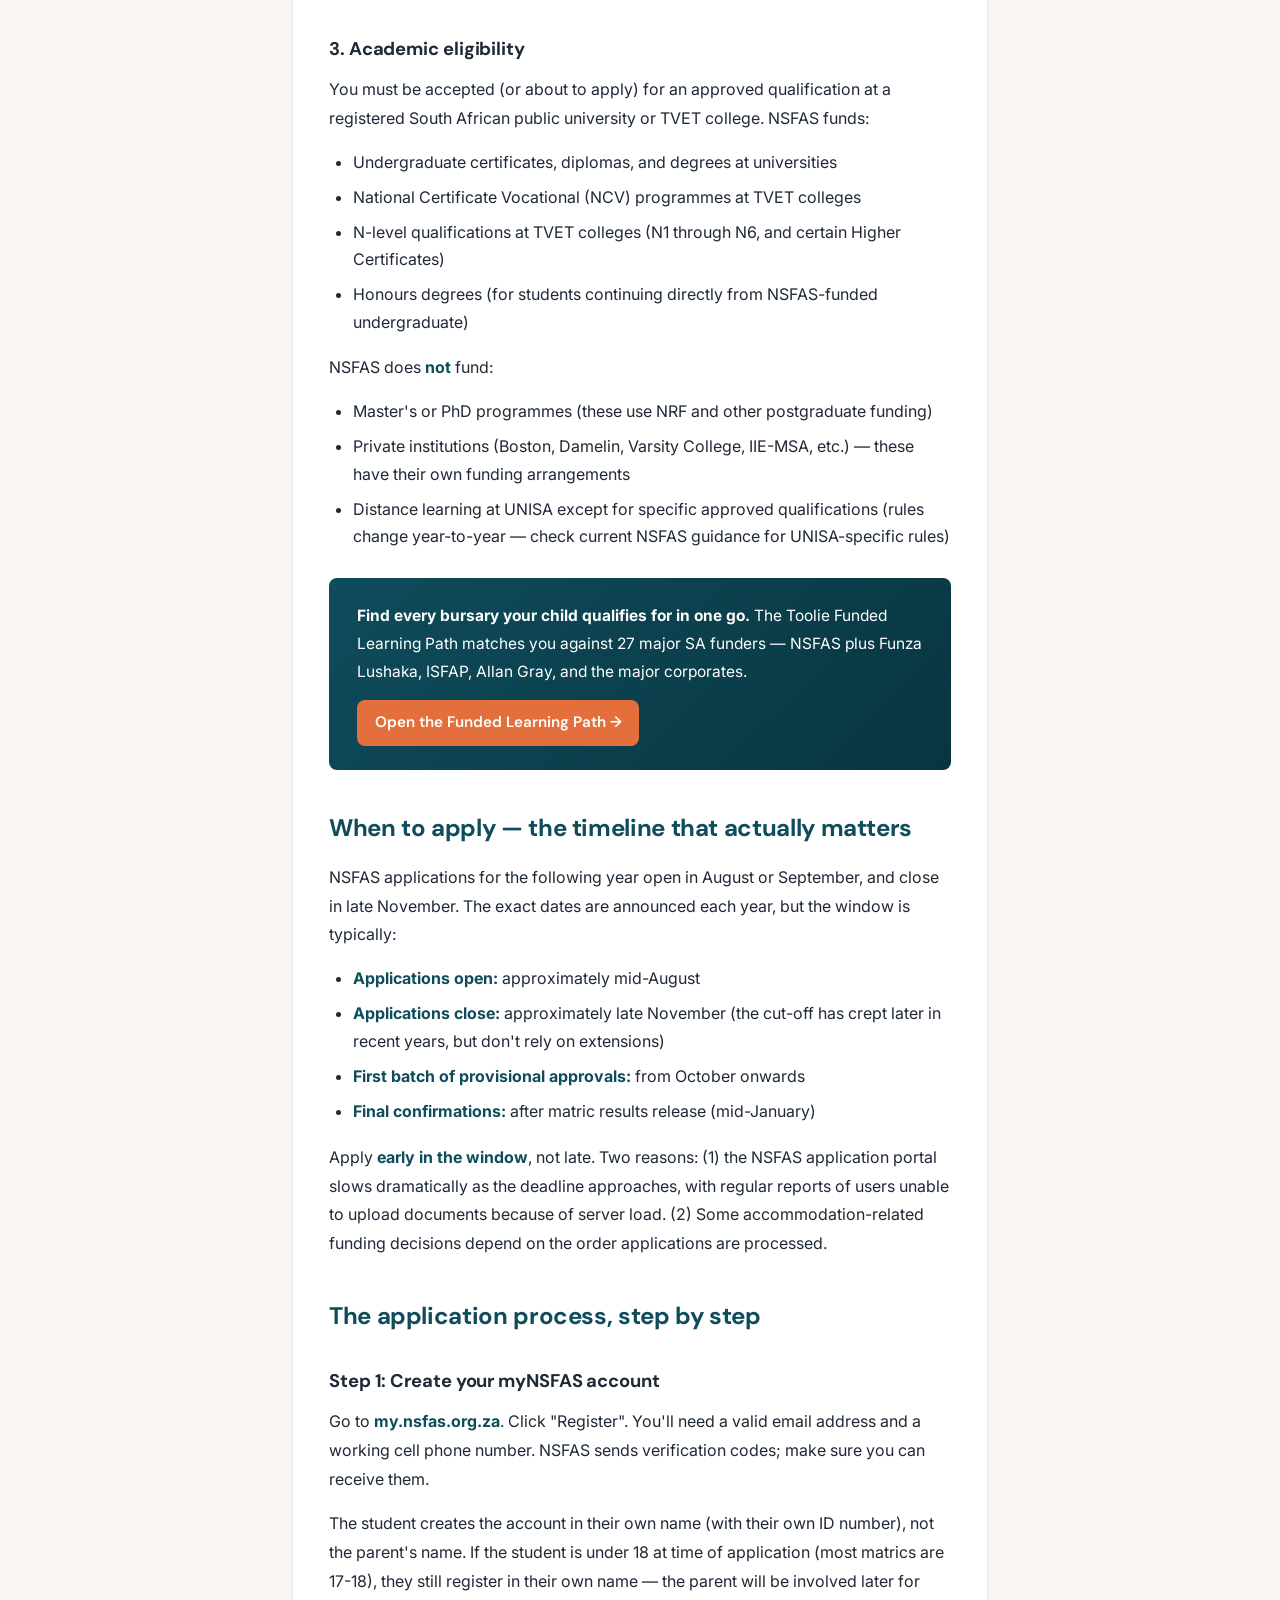
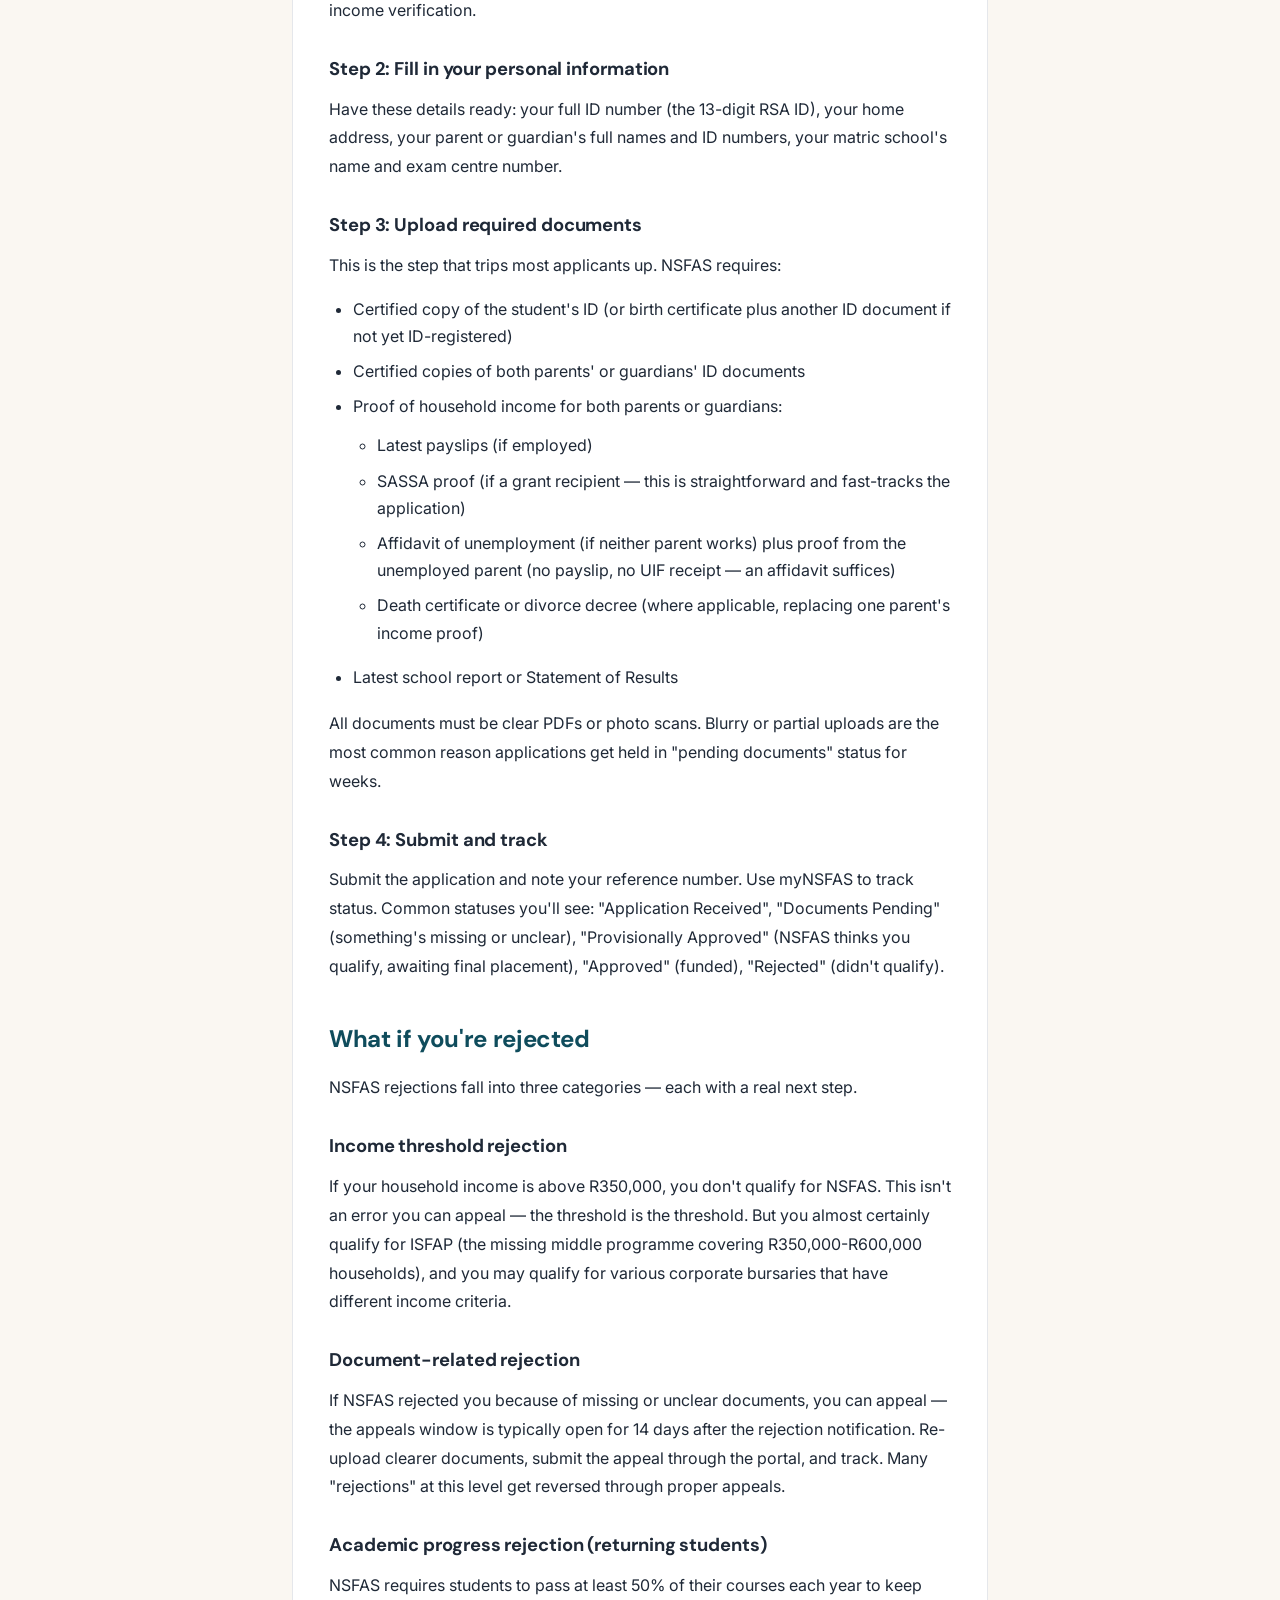
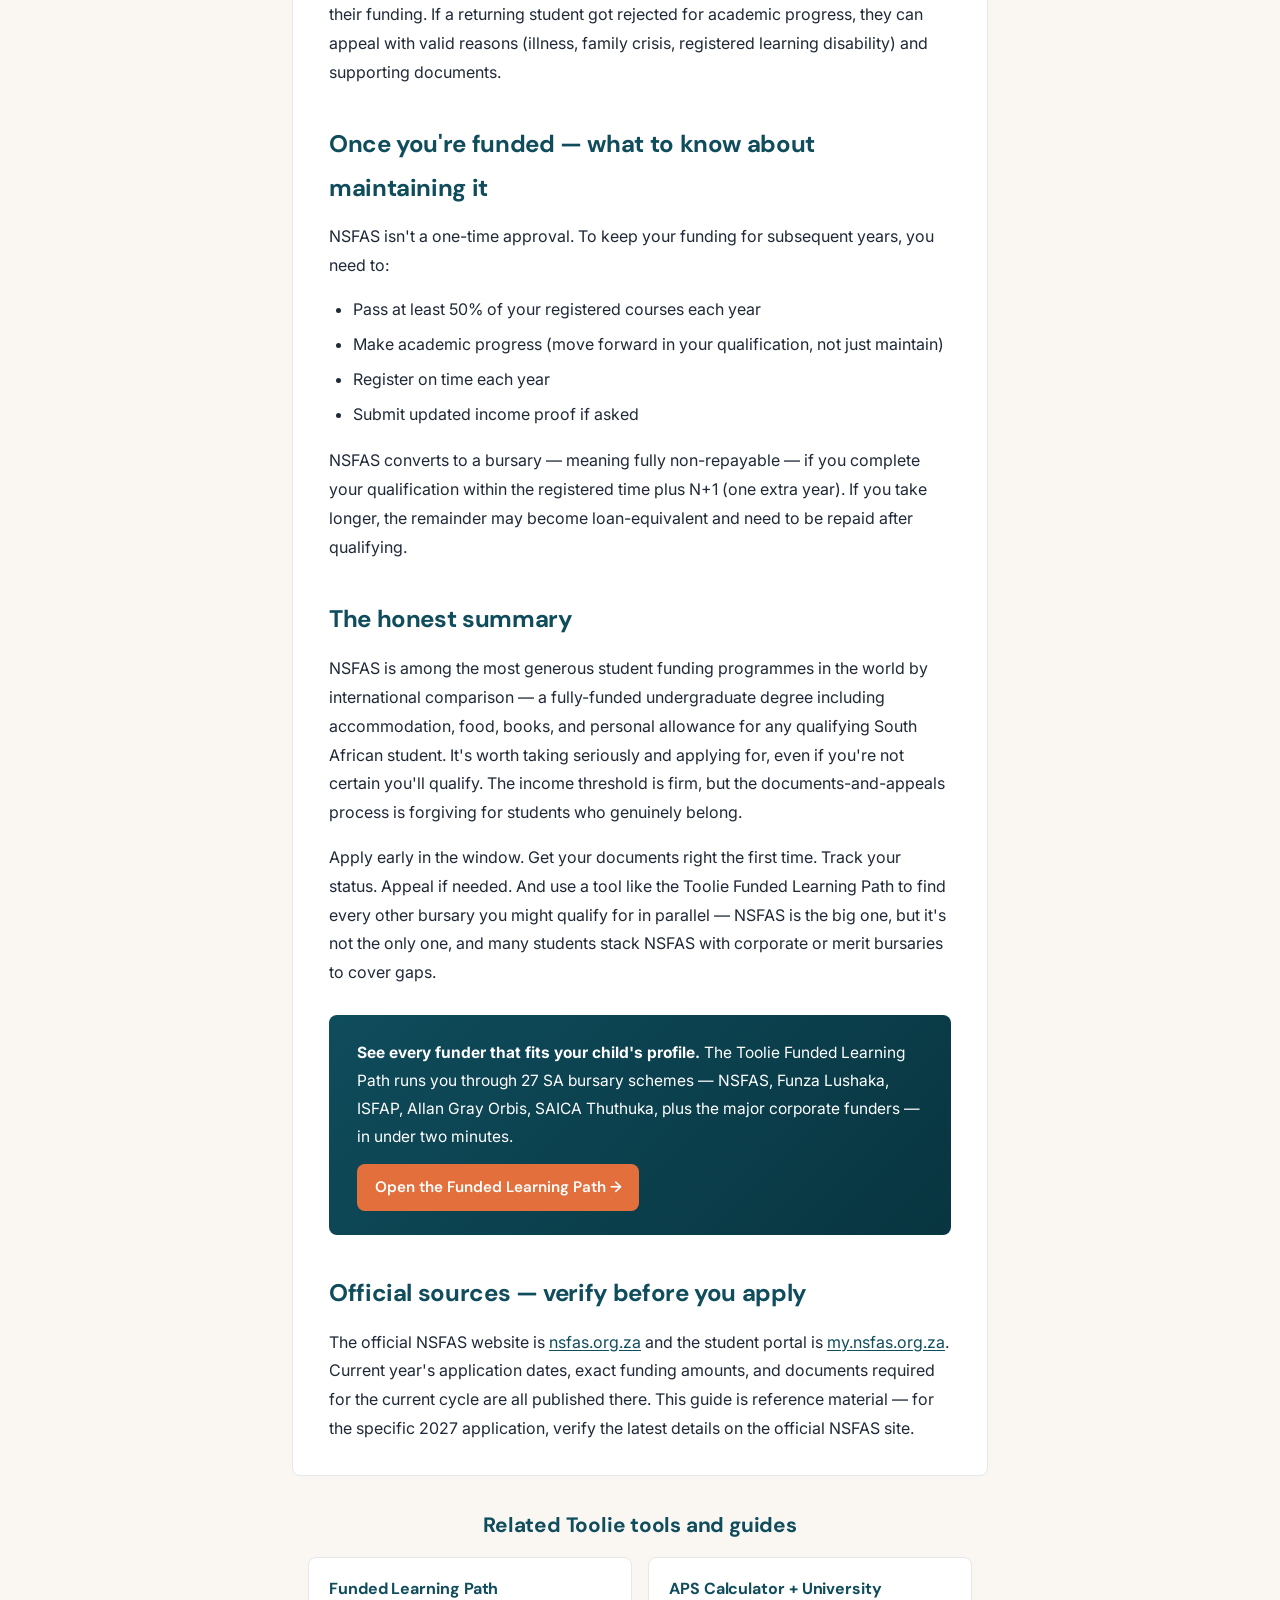
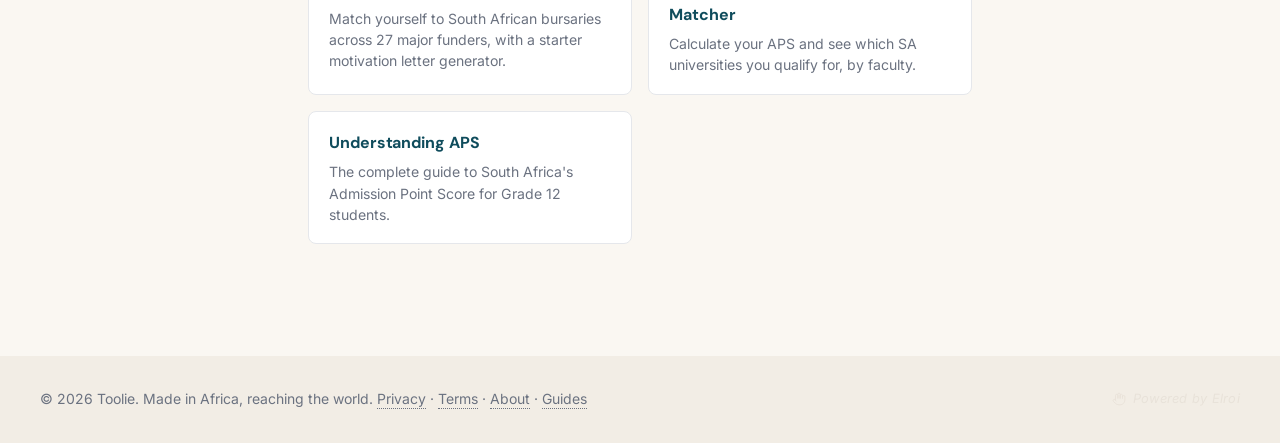
<file: how-to-apply-for-nsfas.html>
<!DOCTYPE html>
<html lang="en">
<head>
  <meta charset="UTF-8">
  <meta name="viewport" content="width=device-width, initial-scale=1.0">
  <title>How to apply for NSFAS: A complete parent's guide for 2027 — Toolie</title>
  <meta name="description" content="A step-by-step guide to applying for NSFAS funding. Who qualifies, what's covered, how to apply, documents you'll need, what happens after, and what to do if you're rejected.">
  <meta property="og:title" content="How to apply for NSFAS: A complete parent's guide">
  <meta property="og:description" content="Step-by-step NSFAS application guide for South African families.">
  <meta property="og:type" content="article">
  <meta property="og:url" content="https://gettoolie.com/guides/how-to-apply-for-nsfas">
  <meta name="theme-color" content="#0F4C5C">
  <link rel="preconnect" href="https://fonts.googleapis.com">
  <link rel="preconnect" href="https://fonts.gstatic.com" crossorigin>
  <link href="https://fonts.googleapis.com/css2?family=DM+Sans:wght@500;600;700&family=Inter:wght@400;500&display=swap" rel="stylesheet">
  <link rel="stylesheet" href="../style.css">
  <script async src="https://pagead2.googlesyndication.com/pagead/js/adsbygoogle.js?client=ca-pub-9742354292252484" crossorigin="anonymous"></script>
</head>
<body>

  <header class="site-header tool-header">
    <a href="/" class="logo" aria-label="Toolie home">Toolie</a>
    <nav class="tool-nav">
      <a href="/guides" class="nav-link">All guides</a>
    </nav>
  </header>

  <main class="tool-main">
    <section class="guide-hero">
      <p class="guide-meta">Guide &middot; Funding &middot; NSFAS</p>
      <h1 class="guide-title">How to apply for NSFAS: A complete parent's guide for 2027</h1>
      <p class="guide-subtitle">If your child is in matric and you're thinking about university funding, this is the guide you came looking for. We walk through everything &mdash; who qualifies, what NSFAS covers, the application timeline, the documents you'll need, and what to do if the application doesn't go your way.</p>
    </section>

    <article class="guide-body">

      <h2>What NSFAS actually is</h2>

      <p>NSFAS &mdash; the National Student Financial Aid Scheme &mdash; is the South African government's main higher-education funding programme. It's not a bursary in the traditional sense (it's a comprehensive funding scheme) and it's not a loan you'll need to repay after qualifying (for most students, NSFAS is a non-repayable bursary). It's the single biggest source of student funding in South Africa, supporting roughly 800,000 students at any one time.</p>

      <p>What NSFAS funds, in plain terms:</p>

      <ul>
        <li><strong>Tuition fees:</strong> at registered South African public universities and TVET colleges</li>
        <li><strong>Accommodation allowance:</strong> if you stay in residence or accredited private accommodation</li>
        <li><strong>Transport allowance:</strong> if you're a day student commuting from home</li>
        <li><strong>Food allowance:</strong> a monthly amount for meals</li>
        <li><strong>Learning material allowance:</strong> for prescribed textbooks and study materials</li>
        <li><strong>Personal care allowance:</strong> a small amount for essentials</li>
      </ul>

      <p>The exact amounts adjust each year. For 2026 the total student support package was typically R130,000 to R165,000 per year depending on accommodation type. The 2027 amounts will be announced before applications open.</p>

      <h2>Who qualifies</h2>

      <p>NSFAS uses three eligibility tests &mdash; you need to pass all three.</p>

      <h3>1. Citizenship</h3>

      <p>You must be a South African citizen, or a permanent resident of South Africa. NSFAS does not fund international students (other funding routes exist for international students, but not NSFAS).</p>

      <h3>2. Household income</h3>

      <p>Your combined household income (parents/guardians, before tax) must be at or below R350,000 per year. SASSA grant recipients (Child Support Grant, Disability Grant, etc.) automatically meet this requirement regardless of other income.</p>

      <p>The R350,000 threshold has been the standard for several years. If your household earns above R350,000, you don't qualify for NSFAS &mdash; but you may qualify for ISFAP (the "missing middle" programme covering R350,000 to R600,000 households) or various corporate bursaries.</p>

      <h3>3. Academic eligibility</h3>

      <p>You must be accepted (or about to apply) for an approved qualification at a registered South African public university or TVET college. NSFAS funds:</p>

      <ul>
        <li>Undergraduate certificates, diplomas, and degrees at universities</li>
        <li>National Certificate Vocational (NCV) programmes at TVET colleges</li>
        <li>N-level qualifications at TVET colleges (N1 through N6, and certain Higher Certificates)</li>
        <li>Honours degrees (for students continuing directly from NSFAS-funded undergraduate)</li>
      </ul>

      <p>NSFAS does <strong>not</strong> fund:</p>

      <ul>
        <li>Master's or PhD programmes (these use NRF and other postgraduate funding)</li>
        <li>Private institutions (Boston, Damelin, Varsity College, IIE-MSA, etc.) &mdash; these have their own funding arrangements</li>
        <li>Distance learning at UNISA except for specific approved qualifications (rules change year-to-year &mdash; check current NSFAS guidance for UNISA-specific rules)</li>
      </ul>

      <div class="guide-callout">
        <p><strong>Find every bursary your child qualifies for in one go.</strong> The Toolie Funded Learning Path matches you against 27 major SA funders &mdash; NSFAS plus Funza Lushaka, ISFAP, Allan Gray, and the major corporates.</p>
        <p><a href="/funding" class="guide-callout-button">Open the Funded Learning Path &rarr;</a></p>
      </div>

      <h2>When to apply &mdash; the timeline that actually matters</h2>

      <p>NSFAS applications for the following year open in August or September, and close in late November. The exact dates are announced each year, but the window is typically:</p>

      <ul>
        <li><strong>Applications open:</strong> approximately mid-August</li>
        <li><strong>Applications close:</strong> approximately late November (the cut-off has crept later in recent years, but don't rely on extensions)</li>
        <li><strong>First batch of provisional approvals:</strong> from October onwards</li>
        <li><strong>Final confirmations:</strong> after matric results release (mid-January)</li>
      </ul>

      <p>Apply <strong>early in the window</strong>, not late. Two reasons: (1) the NSFAS application portal slows dramatically as the deadline approaches, with regular reports of users unable to upload documents because of server load. (2) Some accommodation-related funding decisions depend on the order applications are processed.</p>

      <h2>The application process, step by step</h2>

      <h3>Step 1: Create your myNSFAS account</h3>

      <p>Go to <strong>my.nsfas.org.za</strong>. Click "Register". You'll need a valid email address and a working cell phone number. NSFAS sends verification codes; make sure you can receive them.</p>

      <p>The student creates the account in their own name (with their own ID number), not the parent's name. If the student is under 18 at time of application (most matrics are 17-18), they still register in their own name &mdash; the parent will be involved later for income verification.</p>

      <h3>Step 2: Fill in your personal information</h3>

      <p>Have these details ready: your full ID number (the 13-digit RSA ID), your home address, your parent or guardian's full names and ID numbers, your matric school's name and exam centre number.</p>

      <h3>Step 3: Upload required documents</h3>

      <p>This is the step that trips most applicants up. NSFAS requires:</p>

      <ul>
        <li>Certified copy of the student's ID (or birth certificate plus another ID document if not yet ID-registered)</li>
        <li>Certified copies of both parents' or guardians' ID documents</li>
        <li>Proof of household income for both parents or guardians:
          <ul>
            <li>Latest payslips (if employed)</li>
            <li>SASSA proof (if a grant recipient &mdash; this is straightforward and fast-tracks the application)</li>
            <li>Affidavit of unemployment (if neither parent works) plus proof from the unemployed parent (no payslip, no UIF receipt &mdash; an affidavit suffices)</li>
            <li>Death certificate or divorce decree (where applicable, replacing one parent's income proof)</li>
          </ul>
        </li>
        <li>Latest school report or Statement of Results</li>
      </ul>

      <p>All documents must be clear PDFs or photo scans. Blurry or partial uploads are the most common reason applications get held in "pending documents" status for weeks.</p>

      <h3>Step 4: Submit and track</h3>

      <p>Submit the application and note your reference number. Use myNSFAS to track status. Common statuses you'll see: "Application Received", "Documents Pending" (something's missing or unclear), "Provisionally Approved" (NSFAS thinks you qualify, awaiting final placement), "Approved" (funded), "Rejected" (didn't qualify).</p>

      <h2>What if you're rejected</h2>

      <p>NSFAS rejections fall into three categories &mdash; each with a real next step.</p>

      <h3>Income threshold rejection</h3>

      <p>If your household income is above R350,000, you don't qualify for NSFAS. This isn't an error you can appeal &mdash; the threshold is the threshold. But you almost certainly qualify for ISFAP (the missing middle programme covering R350,000-R600,000 households), and you may qualify for various corporate bursaries that have different income criteria.</p>

      <h3>Document-related rejection</h3>

      <p>If NSFAS rejected you because of missing or unclear documents, you can appeal &mdash; the appeals window is typically open for 14 days after the rejection notification. Re-upload clearer documents, submit the appeal through the portal, and track. Many "rejections" at this level get reversed through proper appeals.</p>

      <h3>Academic progress rejection (returning students)</h3>

      <p>NSFAS requires students to pass at least 50% of their courses each year to keep their funding. If a returning student got rejected for academic progress, they can appeal with valid reasons (illness, family crisis, registered learning disability) and supporting documents.</p>

      <h2>Once you're funded &mdash; what to know about maintaining it</h2>

      <p>NSFAS isn't a one-time approval. To keep your funding for subsequent years, you need to:</p>

      <ul>
        <li>Pass at least 50% of your registered courses each year</li>
        <li>Make academic progress (move forward in your qualification, not just maintain)</li>
        <li>Register on time each year</li>
        <li>Submit updated income proof if asked</li>
      </ul>

      <p>NSFAS converts to a bursary &mdash; meaning fully non-repayable &mdash; if you complete your qualification within the registered time plus N+1 (one extra year). If you take longer, the remainder may become loan-equivalent and need to be repaid after qualifying.</p>

      <h2>The honest summary</h2>

      <p>NSFAS is among the most generous student funding programmes in the world by international comparison &mdash; a fully-funded undergraduate degree including accommodation, food, books, and personal allowance for any qualifying South African student. It's worth taking seriously and applying for, even if you're not certain you'll qualify. The income threshold is firm, but the documents-and-appeals process is forgiving for students who genuinely belong.</p>

      <p>Apply early in the window. Get your documents right the first time. Track your status. Appeal if needed. And use a tool like the Toolie Funded Learning Path to find every other bursary you might qualify for in parallel &mdash; NSFAS is the big one, but it's not the only one, and many students stack NSFAS with corporate or merit bursaries to cover gaps.</p>

      <div class="guide-callout">
        <p><strong>See every funder that fits your child's profile.</strong> The Toolie Funded Learning Path runs you through 27 SA bursary schemes &mdash; NSFAS, Funza Lushaka, ISFAP, Allan Gray Orbis, SAICA Thuthuka, plus the major corporate funders &mdash; in under two minutes.</p>
        <p><a href="/funding" class="guide-callout-button">Open the Funded Learning Path &rarr;</a></p>
      </div>

      <h2>Official sources &mdash; verify before you apply</h2>

      <p>The official NSFAS website is <a href="https://www.nsfas.org.za" target="_blank" rel="noopener">nsfas.org.za</a> and the student portal is <a href="https://my.nsfas.org.za" target="_blank" rel="noopener">my.nsfas.org.za</a>. Current year's application dates, exact funding amounts, and documents required for the current cycle are all published there. This guide is reference material &mdash; for the specific 2027 application, verify the latest details on the official NSFAS site.</p>

    </article>

    <section class="guide-related">
      <h2>Related Toolie tools and guides</h2>
      <div class="guide-related-grid">
        <a href="/funding" class="guide-related-card">
          <h3>Funded Learning Path</h3>
          <p>Match yourself to South African bursaries across 27 major funders, with a starter motivation letter generator.</p>
        </a>
        <a href="/aps" class="guide-related-card">
          <h3>APS Calculator + University Matcher</h3>
          <p>Calculate your APS and see which SA universities you qualify for, by faculty.</p>
        </a>
        <a href="/guides/understanding-aps" class="guide-related-card">
          <h3>Understanding APS</h3>
          <p>The complete guide to South Africa's Admission Point Score for Grade 12 students.</p>
        </a>
      </div>
    </section>
  </main>

  <footer class="site-footer">
    <div class="footer-inner">
      <p class="copyright">&copy; 2026 Toolie. Made in Africa, reaching the world. <a href="/privacy" class="footer-link">Privacy</a> &middot; <a href="/terms" class="footer-link">Terms</a> &middot; <a href="/about" class="footer-link">About</a> &middot; <a href="/guides" class="footer-link">Guides</a></p>
      <p class="elroi-credit" tabindex="0" aria-label="Powered by Elroi">
        <svg class="hand-icon" viewBox="0 0 24 24" fill="none" stroke="currentColor" stroke-width="1.5" stroke-linecap="round" stroke-linejoin="round" aria-hidden="true">
          <path d="M18 11V6a2 2 0 0 0-4 0v5"/>
          <path d="M14 10V4a2 2 0 0 0-4 0v6"/>
          <path d="M10 10.5V6a2 2 0 0 0-4 0v8"/>
          <path d="M18 8a2 2 0 1 1 4 0v6a8 8 0 0 1-8 8h-2c-2.8 0-4.5-.86-5.99-2.34l-3.6-3.6a2 2 0 0 1 2.83-2.82L7 15"/>
        </svg>
        <span>Powered by Elroi</span>
      </p>
    </div>
  </footer>

</body>
</html>
</file>
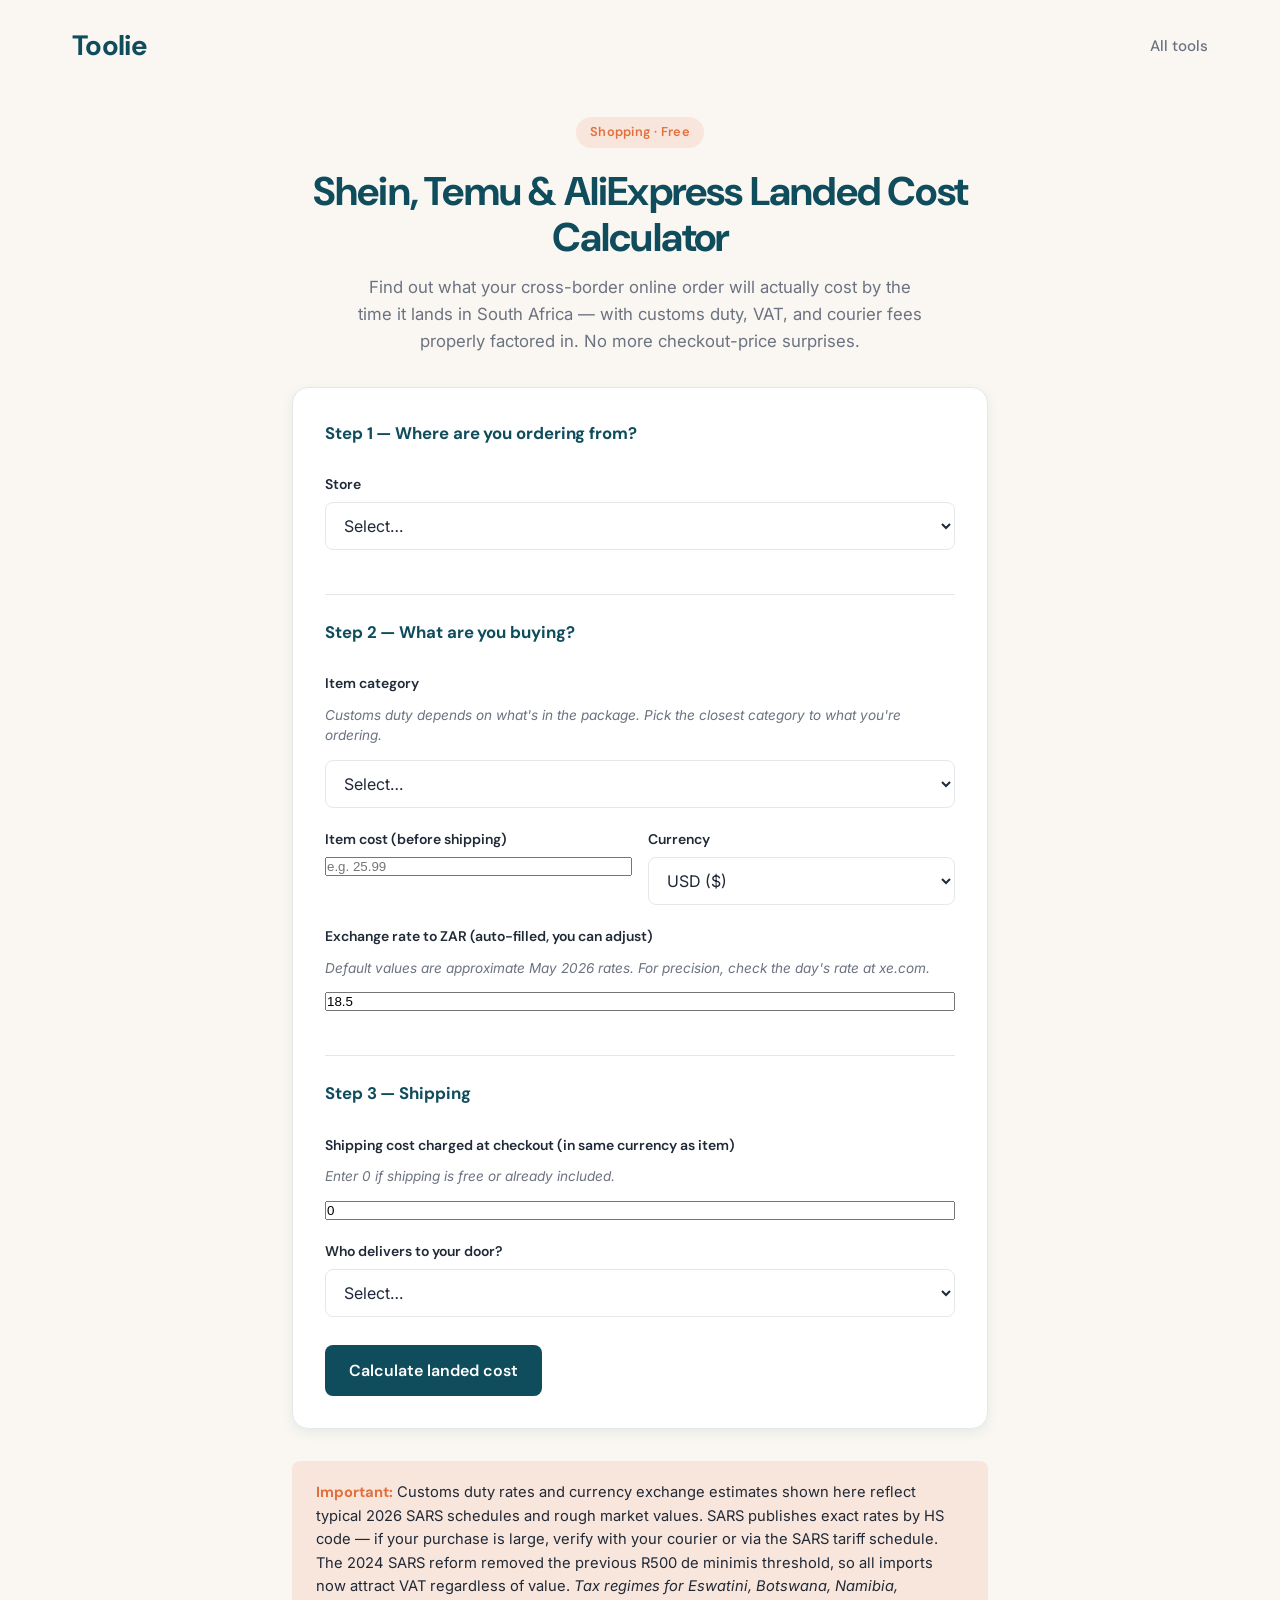
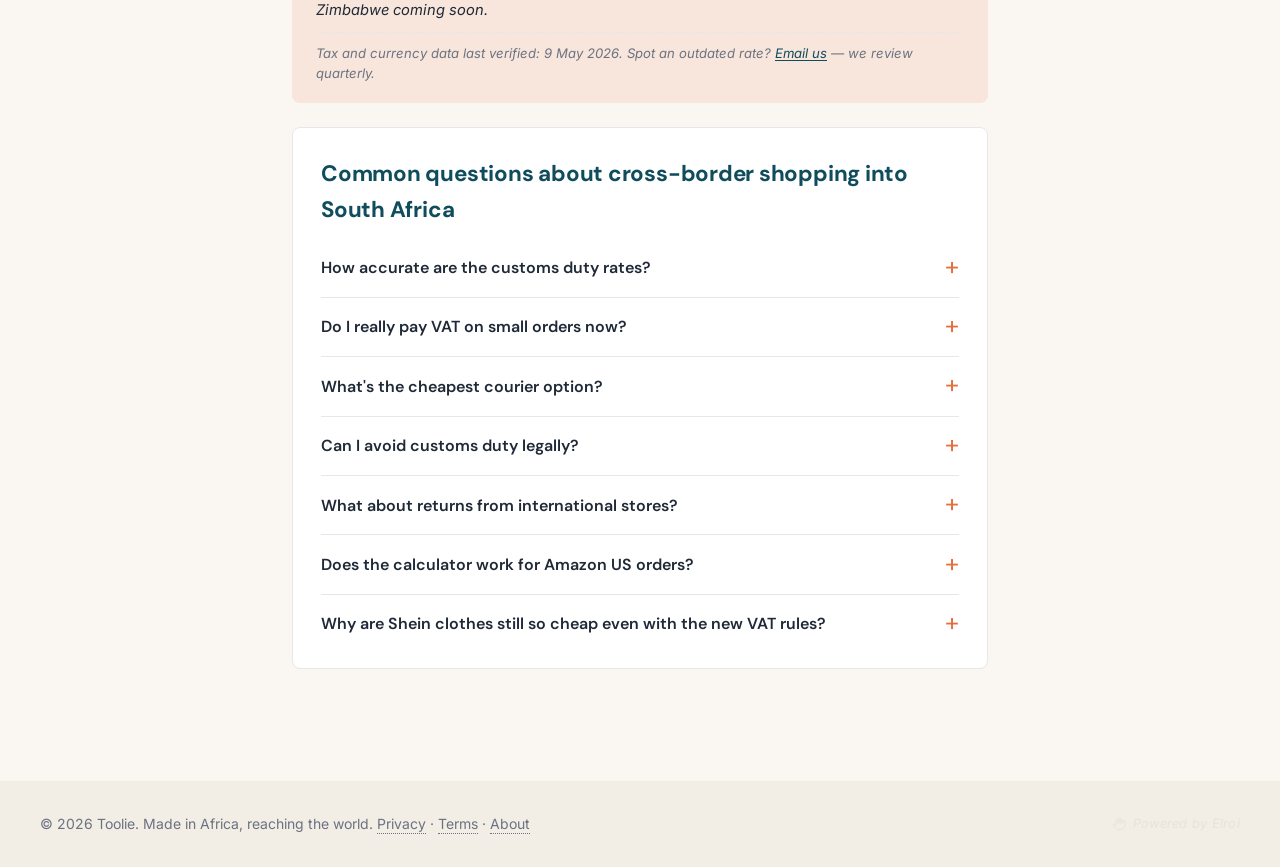
<file: import.html>
<!DOCTYPE html>
<html lang="en">
<head>
  <meta charset="UTF-8">
  <meta name="viewport" content="width=device-width, initial-scale=1.0">
  <title>Shein, Temu &amp; AliExpress Landed Cost Calculator — Toolie</title>
  <meta name="description" content="Find out exactly what your Shein, Temu, AliExpress, or Amazon US order will cost by the time it lands in South Africa — with customs duty, VAT, and courier fees included.">
  <meta property="og:title" content="Shein, Temu & AliExpress Landed Cost Calculator — Toolie">
  <meta property="og:description" content="See what your cross-border order will actually cost after SARS customs duty, VAT, and courier fees.">
  <meta property="og:type" content="website">
  <meta property="og:url" content="https://gettoolie.com/import">
  <meta name="theme-color" content="#0F4C5C">
  <link rel="preconnect" href="https://fonts.googleapis.com">
  <link rel="preconnect" href="https://fonts.gstatic.com" crossorigin>
  <link href="https://fonts.googleapis.com/css2?family=DM+Sans:wght@500;600;700&family=Inter:wght@400;500&display=swap" rel="stylesheet">
  <link rel="stylesheet" href="style.css">
  <script async src="https://pagead2.googlesyndication.com/pagead/js/adsbygoogle.js?client=ca-pub-9742354292252484" crossorigin="anonymous"></script>
</head>
<body>

  <header class="site-header tool-header">
    <a href="/" class="logo" aria-label="Toolie home">Toolie</a>
    <nav class="tool-nav">
      <a href="/" class="nav-link">All tools</a>
    </nav>
  </header>

  <main class="tool-main">
    <section class="tool-hero">
      <span class="tool-pill">Shopping &middot; Free</span>
      <h1 class="tool-title">Shein, Temu &amp; AliExpress Landed Cost Calculator</h1>
      <p class="tool-subtitle">Find out what your cross-border online order will actually cost by the time it lands in South Africa &mdash; with customs duty, VAT, and courier fees properly factored in. No more checkout-price surprises.</p>
    </section>

    <section class="tool-card">
      <form id="importForm" class="tool-form">

        <h2 class="form-section-heading">Step 1 &mdash; Where are you ordering from?</h2>
        <div class="form-field">
          <label for="store">Store</label>
          <select id="store" name="store" required>
            <option value="">Select…</option>
            <option value="shein">Shein</option>
            <option value="temu">Temu</option>
            <option value="aliexpress">AliExpress</option>
            <option value="amazon">Amazon US</option>
            <option value="ebay">eBay</option>
            <option value="other">Other cross-border store</option>
          </select>
        </div>

        <h2 class="form-section-heading second-heading">Step 2 &mdash; What are you buying?</h2>

        <div class="form-field">
          <label for="category">Item category</label>
          <p class="field-help">Customs duty depends on what's in the package. Pick the closest category to what you're ordering.</p>
          <select id="category" name="category" required>
            <option value="">Select…</option>
            <option value="clothing">Clothing &amp; apparel (T-shirts, dresses, jeans, etc.)</option>
            <option value="footwear">Footwear (sneakers, sandals, boots)</option>
            <option value="bags">Bags, wallets &amp; accessories</option>
            <option value="cosmetics">Cosmetics &amp; beauty products</option>
            <option value="electronics-small">Small electronics (cables, chargers, earphones, gadgets)</option>
            <option value="phones-computers">Phones, tablets, laptops</option>
            <option value="toys">Toys &amp; games</option>
            <option value="home">Home decor, kitchen &amp; household</option>
            <option value="tools">Tools &amp; hardware</option>
            <option value="health">Health, wellness, supplements</option>
            <option value="jewellery">Jewellery</option>
            <option value="books">Books</option>
            <option value="other">Other / not sure</option>
          </select>
        </div>

        <div class="form-row">
          <div class="form-field">
            <label for="itemValue">Item cost (before shipping)</label>
            <input type="number" id="itemValue" name="itemValue" min="0" step="0.01" required placeholder="e.g. 25.99">
          </div>
          <div class="form-field">
            <label for="currency">Currency</label>
            <select id="currency" name="currency" required>
              <option value="USD">USD ($)</option>
              <option value="CNY">CNY (¥)</option>
              <option value="EUR">EUR (€)</option>
              <option value="GBP">GBP (£)</option>
              <option value="ZAR">ZAR (R)</option>
            </select>
          </div>
        </div>

        <div class="form-field">
          <label for="exchangeRate">Exchange rate to ZAR (auto-filled, you can adjust)</label>
          <p class="field-help">Default values are approximate May 2026 rates. For precision, check the day's rate at xe.com.</p>
          <input type="number" id="exchangeRate" name="exchangeRate" min="0" step="0.01" required>
        </div>

        <h2 class="form-section-heading second-heading">Step 3 &mdash; Shipping</h2>

        <div class="form-field">
          <label for="shippingCost">Shipping cost charged at checkout (in same currency as item)</label>
          <p class="field-help">Enter 0 if shipping is free or already included.</p>
          <input type="number" id="shippingCost" name="shippingCost" min="0" step="0.01" required value="0">
        </div>

        <div class="form-field">
          <label for="courier">Who delivers to your door?</label>
          <select id="courier" name="courier" required>
            <option value="">Select…</option>
            <option value="postal">SA Post Office / Postnet (cheapest, slowest)</option>
            <option value="local-courier">Local courier (Aramex, DPD, Buffalo, RAM)</option>
            <option value="premium-courier">DHL / FedEx / UPS (premium, fastest)</option>
          </select>
        </div>

        <button type="submit" class="btn-primary" id="submitBtn">
          <span class="btn-text">Calculate landed cost</span>
          <span class="btn-loading">Calculating…</span>
        </button>
      </form>
    </section>

    <section class="tool-output" id="output" hidden>
      <div class="import-headline">
        <p class="import-headline-label">Your total landed cost</p>
        <p class="import-headline-value" id="totalLandedZar">R0</p>
        <p class="import-headline-markup" id="markupText"></p>
      </div>

      <div class="import-breakdown" id="importBreakdown"></div>

      <div class="ai-explainer-block">
        <button class="btn-secondary" id="explainBtn">
          <span class="btn-text">What else should I know about ordering this?</span>
          <span class="btn-loading">Thinking…</span>
        </button>
        <div class="ai-explanation" id="aiExplanation" hidden></div>
      </div>

      <div class="output-footer">
        <button class="btn-secondary" id="recalcBtn">Recalculate</button>
      </div>
    </section>

    <section class="tool-error" id="errorBox" hidden>
      <p id="errorText"></p>
    </section>

    <section class="tool-note">
      <p><strong>Important:</strong> Customs duty rates and currency exchange estimates shown here reflect typical 2026 SARS schedules and rough market values. SARS publishes exact rates by HS code &mdash; if your purchase is large, verify with your courier or via the SARS tariff schedule. The 2024 SARS reform removed the previous R500 de minimis threshold, so all imports now attract VAT regardless of value. <em>Tax regimes for Eswatini, Botswana, Namibia, Zimbabwe coming soon.</em></p>
      <p class="verified-stamp">Tax and currency data last verified: 9 May 2026. Spot an outdated rate? <a href="mailto:hello@gettoolie.com?subject=Outdated%20rate%20on%20Toolie%20Import%20Calculator">Email us</a> &mdash; we review quarterly.</p>
    </section>

    <section class="tool-faq">
      <h2>Common questions about cross-border shopping into South Africa</h2>

      <details>
        <summary>How accurate are the customs duty rates?</summary>
        <p>They reflect typical 2026 SARS tariff schedules at category level. Actual rates depend on the specific HS (Harmonised System) code of your item, which can be granular — for example, "clothing" covers dozens of different HS codes with slightly different rates. For most consumer purchases (clothing, electronics, accessories), the category rates we use are correct. For higher-value or specialist items, verify with your courier or via the official SARS tariff schedule before deciding.</p>
      </details>

      <details>
        <summary>Do I really pay VAT on small orders now?</summary>
        <p>Yes. Until 2024, packages under R500 were exempt from VAT — the "de minimis threshold". SARS removed this in 2024, so all imports now attract 15% VAT regardless of value, in addition to any customs duty. This is why even small Shein, Temu, and AliExpress orders have become noticeably more expensive at the point of delivery compared to a few years ago.</p>
      </details>

      <details>
        <summary>What's the cheapest courier option?</summary>
        <p>The South African Post Office (SAPO) is usually cheapest — they don't charge premium handling fees, just basic processing costs. The trade-off is speed: SAPO can take 4 to 8 weeks for international parcels from Asia. Local couriers (Aramex, DPD, Buffalo, RAM) are moderately priced and faster, typically 2 to 4 weeks. DHL, FedEx, and UPS are fastest (1 to 2 weeks) but charge significant clearance and handling fees (often R200 to R450). For low-value orders, the courier fee can sometimes exceed the customs duty.</p>
      </details>

      <details>
        <summary>Can I avoid customs duty legally?</summary>
        <p>Some categories are duty-free under SARS schedules — phones, laptops, tablets, and most consumer electronics carry 0% duty. Books are 0%. Toys are 0%. So the strategy isn't to "avoid" duty but to know which categories carry which rates and shop accordingly. Clothing (45%) is the highest. Bags, footwear (30%), and cosmetics (25%) are next. Use the calculator before checkout to see what you'll actually pay, and consider whether the item is one you could buy locally at competitive prices.</p>
      </details>

      <details>
        <summary>What about returns from international stores?</summary>
        <p>Returns are usually impractical for cross-border purchases. International return shipping often costs more than the item itself, plus you typically don't get refunded the original customs duty and VAT you paid. Some platforms (Amazon US, occasionally Shein) offer limited free returns for South Africa, but read the fine print carefully — the conditions are often restrictive. Best practice: only buy what you're confident about, check sizing carefully (Asian sizing runs small), and read recent reviews before ordering.</p>
      </details>

      <details>
        <summary>Does the calculator work for Amazon US orders?</summary>
        <p>Yes — we cover Amazon US in our store options. The same SARS customs duty and VAT rules apply to any cross-border order, regardless of which platform you use. Amazon Prime US to South Africa has its own arrangement: Amazon handles much of the customs paperwork upfront and shows a more complete delivery price at checkout, but you still pay the duties and VAT (just often bundled differently). Compare what Amazon quotes against our calculator to see if it matches.</p>
      </details>

      <details>
        <summary>Why are Shein clothes still so cheap even with the new VAT rules?</summary>
        <p>Even after the 45% clothing customs duty and 15% VAT, Shein clothing often remains cheaper than equivalent local retail because their base prices are extremely low (R50 to R200 per item before shipping). A R100 Shein t-shirt becomes roughly R210 to R250 landed, which is still cheaper than many South African retailers. The exception is quality: Shein clothing typically doesn't last as long as locally produced or branded items, so cost-per-wear can work out similar over time.</p>
      </details>
    </section>
  </main>

  <footer class="site-footer">
    <div class="footer-inner">
      <p class="copyright">&copy; 2026 Toolie. Made in Africa, reaching the world. <a href="/privacy" class="footer-link">Privacy</a> &middot; <a href="/terms" class="footer-link">Terms</a> &middot; <a href="/about" class="footer-link">About</a></p>
      <p class="elroi-credit" tabindex="0" aria-label="Powered by Elroi">
        <svg class="hand-icon" viewBox="0 0 24 24" fill="none" stroke="currentColor" stroke-width="1.5" stroke-linecap="round" stroke-linejoin="round" aria-hidden="true">
          <path d="M18 11V6a2 2 0 0 0-4 0v5"/>
          <path d="M14 10V4a2 2 0 0 0-4 0v6"/>
          <path d="M10 10.5V6a2 2 0 0 0-4 0v8"/>
          <path d="M18 8a2 2 0 1 1 4 0v6a8 8 0 0 1-8 8h-2c-2.8 0-4.5-.86-5.99-2.34l-3.6-3.6a2 2 0 0 1 2.83-2.82L7 15"/>
        </svg>
        <span>Powered by Elroi</span>
      </p>
    </div>
  </footer>

  <script>
    const WORKER_URL = "https://toolie-ai.chipo21jan.workers.dev";

    // Approximate SARS customs duty rates by category (2026)
    // These are simplifications - actual rates depend on specific HS codes
    const DUTY_RATES = {
      "clothing":          { rate: 0.45, name: "Clothing & apparel" },
      "footwear":          { rate: 0.30, name: "Footwear" },
      "bags":              { rate: 0.30, name: "Bags & accessories" },
      "cosmetics":         { rate: 0.25, name: "Cosmetics & beauty" },
      "electronics-small": { rate: 0.00, name: "Small electronics" },
      "phones-computers":  { rate: 0.00, name: "Phones, tablets, laptops" },
      "toys":              { rate: 0.00, name: "Toys & games" },
      "home":              { rate: 0.20, name: "Home & kitchen" },
      "tools":             { rate: 0.20, name: "Tools & hardware" },
      "health":            { rate: 0.20, name: "Health & wellness" },
      "jewellery":         { rate: 0.20, name: "Jewellery" },
      "books":             { rate: 0.00, name: "Books" },
      "other":             { rate: 0.25, name: "Other (estimated)" }
    };

    // Default exchange rates (May 2026 estimates - users can override)
    const DEFAULT_RATES = {
      "USD": 18.50,
      "CNY": 2.55,
      "EUR": 20.00,
      "GBP": 23.00,
      "ZAR": 1.00
    };

    // Courier handling fee estimates
    const COURIER_FEES = {
      "postal":          { name: "SA Post Office / Postnet", fee: 100 },
      "local-courier":   { name: "Local courier", fee: 200 },
      "premium-courier": { name: "DHL / FedEx / UPS", fee: 350 }
    };

    const STORE_NAMES = {
      "shein":      "Shein",
      "temu":       "Temu",
      "aliexpress": "AliExpress",
      "amazon":     "Amazon US",
      "ebay":       "eBay",
      "other":      "the store"
    };

    // SA VAT rate
    const VAT_RATE = 0.15;

    const currencyEl = document.getElementById("currency");
    const exchangeRateEl = document.getElementById("exchangeRate");

    function updateExchangeRateField() {
      const cur = currencyEl.value;
      exchangeRateEl.value = DEFAULT_RATES[cur] || 18.50;
      if (cur === "ZAR") {
        exchangeRateEl.disabled = true;
      } else {
        exchangeRateEl.disabled = false;
      }
    }

    currencyEl.addEventListener("change", updateExchangeRateField);
    updateExchangeRateField();

    const form = document.getElementById("importForm");
    const submitBtn = document.getElementById("submitBtn");
    const output = document.getElementById("output");
    const errorBox = document.getElementById("errorBox");
    const errorText = document.getElementById("errorText");
    const recalcBtn = document.getElementById("recalcBtn");
    const explainBtn = document.getElementById("explainBtn");

    let lastResult = null;

    recalcBtn.addEventListener("click", function() {
      output.hidden = true;
      form.scrollIntoView({behavior: "smooth"});
    });

    form.addEventListener("submit", function(e) {
      e.preventDefault();
      errorBox.hidden = true;
      submitBtn.classList.add("loading");
      submitBtn.disabled = true;

      try {
        const store = document.getElementById("store").value;
        const category = document.getElementById("category").value;
        const itemValue = Number(document.getElementById("itemValue").value);
        const currency = document.getElementById("currency").value;
        const exchangeRate = Number(document.getElementById("exchangeRate").value);
        const shippingCost = Number(document.getElementById("shippingCost").value);
        const courier = document.getElementById("courier").value;

        if (!store || !category || !courier) throw new Error("Please fill in every field.");
        if (isNaN(itemValue) || itemValue < 0) throw new Error("Please enter a valid item cost.");
        if (isNaN(exchangeRate) || exchangeRate <= 0) throw new Error("Please enter a valid exchange rate.");
        if (isNaN(shippingCost) || shippingCost < 0) throw new Error("Please enter a valid shipping cost (0 if free).");

        // ----------- Calculations -----------
        const itemValueZar = itemValue * exchangeRate;
        const shippingZar = shippingCost * exchangeRate;
        const dutyInfo = DUTY_RATES[category];
        const dutyAmount = (itemValueZar + shippingZar) * dutyInfo.rate;
        const dutyInclusiveValue = itemValueZar + shippingZar + dutyAmount;
        const vatAmount = dutyInclusiveValue * VAT_RATE;
        const courierInfo = COURIER_FEES[courier];
        const handlingFee = courierInfo.fee;
        const totalLandedZar = itemValueZar + shippingZar + dutyAmount + vatAmount + handlingFee;
        const listedPriceZar = itemValueZar + shippingZar;
        const markupAmount = totalLandedZar - listedPriceZar;
        const markupPercent = listedPriceZar > 0 ? (markupAmount / listedPriceZar) * 100 : 0;

        lastResult = {
          store, category, itemValue, currency, exchangeRate, shippingCost, courier,
          itemValueZar, shippingZar, dutyRate: dutyInfo.rate, dutyName: dutyInfo.name,
          dutyAmount, vatAmount, handlingFee, courierName: courierInfo.name,
          totalLandedZar, listedPriceZar, markupAmount, markupPercent
        };

        renderResult(lastResult);
        output.hidden = false;
        output.scrollIntoView({behavior: "smooth"});
      } catch (err) {
        errorText.textContent = err.message;
        errorBox.hidden = false;
      } finally {
        submitBtn.classList.remove("loading");
        submitBtn.disabled = false;
      }
    });

    function formatZar(amount) {
      return "R" + amount.toLocaleString("en-ZA", { minimumFractionDigits: 2, maximumFractionDigits: 2 });
    }

    function formatCurrency(amount, currency) {
      const symbol = { USD: "$", CNY: "¥", EUR: "€", GBP: "£", ZAR: "R" }[currency] || "";
      return symbol + amount.toLocaleString("en-ZA", { minimumFractionDigits: 2, maximumFractionDigits: 2 });
    }

    function renderResult(r) {
      document.getElementById("totalLandedZar").textContent = formatZar(r.totalLandedZar);

      const markupEl = document.getElementById("markupText");
      if (r.listedPriceZar > 0 && r.markupPercent > 0) {
        markupEl.textContent = "That's " + formatZar(r.markupAmount) + " (" + Math.round(r.markupPercent) + "%) more than the listed price you saw.";
      } else {
        markupEl.textContent = "Includes all customs duty, VAT, and courier handling.";
      }

      let html = '<h3 class="breakdown-heading">How that breaks down</h3>';

      // Item cost
      html += `<div class="breakdown-row">
        <span class="breakdown-name">Item cost ${r.currency !== "ZAR" ? "(" + formatCurrency(r.itemValue, r.currency) + " × " + r.exchangeRate + ")" : ""}</span>
        <span class="breakdown-mark">${formatZar(r.itemValueZar)}</span>
      </div>`;

      // Shipping
      if (r.shippingZar > 0) {
        html += `<div class="breakdown-row">
          <span class="breakdown-name">Shipping ${r.currency !== "ZAR" ? "(" + formatCurrency(r.shippingCost, r.currency) + " × " + r.exchangeRate + ")" : ""}</span>
          <span class="breakdown-mark">${formatZar(r.shippingZar)}</span>
        </div>`;
      } else {
        html += `<div class="breakdown-row">
          <span class="breakdown-name">Shipping</span>
          <span class="breakdown-mark">Free</span>
        </div>`;
      }

      // Customs duty
      const dutyPct = (r.dutyRate * 100).toFixed(0);
      if (r.dutyAmount > 0) {
        html += `<div class="breakdown-row breakdown-cost">
          <span class="breakdown-name">SARS customs duty (${dutyPct}% on ${r.dutyName.toLowerCase()})</span>
          <span class="breakdown-mark">+ ${formatZar(r.dutyAmount)}</span>
        </div>`;
      } else {
        html += `<div class="breakdown-row">
          <span class="breakdown-name">SARS customs duty (${r.dutyName} are duty-free)</span>
          <span class="breakdown-mark">R0.00</span>
        </div>`;
      }

      // VAT
      html += `<div class="breakdown-row breakdown-cost">
        <span class="breakdown-name">VAT (15% on item + shipping + duty)</span>
        <span class="breakdown-mark">+ ${formatZar(r.vatAmount)}</span>
      </div>`;

      // Courier handling
      html += `<div class="breakdown-row breakdown-cost">
        <span class="breakdown-name">${r.courierName} handling fee</span>
        <span class="breakdown-mark">+ ${formatZar(r.handlingFee)}</span>
      </div>`;

      // Total
      html += `<div class="breakdown-row breakdown-total">
        <span class="breakdown-name"><strong>Total landed cost</strong></span>
        <span class="breakdown-mark"><strong>${formatZar(r.totalLandedZar)}</strong></span>
      </div>`;

      document.getElementById("importBreakdown").innerHTML = html;

      const aiBox = document.getElementById("aiExplanation");
      aiBox.hidden = true;
      aiBox.innerHTML = "";
    }

    // ----------- AI explainer -----------
    explainBtn.addEventListener("click", async function() {
      if (!lastResult) return;
      const aiBox = document.getElementById("aiExplanation");
      aiBox.hidden = false;
      aiBox.innerHTML = "<p class='ai-loading'>Reading your order…</p>";
      explainBtn.classList.add("loading");
      explainBtn.disabled = true;

      try {
        const payload = {
          store: STORE_NAMES[lastResult.store] || lastResult.store,
          category: lastResult.dutyName,
          item_cost_zar: lastResult.itemValueZar,
          shipping_zar: lastResult.shippingZar,
          duty_pct: lastResult.dutyRate * 100,
          duty_zar: lastResult.dutyAmount,
          vat_zar: lastResult.vatAmount,
          handling_zar: lastResult.handlingFee,
          courier: lastResult.courierName,
          total_zar: lastResult.totalLandedZar,
          markup_pct: lastResult.markupPercent
        };

        const res = await fetch(WORKER_URL + "/import-tips", {
          method: "POST",
          headers: {"Content-Type": "application/json"},
          body: JSON.stringify(payload)
        });
        const data = await res.json();
        if (data.error) throw new Error(data.error);
        aiBox.innerHTML = formatExplanation(data.explanation || "");
      } catch (err) {
        aiBox.innerHTML = "<p class='ai-error'>Couldn't reach the helper right now. Please try again in a moment.</p>";
      } finally {
        explainBtn.classList.remove("loading");
        explainBtn.disabled = false;
      }
    });

    function formatExplanation(text) {
      text = text.replace(/^[ \t]*\*\*(.+?)\*\*[ \t]*$/gm, "<h3>$1</h3>");
      text = text.replace(/\*\*(.+?)\*\*/g, "<strong>$1</strong>");
      text = text.replace(/(<\/h3>)\s*/g, "$1\n\n");
      text = text.replace(/([.!?])\s+(?=\d+\.\s)/g, "$1\n");
      text = text.replace(/([.!?])\s+(?=-\s)/g, "$1\n");
      const blocks = text.split(/\n\n+/).map(b => b.trim()).filter(Boolean);

      function renderBlock(block) {
        if (/^<h3>/.test(block)) return block;
        const lines = block.split(/\n+/).map(l => l.trim()).filter(Boolean);
        if (lines.length >= 2 && lines.every(l => /^\d+\.\s/.test(l))) {
          const items = lines.map(l => "<li>" + l.replace(/^\d+\.\s*/, "").trim() + "</li>").join("");
          return "<ol>" + items + "</ol>";
        }
        if (lines.length >= 2 && lines.every(l => /^[-*]\s/.test(l))) {
          const items = lines.map(l => "<li>" + l.replace(/^[-*]\s*/, "").trim() + "</li>").join("");
          return "<ul>" + items + "</ul>";
        }
        return "<p>" + block.replace(/\n/g, "<br>") + "</p>";
      }
      return blocks.map(renderBlock).join("");
    }
  </script>

</body>
</html>
</file>
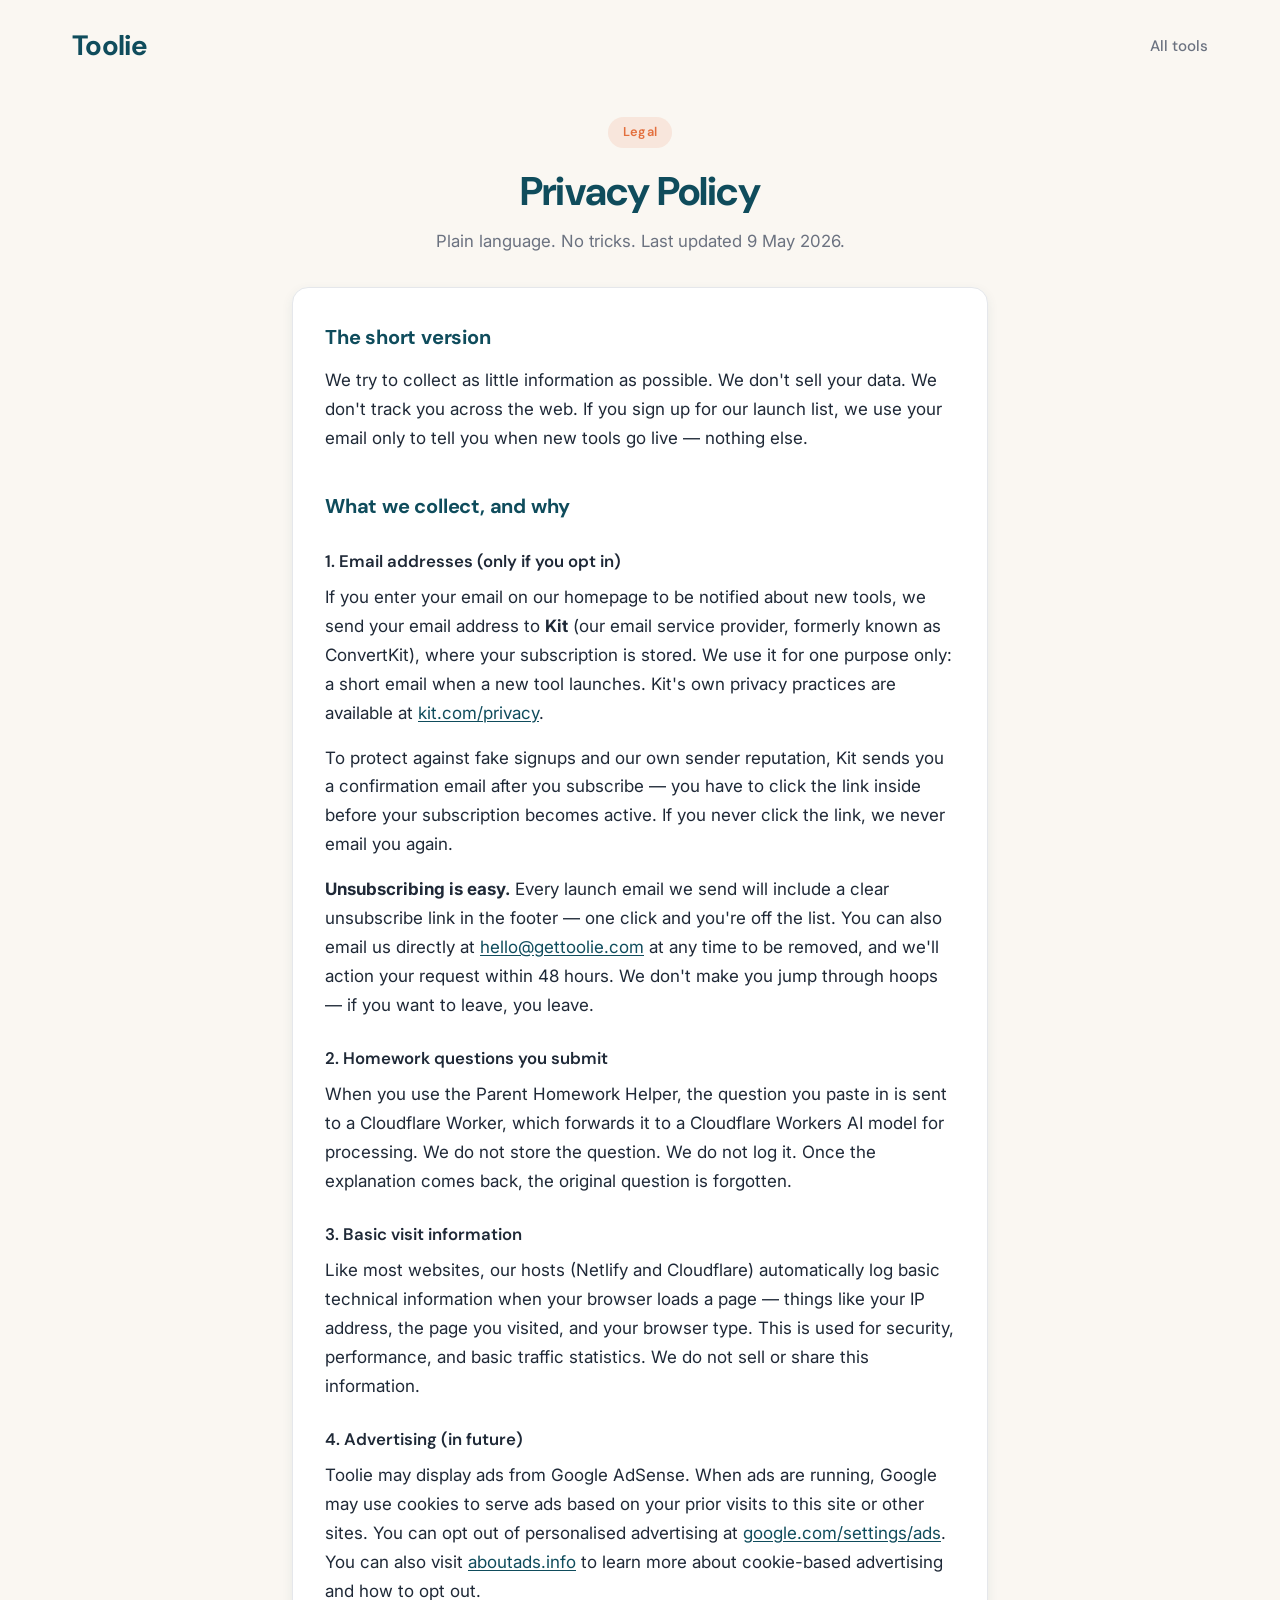
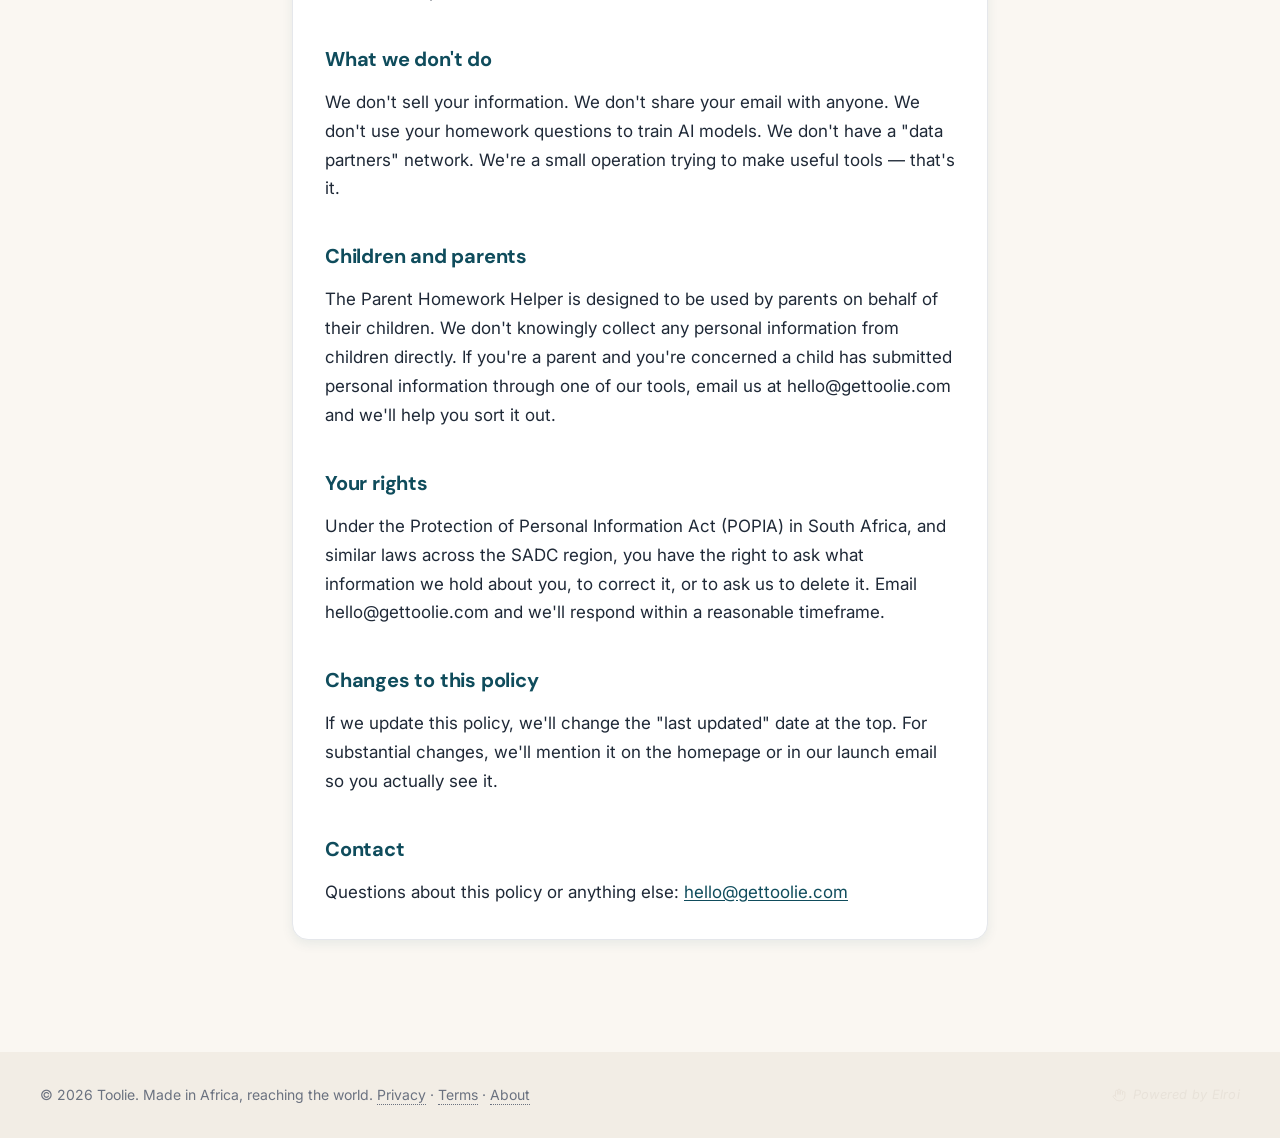
<file: privacy.html>
<!DOCTYPE html>
<html lang="en">
<head>
  <meta charset="UTF-8">
  <meta name="viewport" content="width=device-width, initial-scale=1.0">
  <title>Privacy Policy — Toolie</title>
  <meta name="description" content="How Toolie handles your information. Plain-language privacy policy.">
  <meta name="theme-color" content="#0F4C5C">
  <link rel="preconnect" href="https://fonts.googleapis.com">
  <link rel="preconnect" href="https://fonts.gstatic.com" crossorigin>
  <link href="https://fonts.googleapis.com/css2?family=DM+Sans:wght@500;600;700&family=Inter:wght@400;500&display=swap" rel="stylesheet">
  <link rel="stylesheet" href="style.css">
  <script async src="https://pagead2.googlesyndication.com/pagead/js/adsbygoogle.js?client=ca-pub-9742354292252484" crossorigin="anonymous"></script>
</head>
<body>

  <header class="site-header tool-header">
    <a href="/" class="logo" aria-label="Toolie home">Toolie</a>
    <nav class="tool-nav">
      <a href="/" class="nav-link">All tools</a>
    </nav>
  </header>

  <main class="tool-main">
    <section class="tool-hero">
      <span class="tool-pill">Legal</span>
      <h1 class="tool-title">Privacy Policy</h1>
      <p class="tool-subtitle">Plain language. No tricks. Last updated 9 May 2026.</p>
    </section>

    <section class="tool-card legal-content">
      <h2>The short version</h2>
      <p>We try to collect as little information as possible. We don't sell your data. We don't track you across the web. If you sign up for our launch list, we use your email only to tell you when new tools go live — nothing else.</p>

      <h2>What we collect, and why</h2>

      <h3>1. Email addresses (only if you opt in)</h3>
      <p>If you enter your email on our homepage to be notified about new tools, we send your email address to <strong>Kit</strong> (our email service provider, formerly known as ConvertKit), where your subscription is stored. We use it for one purpose only: a short email when a new tool launches. Kit's own privacy practices are available at <a href="https://kit.com/privacy" target="_blank" rel="noopener">kit.com/privacy</a>.</p>

      <p>To protect against fake signups and our own sender reputation, Kit sends you a confirmation email after you subscribe &mdash; you have to click the link inside before your subscription becomes active. If you never click the link, we never email you again.</p>

      <p><strong>Unsubscribing is easy.</strong> Every launch email we send will include a clear unsubscribe link in the footer &mdash; one click and you're off the list. You can also email us directly at <a href="mailto:hello@gettoolie.com">hello@gettoolie.com</a> at any time to be removed, and we'll action your request within 48 hours. We don't make you jump through hoops &mdash; if you want to leave, you leave.</p>

      <h3>2. Homework questions you submit</h3>
      <p>When you use the Parent Homework Helper, the question you paste in is sent to a Cloudflare Worker, which forwards it to a Cloudflare Workers AI model for processing. We do not store the question. We do not log it. Once the explanation comes back, the original question is forgotten.</p>

      <h3>3. Basic visit information</h3>
      <p>Like most websites, our hosts (Netlify and Cloudflare) automatically log basic technical information when your browser loads a page — things like your IP address, the page you visited, and your browser type. This is used for security, performance, and basic traffic statistics. We do not sell or share this information.</p>

      <h3>4. Advertising (in future)</h3>
      <p>Toolie may display ads from Google AdSense. When ads are running, Google may use cookies to serve ads based on your prior visits to this site or other sites. You can opt out of personalised advertising at <a href="https://www.google.com/settings/ads" target="_blank" rel="noopener">google.com/settings/ads</a>. You can also visit <a href="https://www.aboutads.info" target="_blank" rel="noopener">aboutads.info</a> to learn more about cookie-based advertising and how to opt out.</p>

      <h2>What we don't do</h2>
      <p>We don't sell your information. We don't share your email with anyone. We don't use your homework questions to train AI models. We don't have a "data partners" network. We're a small operation trying to make useful tools — that's it.</p>

      <h2>Children and parents</h2>
      <p>The Parent Homework Helper is designed to be used by parents on behalf of their children. We don't knowingly collect any personal information from children directly. If you're a parent and you're concerned a child has submitted personal information through one of our tools, email us at hello@gettoolie.com and we'll help you sort it out.</p>

      <h2>Your rights</h2>
      <p>Under the Protection of Personal Information Act (POPIA) in South Africa, and similar laws across the SADC region, you have the right to ask what information we hold about you, to correct it, or to ask us to delete it. Email hello@gettoolie.com and we'll respond within a reasonable timeframe.</p>

      <h2>Changes to this policy</h2>
      <p>If we update this policy, we'll change the "last updated" date at the top. For substantial changes, we'll mention it on the homepage or in our launch email so you actually see it.</p>

      <h2>Contact</h2>
      <p>Questions about this policy or anything else: <a href="mailto:hello@gettoolie.com">hello@gettoolie.com</a></p>
    </section>
  </main>

  <footer class="site-footer">
    <div class="footer-inner">
      <p class="copyright">&copy; 2026 Toolie. Made in Africa, reaching the world. <a href="/privacy" class="footer-link">Privacy</a> &middot; <a href="/terms" class="footer-link">Terms</a> &middot; <a href="/about" class="footer-link">About</a></p>
      <p class="elroi-credit" tabindex="0" aria-label="Powered by Elroi">
        <svg class="hand-icon" viewBox="0 0 24 24" fill="none" stroke="currentColor" stroke-width="1.5" stroke-linecap="round" stroke-linejoin="round" aria-hidden="true">
          <path d="M18 11V6a2 2 0 0 0-4 0v5"/>
          <path d="M14 10V4a2 2 0 0 0-4 0v6"/>
          <path d="M10 10.5V6a2 2 0 0 0-4 0v8"/>
          <path d="M18 8a2 2 0 1 1 4 0v6a8 8 0 0 1-8 8h-2c-2.8 0-4.5-.86-5.99-2.34l-3.6-3.6a2 2 0 0 1 2.83-2.82L7 15"/>
        </svg>
        <span>Powered by Elroi</span>
      </p>
    </div>
  </footer>

</body>
</html>
</file>
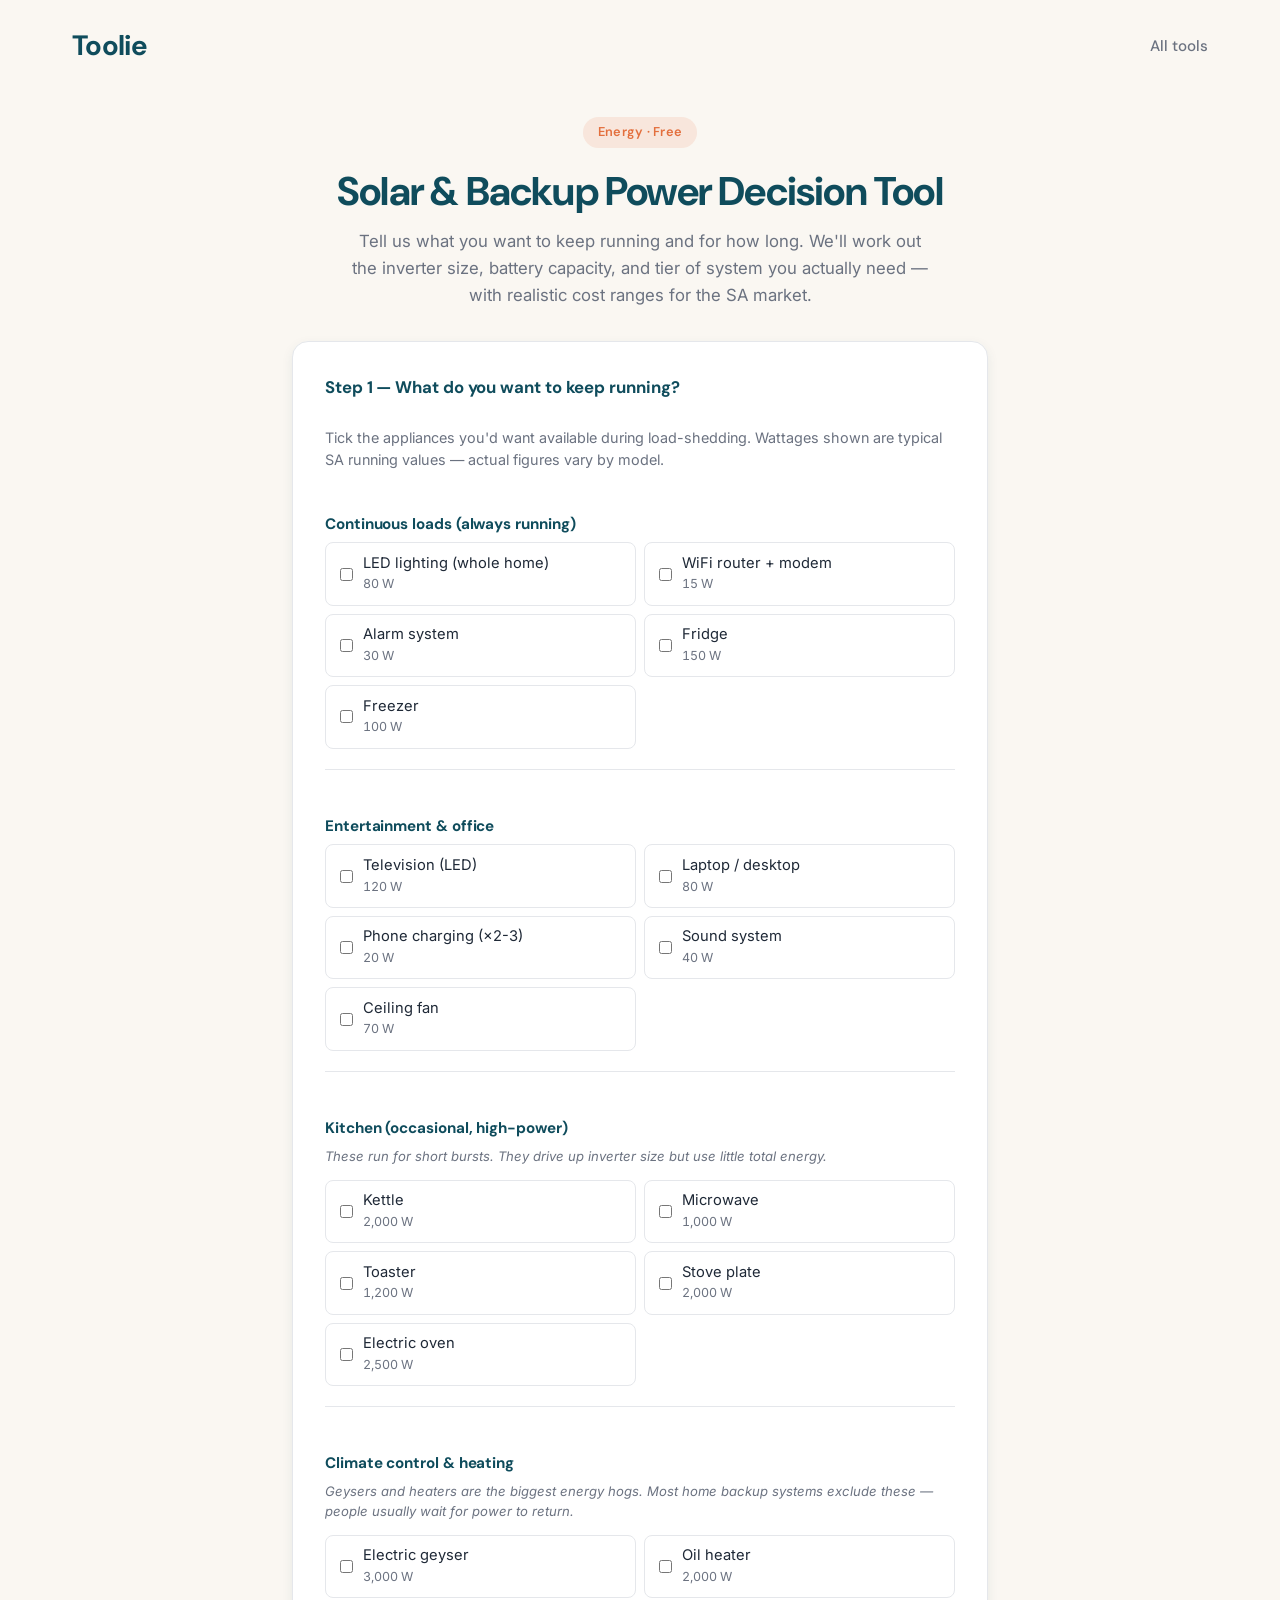
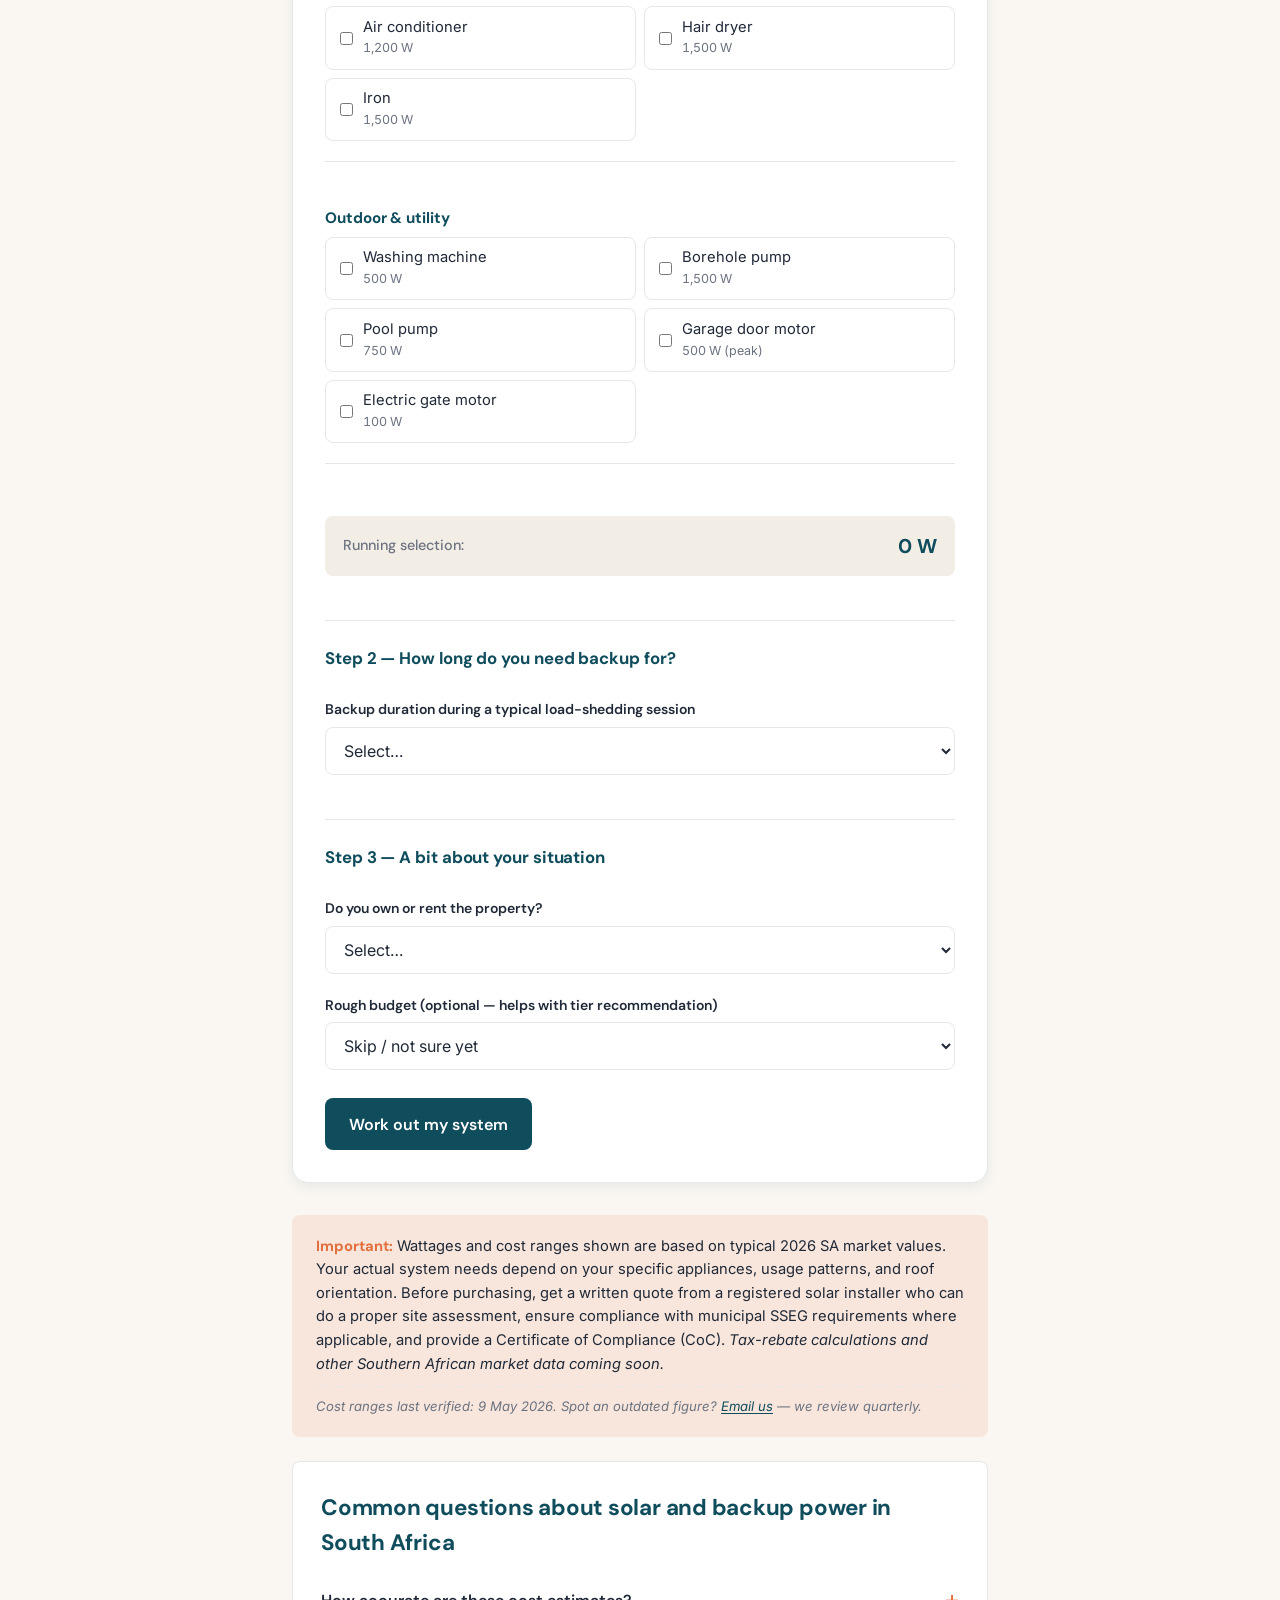
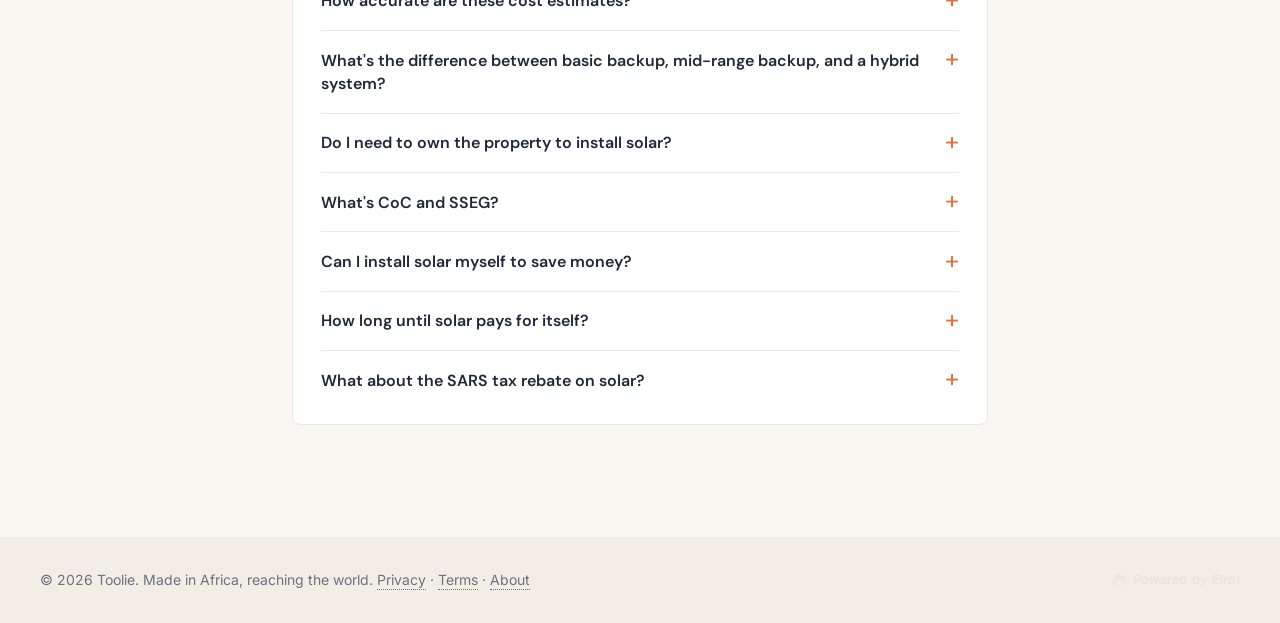
<file: solar.html>
<!DOCTYPE html>
<html lang="en">
<head>
  <meta charset="UTF-8">
  <meta name="viewport" content="width=device-width, initial-scale=1.0">
  <title>Solar &amp; Backup Power Decision Tool — Toolie</title>
  <meta name="description" content="Work out what size inverter and battery you actually need to survive load-shedding — or go fully off-grid. Free SA-specific solar sizing tool.">
  <meta property="og:title" content="Solar & Backup Power Decision Tool — Toolie">
  <meta property="og:description" content="Find out exactly what size inverter and battery you need. Free, SA-specific.">
  <meta property="og:type" content="website">
  <meta property="og:url" content="https://gettoolie.com/solar">
  <meta name="theme-color" content="#0F4C5C">
  <link rel="preconnect" href="https://fonts.googleapis.com">
  <link rel="preconnect" href="https://fonts.gstatic.com" crossorigin>
  <link href="https://fonts.googleapis.com/css2?family=DM+Sans:wght@500;600;700&family=Inter:wght@400;500&display=swap" rel="stylesheet">
  <link rel="stylesheet" href="style.css">
  <script async src="https://pagead2.googlesyndication.com/pagead/js/adsbygoogle.js?client=ca-pub-9742354292252484" crossorigin="anonymous"></script>
</head>
<body>

  <header class="site-header tool-header">
    <a href="/" class="logo" aria-label="Toolie home">Toolie</a>
    <nav class="tool-nav">
      <a href="/" class="nav-link">All tools</a>
    </nav>
  </header>

  <main class="tool-main">
    <section class="tool-hero">
      <span class="tool-pill">Energy &middot; Free</span>
      <h1 class="tool-title">Solar &amp; Backup Power Decision Tool</h1>
      <p class="tool-subtitle">Tell us what you want to keep running and for how long. We'll work out the inverter size, battery capacity, and tier of system you actually need &mdash; with realistic cost ranges for the SA market.</p>
    </section>

    <section class="tool-card">
      <form id="solarForm" class="tool-form">

        <h2 class="form-section-heading">Step 1 &mdash; What do you want to keep running?</h2>
        <p class="form-section-help">Tick the appliances you'd want available during load-shedding. Wattages shown are typical SA running values &mdash; actual figures vary by model.</p>

        <div class="appliance-group">
          <h3 class="appliance-group-heading">Continuous loads (always running)</h3>
          <div class="appliance-grid">
            <label class="appliance-item"><input type="checkbox" class="app-check" data-watts="80" data-name="LED lighting (whole home)"><span><span class="app-label">LED lighting (whole home)</span><span class="app-watts">80 W</span></span></label>
            <label class="appliance-item"><input type="checkbox" class="app-check" data-watts="15" data-name="WiFi router + modem"><span><span class="app-label">WiFi router + modem</span><span class="app-watts">15 W</span></span></label>
            <label class="appliance-item"><input type="checkbox" class="app-check" data-watts="30" data-name="Alarm system"><span><span class="app-label">Alarm system</span><span class="app-watts">30 W</span></span></label>
            <label class="appliance-item"><input type="checkbox" class="app-check" data-watts="150" data-name="Fridge (cycling average)"><span><span class="app-label">Fridge</span><span class="app-watts">150 W</span></span></label>
            <label class="appliance-item"><input type="checkbox" class="app-check" data-watts="100" data-name="Freezer (cycling average)"><span><span class="app-label">Freezer</span><span class="app-watts">100 W</span></span></label>
          </div>
        </div>

        <div class="appliance-group">
          <h3 class="appliance-group-heading">Entertainment &amp; office</h3>
          <div class="appliance-grid">
            <label class="appliance-item"><input type="checkbox" class="app-check" data-watts="120" data-name="Television (LED)"><span><span class="app-label">Television (LED)</span><span class="app-watts">120 W</span></span></label>
            <label class="appliance-item"><input type="checkbox" class="app-check" data-watts="80" data-name="Laptop / desktop computer"><span><span class="app-label">Laptop / desktop</span><span class="app-watts">80 W</span></span></label>
            <label class="appliance-item"><input type="checkbox" class="app-check" data-watts="20" data-name="Phone charging (multiple)"><span><span class="app-label">Phone charging (×2-3)</span><span class="app-watts">20 W</span></span></label>
            <label class="appliance-item"><input type="checkbox" class="app-check" data-watts="40" data-name="Sound system / speaker"><span><span class="app-label">Sound system</span><span class="app-watts">40 W</span></span></label>
            <label class="appliance-item"><input type="checkbox" class="app-check" data-watts="70" data-name="Ceiling fan"><span><span class="app-label">Ceiling fan</span><span class="app-watts">70 W</span></span></label>
          </div>
        </div>

        <div class="appliance-group">
          <h3 class="appliance-group-heading">Kitchen (occasional, high-power)</h3>
          <p class="appliance-group-note">These run for short bursts. They drive up inverter size but use little total energy.</p>
          <div class="appliance-grid">
            <label class="appliance-item"><input type="checkbox" class="app-check" data-watts="2000" data-occasional="true" data-name="Kettle"><span><span class="app-label">Kettle</span><span class="app-watts">2,000 W</span></span></label>
            <label class="appliance-item"><input type="checkbox" class="app-check" data-watts="1000" data-occasional="true" data-name="Microwave"><span><span class="app-label">Microwave</span><span class="app-watts">1,000 W</span></span></label>
            <label class="appliance-item"><input type="checkbox" class="app-check" data-watts="1200" data-occasional="true" data-name="Toaster"><span><span class="app-label">Toaster</span><span class="app-watts">1,200 W</span></span></label>
            <label class="appliance-item"><input type="checkbox" class="app-check" data-watts="2000" data-occasional="true" data-name="Stove plate (single)"><span><span class="app-label">Stove plate</span><span class="app-watts">2,000 W</span></span></label>
            <label class="appliance-item"><input type="checkbox" class="app-check" data-watts="2500" data-occasional="true" data-name="Electric oven"><span><span class="app-label">Electric oven</span><span class="app-watts">2,500 W</span></span></label>
          </div>
        </div>

        <div class="appliance-group">
          <h3 class="appliance-group-heading">Climate control &amp; heating</h3>
          <p class="appliance-group-note">Geysers and heaters are the biggest energy hogs. Most home backup systems exclude these &mdash; people usually wait for power to return.</p>
          <div class="appliance-grid">
            <label class="appliance-item"><input type="checkbox" class="app-check" data-watts="3000" data-name="Electric geyser (200 L)"><span><span class="app-label">Electric geyser</span><span class="app-watts">3,000 W</span></span></label>
            <label class="appliance-item"><input type="checkbox" class="app-check" data-watts="2000" data-name="Oil heater"><span><span class="app-label">Oil heater</span><span class="app-watts">2,000 W</span></span></label>
            <label class="appliance-item"><input type="checkbox" class="app-check" data-watts="1200" data-name="Air conditioner (12k BTU)"><span><span class="app-label">Air conditioner</span><span class="app-watts">1,200 W</span></span></label>
            <label class="appliance-item"><input type="checkbox" class="app-check" data-watts="1500" data-occasional="true" data-name="Hair dryer"><span><span class="app-label">Hair dryer</span><span class="app-watts">1,500 W</span></span></label>
            <label class="appliance-item"><input type="checkbox" class="app-check" data-watts="1500" data-occasional="true" data-name="Iron"><span><span class="app-label">Iron</span><span class="app-watts">1,500 W</span></span></label>
          </div>
        </div>

        <div class="appliance-group">
          <h3 class="appliance-group-heading">Outdoor &amp; utility</h3>
          <div class="appliance-grid">
            <label class="appliance-item"><input type="checkbox" class="app-check" data-watts="500" data-name="Washing machine (motor)"><span><span class="app-label">Washing machine</span><span class="app-watts">500 W</span></span></label>
            <label class="appliance-item"><input type="checkbox" class="app-check" data-watts="1500" data-name="Borehole pump"><span><span class="app-label">Borehole pump</span><span class="app-watts">1,500 W</span></span></label>
            <label class="appliance-item"><input type="checkbox" class="app-check" data-watts="750" data-name="Pool pump"><span><span class="app-label">Pool pump</span><span class="app-watts">750 W</span></span></label>
            <label class="appliance-item"><input type="checkbox" class="app-check" data-watts="500" data-occasional="true" data-name="Garage door motor"><span><span class="app-label">Garage door motor</span><span class="app-watts">500 W (peak)</span></span></label>
            <label class="appliance-item"><input type="checkbox" class="app-check" data-watts="100" data-name="Electric gate motor"><span><span class="app-label">Electric gate motor</span><span class="app-watts">100 W</span></span></label>
          </div>
        </div>

        <div class="live-total">
          <span class="live-total-label">Running selection:</span>
          <span class="live-total-value" id="liveTotal">0 W</span>
        </div>

        <h2 class="form-section-heading second-heading">Step 2 &mdash; How long do you need backup for?</h2>
        <div class="form-field">
          <label for="duration">Backup duration during a typical load-shedding session</label>
          <select id="duration" name="duration" required>
            <option value="">Select…</option>
            <option value="2">2 hours (typical Stage 2)</option>
            <option value="4">4 hours (typical Stage 4)</option>
            <option value="6">6 hours (typical Stage 6)</option>
            <option value="8">8 hours (extended outage)</option>
            <option value="24">24 hours (full off-grid day)</option>
          </select>
        </div>

        <h2 class="form-section-heading second-heading">Step 3 &mdash; A bit about your situation</h2>
        <div class="form-field">
          <label for="ownership">Do you own or rent the property?</label>
          <select id="ownership" name="ownership" required>
            <option value="">Select…</option>
            <option value="own">I own (or my family owns) the property</option>
            <option value="rent">I rent</option>
            <option value="other">Other / shared / complex</option>
          </select>
        </div>

        <div class="form-field">
          <label for="budget">Rough budget (optional &mdash; helps with tier recommendation)</label>
          <select id="budget" name="budget">
            <option value="">Skip / not sure yet</option>
            <option value="under-30k">Under R30,000</option>
            <option value="30k-80k">R30,000 - R80,000</option>
            <option value="80k-150k">R80,000 - R150,000</option>
            <option value="150k-300k">R150,000 - R300,000</option>
            <option value="above-300k">Above R300,000</option>
          </select>
        </div>

        <button type="submit" class="btn-primary" id="submitBtn">
          <span class="btn-text">Work out my system</span>
          <span class="btn-loading">Calculating…</span>
        </button>
      </form>
    </section>

    <section class="tool-output" id="output" hidden>
      <div class="solar-results">
        <div class="solar-result-card">
          <p class="solar-result-label">Inverter size needed</p>
          <p class="solar-result-value" id="inverterValue">0 kW</p>
        </div>
        <div class="solar-result-card">
          <p class="solar-result-label">Battery capacity needed</p>
          <p class="solar-result-value" id="batteryValue">0 kWh</p>
        </div>
        <div class="solar-result-card">
          <p class="solar-result-label">Daily energy use (during outage)</p>
          <p class="solar-result-value" id="dailyValue">0 kWh</p>
        </div>
      </div>

      <div class="solar-tier-card" id="solarTierCard">
        <p class="solar-tier-label">Recommended tier</p>
        <h3 class="solar-tier-name" id="tierName">—</h3>
        <p class="solar-tier-cost" id="tierCost">—</p>
        <p class="solar-tier-desc" id="tierDesc">—</p>
      </div>

      <div class="solar-breakdown" id="solarBreakdown"></div>

      <div class="ai-explainer-block">
        <button class="btn-secondary" id="explainBtn">
          <span class="btn-text">What should I actually think about?</span>
          <span class="btn-loading">Thinking…</span>
        </button>
        <div class="ai-explanation" id="aiExplanation" hidden></div>
      </div>

      <div class="output-footer">
        <button class="btn-secondary" id="recalcBtn">Recalculate</button>
      </div>
    </section>

    <section class="tool-error" id="errorBox" hidden>
      <p id="errorText"></p>
    </section>

    <section class="tool-note">
      <p><strong>Important:</strong> Wattages and cost ranges shown are based on typical 2026 SA market values. Your actual system needs depend on your specific appliances, usage patterns, and roof orientation. Before purchasing, get a written quote from a registered solar installer who can do a proper site assessment, ensure compliance with municipal SSEG requirements where applicable, and provide a Certificate of Compliance (CoC). <em>Tax-rebate calculations and other Southern African market data coming soon.</em></p>
      <p class="verified-stamp">Cost ranges last verified: 9 May 2026. Spot an outdated figure? <a href="mailto:hello@gettoolie.com?subject=Outdated%20figure%20on%20Toolie%20Solar%20Tool">Email us</a> &mdash; we review quarterly.</p>
    </section>

    <section class="tool-faq">
      <h2>Common questions about solar and backup power in South Africa</h2>

      <details>
        <summary>How accurate are these cost estimates?</summary>
        <p>They reflect typical 2026 South African market values — installed prices including labour. Actual quotes will vary based on equipment brand (Sunsynk, Victron, Deye, Growatt all price differently), installer mark-up, roof complexity for solar panels, and battery technology (lithium is more expensive than lead-acid but lasts far longer). Use our ranges as a sanity check before getting quotes. Always get three written quotes from registered installers before committing.</p>
      </details>

      <details>
        <summary>What's the difference between basic backup, mid-range backup, and a hybrid system?</summary>
        <p>A basic backup (R15-40k) is a small inverter and battery that runs essentials like lights, WiFi, TV, laptop, and your fridge through typical Stage 2 to Stage 4 load-shedding. Mid-range backup (R40-100k) is bigger — handles more appliances for longer outages, still no solar. A hybrid system (R120-250k) adds solar panels that charge the battery during the day and reduce your Eskom bill. Full off-grid (R250k+) is designed to run independently of Eskom indefinitely, with a substantially larger battery bank and solar array.</p>
      </details>

      <details>
        <summary>Do I need to own the property to install solar?</summary>
        <p>For a basic backup system using a portable inverter and a battery in a roll-around case, no — renters can absolutely buy and use these, and take them when they move. For an installed system (mid-range and up), you need either ownership or written landlord consent, plus a registered installer to issue a Certificate of Compliance (CoC). For grid-tie solar (hybrid systems that can feed back into the grid), you also need municipal SSEG registration. Check your municipality's specific SSEG process.</p>
      </details>

      <details>
        <summary>What's CoC and SSEG?</summary>
        <p>CoC stands for Certificate of Compliance — proof that your installed electrical system meets South African safety standards. It's issued by a registered installer after the installation is complete. Without it, your insurance company can decline claims for anything that goes wrong (fires, equipment damage, etc.). SSEG stands for Small-Scale Embedded Generation — the municipal registration required when your solar system can feed surplus power back into the grid. Each municipality has its own SSEG process and tariff structure. Hybrid and off-grid systems generally require it; backup-only systems usually don't.</p>
      </details>

      <details>
        <summary>Can I install solar myself to save money?</summary>
        <p>Portable plug-in backup systems (small inverter plus battery in a roll-around case) — yes, those are designed for DIY use. Installed inverter and battery systems require a registered electrician for safety and insurance reasons. Solar panel installations specifically require a qualified solar PV installer registered with the Department of Labour. DIY installations of installed systems void your home insurance, can't be issued a CoC, and risk municipal fines if not properly SSEG-registered. Always use registered installers for anything beyond plug-in backup.</p>
      </details>

      <details>
        <summary>How long until solar pays for itself?</summary>
        <p>For a hybrid system, payback is typically 5 to 10 years in South Africa, depending on your current Eskom bill, your municipality's electricity tariff, how much sun your roof gets (north-facing roofs are best), and your daily consumption patterns. Off-grid systems take longer to pay back because they include significantly more battery capacity. Note that as Eskom tariffs rise — they've gone up roughly 50% over the past 5 years — payback periods get shorter and solar becomes more financially attractive over time.</p>
      </details>

      <details>
        <summary>What about the SARS tax rebate on solar?</summary>
        <p>SARS introduced a Section 12B individual tax rebate for residential solar PV installations — currently allowing individuals to claim 25% of the cost of new and unused solar panels (up to a cap) against their personal income tax. The detailed rules change year to year, so confirm the current scheme with your tax practitioner or via the SARS website before assuming you qualify. Note: the rebate applies to panels specifically, not the inverter or battery in most current schemes.</p>
      </details>
    </section>
  </main>

  <footer class="site-footer">
    <div class="footer-inner">
      <p class="copyright">&copy; 2026 Toolie. Made in Africa, reaching the world. <a href="/privacy" class="footer-link">Privacy</a> &middot; <a href="/terms" class="footer-link">Terms</a> &middot; <a href="/about" class="footer-link">About</a></p>
      <p class="elroi-credit" tabindex="0" aria-label="Powered by Elroi">
        <svg class="hand-icon" viewBox="0 0 24 24" fill="none" stroke="currentColor" stroke-width="1.5" stroke-linecap="round" stroke-linejoin="round" aria-hidden="true">
          <path d="M18 11V6a2 2 0 0 0-4 0v5"/>
          <path d="M14 10V4a2 2 0 0 0-4 0v6"/>
          <path d="M10 10.5V6a2 2 0 0 0-4 0v8"/>
          <path d="M18 8a2 2 0 1 1 4 0v6a8 8 0 0 1-8 8h-2c-2.8 0-4.5-.86-5.99-2.34l-3.6-3.6a2 2 0 0 1 2.83-2.82L7 15"/>
        </svg>
        <span>Powered by Elroi</span>
      </p>
    </div>
  </footer>

  <script>
    const WORKER_URL = "https://toolie-ai.chipo21jan.workers.dev";

    const checks = document.querySelectorAll(".app-check");
    const liveTotalEl = document.getElementById("liveTotal");

    function updateLiveTotal() {
      let total = 0;
      checks.forEach(c => {
        if (c.checked && c.dataset.occasional !== "true") {
          total += Number(c.dataset.watts);
        }
      });
      liveTotalEl.textContent = total.toLocaleString() + " W";
    }

    checks.forEach(c => c.addEventListener("change", updateLiveTotal));

    const form = document.getElementById("solarForm");
    const submitBtn = document.getElementById("submitBtn");
    const output = document.getElementById("output");
    const errorBox = document.getElementById("errorBox");
    const errorText = document.getElementById("errorText");
    const recalcBtn = document.getElementById("recalcBtn");
    const explainBtn = document.getElementById("explainBtn");

    let lastResult = null;

    recalcBtn.addEventListener("click", function() {
      output.hidden = true;
      form.scrollIntoView({behavior: "smooth"});
    });

    form.addEventListener("submit", function(e) {
      e.preventDefault();
      errorBox.hidden = true;
      submitBtn.classList.add("loading");
      submitBtn.disabled = true;

      try {
        const selectedContinuous = [];
        const selectedOccasional = [];
        let continuousWatts = 0;
        let biggestOccasional = 0;

        checks.forEach(c => {
          if (c.checked) {
            const w = Number(c.dataset.watts);
            const name = c.dataset.name;
            if (c.dataset.occasional === "true") {
              selectedOccasional.push({ name, watts: w });
              if (w > biggestOccasional) biggestOccasional = w;
            } else {
              selectedContinuous.push({ name, watts: w });
              continuousWatts += w;
            }
          }
        });

        if (continuousWatts === 0 && selectedOccasional.length === 0) {
          throw new Error("Please tick at least one appliance.");
        }

        const duration = Number(document.getElementById("duration").value);
        const ownership = document.getElementById("ownership").value;
        const budget = document.getElementById("budget").value;

        if (!duration) throw new Error("Please choose a backup duration.");
        if (!ownership) throw new Error("Please tell us about ownership.");

        // ----------- Calculations -----------
        // Inverter sizing: continuous load + biggest occasional peak, plus 30% safety margin
        const inverterRawW = (continuousWatts + biggestOccasional) * 1.3;
        const inverterKW = roundUpToInverter(inverterRawW / 1000);

        // Battery capacity: continuous load × hours, accounting for efficiency and DoD
        // Lithium assumption: 90% DoD, 95% round-trip efficiency
        const usefulKWh = (continuousWatts * duration) / 1000;
        const batteryRawKWh = usefulKWh / 0.9 / 0.95;
        const batteryKWh = roundUpToBattery(batteryRawKWh);

        // Daily kWh consumption (during outage)
        const dailyKWh = (continuousWatts * duration) / 1000;

        // Tier
        const tier = determineTier(inverterKW, batteryKWh, dailyKWh, ownership, budget, duration);

        lastResult = {
          continuousWatts,
          biggestOccasional,
          inverterKW,
          batteryKWh,
          dailyKWh,
          duration,
          ownership,
          budget,
          tier,
          selectedContinuous,
          selectedOccasional
        };

        renderResult(lastResult);
        output.hidden = false;
        output.scrollIntoView({behavior: "smooth"});
      } catch (err) {
        errorText.textContent = err.message;
        errorBox.hidden = false;
      } finally {
        submitBtn.classList.remove("loading");
        submitBtn.disabled = false;
      }
    });

    function roundUpToInverter(kw) {
      const sizes = [1, 1.5, 2, 3, 5, 8, 10, 15];
      for (const s of sizes) {
        if (kw <= s) return s;
      }
      return Math.ceil(kw);
    }

    function roundUpToBattery(kwh) {
      const sizes = [2.5, 5, 7.5, 10, 15, 20, 30, 40];
      for (const s of sizes) {
        if (kwh <= s) return s;
      }
      return Math.ceil(kwh / 5) * 5;
    }

    function determineTier(inverterKW, batteryKWh, dailyKWh, ownership, budget, duration) {
      const goingHybrid = duration >= 8 || dailyKWh > 8;
      const goingOffGrid = duration >= 24 || dailyKWh > 20;

      if (goingOffGrid) {
        return {
          id: "offgrid",
          name: "Full off-grid hybrid system",
          cost: "R250,000 - R600,000+",
          desc: "Designed to run independently of Eskom indefinitely. Includes a large inverter, substantial battery bank, and a solar array sized to your daily consumption. Best for property owners with roof space and budget. Requires a registered installer, CoC, and likely municipal SSEG registration."
        };
      }

      if (goingHybrid) {
        return {
          id: "hybrid",
          name: "Hybrid system with solar",
          cost: "R120,000 - R250,000",
          desc: "An inverter plus battery plus solar panels. The panels charge the battery during the day and reduce your Eskom bill. Battery covers night-time outages. Pays back over 5-10 years through reduced electricity bills. Requires roof space, owner permission, and a registered installer for compliance."
        };
      }

      if (inverterKW <= 2 && batteryKWh <= 5) {
        return {
          id: "basic",
          name: "Basic backup",
          cost: "R15,000 - R40,000",
          desc: "A small inverter plus battery, no solar. Keeps essentials (lights, WiFi, TV, laptop, possibly fridge) running through typical load-shedding. Easy to install, can be done in a rented home with consent, no municipal registration. A good starting point that can sometimes be expanded later with solar panels."
        };
      }

      return {
        id: "midrange",
        name: "Mid-range backup",
        cost: "R40,000 - R100,000",
        desc: "A larger inverter and battery, no solar yet. Covers more of your household needs (fridge, freezer, possibly microwave bursts) for a full Stage 6 outage. Most common upgrade path: add solar panels later to convert into a hybrid. Requires a qualified installer for proper integration."
      };
    }

    function renderResult(r) {
      document.getElementById("inverterValue").textContent = r.inverterKW + " kW";
      document.getElementById("batteryValue").textContent = r.batteryKWh + " kWh";
      document.getElementById("dailyValue").textContent = r.dailyKWh.toFixed(1) + " kWh";

      document.getElementById("tierName").textContent = r.tier.name;
      document.getElementById("tierCost").textContent = "Typical installed cost: " + r.tier.cost;
      document.getElementById("tierDesc").textContent = r.tier.desc;

      const breakdownHtml = `<h3 class="breakdown-heading">Your selection breakdown</h3>
        <div class="breakdown-row"><span class="breakdown-name">Continuous load (lights, fridge, electronics, etc.)</span><span class="breakdown-mark">${r.continuousWatts.toLocaleString()} W</span></div>
        <div class="breakdown-row"><span class="breakdown-name">Biggest occasional peak (kettle, microwave, etc.)</span><span class="breakdown-mark">${r.biggestOccasional.toLocaleString()} W</span></div>
        <div class="breakdown-row"><span class="breakdown-name">Backup duration</span><span class="breakdown-mark">${r.duration} hours</span></div>
        <div class="breakdown-row"><span class="breakdown-name">Useful battery storage required</span><span class="breakdown-mark">${(r.continuousWatts * r.duration / 1000).toFixed(1)} kWh</span></div>
        <div class="breakdown-row"><span class="breakdown-name">Sized battery (with depth-of-discharge buffer)</span><span class="breakdown-mark">${r.batteryKWh} kWh</span></div>`;
      document.getElementById("solarBreakdown").innerHTML = breakdownHtml;

      const aiBox = document.getElementById("aiExplanation");
      aiBox.hidden = true;
      aiBox.innerHTML = "";
    }

    // ----------- AI explainer -----------
    explainBtn.addEventListener("click", async function() {
      if (!lastResult) return;
      const aiBox = document.getElementById("aiExplanation");
      aiBox.hidden = false;
      aiBox.innerHTML = "<p class='ai-loading'>Reading your setup…</p>";
      explainBtn.classList.add("loading");
      explainBtn.disabled = true;

      try {
        const payload = {
          continuous_watts: lastResult.continuousWatts,
          biggest_occasional: lastResult.biggestOccasional,
          inverter_kw: lastResult.inverterKW,
          battery_kwh: lastResult.batteryKWh,
          daily_kwh: lastResult.dailyKWh,
          duration: lastResult.duration,
          ownership: lastResult.ownership,
          tier: lastResult.tier.name,
          selected_appliances: lastResult.selectedContinuous.concat(lastResult.selectedOccasional).map(a => a.name)
        };

        const res = await fetch(WORKER_URL + "/solar-explain", {
          method: "POST",
          headers: {"Content-Type": "application/json"},
          body: JSON.stringify(payload)
        });
        const data = await res.json();
        if (data.error) throw new Error(data.error);
        aiBox.innerHTML = formatExplanation(data.explanation || "");
      } catch (err) {
        aiBox.innerHTML = "<p class='ai-error'>Couldn't reach the explainer right now. Please try again in a moment.</p>";
      } finally {
        explainBtn.classList.remove("loading");
        explainBtn.disabled = false;
      }
    });

    function formatExplanation(text) {
      text = text.replace(/^[ \t]*\*\*(.+?)\*\*[ \t]*$/gm, "<h3>$1</h3>");
      text = text.replace(/\*\*(.+?)\*\*/g, "<strong>$1</strong>");
      text = text.replace(/(<\/h3>)\s*/g, "$1\n\n");
      text = text.replace(/([.!?])\s+(?=\d+\.\s)/g, "$1\n");
      text = text.replace(/([.!?])\s+(?=-\s)/g, "$1\n");
      const blocks = text.split(/\n\n+/).map(b => b.trim()).filter(Boolean);

      function renderBlock(block) {
        if (/^<h3>/.test(block)) return block;
        const lines = block.split(/\n+/).map(l => l.trim()).filter(Boolean);
        if (lines.length >= 2 && lines.every(l => /^\d+\.\s/.test(l))) {
          const items = lines.map(l => "<li>" + l.replace(/^\d+\.\s*/, "").trim() + "</li>").join("");
          return "<ol>" + items + "</ol>";
        }
        if (lines.length >= 2 && lines.every(l => /^[-*]\s/.test(l))) {
          const items = lines.map(l => "<li>" + l.replace(/^[-*]\s*/, "").trim() + "</li>").join("");
          return "<ul>" + items + "</ul>";
        }
        return "<p>" + block.replace(/\n/g, "<br>") + "</p>";
      }
      return blocks.map(renderBlock).join("");
    }
  </script>

</body>
</html>
</file>
<file: style.css>
/* Toolie - design system v1
   Colours, type, layout for the launch shell. */

:root {
  --primary:        #0F4C5C;
  --primary-dark:   #083540;
  --accent:         #E36F3D;
  --accent-soft:    rgba(227, 111, 61, 0.12);
  --bg:             #FAF7F2;
  --surface:        #FFFFFF;
  --footer-bg:      #F2EDE5;
  --text:           #1F2937;
  --text-muted:     #6B7280;
  --border:         #E5E7EB;
  --elroi-faded:    #E8E2D9;
  --elroi-visible:  #6B7280;
  --radius:         0.5rem;
  --shadow-sm:      0 1px 2px rgba(15, 76, 92, 0.05);
  --shadow:         0 4px 12px rgba(15, 76, 92, 0.08);
}

* { box-sizing: border-box; margin: 0; padding: 0; }

html { -webkit-text-size-adjust: 100%; }

body {
  background: var(--bg);
  color: var(--text);
  font-family: 'Inter', -apple-system, BlinkMacSystemFont, 'Segoe UI', sans-serif;
  font-size: 17px;
  line-height: 1.6;
  display: flex;
  flex-direction: column;
  min-height: 100vh;
  -webkit-font-smoothing: antialiased;
  -moz-osx-font-smoothing: grayscale;
}

/* Header */
.site-header {
  padding: 1.5rem 2rem;
  max-width: 1200px;
  width: 100%;
  margin: 0 auto;
}

.logo {
  font-family: 'DM Sans', sans-serif;
  font-weight: 700;
  font-size: 1.75rem;
  color: var(--primary);
  text-decoration: none;
  letter-spacing: -0.025em;
  display: inline-block;
  transition: opacity 0.2s;
}

.logo:hover { opacity: 0.85; }

/* Main + Hero */
main {
  flex: 1;
  display: flex;
  flex-direction: column;
  align-items: center;
  padding: 2rem;
}

.hero {
  width: 100%;
  max-width: 800px;
  text-align: center;
}

.status {
  display: inline-block;
  background: var(--accent-soft);
  color: var(--accent);
  padding: 0.4rem 1rem;
  border-radius: 999px;
  font-size: 0.875rem;
  font-weight: 600;
  margin-bottom: 1.75rem;
  font-family: 'DM Sans', sans-serif;
  letter-spacing: 0.01em;
}

.hero h1 {
  font-family: 'DM Sans', sans-serif;
  font-size: clamp(2.25rem, 5.5vw, 3.5rem);
  font-weight: 700;
  line-height: 1.1;
  letter-spacing: -0.03em;
  color: var(--primary);
  margin-bottom: 1.25rem;
}

.hero h1 .hl { color: var(--accent); }

.lead {
  font-size: clamp(1.05rem, 2vw, 1.2rem);
  color: var(--text-muted);
  margin-bottom: 2.5rem;
  line-height: 1.5;
}

/* Signup form */
.signup {
  display: flex;
  gap: 0.5rem;
  max-width: 440px;
  margin: 0 auto 0.75rem;
}

.signup input[type="email"] {
  flex: 1;
  padding: 0.85rem 1rem;
  border: 1.5px solid var(--border);
  border-radius: var(--radius);
  font-size: 1rem;
  font-family: inherit;
  background: var(--surface);
  color: var(--text);
  transition: border-color 0.2s, box-shadow 0.2s;
  min-width: 0;
}

.signup input[type="email"]::placeholder { color: #9CA3AF; }

.signup input[type="email"]:focus {
  outline: none;
  border-color: var(--primary);
  box-shadow: 0 0 0 3px rgba(15, 76, 92, 0.12);
}

.signup button {
  padding: 0.85rem 1.5rem;
  background: var(--primary);
  color: white;
  border: none;
  border-radius: var(--radius);
  font-family: 'DM Sans', sans-serif;
  font-weight: 600;
  font-size: 1rem;
  cursor: pointer;
  transition: background 0.2s, transform 0.05s;
  white-space: nowrap;
}

.signup button:hover { background: var(--primary-dark); }
.signup button:active { transform: translateY(1px); }
.signup button:focus-visible { outline: 3px solid var(--accent); outline-offset: 2px; }

.form-note {
  font-size: 0.875rem;
  color: var(--text-muted);
}

.visually-hidden {
  position: absolute;
  width: 1px;
  height: 1px;
  padding: 0;
  overflow: hidden;
  clip: rect(0,0,0,0);
  white-space: nowrap;
  border: 0;
}

/* Footer */
.site-footer {
  background: var(--footer-bg);
  padding: 2rem;
  margin-top: 4rem;
}

.footer-inner {
  max-width: 1200px;
  margin: 0 auto;
  display: flex;
  justify-content: space-between;
  align-items: center;
  gap: 1.5rem;
  flex-wrap: wrap;
}

.copyright {
  font-size: 0.875rem;
  color: var(--text-muted);
}

/* The "almost invisible" Elroi credit.
   Same family as the footer background. Reveals on hover/focus
   over half a second. Present without insisting. */
.elroi-credit {
  display: inline-flex;
  align-items: center;
  gap: 0.45rem;
  font-size: 0.8rem;
  color: var(--elroi-faded);
  font-style: italic;
  letter-spacing: 0.02em;
  transition: color 0.5s ease;
  cursor: default;
  outline: none;
}

.elroi-credit:hover,
.elroi-credit:focus {
  color: var(--elroi-visible);
}

.hand-icon {
  width: 14px;
  height: 14px;
  flex-shrink: 0;
}

/* Mobile */
@media (max-width: 600px) {
  .site-header { padding: 1.25rem 1.5rem; }
  .signup { flex-direction: column; }
  .footer-inner { flex-direction: column; text-align: center; gap: 0.75rem; }
}

/* ===== Tool page styles ===== */

.tool-header {
  display: flex;
  justify-content: space-between;
  align-items: center;
  max-width: 1200px;
}

.tool-nav {
  display: flex;
  gap: 1.5rem;
}

.nav-link {
  color: var(--text-muted);
  text-decoration: none;
  font-size: 0.95rem;
  font-weight: 500;
  font-family: 'DM Sans', sans-serif;
  transition: color 0.2s;
}

.nav-link:hover { color: var(--primary); }

.tool-main {
  flex: 1;
  max-width: 760px;
  margin: 0 auto;
  padding: 1.5rem 2rem 3rem;
  width: 100%;
  display: block;
}

.tool-hero {
  text-align: center;
  margin-bottom: 2rem;
}

.tool-pill {
  display: inline-block;
  background: var(--accent-soft);
  color: var(--accent);
  padding: 0.35rem 0.9rem;
  border-radius: 999px;
  font-size: 0.8rem;
  font-weight: 600;
  font-family: 'DM Sans', sans-serif;
  margin-bottom: 1.25rem;
  letter-spacing: 0.02em;
}

.tool-title {
  font-family: 'DM Sans', sans-serif;
  font-size: clamp(1.85rem, 4vw, 2.5rem);
  font-weight: 700;
  color: var(--primary);
  margin-bottom: 0.85rem;
  letter-spacing: -0.02em;
  line-height: 1.15;
}

.tool-subtitle {
  color: var(--text-muted);
  font-size: 1.05rem;
  line-height: 1.6;
  max-width: 580px;
  margin: 0 auto;
}

.tool-card {
  background: var(--surface);
  border: 1px solid var(--border);
  border-radius: 1rem;
  padding: 2rem;
  box-shadow: var(--shadow);
}

.tool-form {
  display: flex;
  flex-direction: column;
  gap: 1.25rem;
}

.form-row {
  display: grid;
  grid-template-columns: 1fr 1fr;
  gap: 1rem;
}

.form-field {
  display: flex;
  flex-direction: column;
  gap: 0.4rem;
}

.form-field label {
  font-family: 'DM Sans', sans-serif;
  font-size: 0.875rem;
  font-weight: 600;
  color: var(--text);
}

.form-field select,
.form-field textarea {
  padding: 0.75rem 0.9rem;
  border: 1.5px solid var(--border);
  border-radius: var(--radius);
  font-size: 1rem;
  font-family: inherit;
  background: var(--surface);
  color: var(--text);
  transition: border-color 0.2s, box-shadow 0.2s;
  width: 100%;
}

.form-field select:focus,
.form-field textarea:focus {
  outline: none;
  border-color: var(--primary);
  box-shadow: 0 0 0 3px rgba(15, 76, 92, 0.12);
}

.form-field textarea {
  resize: vertical;
  min-height: 130px;
  line-height: 1.55;
}

.field-help {
  font-size: 0.8rem;
  color: var(--text-muted);
  margin-top: 0.15rem;
}

.btn-primary {
  background: var(--primary);
  color: white;
  border: none;
  padding: 0.95rem 1.5rem;
  border-radius: var(--radius);
  font-family: 'DM Sans', sans-serif;
  font-weight: 600;
  font-size: 1rem;
  cursor: pointer;
  transition: background 0.2s, transform 0.05s;
  margin-top: 0.5rem;
  align-self: flex-start;
}

.btn-primary:hover { background: var(--primary-dark); }
.btn-primary:active { transform: translateY(1px); }
.btn-primary:disabled { opacity: 0.7; cursor: progress; }
.btn-primary .btn-loading { display: none; }
.btn-primary.loading .btn-text { display: none; }
.btn-primary.loading .btn-loading { display: inline; }

.btn-secondary {
  background: transparent;
  color: var(--primary);
  border: 1.5px solid var(--primary);
  padding: 0.7rem 1.25rem;
  border-radius: var(--radius);
  font-family: 'DM Sans', sans-serif;
  font-weight: 600;
  font-size: 0.95rem;
  cursor: pointer;
  transition: background 0.2s, color 0.2s;
}

.btn-secondary:hover {
  background: var(--primary);
  color: white;
}

.tool-output {
  background: var(--surface);
  border: 1px solid var(--border);
  border-radius: 1rem;
  padding: 2rem;
  margin-top: 1.5rem;
  box-shadow: var(--shadow);
}

.output-content h3 {
  font-family: 'DM Sans', sans-serif;
  color: var(--primary);
  font-size: 1.05rem;
  margin: 1.5rem 0 0.6rem;
  font-weight: 600;
  letter-spacing: -0.01em;
}

.output-content h3:first-child { margin-top: 0; }

.output-content p {
  color: var(--text);
  margin-bottom: 0.85rem;
  line-height: 1.65;
}

.output-content ol,
.output-content ul {
  margin: 0.5rem 0 1rem 1.4rem;
  color: var(--text);
}

.output-content li {
  margin-bottom: 0.5rem;
  line-height: 1.6;
}

.output-footer {
  margin-top: 1.5rem;
  padding-top: 1.25rem;
  border-top: 1px solid var(--border);
}

.tool-error {
  background: #FEF2F2;
  border: 1px solid #FECACA;
  color: #991B1B;
  padding: 1rem 1.25rem;
  border-radius: var(--radius);
  margin-top: 1rem;
}

.tool-note {
  margin-top: 2rem;
  padding: 1.25rem 1.5rem;
  background: var(--accent-soft);
  border-radius: var(--radius);
  font-size: 0.92rem;
  color: var(--text);
  line-height: 1.6;
}

.tool-note strong {
  color: var(--accent);
  font-family: 'DM Sans', sans-serif;
}

/* Early tool link on homepage */
.early-tool {
  margin-top: 1.5rem;
  font-size: 0.92rem;
}

.early-tool a {
  color: var(--accent);
  font-family: 'DM Sans', sans-serif;
  font-weight: 600;
  text-decoration: none;
  border-bottom: 1.5px solid var(--accent);
  padding-bottom: 1px;
  transition: opacity 0.2s;
}

.early-tool a:hover { opacity: 0.75; }

@media (max-width: 600px) {
  .form-row { grid-template-columns: 1fr; }
  .tool-card { padding: 1.5rem; }
  .tool-output { padding: 1.5rem; }
  .tool-main { padding: 1.5rem 1.25rem 2rem; }
  .tool-header { padding: 1.25rem 1.5rem; }
}

/* ===== Homepage featured tool card ===== */

.featured-tool {
  display: block;
  text-align: left;
  background: var(--surface);
  border: 1px solid var(--border);
  border-radius: 1rem;
  padding: 1.75rem 1.75rem 1.5rem;
  margin: 0 auto 2.5rem;
  max-width: 520px;
  text-decoration: none;
  color: var(--text);
  box-shadow: var(--shadow);
  transition: transform 0.15s ease, box-shadow 0.2s ease, border-color 0.2s ease;
}

.featured-tool:hover {
  transform: translateY(-2px);
  box-shadow: 0 8px 22px rgba(15, 76, 92, 0.12);
  border-color: var(--accent);
}

.featured-tool:focus {
  outline: 3px solid var(--accent);
  outline-offset: 3px;
}

.featured-tool-pill {
  display: inline-block;
  background: var(--accent-soft);
  color: var(--accent);
  padding: 0.3rem 0.8rem;
  border-radius: 999px;
  font-size: 0.75rem;
  font-weight: 600;
  font-family: 'DM Sans', sans-serif;
  letter-spacing: 0.02em;
  margin-bottom: 0.85rem;
}

.featured-tool-title {
  font-family: 'DM Sans', sans-serif;
  font-size: 1.5rem;
  font-weight: 700;
  color: var(--primary);
  letter-spacing: -0.02em;
  margin-bottom: 0.5rem;
  line-height: 1.2;
}

.featured-tool-desc {
  font-size: 0.98rem;
  color: var(--text-muted);
  line-height: 1.55;
  margin-bottom: 1rem;
}

.featured-tool-cta {
  display: inline-block;
  font-family: 'DM Sans', sans-serif;
  font-weight: 600;
  font-size: 0.95rem;
  color: var(--accent);
  letter-spacing: 0.01em;
  transition: transform 0.15s ease;
}

.featured-tool:hover .featured-tool-cta {
  transform: translateX(2px);
}

/* Signup block (refactored to live below the featured tool) */
.signup-block {
  max-width: 460px;
  margin: 0 auto;
  padding-top: 1.5rem;
  border-top: 1px solid var(--border);
}

.signup-prompt {
  font-family: 'DM Sans', sans-serif;
  font-size: 1rem;
  font-weight: 600;
  color: var(--text);
  margin-bottom: 0.85rem;
}

@media (max-width: 600px) {
  .featured-tool {
    padding: 1.5rem 1.25rem 1.25rem;
    margin-bottom: 2rem;
  }
  .featured-tool-title {
    font-size: 1.3rem;
  }
}

/* Tools grid for homepage with multiple tools */
.tools-grid {
  display: grid;
  grid-template-columns: repeat(auto-fit, minmax(280px, 1fr));
  gap: 1rem;
  margin: 0 auto 0.5rem;
  max-width: 1100px;
  align-items: stretch;
}

.tools-grid .featured-tool {
  margin: 0;
  max-width: none;
  display: flex;
  flex-direction: column;
}

.tools-grid .featured-tool-cta {
  margin-top: auto;
  padding-top: 0.75rem;
}

/* Signup confirmation banner (shown after successful form submission) */
.signup-confirmation {
  background: #E5F4EC;
  border: 1px solid #B5DAC4;
  border-left: 4px solid #2D8659;
  border-radius: var(--radius);
  padding: 1.1rem 1.25rem;
  display: flex;
  gap: 0.85rem;
  align-items: flex-start;
  text-align: left;
  max-width: 480px;
  margin: 0 auto;
}

/* Critical: ensure hidden attribute actually hides the banner.
   Class selector specificity overrides the default [hidden] rule otherwise. */
.signup-confirmation[hidden] {
  display: none;
}

.signup-confirmation-icon {
  font-size: 1.5rem;
  line-height: 1;
  color: #2D8659;
  font-weight: 700;
  flex-shrink: 0;
  padding-top: 0.1rem;
}

.signup-confirmation-text {
  flex: 1;
  min-width: 0;
}

.signup-confirmation-title {
  font-family: 'DM Sans', sans-serif;
  font-size: 1rem;
  font-weight: 700;
  color: #2D8659;
  margin: 0 0 0.35rem;
}

.signup-confirmation-text p {
  font-size: 0.9rem;
  line-height: 1.55;
  margin: 0;
  color: var(--text);
}

.signup-confirmation-text a {
  color: var(--primary);
  text-decoration: underline;
  text-underline-offset: 2px;
}

.signup-confirmation-text a:hover {
  color: var(--accent);
}

.form-note-link {
  color: var(--text-muted);
  text-decoration: underline;
  text-underline-offset: 2px;
}

.form-note-link:hover {
  color: var(--primary);
}

/* Tool FAQ sections — supports AdSense content requirements */
.tool-faq {
  background: var(--surface);
  border: 1px solid var(--border);
  border-radius: var(--radius);
  padding: 1.75rem 1.75rem 1.5rem;
  margin-top: 1.5rem;
  max-width: 720px;
  margin-left: auto;
  margin-right: auto;
}

.tool-faq h2 {
  font-family: 'DM Sans', sans-serif;
  font-size: 1.4rem;
  font-weight: 700;
  color: var(--primary);
  margin-bottom: 1.25rem;
  letter-spacing: -0.01em;
}

.tool-faq details {
  border-bottom: 1px solid var(--border);
  padding: 1.1rem 0;
}

.tool-faq details:last-child {
  border-bottom: 0;
  padding-bottom: 0.5rem;
}

.tool-faq details:first-of-type {
  padding-top: 0.5rem;
}

.tool-faq summary {
  font-family: 'DM Sans', sans-serif;
  font-weight: 600;
  font-size: 1rem;
  color: var(--text);
  cursor: pointer;
  list-style: none;
  position: relative;
  padding-right: 2rem;
  line-height: 1.45;
  outline: none;
}

.tool-faq summary::-webkit-details-marker {
  display: none;
}

.tool-faq summary::after {
  content: "+";
  position: absolute;
  right: 0;
  top: -0.15rem;
  font-size: 1.6rem;
  font-weight: 400;
  color: var(--accent);
  line-height: 1;
}

.tool-faq details[open] summary::after {
  content: "−";
}

.tool-faq summary:hover {
  color: var(--primary);
}

.tool-faq summary:focus-visible {
  color: var(--primary);
  text-decoration: underline;
  text-underline-offset: 3px;
}

.tool-faq details p {
  margin-top: 0.85rem;
  color: var(--text);
  line-height: 1.7;
  font-size: 0.97rem;
}

.tool-faq details p + p {
  margin-top: 0.85rem;
}

.tool-faq details a {
  color: var(--primary);
  text-decoration: underline;
  text-underline-offset: 2px;
}

.tool-faq details a:hover {
  color: var(--accent);
}

/* "Why Toolie" expanded homepage section */
.why-toolie {
  padding: 3rem 1.5rem 2.5rem;
  max-width: 760px;
  margin: 0 auto;
}

.why-toolie h2 {
  font-family: 'DM Sans', sans-serif;
  font-size: 1.65rem;
  font-weight: 700;
  color: var(--primary);
  letter-spacing: -0.015em;
  margin-bottom: 1rem;
  text-align: center;
}

.why-toolie h3 {
  font-family: 'DM Sans', sans-serif;
  font-size: 1.15rem;
  font-weight: 700;
  color: var(--primary);
  margin-top: 1.75rem;
  margin-bottom: 0.5rem;
  letter-spacing: -0.005em;
}

.why-toolie p {
  font-size: 1rem;
  line-height: 1.75;
  color: var(--text);
  margin-bottom: 0.85rem;
}

.why-toolie a {
  color: var(--primary);
  text-decoration: underline;
  text-underline-offset: 2px;
}

.why-toolie a:hover {
  color: var(--accent);
}

/* Guide pages — long-form articles supporting the tools */
.guide-hero {
  text-align: center;
  max-width: 720px;
  margin: 0 auto 1.5rem;
  padding: 0 1rem;
}

.guide-meta {
  font-size: 0.85rem;
  color: var(--text-muted);
  margin-bottom: 0.85rem;
  letter-spacing: 0.02em;
  text-transform: uppercase;
  font-family: 'DM Sans', sans-serif;
  font-weight: 500;
}

.guide-title {
  font-family: 'DM Sans', sans-serif;
  font-size: 2.2rem;
  font-weight: 700;
  color: var(--primary);
  line-height: 1.15;
  letter-spacing: -0.02em;
  margin-bottom: 0.85rem;
}

.guide-subtitle {
  font-size: 1.05rem;
  color: var(--text);
  line-height: 1.6;
  margin-bottom: 1.5rem;
}

.guide-body {
  max-width: 720px;
  margin: 0 auto;
  background: var(--surface);
  border: 1px solid var(--border);
  border-radius: var(--radius);
  padding: 2.25rem 2.25rem 2rem;
  line-height: 1.8;
}

.guide-body h2 {
  font-family: 'DM Sans', sans-serif;
  font-size: 1.5rem;
  font-weight: 700;
  color: var(--primary);
  margin-top: 2.25rem;
  margin-bottom: 0.85rem;
  letter-spacing: -0.015em;
}

.guide-body h2:first-child {
  margin-top: 0;
}

.guide-body h3 {
  font-family: 'DM Sans', sans-serif;
  font-size: 1.15rem;
  font-weight: 700;
  color: var(--text);
  margin-top: 1.75rem;
  margin-bottom: 0.55rem;
  letter-spacing: -0.005em;
}

.guide-body p {
  margin-bottom: 1rem;
  font-size: 1rem;
  color: var(--text);
}

.guide-body p:last-child {
  margin-bottom: 0;
}

.guide-body a {
  color: var(--primary);
  text-decoration: underline;
  text-underline-offset: 2px;
}

.guide-body a:hover {
  color: var(--accent);
}

.guide-body ul,
.guide-body ol {
  margin: 0.75rem 0 1.1rem 1.5rem;
}

.guide-body li {
  margin-bottom: 0.5rem;
  font-size: 1rem;
  line-height: 1.7;
}

.guide-body strong {
  color: var(--primary);
  font-weight: 700;
}

.guide-body em {
  font-style: italic;
}

.guide-body blockquote {
  margin: 1.25rem 0;
  padding: 0.85rem 1.25rem;
  border-left: 3px solid var(--accent);
  background: var(--footer-bg);
  font-style: italic;
  color: var(--text);
  border-radius: 0 var(--radius) var(--radius) 0;
}

/* Tool callout block within guides */
.guide-callout {
  background: linear-gradient(135deg, var(--primary) 0%, var(--primary-dark) 100%);
  color: #fff;
  border-radius: var(--radius);
  padding: 1.5rem 1.75rem;
  margin: 1.75rem 0;
}

.guide-callout p {
  color: #fff;
  font-size: 0.97rem;
  margin-bottom: 0.85rem;
}

.guide-callout p:last-child {
  margin-bottom: 0;
}

.guide-callout strong {
  color: #fff;
}

.guide-callout a.guide-callout-button {
  display: inline-block;
  background: var(--accent);
  color: #fff;
  font-family: 'DM Sans', sans-serif;
  font-weight: 600;
  font-size: 0.95rem;
  padding: 0.6rem 1.1rem;
  border-radius: var(--radius);
  text-decoration: none;
  transition: transform 0.15s ease, background 0.15s ease;
}

.guide-callout a.guide-callout-button:hover {
  background: #d05f2e;
  color: #fff;
  transform: translateY(-1px);
}

/* Related guides at end of article */
.guide-related {
  max-width: 720px;
  margin: 2rem auto 0;
  padding: 0 1rem;
}

.guide-related h2 {
  font-family: 'DM Sans', sans-serif;
  font-size: 1.3rem;
  font-weight: 700;
  color: var(--primary);
  margin-bottom: 1rem;
  text-align: center;
  letter-spacing: -0.01em;
}

.guide-related-grid {
  display: grid;
  grid-template-columns: repeat(auto-fit, minmax(280px, 1fr));
  gap: 1rem;
}

.guide-related-card {
  background: var(--surface);
  border: 1px solid var(--border);
  border-radius: var(--radius);
  padding: 1.15rem 1.25rem;
  text-decoration: none;
  color: var(--text);
  transition: border-color 0.15s ease, transform 0.15s ease;
}

.guide-related-card:hover {
  border-color: var(--primary);
  transform: translateY(-1px);
}

.guide-related-card h3 {
  font-family: 'DM Sans', sans-serif;
  font-size: 1rem;
  font-weight: 700;
  color: var(--primary);
  margin-bottom: 0.35rem;
  letter-spacing: -0.005em;
}

.guide-related-card p {
  font-size: 0.88rem;
  color: var(--text-muted);
  line-height: 1.5;
  margin: 0;
}

/* Guides landing page */
.guides-list {
  display: grid;
  grid-template-columns: repeat(auto-fit, minmax(300px, 1fr));
  gap: 1rem;
  max-width: 960px;
  margin: 0 auto;
}

.guide-card {
  background: var(--surface);
  border: 1px solid var(--border);
  border-radius: 1rem;
  padding: 1.5rem 1.5rem 1.25rem;
  text-decoration: none;
  color: var(--text);
  transition: border-color 0.15s ease, transform 0.15s ease, box-shadow 0.15s ease;
  display: flex;
  flex-direction: column;
}

.guide-card:hover {
  border-color: var(--primary);
  transform: translateY(-2px);
  box-shadow: var(--shadow);
}

.guide-card-meta {
  font-size: 0.78rem;
  color: var(--text-muted);
  letter-spacing: 0.03em;
  text-transform: uppercase;
  font-family: 'DM Sans', sans-serif;
  font-weight: 500;
  margin-bottom: 0.5rem;
}

.guide-card h2 {
  font-family: 'DM Sans', sans-serif;
  font-size: 1.2rem;
  font-weight: 700;
  color: var(--primary);
  margin-bottom: 0.55rem;
  line-height: 1.3;
  letter-spacing: -0.01em;
}

.guide-card p {
  font-size: 0.93rem;
  color: var(--text);
  line-height: 1.55;
  margin: 0 0 0.85rem;
  flex: 1;
}

.guide-card-cta {
  font-family: 'DM Sans', sans-serif;
  font-size: 0.9rem;
  font-weight: 600;
  color: var(--accent);
  margin-top: auto;
}

.featured-tool-note {
  text-align: center;
  font-size: 0.82rem;
  color: var(--text-muted);
  font-style: italic;
  margin: -1.75rem auto 2.5rem;
  max-width: 520px;
}

/* Legal & About page styles */
.legal-content {
  max-width: 720px;
  line-height: 1.7;
}

.legal-content h2 {
  font-family: 'DM Sans', sans-serif;
  font-size: 1.25rem;
  font-weight: 700;
  color: var(--primary);
  margin-top: 2.25rem;
  margin-bottom: 0.75rem;
  letter-spacing: -0.01em;
}

.legal-content h2:first-child {
  margin-top: 0;
}

.legal-content h3 {
  font-family: 'DM Sans', sans-serif;
  font-size: 1.05rem;
  font-weight: 600;
  color: var(--text);
  margin-top: 1.5rem;
  margin-bottom: 0.5rem;
}

.legal-content p {
  margin-bottom: 1rem;
  color: var(--text);
}

.legal-content p:last-child {
  margin-bottom: 0;
}

.legal-content a {
  color: var(--primary);
  text-decoration: underline;
  text-underline-offset: 2px;
}

.legal-content a:hover {
  color: var(--accent);
}

.legal-content em {
  font-style: italic;
  color: var(--text-muted);
}

/* Footer legal links */
.footer-link {
  color: inherit;
  text-decoration: none;
  border-bottom: 1px dotted currentColor;
  padding-bottom: 1px;
  transition: color 0.15s ease, border-color 0.15s ease;
}

.footer-link:hover {
  color: var(--primary);
  border-bottom-color: var(--primary);
}

/* APS Calculator-specific styles */
.form-section-heading {
  font-family: 'DM Sans', sans-serif;
  font-size: 1.05rem;
  font-weight: 700;
  color: var(--primary);
  margin-bottom: 0.4rem;
  letter-spacing: -0.005em;
}

.form-section-heading.second-heading {
  margin-top: 1.5rem;
  padding-top: 1.5rem;
  border-top: 1px solid var(--border);
}

.form-section-help {
  font-size: 0.9rem;
  color: var(--text-muted);
  margin-bottom: 1.25rem;
  line-height: 1.55;
}

.subject-row {
  display: grid;
  grid-template-columns: 1fr 110px;
  gap: 0.75rem;
  margin-bottom: 0.85rem;
  align-items: end;
}

.mark-field {
  min-width: 0;
}

.lo-note {
  font-weight: 400;
  font-size: 0.8rem;
  color: var(--text-muted);
  font-style: italic;
}

input[readonly] {
  background: var(--footer-bg);
  color: var(--text-muted);
  cursor: not-allowed;
}

@media (max-width: 540px) {
  .subject-row {
    grid-template-columns: 1fr 90px;
  }
}

/* APS result card */
.aps-result-card {
  background: linear-gradient(135deg, var(--primary) 0%, var(--primary-dark) 100%);
  color: #fff;
  border-radius: var(--radius);
  padding: 2rem 1.5rem;
  text-align: center;
  margin-bottom: 1.5rem;
  box-shadow: var(--shadow);
}

.aps-result-label {
  font-family: 'DM Sans', sans-serif;
  font-size: 0.95rem;
  font-weight: 500;
  opacity: 0.85;
  letter-spacing: 0.02em;
  text-transform: uppercase;
  margin-bottom: 0.25rem;
}

.aps-result-score {
  font-family: 'DM Sans', sans-serif;
  font-size: 4rem;
  font-weight: 700;
  line-height: 1;
  letter-spacing: -0.03em;
  margin: 0.25rem 0 0.1rem;
}

.aps-result-max {
  font-size: 0.95rem;
  opacity: 0.8;
  margin-bottom: 0.85rem;
}

.aps-result-tier {
  display: inline-block;
  font-family: 'DM Sans', sans-serif;
  font-weight: 600;
  font-size: 0.95rem;
  padding: 0.4rem 0.9rem;
  border-radius: 999px;
  background: rgba(255, 255, 255, 0.18);
  backdrop-filter: blur(4px);
}

.tier-strong { background: rgba(255, 255, 255, 0.28); }
.tier-mid { background: rgba(255, 255, 255, 0.20); }
.tier-borderline { background: rgba(227, 111, 61, 0.85); }
.tier-low { background: rgba(227, 111, 61, 0.95); }

/* Subject breakdown */
.aps-breakdown {
  background: var(--surface);
  border: 1px solid var(--border);
  border-radius: var(--radius);
  padding: 1.25rem 1.25rem 1rem;
  margin-bottom: 2rem;
}

.breakdown-heading {
  font-family: 'DM Sans', sans-serif;
  font-size: 1rem;
  font-weight: 600;
  color: var(--primary);
  margin-bottom: 0.85rem;
}

.breakdown-row {
  display: grid;
  grid-template-columns: 1fr auto auto;
  gap: 0.85rem;
  padding: 0.5rem 0;
  border-bottom: 1px solid var(--border);
  font-size: 0.92rem;
  align-items: baseline;
}

.breakdown-row:last-child {
  border-bottom: 0;
}

.breakdown-name {
  color: var(--text);
}

.breakdown-name em {
  font-style: italic;
  color: var(--text-muted);
  font-size: 0.85rem;
}

.breakdown-mark {
  color: var(--text-muted);
  font-variant-numeric: tabular-nums;
  min-width: 3rem;
  text-align: right;
}

.breakdown-level {
  font-family: 'DM Sans', sans-serif;
  font-weight: 600;
  color: var(--primary);
  min-width: 4rem;
  text-align: right;
}

.breakdown-lo {
  background: var(--footer-bg);
  margin: 0.5rem -1.25rem -1rem;
  padding: 0.6rem 1.25rem;
  border-radius: 0 0 var(--radius) var(--radius);
}

/* Output sections */
.output-section-heading {
  font-family: 'DM Sans', sans-serif;
  font-size: 1.3rem;
  font-weight: 700;
  color: var(--primary);
  margin-bottom: 0.4rem;
  letter-spacing: -0.01em;
}

.output-section-help {
  font-size: 0.92rem;
  color: var(--text-muted);
  margin-bottom: 1.25rem;
  line-height: 1.55;
}

/* University list */
.uni-list {
  display: flex;
  flex-direction: column;
  gap: 0.85rem;
  margin-bottom: 2rem;
}

.uni-item {
  display: flex;
  justify-content: space-between;
  align-items: flex-start;
  gap: 1rem;
  background: var(--surface);
  border: 1px solid var(--border);
  border-left: 4px solid var(--border);
  border-radius: var(--radius);
  padding: 1.1rem 1.25rem;
}

.badge-strong-row { border-left-color: #2D8659; }
.badge-meets-row  { border-left-color: var(--primary); }
.badge-below-row  { border-left-color: var(--text-muted); }

.uni-info {
  flex: 1;
  min-width: 0;
}

.uni-name {
  font-family: 'DM Sans', sans-serif;
  font-size: 1.05rem;
  font-weight: 700;
  color: var(--text);
  margin-bottom: 0.2rem;
  letter-spacing: -0.005em;
}

.uni-region {
  font-size: 0.82rem;
  color: var(--text-muted);
  margin-bottom: 0.4rem;
}

.uni-faculty {
  font-size: 0.92rem;
  color: var(--text);
  margin-bottom: 0.3rem;
}

.uni-thresholds {
  font-size: 0.88rem;
  color: var(--text-muted);
  font-variant-numeric: tabular-nums;
}

.uni-thresholds strong {
  color: var(--primary);
  font-weight: 700;
}

.uni-note {
  font-size: 0.82rem;
  color: var(--text-muted);
  margin-top: 0.4rem;
  line-height: 1.5;
}

.uni-badge {
  font-family: 'DM Sans', sans-serif;
  font-size: 0.78rem;
  font-weight: 600;
  padding: 0.3rem 0.7rem;
  border-radius: 999px;
  white-space: nowrap;
  letter-spacing: 0.01em;
  flex-shrink: 0;
}

.badge-strong { background: #E5F4EC; color: #2D8659; }
.badge-meets  { background: var(--accent-soft); color: var(--accent); }
.badge-below  { background: #F2F2F2; color: var(--text-muted); }

@media (max-width: 540px) {
  .uni-item {
    flex-direction: column;
    align-items: flex-start;
  }
  .uni-badge {
    align-self: flex-start;
  }
}

.no-matches {
  background: var(--footer-bg);
  border-radius: var(--radius);
  padding: 1rem;
  color: var(--text-muted);
  text-align: center;
  font-style: italic;
}

/* Other SA universities block */
.other-unis-block {
  background: var(--footer-bg);
  border-radius: var(--radius);
  padding: 1.25rem 1.5rem;
  margin-top: 1rem;
}

.other-unis-block h3 {
  font-family: 'DM Sans', sans-serif;
  font-size: 1rem;
  font-weight: 700;
  color: var(--primary);
  margin-bottom: 0.4rem;
}

.other-unis-block p {
  font-size: 0.9rem;
  color: var(--text-muted);
  margin-bottom: 0.85rem;
  line-height: 1.5;
}

.other-unis-list {
  list-style: none;
  display: grid;
  grid-template-columns: repeat(auto-fit, minmax(260px, 1fr));
  gap: 0.4rem 1.25rem;
  padding: 0;
}

.other-unis-list li {
  font-size: 0.88rem;
  padding: 0.25rem 0;
}

.other-unis-list a {
  color: var(--primary);
  text-decoration: none;
  border-bottom: 1px dotted var(--primary);
  padding-bottom: 1px;
}

.other-unis-list a:hover {
  color: var(--accent);
  border-bottom-color: var(--accent);
}

/* AI explainer block */
.ai-explainer-block {
  background: var(--surface);
  border: 1px dashed var(--accent);
  border-radius: var(--radius);
  padding: 1.25rem;
  margin-bottom: 1.5rem;
  text-align: center;
}

.ai-explanation {
  margin-top: 1rem;
  text-align: left;
  background: var(--footer-bg);
  border-radius: var(--radius);
  padding: 1rem 1.25rem;
}

.ai-explanation h3 {
  font-family: 'DM Sans', sans-serif;
  font-size: 1rem;
  font-weight: 700;
  color: var(--primary);
  margin-top: 1rem;
  margin-bottom: 0.35rem;
}

.ai-explanation h3:first-child {
  margin-top: 0;
}

.ai-explanation p {
  margin-bottom: 0.8rem;
  font-size: 0.95rem;
  line-height: 1.6;
}

.ai-explanation ol,
.ai-explanation ul {
  margin: 0.4rem 0 0.8rem 1.4rem;
  padding: 0;
}

.ai-explanation li {
  margin-bottom: 0.3rem;
  font-size: 0.95rem;
  line-height: 1.55;
}

.ai-loading,
.ai-error {
  font-style: italic;
  color: var(--text-muted);
}

/* Funded Learning Path tool — bursary cards & matching styles */
.field-help {
  font-size: 0.85rem;
  color: var(--text-muted);
  margin-top: 0.25rem;
  margin-bottom: 0.5rem;
  font-style: italic;
  line-height: 1.5;
}

.match-summary {
  background: var(--surface);
  border: 1px solid var(--border);
  border-radius: var(--radius);
  padding: 1rem 1.25rem;
  margin-bottom: 1.5rem;
}

.match-count {
  font-size: 1rem;
  color: var(--text);
  margin: 0;
}

.match-count strong {
  color: var(--primary);
}

.bursary-list {
  display: flex;
  flex-direction: column;
  gap: 1rem;
  margin-bottom: 2rem;
}

.bursary-card {
  background: var(--surface);
  border: 1px solid var(--border);
  border-left: 4px solid var(--primary);
  border-radius: var(--radius);
  padding: 1.25rem 1.4rem;
  box-shadow: var(--shadow-sm);
}

.bursary-card-muted {
  border-left-color: var(--text-muted);
  background: var(--footer-bg);
  opacity: 0.92;
}

.bursary-card-header {
  display: flex;
  justify-content: space-between;
  align-items: flex-start;
  gap: 0.75rem;
  margin-bottom: 0.75rem;
}

.bursary-name {
  font-family: 'DM Sans', sans-serif;
  font-size: 1.15rem;
  font-weight: 700;
  color: var(--text);
  margin-bottom: 0.15rem;
  letter-spacing: -0.01em;
}

.bursary-org {
  font-size: 0.85rem;
  color: var(--text-muted);
  margin: 0;
}

.bursary-type-badge {
  font-family: 'DM Sans', sans-serif;
  font-size: 0.72rem;
  font-weight: 600;
  padding: 0.25rem 0.65rem;
  border-radius: 999px;
  white-space: nowrap;
  letter-spacing: 0.02em;
  text-transform: uppercase;
  flex-shrink: 0;
}

.type-government { background: var(--accent-soft); color: var(--accent); }
.type-trust      { background: #E5F4EC; color: #2D8659; }
.type-corporate  { background: rgba(15, 76, 92, 0.10); color: var(--primary); }
.type-university { background: #F2F2F2; color: var(--text-muted); }

.bursary-coverage {
  font-size: 0.92rem;
  color: var(--text);
  margin: 0.6rem 0;
  line-height: 1.55;
}

.bursary-description {
  font-size: 0.92rem;
  color: var(--text);
  margin-bottom: 0.6rem;
  line-height: 1.55;
}

.bursary-deadline {
  font-size: 0.88rem;
  color: var(--text);
  margin-bottom: 0.7rem;
}

.match-reasons {
  list-style: none;
  padding: 0;
  margin: 0.5rem 0;
}

.match-reasons li {
  font-size: 0.85rem;
  color: #2D8659;
  padding: 0.2rem 0 0.2rem 1.5rem;
  position: relative;
}

.match-reasons li::before {
  content: "✓";
  position: absolute;
  left: 0.25rem;
  color: #2D8659;
  font-weight: 700;
}

.match-cautions {
  background: var(--accent-soft);
  border-radius: var(--radius);
  padding: 0.65rem 0.9rem;
  margin: 0.6rem 0;
  font-size: 0.85rem;
}

.match-cautions strong {
  color: var(--accent);
  display: block;
  margin-bottom: 0.25rem;
}

.match-cautions ul {
  list-style: none;
  padding: 0;
  margin: 0;
}

.match-cautions li {
  color: var(--text);
  padding: 0.15rem 0;
  line-height: 1.5;
}

.bursary-tips {
  font-size: 0.88rem;
  color: var(--text);
  background: var(--footer-bg);
  border-radius: var(--radius);
  padding: 0.65rem 0.9rem;
  margin: 0.7rem 0;
  line-height: 1.55;
}

.bursary-tips strong {
  color: var(--primary);
}

.bursary-apply-link {
  display: inline-block;
  font-family: 'DM Sans', sans-serif;
  font-weight: 600;
  font-size: 0.92rem;
  color: var(--primary);
  text-decoration: none;
  border-bottom: 1px solid var(--primary);
  padding-bottom: 1px;
  transition: color 0.15s ease, border-color 0.15s ease;
  margin-top: 0.5rem;
}

.bursary-apply-link:hover {
  color: var(--accent);
  border-bottom-color: var(--accent);
}

.ineligible-heading {
  font-family: 'DM Sans', sans-serif;
  font-size: 1rem;
  font-weight: 700;
  color: var(--text-muted);
  margin: 1.5rem 0 0.75rem;
  padding-top: 1rem;
  border-top: 1px solid var(--border);
  letter-spacing: -0.005em;
}

/* AI letter block */
.ai-letter-block {
  background: var(--surface);
  border: 1px dashed var(--accent);
  border-radius: var(--radius);
  padding: 1.4rem 1.5rem;
  margin-bottom: 1.5rem;
}

.ai-letter-heading {
  font-family: 'DM Sans', sans-serif;
  font-size: 1.15rem;
  font-weight: 700;
  color: var(--primary);
  margin-bottom: 0.5rem;
  letter-spacing: -0.005em;
}

.ai-letter-help {
  font-size: 0.92rem;
  color: var(--text);
  margin-bottom: 1rem;
  line-height: 1.6;
}

.ai-letter-output {
  margin-top: 1rem;
  background: var(--footer-bg);
  border-radius: var(--radius);
  padding: 1.25rem 1.4rem;
}

.letter-disclaimer {
  background: var(--accent-soft);
  border-radius: var(--radius);
  padding: 0.85rem 1rem;
  margin-bottom: 1.25rem;
  font-size: 0.9rem;
  line-height: 1.55;
  color: var(--text);
}

.letter-disclaimer strong {
  color: var(--accent);
}

.letter-disclaimer code {
  font-family: 'Courier New', monospace;
  background: var(--surface);
  padding: 0.05rem 0.3rem;
  border-radius: 3px;
  font-size: 0.88em;
}

.letter-content {
  font-size: 0.95rem;
  line-height: 1.7;
}

.letter-content h3 {
  font-family: 'DM Sans', sans-serif;
  font-size: 1rem;
  font-weight: 700;
  color: var(--primary);
  margin-top: 1.1rem;
  margin-bottom: 0.4rem;
}

.letter-content h3:first-child {
  margin-top: 0;
}

.letter-content p {
  margin-bottom: 0.85rem;
}

.letter-content ol,
.letter-content ul {
  margin: 0.4rem 0 0.85rem 1.4rem;
}

.letter-content li {
  margin-bottom: 0.4rem;
}

.letter-placeholder {
  display: inline;
  background: rgba(227, 111, 61, 0.18);
  color: var(--accent);
  padding: 0.05rem 0.4rem;
  border-radius: 3px;
  font-style: italic;
  font-weight: 500;
}

@media (max-width: 540px) {
  .bursary-card-header {
    flex-direction: column;
  }
  .bursary-type-badge {
    align-self: flex-start;
  }
}

/* Solar tool — appliance grid & sizing results */
.appliance-group {
  margin-bottom: 1.5rem;
  padding-bottom: 1.25rem;
  border-bottom: 1px solid var(--border);
}

.appliance-group:last-of-type {
  border-bottom: 0;
}

.appliance-group-heading {
  font-family: 'DM Sans', sans-serif;
  font-size: 0.95rem;
  font-weight: 700;
  color: var(--primary);
  margin-bottom: 0.4rem;
  letter-spacing: -0.005em;
}

.appliance-group-note {
  font-size: 0.82rem;
  color: var(--text-muted);
  margin-bottom: 0.85rem;
  font-style: italic;
  line-height: 1.5;
}

.appliance-grid {
  display: grid;
  grid-template-columns: repeat(auto-fit, minmax(220px, 1fr));
  gap: 0.5rem;
}

.appliance-item {
  display: flex;
  align-items: center;
  gap: 0.65rem;
  padding: 0.65rem 0.85rem;
  background: var(--surface);
  border: 1px solid var(--border);
  border-radius: var(--radius);
  cursor: pointer;
  transition: border-color 0.15s ease, background 0.15s ease;
}

.appliance-item:hover {
  border-color: var(--primary);
}

.appliance-item input[type="checkbox"] {
  width: auto;
  margin: 0;
  flex-shrink: 0;
  accent-color: var(--primary);
}

.appliance-item input[type="checkbox"]:checked + span .app-label {
  color: var(--primary);
  font-weight: 600;
}

.appliance-item:has(input:checked) {
  background: rgba(15, 76, 92, 0.05);
  border-color: var(--primary);
}

.appliance-item > span {
  display: flex;
  flex-direction: column;
  gap: 0.1rem;
  min-width: 0;
}

.app-label {
  font-size: 0.92rem;
  color: var(--text);
  line-height: 1.3;
}

.app-watts {
  font-size: 0.78rem;
  color: var(--text-muted);
  font-variant-numeric: tabular-nums;
}

.live-total {
  background: var(--footer-bg);
  border-radius: var(--radius);
  padding: 0.85rem 1.1rem;
  margin-top: 0.5rem;
  display: flex;
  justify-content: space-between;
  align-items: center;
}

.live-total-label {
  font-size: 0.9rem;
  color: var(--text-muted);
  font-family: 'DM Sans', sans-serif;
  font-weight: 500;
}

.live-total-value {
  font-family: 'DM Sans', sans-serif;
  font-size: 1.25rem;
  font-weight: 700;
  color: var(--primary);
  font-variant-numeric: tabular-nums;
}

/* Solar result cards */
.solar-results {
  display: grid;
  grid-template-columns: repeat(auto-fit, minmax(180px, 1fr));
  gap: 0.85rem;
  margin-bottom: 1.5rem;
}

.solar-result-card {
  background: linear-gradient(135deg, var(--primary) 0%, var(--primary-dark) 100%);
  color: #fff;
  border-radius: var(--radius);
  padding: 1.25rem 1.1rem;
  text-align: center;
  box-shadow: var(--shadow);
}

.solar-result-label {
  font-family: 'DM Sans', sans-serif;
  font-size: 0.78rem;
  font-weight: 500;
  opacity: 0.85;
  letter-spacing: 0.04em;
  text-transform: uppercase;
  margin-bottom: 0.4rem;
  line-height: 1.4;
}

.solar-result-value {
  font-family: 'DM Sans', sans-serif;
  font-size: 2.25rem;
  font-weight: 700;
  line-height: 1;
  letter-spacing: -0.02em;
  margin: 0;
}

/* Solar tier card */
.solar-tier-card {
  background: var(--surface);
  border: 2px solid var(--accent);
  border-radius: var(--radius);
  padding: 1.5rem 1.5rem;
  margin-bottom: 1.5rem;
  text-align: center;
}

.solar-tier-label {
  font-family: 'DM Sans', sans-serif;
  font-size: 0.78rem;
  font-weight: 500;
  color: var(--accent);
  letter-spacing: 0.04em;
  text-transform: uppercase;
  margin-bottom: 0.4rem;
}

.solar-tier-name {
  font-family: 'DM Sans', sans-serif;
  font-size: 1.5rem;
  font-weight: 700;
  color: var(--primary);
  margin-bottom: 0.4rem;
  letter-spacing: -0.015em;
}

.solar-tier-cost {
  font-family: 'DM Sans', sans-serif;
  font-size: 1rem;
  font-weight: 600;
  color: var(--text);
  margin-bottom: 0.85rem;
}

.solar-tier-desc {
  font-size: 0.95rem;
  color: var(--text);
  line-height: 1.65;
  text-align: left;
  max-width: 600px;
  margin: 0 auto;
}

.solar-breakdown {
  background: var(--surface);
  border: 1px solid var(--border);
  border-radius: var(--radius);
  padding: 1.25rem 1.25rem 1rem;
  margin-bottom: 1.5rem;
}

/* Import / landed cost calculator styles */
.import-headline {
  background: linear-gradient(135deg, var(--primary) 0%, var(--primary-dark) 100%);
  color: #fff;
  border-radius: var(--radius);
  padding: 2rem 1.5rem;
  text-align: center;
  margin-bottom: 1.5rem;
  box-shadow: var(--shadow);
}

.import-headline-label {
  font-family: 'DM Sans', sans-serif;
  font-size: 0.85rem;
  font-weight: 500;
  opacity: 0.85;
  letter-spacing: 0.04em;
  text-transform: uppercase;
  margin-bottom: 0.4rem;
}

.import-headline-value {
  font-family: 'DM Sans', sans-serif;
  font-size: 3.25rem;
  font-weight: 700;
  line-height: 1;
  letter-spacing: -0.025em;
  margin: 0.4rem 0 0.85rem;
  font-variant-numeric: tabular-nums;
}

.import-headline-markup {
  font-size: 0.95rem;
  opacity: 0.92;
  line-height: 1.5;
  max-width: 540px;
  margin: 0 auto;
}

.import-breakdown {
  background: var(--surface);
  border: 1px solid var(--border);
  border-radius: var(--radius);
  padding: 1.25rem 1.4rem 1rem;
  margin-bottom: 1.5rem;
}

.breakdown-cost {
  background: var(--accent-soft);
  margin: 0 -1.4rem;
  padding-left: 1.4rem;
  padding-right: 1.4rem;
}

.breakdown-cost .breakdown-mark {
  color: var(--accent);
  font-weight: 600;
}

.breakdown-total {
  background: var(--primary);
  color: #fff;
  margin: 0.5rem -1.4rem -1rem;
  padding: 0.85rem 1.4rem;
  border-radius: 0 0 var(--radius) var(--radius);
  border-bottom: 0;
  font-size: 1.05rem;
}

.breakdown-total .breakdown-name strong,
.breakdown-total .breakdown-mark strong {
  color: #fff;
  font-weight: 700;
}

/* "Last verified" stamp + feedback line shown on time-sensitive tools */
.verified-stamp {
  margin-top: 0.6rem;
  padding-top: 0.6rem;
  border-top: 1px dashed var(--border);
  font-size: 0.82rem;
  color: var(--text-muted);
  font-style: italic;
  line-height: 1.55;
}

.verified-stamp a {
  color: var(--primary);
  text-decoration: underline;
  text-underline-offset: 2px;
}

.verified-stamp a:hover {
  color: var(--accent);
}
</file>
